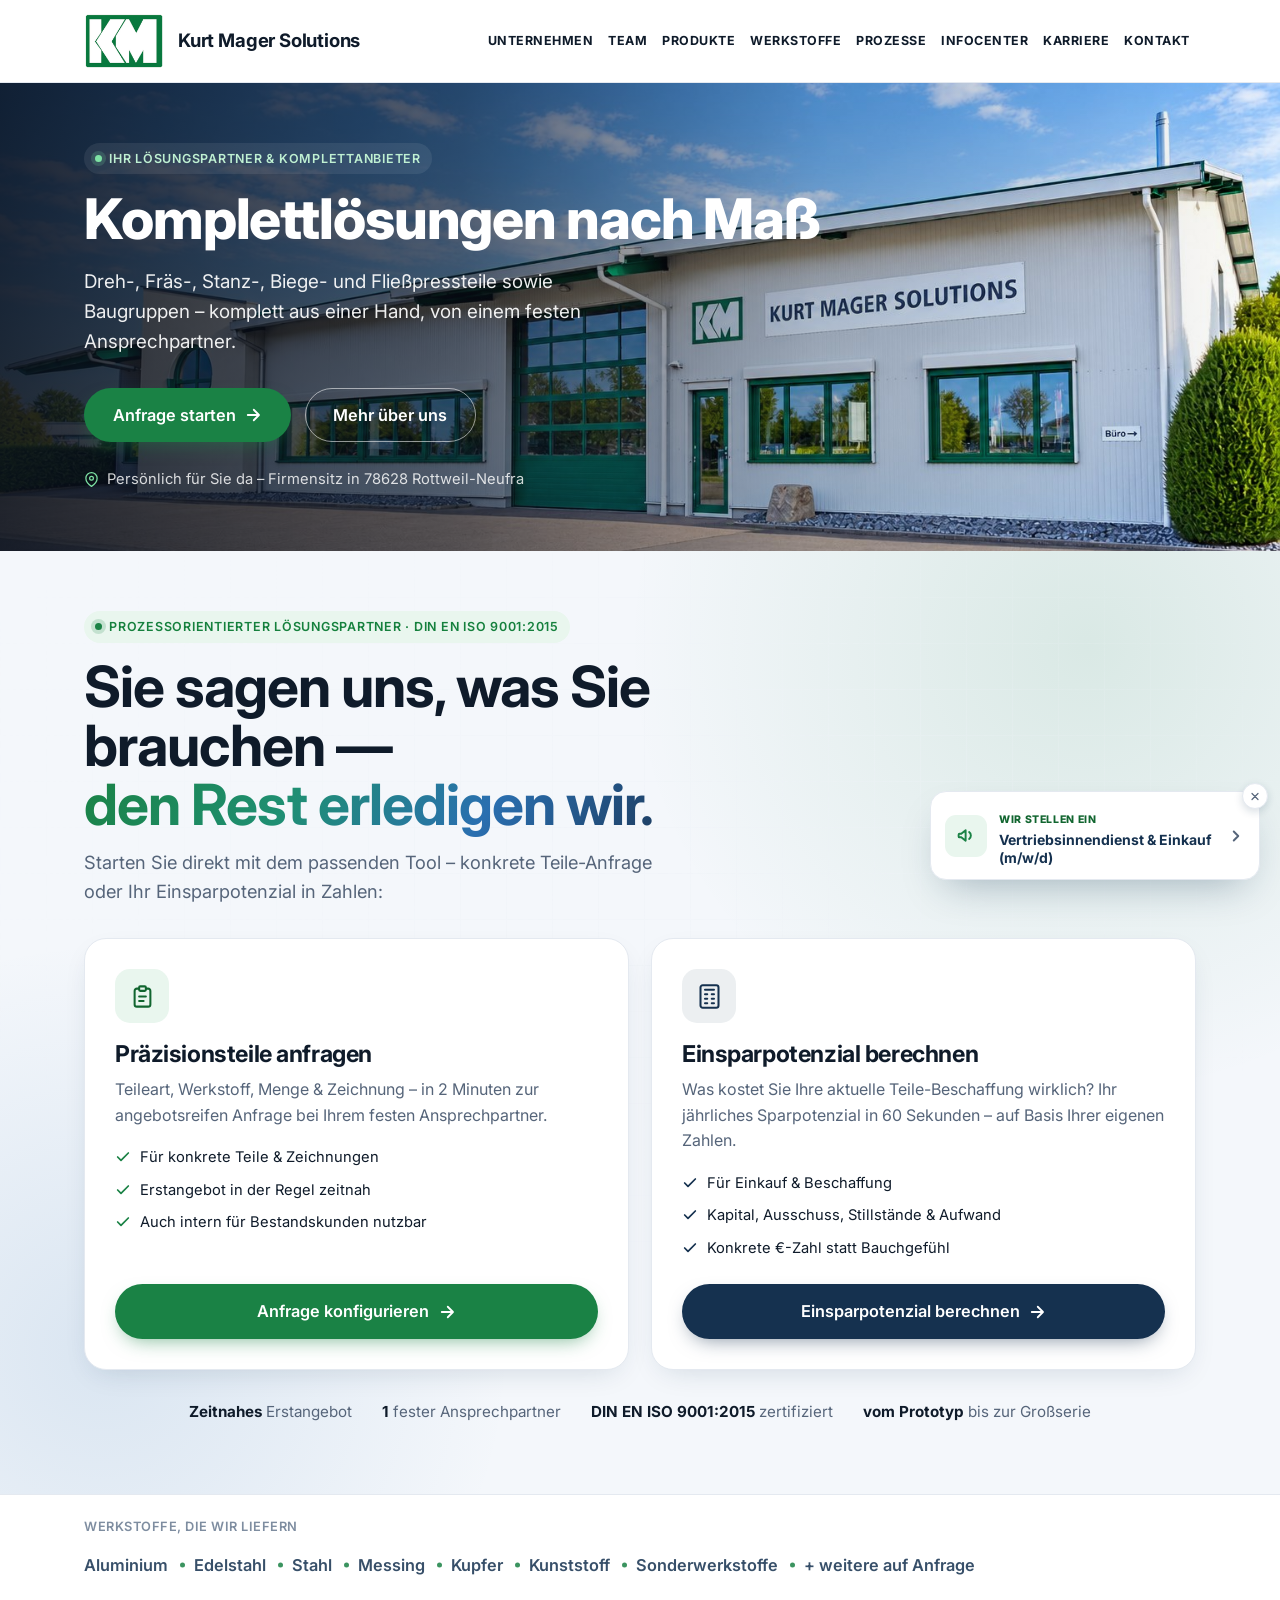
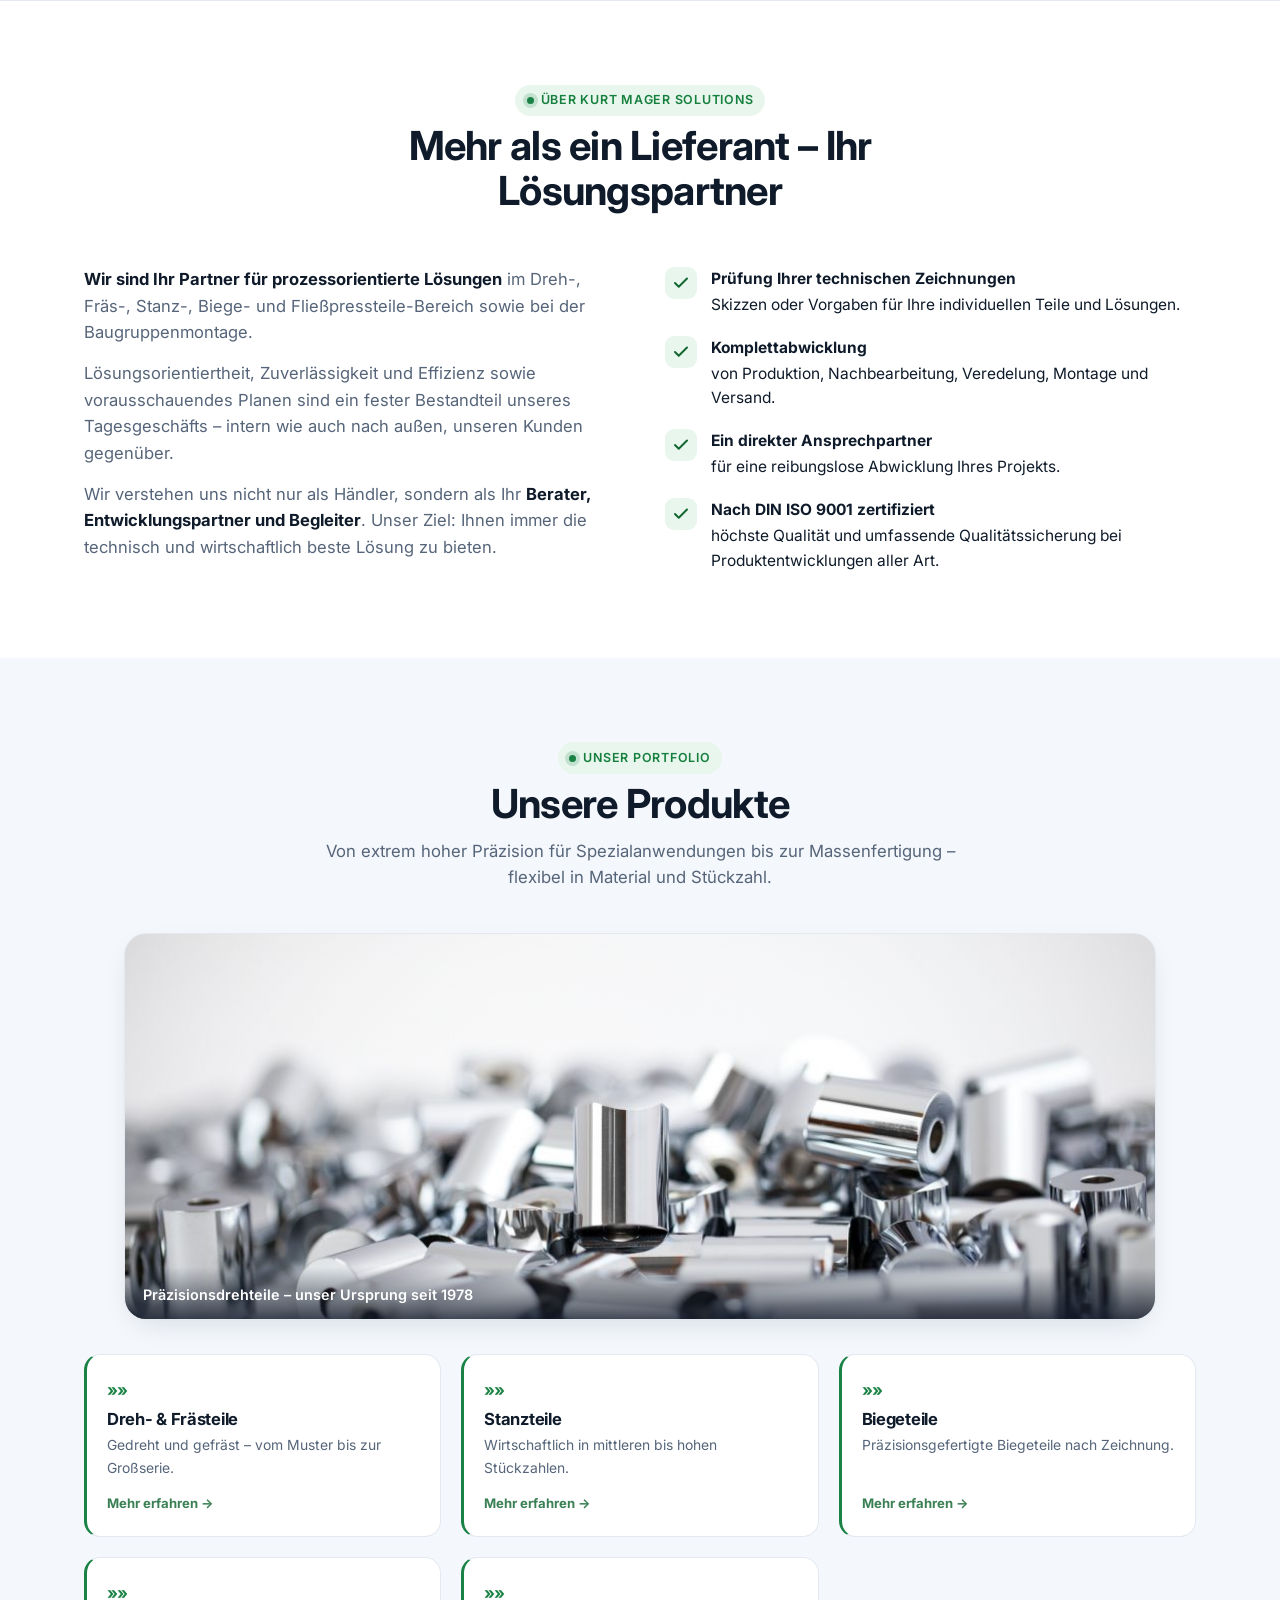
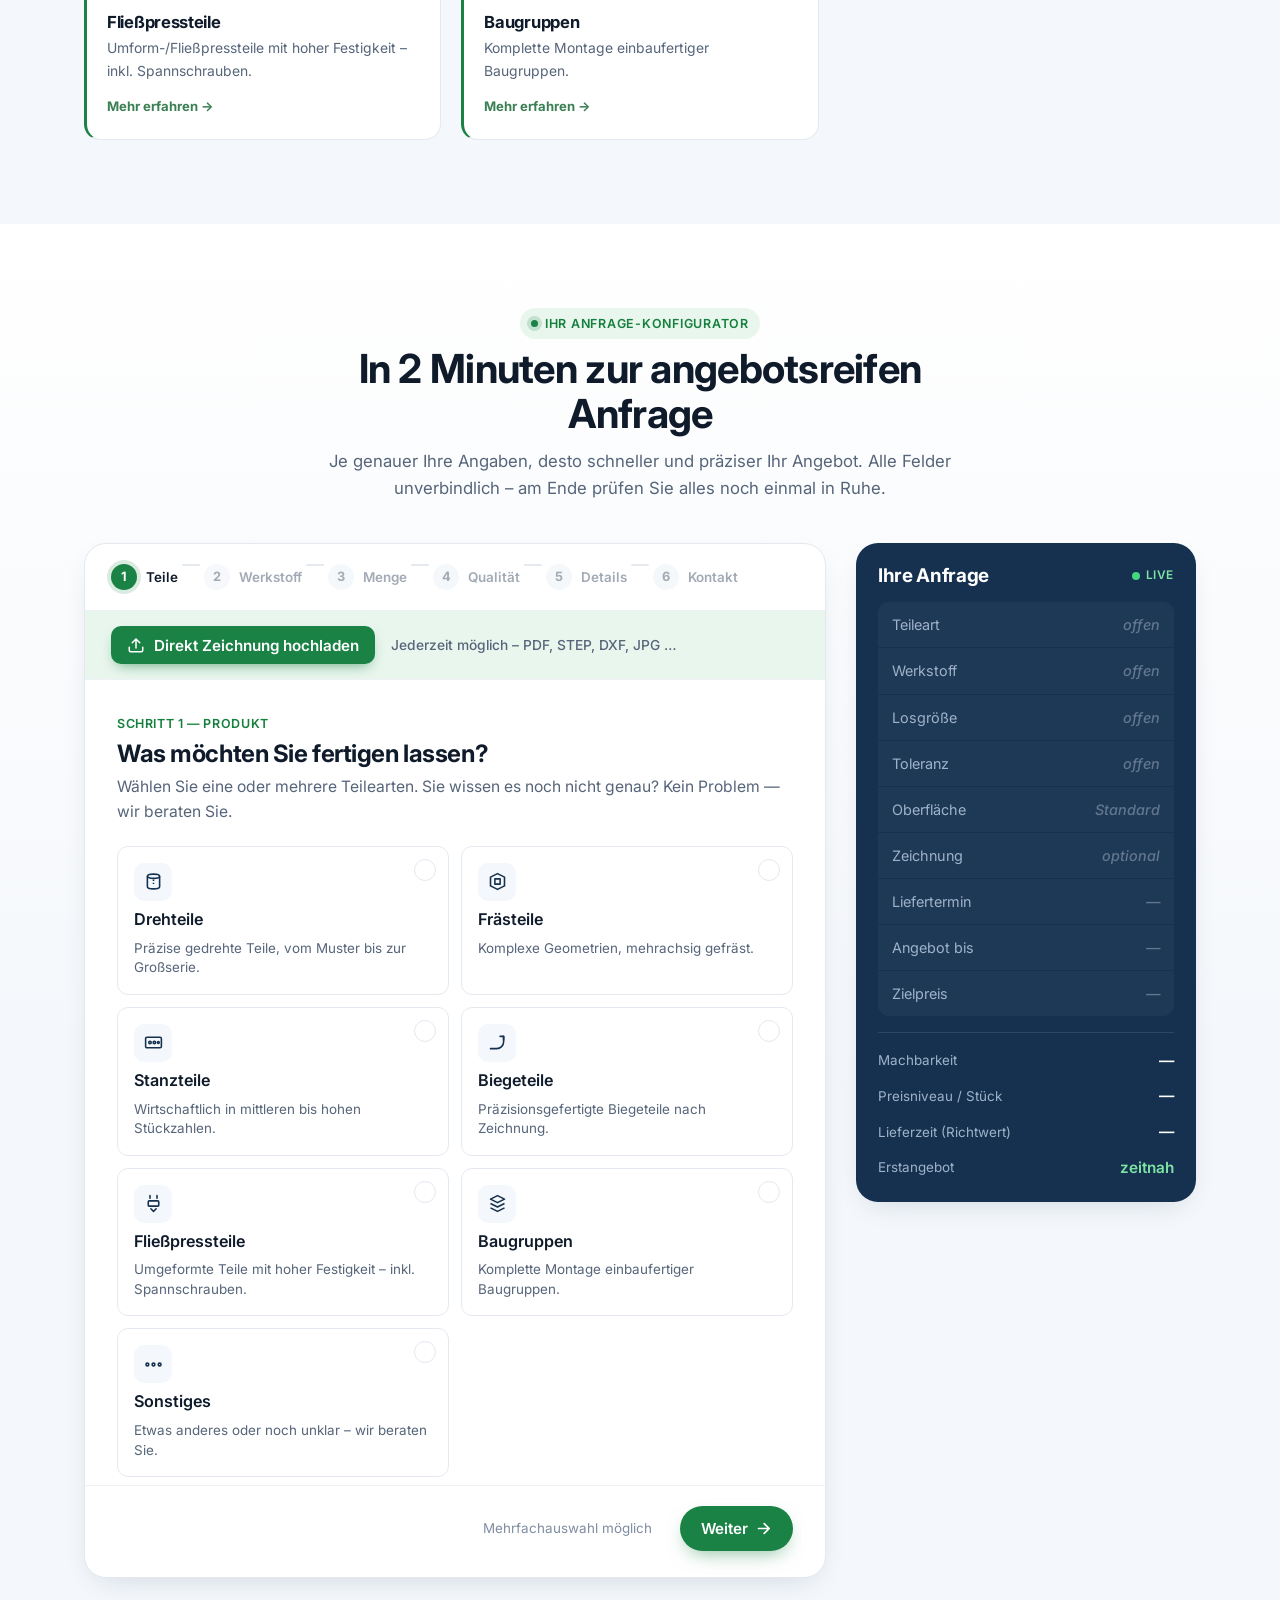
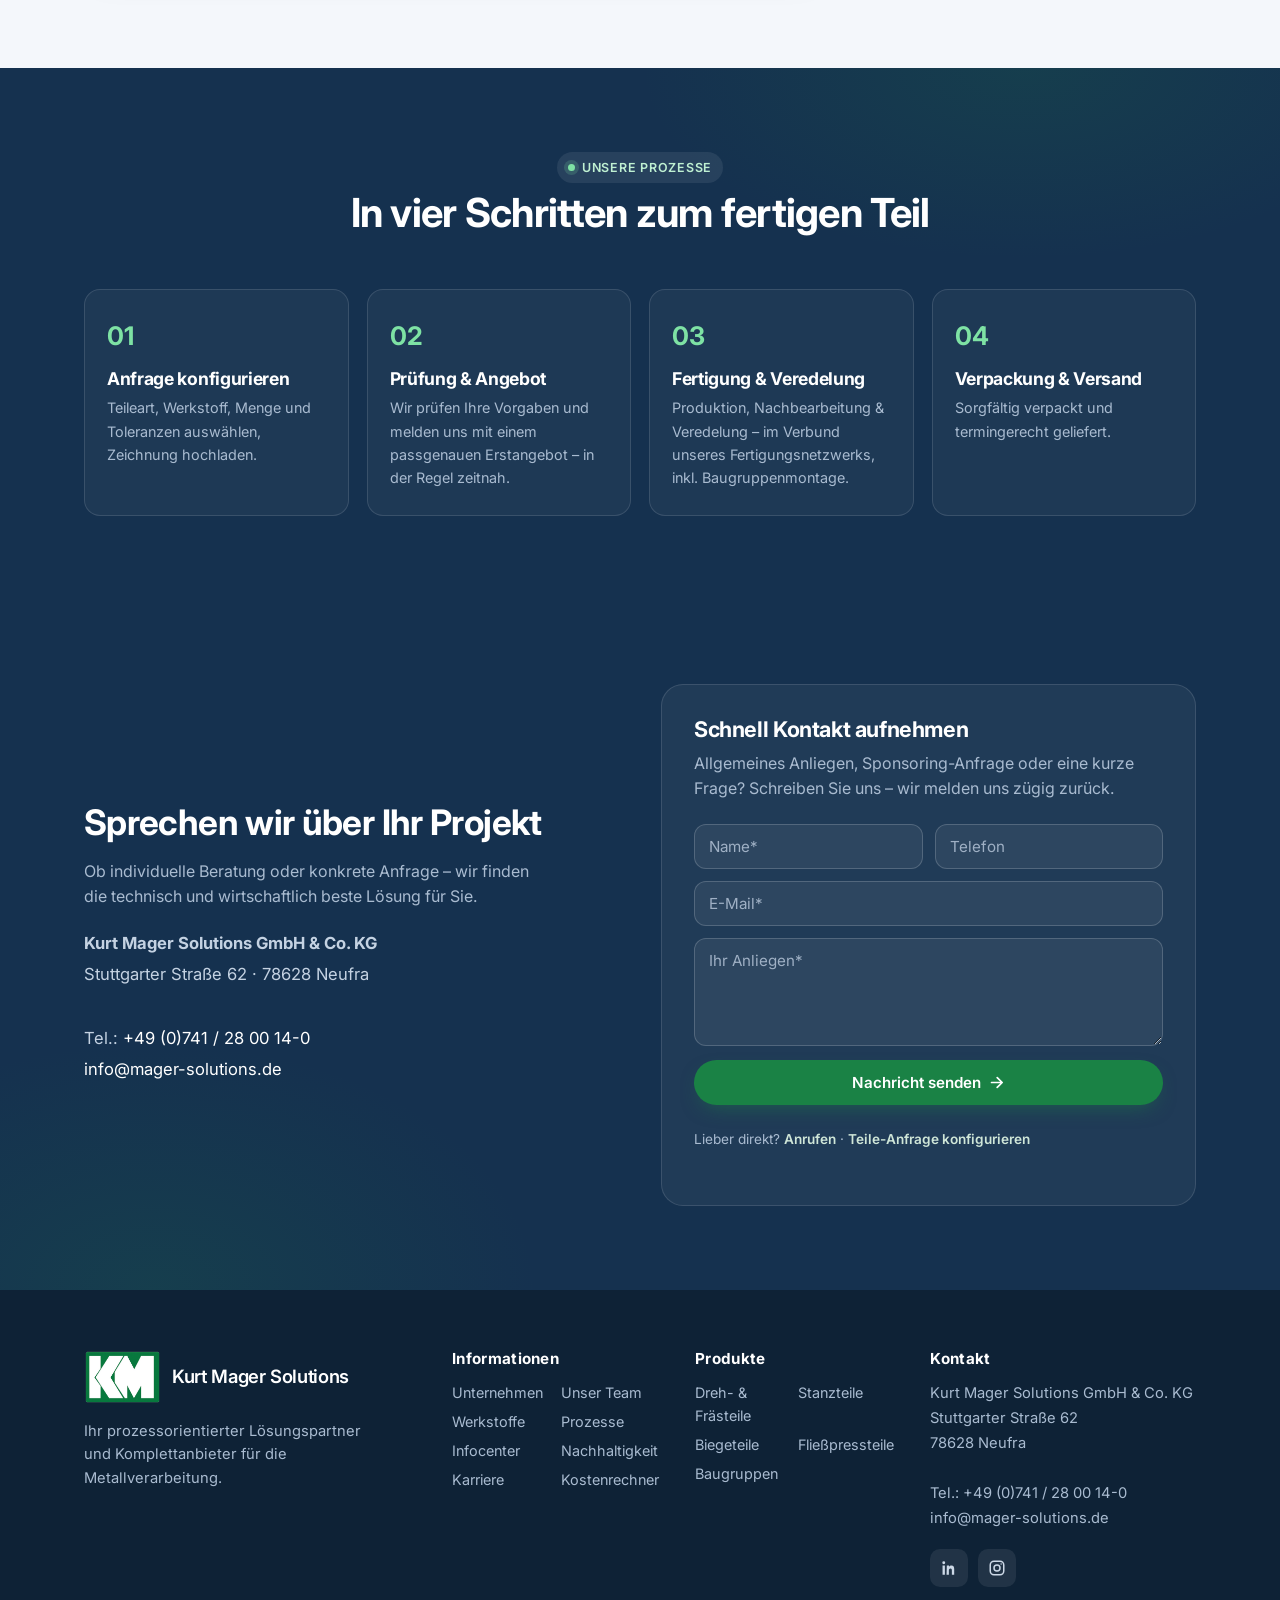
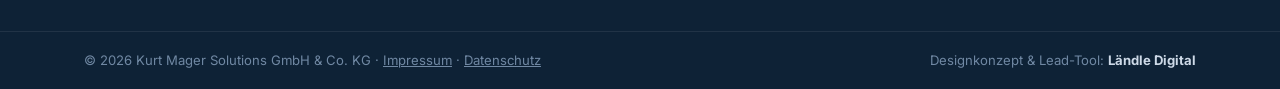
<file: index.html>
<!DOCTYPE html>
<html lang="de">
<head>
<meta charset="UTF-8" />
<meta name="viewport" content="width=device-width, initial-scale=1.0" />
<title>Kurt Mager Solutions · Präzisionsteile konfigurieren & anfragen</title>
<meta name="description" content="Dreh-, Fräs-, Stanz-, Biege- und Fließpressteile sowie Baugruppen – komplett aus einer Hand. Konfigurieren Sie Ihre Anfrage in unter 2 Minuten und erhalten Sie ein passgenaues Angebot von Ihrem festen Ansprechpartner." />
<meta property="og:title" content="Kurt Mager Solutions · Präzisionsteile konfigurieren & anfragen" />
<meta property="og:description" content="Sie sagen uns, was Sie brauchen – den Rest erledigen wir. Ihre Anfrage in unter 2 Minuten konfiguriert." />
<meta property="og:type" content="website" />
<link rel="icon" href="data:image/svg+xml,%3Csvg xmlns='http://www.w3.org/2000/svg' viewBox='0 0 100 100'%3E%3Crect width='100' height='100' rx='20' fill='%231a8245'/%3E%3Ctext x='50' y='68' font-family='Arial,sans-serif' font-size='52' font-weight='800' fill='white' text-anchor='middle'%3EKM%3C/text%3E%3C/svg%3E" />
<link rel="preconnect" href="https://fonts.googleapis.com" />
<link rel="preconnect" href="https://fonts.gstatic.com" crossorigin />
<link href="https://fonts.googleapis.com/css2?family=Inter:wght@400;500;600;700;800&display=swap" rel="stylesheet" />
<link rel="stylesheet" href="style.css?v=21" />
<style>
  /* Mobile-Fix Formular-Navigation (inline, cache-sicher) */
  @media (max-width:560px){
    .btn{white-space:normal!important;max-width:100%!important;min-width:0!important;text-align:center!important}
    .wizard__nav{flex-wrap:wrap!important;gap:10px!important}
    .wizard__nav .btn{width:100%!important;justify-content:center!important;margin-left:0!important}
    .wizard__nav .btn--primary{order:-1!important}
    #btnPrev{order:1!important}
    .wizard:not(.has-prev) #btnPrev{display:none!important}
    .wizard__hint{order:2!important;width:100%!important;margin-left:0!important;text-align:center!important}
  }
</style>
<style>
  .media{position:relative;border-radius:22px;overflow:hidden;box-shadow:var(--sh);border:1px solid var(--line);background:#eef1f5}
  .media img{display:block;width:100%;height:100%;object-fit:cover}
  .media--band{aspect-ratio:16/6}
  .media--wide{aspect-ratio:4/3}
  .media__cap{position:absolute;left:0;right:0;bottom:0;padding:16px 18px 13px;background:linear-gradient(transparent,rgba(13,22,38,.78));color:#fff;font-size:.9rem;font-weight:600}
  .media-3{display:grid;grid-template-columns:repeat(3,1fr);gap:20px}
  @media(max-width:820px){.media-3{grid-template-columns:1fr}.media--wide{aspect-ratio:16/9}}
  /* Titelbild-Hero */
  .titlehero{position:relative;overflow:hidden;background:#0c1626}
  .titlehero__img{position:absolute;inset:0;width:100%;height:100%;object-fit:cover;object-position:center 40%}
  .titlehero::after{content:"";position:absolute;inset:0;background:linear-gradient(90deg,rgba(8,15,27,.88) 0%,rgba(8,15,27,.62) 36%,rgba(8,15,27,.22) 64%,rgba(8,15,27,0) 100%)}
  .titlehero__inner{position:relative;z-index:1;min-height:clamp(380px,52vh,520px);display:flex;flex-direction:column;justify-content:center;align-items:flex-start;padding-top:60px;padding-bottom:60px}
  .titlehero__title{color:#fff;font-family:var(--disp);font-weight:800;font-size:clamp(2.1rem,5.2vw,3.5rem);line-height:1.05;letter-spacing:-.02em;margin:16px 0 0}
  .titlehero__sub{color:rgba(255,255,255,.92);font-size:clamp(1.02rem,2vw,1.18rem);line-height:1.6;max-width:48ch;margin:18px 0 0}
  .titlehero__cta{display:flex;flex-wrap:wrap;gap:14px;margin-top:30px}
  .titlehero__loc{display:inline-flex;align-items:center;gap:8px;color:rgba(255,255,255,.82);font-size:.92rem;margin:26px 0 0}
  .titlehero__loc svg{color:#7ee2a4;flex:0 0 auto}
  .btn--ondark{--bgc:transparent;--fg:#fff;border-color:rgba(255,255,255,.55)}
  .btn--ondark:hover{--bgc:rgba(255,255,255,.12);border-color:#fff}
  @media(max-width:640px){
    .titlehero__img{object-position:center 45%}
    .titlehero::after{background:linear-gradient(180deg,rgba(8,15,27,.42) 0%,rgba(8,15,27,.8) 100%)}
    .titlehero__inner{min-height:340px;padding-top:42px;padding-bottom:42px}
  }
  /* clickable product cards -> Produktseite */
  a.prodcard{display:flex;flex-direction:column;text-decoration:none;color:inherit;cursor:pointer}
  .prodcard__more{margin-top:auto;padding-top:14px;color:var(--green-700);font-weight:700;font-size:.82rem;opacity:.82;transition:opacity .15s}
  .prodcard:hover .prodcard__more{opacity:1}
  .prodcard:hover h3{color:var(--green-700)}
</style>
</head>
<body>

<!-- ============================================================ TOPBAR ============================================================ -->
<header class="topbar" id="topbar">
  <div class="shell topbar__inner">
    <a href="#top" class="brand" aria-label="Kurt Mager Solutions – Startseite">
      <img class="brand__img" src="km-mark-transparent.png" alt="Kurt Mager Solutions" style="width:auto;display:block"><span class="brand__text">Kurt Mager Solutions</span>
    </a>
    <nav class="topbar__nav topbar__nav--corp" aria-label="Hauptnavigation">
      <a href="unternehmen.html">Unternehmen</a>
      <a href="team.html">Team</a>
      <a href="#produkte">Produkte</a>
      <a href="werkstoffe.html">Werkstoffe</a>
      <a href="prozesse.html">Prozesse</a>
      <a href="infocenter.html">Infocenter</a>
      <a href="karriere.html">Karriere</a>
      <a href="#kontakt">Kontakt</a>
    </nav>
    <button class="burger" id="burger" aria-label="Menü öffnen" aria-expanded="false"><span></span><span></span><span></span></button>
  </div>
  <div class="topbar__mobile" id="topbarMobile">
    <a href="#top">Startseite</a>
    <a href="unternehmen.html">Unternehmen</a>
    <a href="team.html">Unser Team</a>
    <a href="#produkte">Produkte</a>
    <a href="werkstoffe.html">Werkstoffe</a>
    <a href="prozesse.html">Prozesse</a>
    <a href="infocenter.html">Infocenter</a>
    <a href="rechner.html">Kostenrechner</a>
    <a href="karriere.html">Karriere</a>
    <a href="#kontakt">Kontakt</a>
    <a href="#anfrage" class="btn btn--primary btn--block js-scroll">Anfrage starten</a>
  </div>
</header>

<main id="top">

<!-- ============================================================ TITELBILD ============================================================ -->
<section class="titlehero">
  <img class="titlehero__img" src="kurt-mager-solutions-neufra-ki.jpg" onerror="this.onerror=null;this.src='kurt-mager-solutions-gmbH-co-kg-neufra.jpg'" alt="Firmensitz der Kurt Mager Solutions GmbH &amp; Co. KG in Neufra" fetchpriority="high">
  <div class="shell titlehero__inner">
    <span class="eyebrow eyebrow--light"><span class="dot"></span>Ihr Lösungspartner &amp; Komplettanbieter</span>
    <h1 class="titlehero__title">Komplettlösungen nach Maß</h1>
    <p class="titlehero__sub">Dreh-, Fräs-, Stanz-, Biege- und Fließpressteile sowie Baugruppen – komplett aus einer Hand, von einem festen Ansprechpartner.</p>
    <div class="titlehero__cta">
      <a href="#anfrage" class="btn btn--primary btn--lg js-scroll">Anfrage starten
        <svg viewBox="0 0 24 24" width="18" height="18" fill="none" stroke="currentColor" stroke-width="2.4" stroke-linecap="round" stroke-linejoin="round" aria-hidden="true"><path d="M5 12h14M13 5l7 7-7 7"/></svg>
      </a>
      <a href="#unternehmen" class="btn btn--ondark btn--lg js-scroll">Mehr über uns</a>
    </div>
    <p class="titlehero__loc"><svg viewBox="0 0 24 24" width="15" height="15" fill="none" stroke="currentColor" stroke-width="2" stroke-linecap="round" stroke-linejoin="round" aria-hidden="true"><path d="M21 10c0 7-9 13-9 13s-9-6-9-13a9 9 0 0 1 18 0z"/><circle cx="12" cy="10" r="3"/></svg>Persönlich für Sie da – Firmensitz in 78628 Rottweil-Neufra</p>
  </div>
</section>

<!-- ============================================================ HERO ============================================================ -->
<section class="hero hero--tools">
  <div class="hero__bg" aria-hidden="true"></div>
  <div class="shell">
    <div class="hero__lead">
      <span class="eyebrow"><span class="dot"></span>Prozessorientierter Lösungspartner · DIN EN ISO 9001:2015</span>
      <h2 class="hero__title">Sie sagen uns, was Sie brauchen —<br><span class="grad">den Rest erledigen wir.</span></h2>
      <p class="hero__sub">Starten Sie direkt mit dem passenden Tool – konkrete Teile-Anfrage oder Ihr Einsparpotenzial in Zahlen:</p>
    </div>

    <div class="toolcards">
      <article class="toolcard">
        <span class="toolcard__ic" aria-hidden="true"><svg viewBox="0 0 24 24" fill="none" stroke="currentColor" stroke-width="1.8" stroke-linecap="round" stroke-linejoin="round"><path d="M9 5H7a2 2 0 0 0-2 2v12a2 2 0 0 0 2 2h10a2 2 0 0 0 2-2V7a2 2 0 0 0-2-2h-2"/><rect x="9" y="3" width="6" height="4" rx="1"/><path d="M9 12h6M9 16h4"/></svg></span>
        <h2>Präzisionsteile anfragen</h2>
        <p>Teileart, Werkstoff, Menge &amp; Zeichnung – in 2 Minuten zur angebotsreifen Anfrage bei Ihrem festen Ansprechpartner.</p>
        <ul class="toolcard__pts">
          <li><svg viewBox="0 0 24 24" fill="none" stroke="currentColor" stroke-width="2.6" stroke-linecap="round" stroke-linejoin="round"><path d="M20 6 9 17l-5-5"/></svg>Für konkrete Teile &amp; Zeichnungen</li>
          <li><svg viewBox="0 0 24 24" fill="none" stroke="currentColor" stroke-width="2.6" stroke-linecap="round" stroke-linejoin="round"><path d="M20 6 9 17l-5-5"/></svg>Erstangebot in der Regel zeitnah</li>
          <li><svg viewBox="0 0 24 24" fill="none" stroke="currentColor" stroke-width="2.6" stroke-linecap="round" stroke-linejoin="round"><path d="M20 6 9 17l-5-5"/></svg>Auch intern für Bestandskunden nutzbar</li>
        </ul>
        <a href="#anfrage" class="btn btn--primary btn--lg btn--block js-scroll">Anfrage konfigurieren
          <svg viewBox="0 0 24 24" width="18" height="18" fill="none" stroke="currentColor" stroke-width="2.4" stroke-linecap="round" stroke-linejoin="round" aria-hidden="true"><path d="M5 12h14M13 5l7 7-7 7"/></svg>
        </a>
      </article>

      <article class="toolcard toolcard--calc">
        <span class="toolcard__ic" aria-hidden="true"><svg viewBox="0 0 24 24" fill="none" stroke="currentColor" stroke-width="1.8" stroke-linecap="round" stroke-linejoin="round"><rect x="4" y="2" width="16" height="20" rx="2"/><path d="M8 6h8M8 10h2M14 10h2M8 14h2M14 14h2M8 18h2M14 18h2"/></svg></span>
        <h2>Einsparpotenzial berechnen</h2>
        <p>Was kostet Sie Ihre aktuelle Teile-Beschaffung wirklich? Ihr jährliches Sparpotenzial in 60 Sekunden – auf Basis Ihrer eigenen Zahlen.</p>
        <ul class="toolcard__pts">
          <li><svg viewBox="0 0 24 24" fill="none" stroke="currentColor" stroke-width="2.6" stroke-linecap="round" stroke-linejoin="round"><path d="M20 6 9 17l-5-5"/></svg>Für Einkauf &amp; Beschaffung</li>
          <li><svg viewBox="0 0 24 24" fill="none" stroke="currentColor" stroke-width="2.6" stroke-linecap="round" stroke-linejoin="round"><path d="M20 6 9 17l-5-5"/></svg>Kapital, Ausschuss, Stillstände &amp; Aufwand</li>
          <li><svg viewBox="0 0 24 24" fill="none" stroke="currentColor" stroke-width="2.6" stroke-linecap="round" stroke-linejoin="round"><path d="M20 6 9 17l-5-5"/></svg>Konkrete €-Zahl statt Bauchgefühl</li>
        </ul>
        <a href="rechner.html" class="btn btn--navy btn--lg btn--block">Einsparpotenzial berechnen
          <svg viewBox="0 0 24 24" width="18" height="18" fill="none" stroke="currentColor" stroke-width="2.4" stroke-linecap="round" stroke-linejoin="round" aria-hidden="true"><path d="M5 12h14M13 5l7 7-7 7"/></svg>
        </a>
      </article>
    </div>

    <ul class="hero__trust hero__trust--center">
      <li><strong>Zeitnahes</strong> Erstangebot</li>
      <li><strong>1</strong> fester Ansprechpartner</li>
      <li><strong>DIN EN ISO 9001:2015</strong> zertifiziert</li>
      <li><strong>vom Prototyp</strong> bis zur Großserie</li>
    </ul>
  </div>
</section>

<!-- ============================================================ WERKSTOFFE STRIP ============================================================ -->
<section class="strip" id="werkstoffe">
  <div class="shell strip__inner">
    <span class="strip__label">Werkstoffe, die wir liefern</span>
    <ul class="strip__items">
      <li>Aluminium</li><li>Edelstahl</li><li>Stahl</li><li>Messing</li><li>Kupfer</li><li>Kunststoff</li><li>Sonderwerkstoffe</li><li>+ weitere auf Anfrage</li>
    </ul>
  </div>
</section>

<!-- ============================================================ UNTERNEHMEN / KOMPLETTLÖSUNGEN ============================================================ -->
<section class="about" id="unternehmen">
  <div class="shell">
    <header class="config__head">
      <span class="eyebrow eyebrow--center"><span class="dot"></span>Über Kurt Mager Solutions</span>
      <h2 class="sec__title">Mehr als ein Lieferant – Ihr Lösungspartner</h2>
    </header>
    <div class="about__grid">
      <div class="about__intro">
        <p><strong>Wir sind Ihr Partner für prozessorientierte Lösungen</strong> im Dreh-, Fräs-, Stanz-, Biege- und Fließpressteile-Bereich sowie bei der Baugruppenmontage.</p>
        <p>Lösungsorientiertheit, Zuverlässigkeit und Effizienz sowie vorausschauendes Planen sind ein fester Bestandteil unseres Tagesgeschäfts – intern wie auch nach außen, unseren Kunden gegenüber.</p>
        <p>Wir verstehen uns nicht nur als Händler, sondern als Ihr <strong>Berater, Entwicklungspartner und Begleiter</strong>. Unser Ziel: Ihnen immer die technisch und wirtschaftlich beste Lösung zu bieten.</p>
      </div>
      <ul class="checklist">
        <li><span class="ck"><svg viewBox="0 0 24 24" fill="none" stroke="currentColor" stroke-width="2.6" stroke-linecap="round" stroke-linejoin="round"><path d="M20 6 9 17l-5-5"/></svg></span><p><strong>Prüfung Ihrer technischen Zeichnungen</strong>Skizzen oder Vorgaben für Ihre individuellen Teile und Lösungen.</p></li>
        <li><span class="ck"><svg viewBox="0 0 24 24" fill="none" stroke="currentColor" stroke-width="2.6" stroke-linecap="round" stroke-linejoin="round"><path d="M20 6 9 17l-5-5"/></svg></span><p><strong>Komplettabwicklung</strong>von Produktion, Nachbearbeitung, Veredelung, Montage und Versand.</p></li>
        <li><span class="ck"><svg viewBox="0 0 24 24" fill="none" stroke="currentColor" stroke-width="2.6" stroke-linecap="round" stroke-linejoin="round"><path d="M20 6 9 17l-5-5"/></svg></span><p><strong>Ein direkter Ansprechpartner</strong>für eine reibungslose Abwicklung Ihres Projekts.</p></li>
        <li><span class="ck"><svg viewBox="0 0 24 24" fill="none" stroke="currentColor" stroke-width="2.6" stroke-linecap="round" stroke-linejoin="round"><path d="M20 6 9 17l-5-5"/></svg></span><p><strong>Nach DIN ISO 9001 zertifiziert</strong>höchste Qualität und umfassende Qualitätssicherung bei Produktentwicklungen aller Art.</p></li>
      </ul>
    </div>
  </div>
</section>

<!-- ============================================================ PRODUKTE ============================================================ -->
<section class="produkte" id="produkte">
  <div class="shell">
    <header class="config__head">
      <span class="eyebrow eyebrow--center"><span class="dot"></span>Unser Portfolio</span>
      <h2 class="sec__title">Unsere Produkte</h2>
      <p class="sec__sub">Von extrem hoher Präzision für Spezialanwendungen bis zur Massenfertigung – flexibel in Material und Stückzahl.</p>
    </header>
    <figure class="media media--band" style="margin-bottom:34px">
      <img src="Buchse-1024x683-1.jpg" alt="Glänzende Präzisionsdrehteile (Buchsen) aus Metall" loading="lazy">
      <figcaption class="media__cap">Präzisionsdrehteile – unser Ursprung seit 1978</figcaption>
    </figure>
    <div class="prod__grid">
      <a class="prodcard" href="produkte.html#prod-dreh-fraesteile"><span class="prodcard__chev">»»</span><h3>Dreh- &amp; Frästeile</h3><p>Gedreht und gefräst – vom Muster bis zur Großserie.</p><span class="prodcard__more">Mehr erfahren →</span></a>
      <a class="prodcard" href="produkte.html#prod-stanzteile"><span class="prodcard__chev">»»</span><h3>Stanzteile</h3><p>Wirtschaftlich in mittleren bis hohen Stückzahlen.</p><span class="prodcard__more">Mehr erfahren →</span></a>
      <a class="prodcard" href="produkte.html#prod-biegeteile"><span class="prodcard__chev">»»</span><h3>Biegeteile</h3><p>Präzisionsgefertigte Biegeteile nach Zeichnung.</p><span class="prodcard__more">Mehr erfahren →</span></a>
      <a class="prodcard" href="produkte.html#prod-fliesspressteile"><span class="prodcard__chev">»»</span><h3>Fließpressteile</h3><p>Umform-/Fließpressteile mit hoher Festigkeit – inkl. Spannschrauben.</p><span class="prodcard__more">Mehr erfahren →</span></a>
      <a class="prodcard" href="produkte.html#prod-baugruppen"><span class="prodcard__chev">»»</span><h3>Baugruppen</h3><p>Komplette Montage einbaufertiger Baugruppen.</p><span class="prodcard__more">Mehr erfahren →</span></a>
    </div>
  </div>
</section>

<!-- ============================================================ CONFIGURATOR ============================================================ -->
<section class="config" id="anfrage">
  <div class="shell">
    <header class="config__head">
      <span class="eyebrow eyebrow--center"><span class="dot"></span>Ihr Anfrage-Konfigurator</span>
      <h2 class="sec__title">In 2 Minuten zur angebotsreifen Anfrage</h2>
      <p class="sec__sub">Je genauer Ihre Angaben, desto schneller und präziser Ihr Angebot. Alle Felder unverbindlich – am Ende prüfen Sie alles noch einmal in Ruhe.</p>
    </header>

    <div class="config__grid">
      <div class="config__main">
        <div class="wizard" id="wizard">
          <div class="wizard__progress" id="progress"></div>
          <div class="wizard__draw">
            <button type="button" class="wizard__draw-btn" id="btnDraw">
              <svg viewBox="0 0 24 24" width="18" height="18" fill="none" stroke="currentColor" stroke-width="2" stroke-linecap="round" stroke-linejoin="round" aria-hidden="true"><path d="M21 15v4a2 2 0 0 1-2 2H5a2 2 0 0 1-2-2v-4"/><path d="M7 9l5-5 5 5M12 4v12"/></svg>
              Direkt Zeichnung hochladen
            </button>
            <span class="wizard__draw-status" id="drawStatus">Jederzeit möglich – PDF, STEP, DXF, JPG …</span>
            <input type="file" id="drawInput" multiple accept=".pdf,.step,.stp,.dxf,.dwg,.igs,.iges,.jpg,.jpeg,.png,.zip" hidden>
          </div>
          <form class="wizard__body" id="wizardBody" novalidate></form>
          <div class="wizard__nav">
            <button type="button" class="btn btn--ghost" id="btnPrev">
              <svg viewBox="0 0 24 24" width="17" height="17" fill="none" stroke="currentColor" stroke-width="2.4" stroke-linecap="round" stroke-linejoin="round" aria-hidden="true"><path d="M19 12H5M11 19l-7-7 7-7"/></svg>
              Zurück
            </button>
            <span class="wizard__hint" id="stepHint"></span>
            <button type="button" class="btn btn--primary" id="btnNext">Weiter
              <svg viewBox="0 0 24 24" width="17" height="17" fill="none" stroke="currentColor" stroke-width="2.4" stroke-linecap="round" stroke-linejoin="round" aria-hidden="true"><path d="M5 12h14M13 5l7 7-7 7"/></svg>
            </button>
          </div>
        </div>
      </div>

      <aside class="config__aside">
        <div class="summary" id="summary">
          <div class="summary__head">
            <h3>Ihre Anfrage</h3>
            <span class="summary__live"><span class="pulse"></span>live</span>
          </div>
          <div class="summary__body" id="summaryBody"></div>
          <div class="estimate" id="estimate"></div>
        </div>
      </aside>
    </div>
  </div>
</section>

<!-- ============================================================ PROZESSE / ABLAUF ============================================================ -->
<section class="flow" id="ablauf">
  <div class="shell">
    <header class="config__head">
      <span class="eyebrow eyebrow--center eyebrow--light"><span class="dot"></span>Unsere Prozesse</span>
      <h2 class="sec__title sec__title--light">In vier Schritten zum fertigen Teil</h2>
    </header>
    <ol class="flow__steps">
      <li><span class="flow__n">01</span><h3>Anfrage konfigurieren</h3><p>Teileart, Werkstoff, Menge und Toleranzen auswählen, Zeichnung hochladen.</p></li>
      <li><span class="flow__n">02</span><h3>Prüfung &amp; Angebot</h3><p>Wir prüfen Ihre Vorgaben und melden uns mit einem passgenauen Erstangebot – in der Regel zeitnah.</p></li>
      <li><span class="flow__n">03</span><h3>Fertigung &amp; Veredelung</h3><p>Produktion, Nachbearbeitung &amp; Veredelung – im Verbund unseres Fertigungsnetzwerks, inkl. Baugruppenmontage.</p></li>
      <li><span class="flow__n">04</span><h3>Verpackung &amp; Versand</h3><p>Sorgfältig verpackt und termingerecht geliefert.</p></li>
    </ol>
  </div>
</section>

<!-- ============================================================ KONTAKT ============================================================ -->
<section class="contact" id="kontakt">
  <div class="shell">
    <div class="contact__grid">
      <div class="contact__info">
        <h2>Sprechen wir über Ihr Projekt</h2>
        <p>Ob individuelle Beratung oder konkrete Anfrage – wir finden die technisch und wirtschaftlich beste Lösung für Sie.</p>
        <address>
          <strong>Kurt Mager Solutions GmbH &amp; Co. KG</strong><br />
          Stuttgarter Straße 62 · 78628 Neufra<br /><br />
          Tel.: <a href="tel:+49741280014">+49 (0)741 / 28 00 14-0</a><br />
          <a href="mailto:info@mager-solutions.de">info@mager-solutions.de</a>
        </address>
      </div>
      <div class="contact__card">
        <h3>Schnell Kontakt aufnehmen</h3>
        <p>Allgemeines Anliegen, Sponsoring-Anfrage oder eine kurze Frage? Schreiben Sie uns – wir melden uns zügig zurück.</p>
        <form class="cform" id="contactForm" novalidate>
          <div class="cform__row">
            <input type="text" id="cfName" placeholder="Name*" autocomplete="name" required>
            <input type="tel" id="cfTel" placeholder="Telefon" autocomplete="tel">
          </div>
          <input type="email" id="cfMail" placeholder="E-Mail*" autocomplete="email" required>
          <textarea id="cfMsg" placeholder="Ihr Anliegen*" required></textarea>
          <button type="submit" class="btn btn--primary btn--block">Nachricht senden
            <svg viewBox="0 0 24 24" width="17" height="17" fill="none" stroke="currentColor" stroke-width="2.4" stroke-linecap="round" stroke-linejoin="round"><path d="M5 12h14M13 5l7 7-7 7"/></svg>
          </button>
          <p class="cform__alt" id="cfHint">Lieber direkt? <a href="tel:+49741280014">Anrufen</a> · <a href="#anfrage" class="js-scroll">Teile-Anfrage konfigurieren</a></p>
        </form>
      </div>
    </div>
  </div>
</section>

<!-- ============================================================ FOOTER ============================================================ -->
<footer class="footer">
  <div class="shell footer__inner footer__inner--4">
    <div class="footer__col footer__brand">
      <a href="index.html" class="brand brand--footer" aria-label="Kurt Mager Solutions – Startseite">
        <img class="brand__img" src="km-mark-transparent.png" alt="Kurt Mager Solutions" style="height:54px;width:auto;display:block"><span class="brand__text" style="font-size:1.15rem">Kurt Mager Solutions</span>
      </a>
      <p>Ihr prozessorientierter Lösungspartner und Komplettanbieter für die Metallverarbeitung.</p>
    </div>
    <div class="footer__col">
      <h4>Informationen</h4>
      <ul>
        <li><a href="unternehmen.html">Unternehmen</a></li>
        <li><a href="team.html">Unser Team</a></li>
        <li><a href="werkstoffe.html">Werkstoffe</a></li>
        <li><a href="prozesse.html">Prozesse</a></li>
        <li><a href="infocenter.html">Infocenter</a></li>
        <li><a href="nachhaltigkeit.html">Nachhaltigkeit</a></li>
        <li><a href="karriere.html">Karriere</a></li>
        <li><a href="rechner.html">Kostenrechner</a></li>
      </ul>
    </div>
    <div class="footer__col">
      <h4>Produkte</h4>
      <ul>
        <li>Dreh- &amp; Frästeile</li><li>Stanzteile</li><li>Biegeteile</li><li>Fließpressteile</li><li>Baugruppen</li>
      </ul>
    </div>
    <div class="footer__col">
      <h4>Kontakt</h4>
      <address>
        Kurt Mager Solutions GmbH &amp; Co. KG<br />
        Stuttgarter Straße 62<br />
        78628 Neufra<br /><br />
        Tel.: <a href="tel:+49741280014">+49 (0)741 / 28 00 14-0</a><br />
        <a href="mailto:info@mager-solutions.de">info@mager-solutions.de</a>
      </address>
      <div class="socials">
        <a href="https://www.linkedin.com/company/kurt-mager-solutions-gmbh-co-kg/" target="_blank" rel="noopener" class="social" aria-label="LinkedIn"><svg viewBox="0 0 24 24" fill="currentColor" aria-hidden="true"><path d="M6.94 5a1.94 1.94 0 1 1-3.88 0 1.94 1.94 0 0 1 3.88 0zM3.4 8.5h3.1V21H3.4zM9.1 8.5h3v1.7h.04c.42-.8 1.45-1.64 2.98-1.64 3.2 0 3.8 2.1 3.8 4.8V21h-3.1v-5.5c0-1.3 0-3-1.85-3s-2.13 1.44-2.13 2.9V21h-3.1z"/></svg></a>
        <a href="https://www.instagram.com/kurtmagersolutions/" target="_blank" rel="noopener" class="social" aria-label="Instagram"><svg viewBox="0 0 24 24" fill="none" stroke="currentColor" stroke-width="2" aria-hidden="true"><rect x="3" y="3" width="18" height="18" rx="5"/><circle cx="12" cy="12" r="4"/><circle cx="17.5" cy="6.5" r="1" fill="currentColor" stroke="none"/></svg></a>
      </div>
    </div>
  </div>
  <div class="footer__bar">
    <div class="shell footer__bar-inner">
      <span>© <span id="year"></span> Kurt Mager Solutions GmbH &amp; Co. KG · <a href="impressum.html" style="color:inherit;text-decoration:underline">Impressum</a> · <a href="datenschutz.html" style="color:inherit;text-decoration:underline">Datenschutz</a></span>
      <span class="footer__credit">Designkonzept &amp; Lead-Tool: <a href="https://www.laendle-digital.com" target="_blank" rel="noopener" style="color:#cdd9e7"><strong>Ländle Digital</strong></a></span>
    </div>
  </div>
</footer>

</main>

<script src="app.js?v=14" defer></script>
<script src="enhance.js?v=1" defer></script>
<script src="jobpopup.js?v=3" defer></script>
<script>
  (function(){
    var f=document.getElementById('contactForm'); if(!f) return;
    function val(id){return (document.getElementById(id).value||'').trim();}
    f.addEventListener('submit',function(e){
      e.preventDefault();
      var name=val('cfName'),tel=val('cfTel'),mail=val('cfMail'),msg=val('cfMsg'),ok=true;
      [['cfName',name],['cfMail',mail],['cfMsg',msg]].forEach(function(p){
        var el=document.getElementById(p[0]); if(!p[1]){el.style.borderColor='#ff8a8a';ok=false;} else {el.style.borderColor='';}
      });
      if(!ok) return;
      var subj='Anfrage über die Website – '+name;
      var bodyTxt='Name: '+name+'\nTelefon: '+(tel||'—')+'\nE-Mail: '+mail+'\n\nAnliegen:\n'+msg;
      var mailtoUrl='mailto:info@mager-solutions.de?subject='+encodeURIComponent(subj)+'&body='+encodeURIComponent(bodyTxt);
      var hint=document.getElementById('cfHint');
      hint.textContent='Wird gesendet …';
      fetch('https://api.web3forms.com/submit',{
        method:'POST',headers:{'Content-Type':'application/json',Accept:'application/json'},
        body:JSON.stringify({access_key:'c6eb7fa2-94d4-467d-9405-d3d36699123d',subject:subj,from_name:'Website Kurt Mager Solutions',botcheck:'',Name:name,name:name,Telefon:(tel||'—'),email:mail,Anliegen:msg})
      }).then(function(r){return r.json();}).then(function(d){
        if(d&&d.success){ f.reset(); hint.textContent='Danke! Ihre Nachricht ist bei uns eingegangen – wir melden uns zeitnah.'; }
        else { throw new Error('x'); }
      }).catch(function(){
        hint.innerHTML='Senden gerade nicht möglich – bitte <a href="'+mailtoUrl+'">hier per E-Mail senden</a> oder anrufen: <a href="tel:+49741280014">0741 / 28 00 14-0</a>.';
      });
    });
  })();
</script>
<!-- WEBUNDO Analytics -->
<script src="https://analytics.laendle-digital.com/tracker.js" data-website-id="kurt_mager_solutions" defer></script>
</body>
</html>
</file>
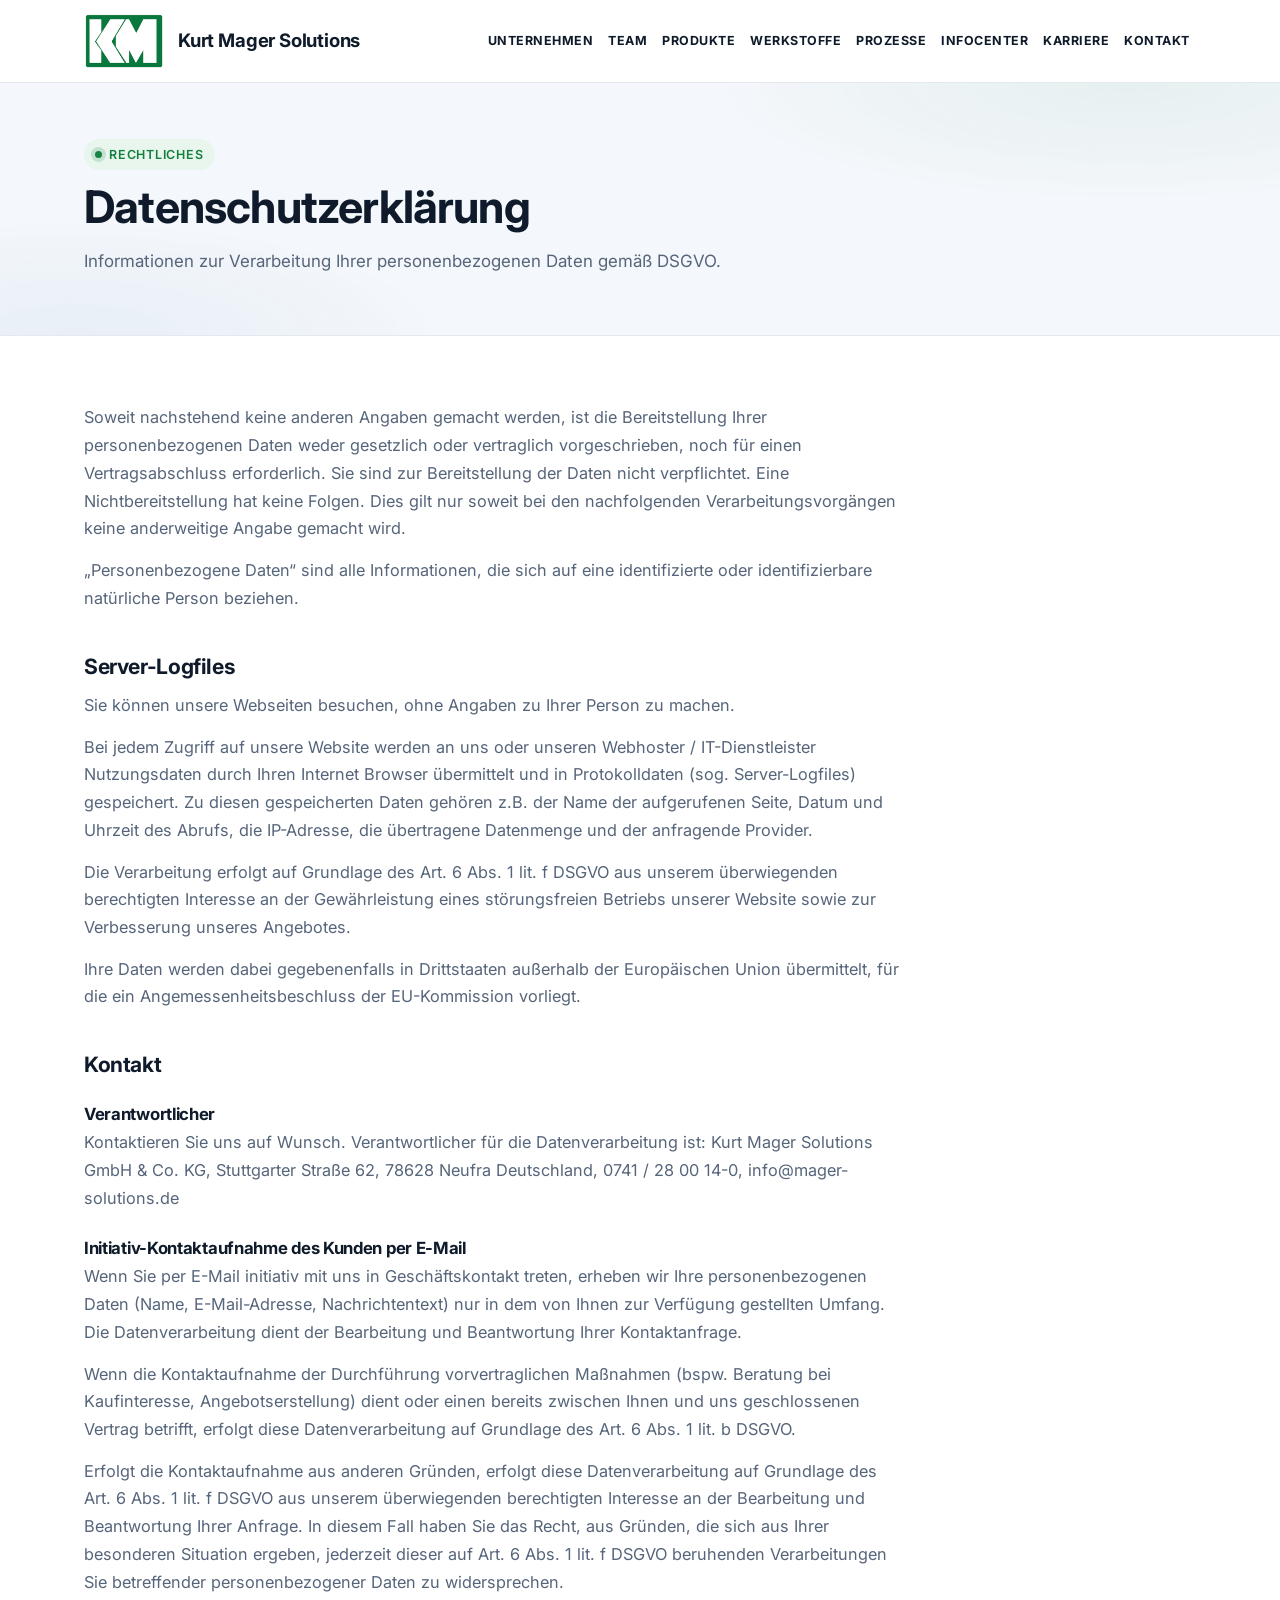
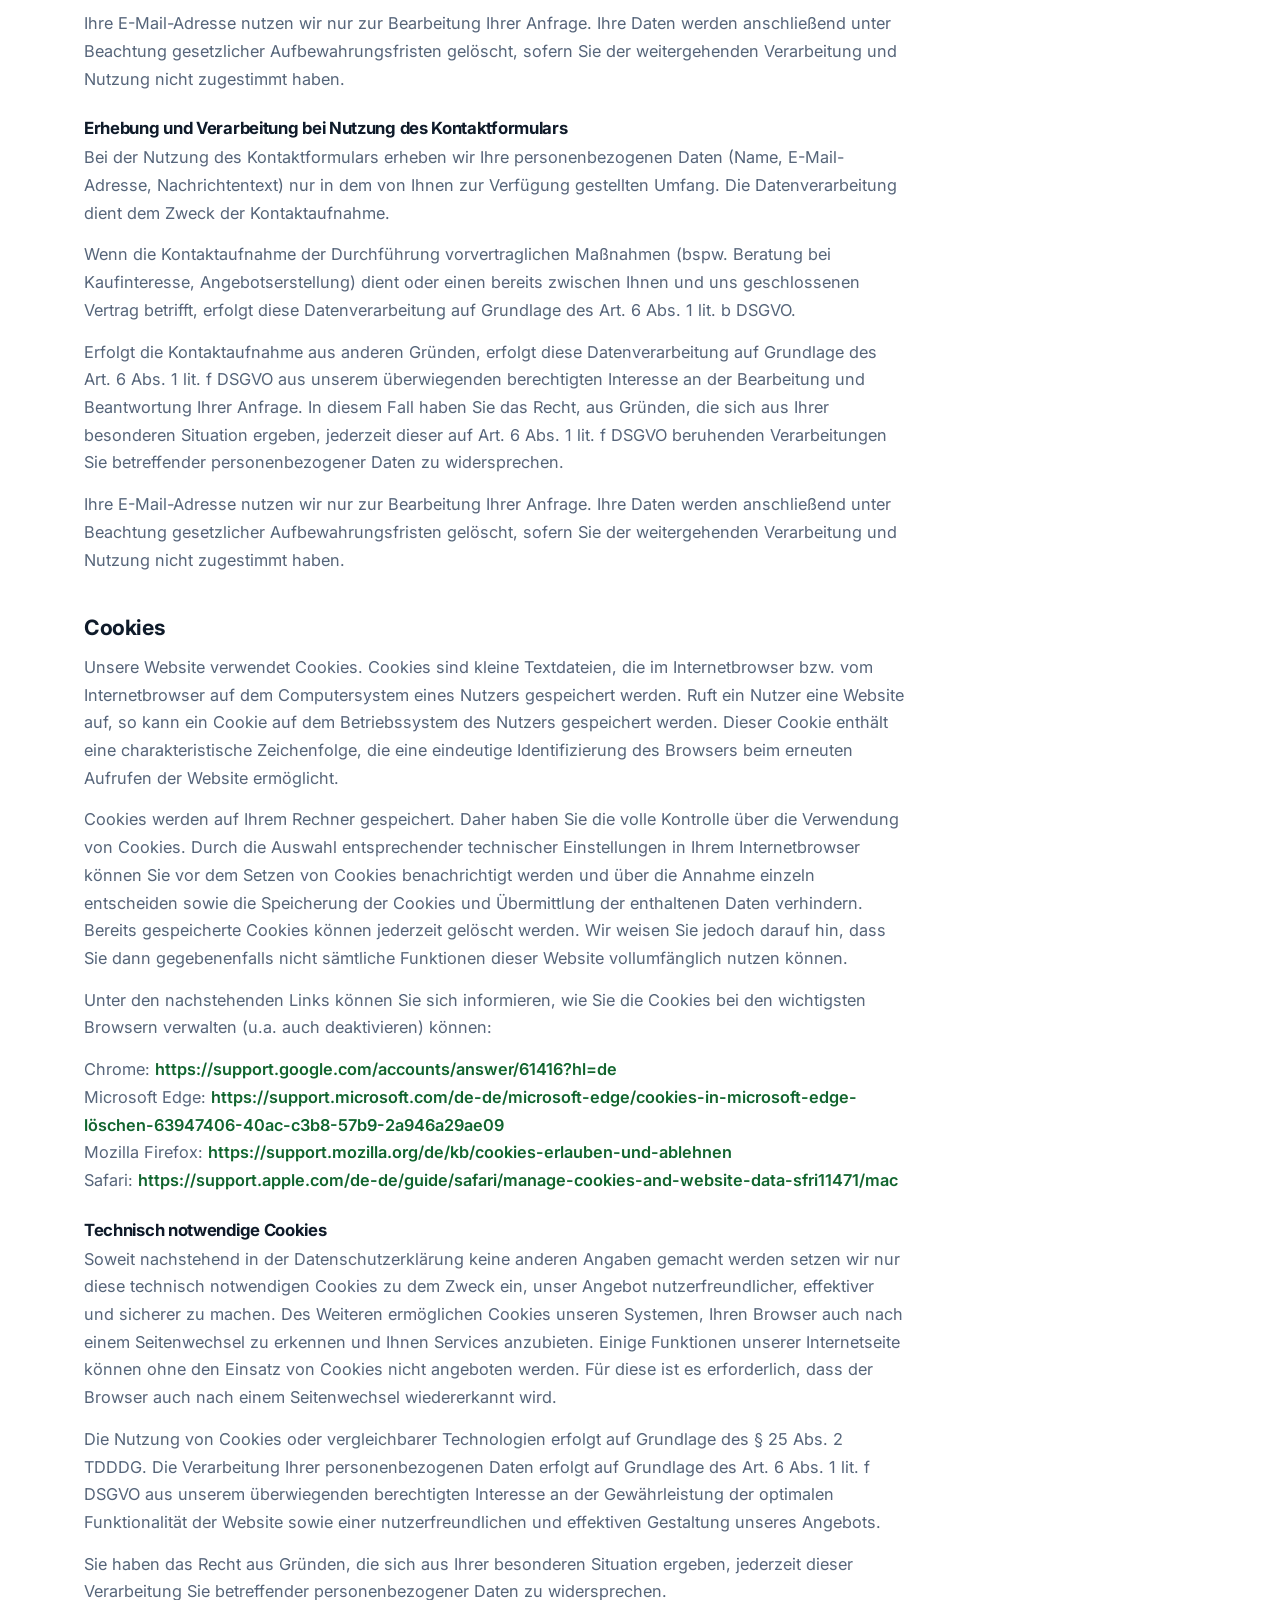
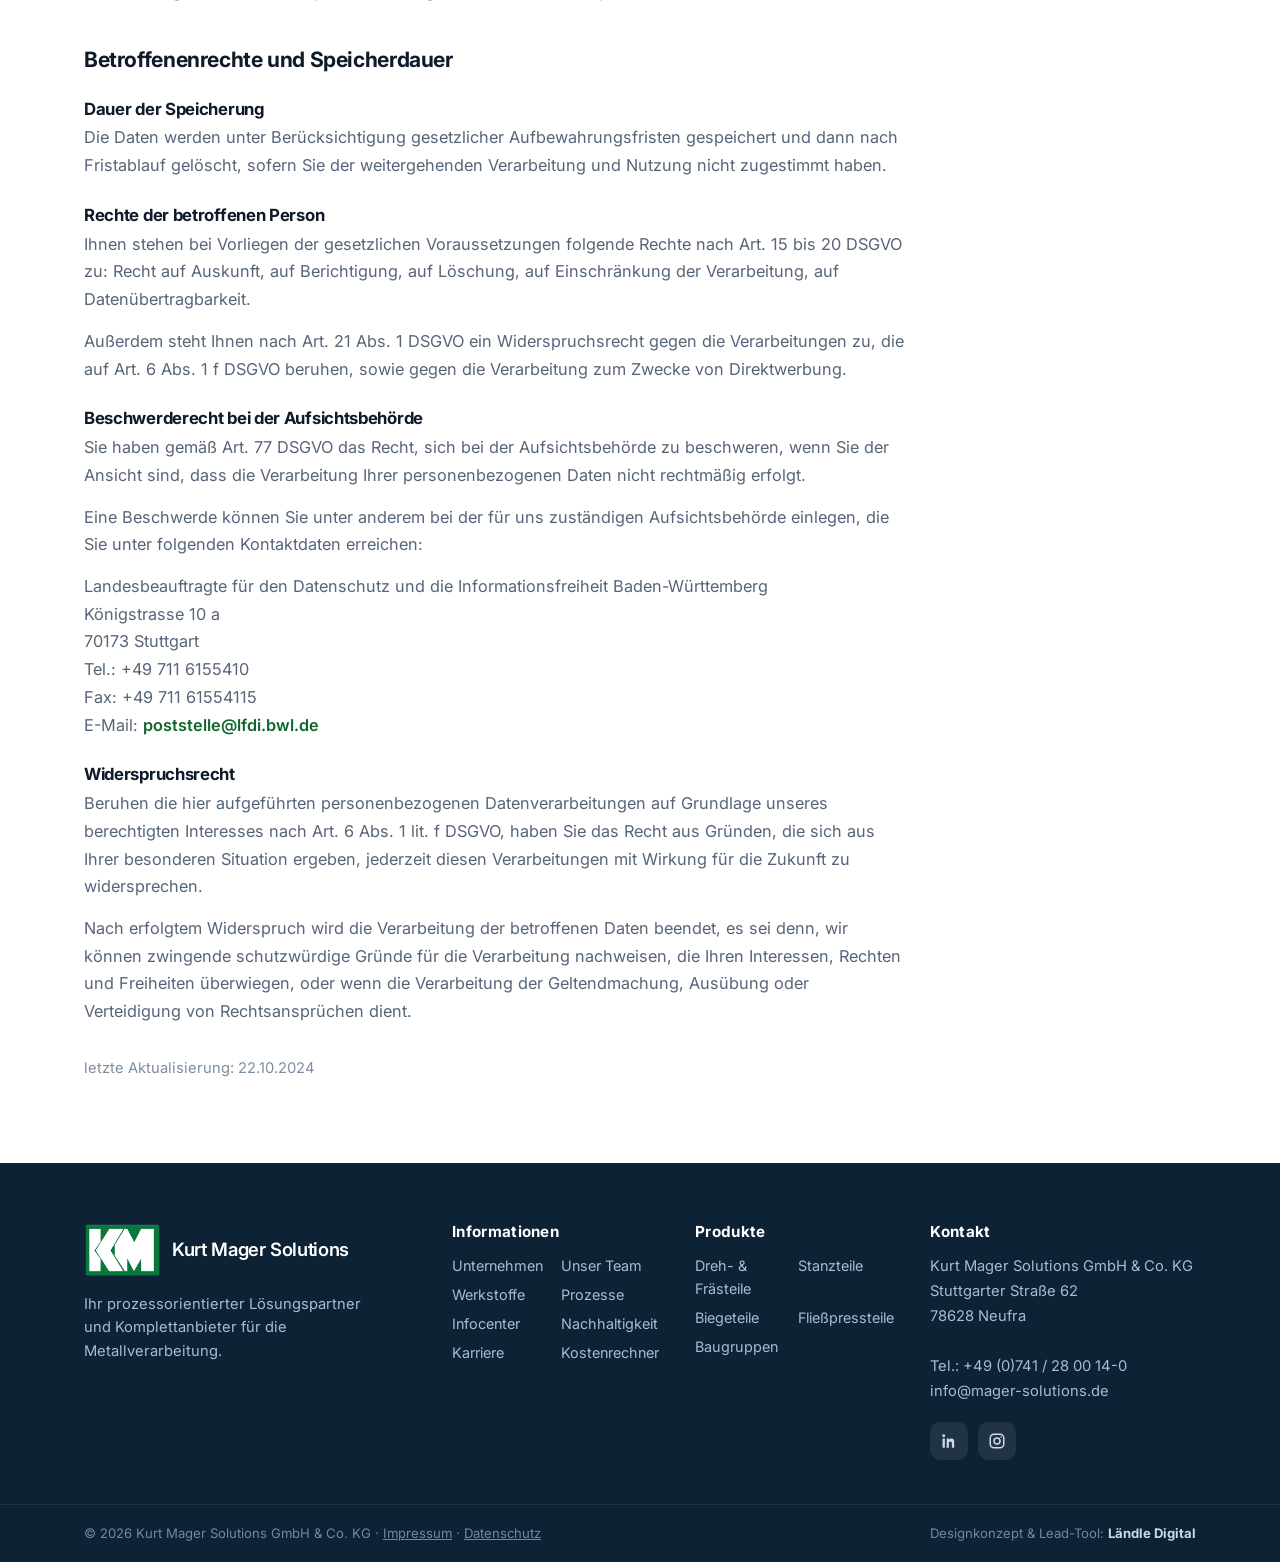
<file: datenschutz.html>
<!DOCTYPE html>
<html lang="de">
<head>
<meta charset="UTF-8" />
<meta name="viewport" content="width=device-width, initial-scale=1.0" />
<title>Datenschutzerklärung · Kurt Mager Solutions GmbH &amp; Co. KG</title>
<meta name="description" content="Datenschutzerklärung der Kurt Mager Solutions GmbH & Co. KG – Informationen zur Verarbeitung personenbezogener Daten gemäß DSGVO." />
<link rel="icon" href="data:image/svg+xml,%3Csvg xmlns='http://www.w3.org/2000/svg' viewBox='0 0 100 100'%3E%3Crect width='100' height='100' rx='18' fill='%231a8245'/%3E%3Ctext x='50' y='68' font-family='Arial,sans-serif' font-size='52' font-weight='800' fill='white' text-anchor='middle'%3EKM%3C/text%3E%3C/svg%3E" />
<link rel="preconnect" href="https://fonts.googleapis.com" />
<link rel="preconnect" href="https://fonts.gstatic.com" crossorigin />
<link href="https://fonts.googleapis.com/css2?family=Inter:wght@400;500;600;700;800&display=swap" rel="stylesheet" />
<link rel="stylesheet" href="style.css?v=21" />
<link rel="stylesheet" href="content.css?v=7" />
<style>
  .legal{max-width:82ch}
  .legal h2{font-family:var(--disp);font-weight:700;font-size:1.32rem;color:var(--ink);line-height:1.3;margin:40px 0 12px}
  .legal h2:first-child{margin-top:0}
  .legal h3{font-family:var(--disp);font-weight:700;font-size:1.05rem;color:var(--ink);margin:26px 0 6px}
  .legal p{color:var(--slate);line-height:1.7;margin-bottom:14px;font-size:1.02rem}
  .legal p strong{color:var(--ink)}
  .legal a{color:var(--green-700);font-weight:600;word-break:break-word}
  .legal .updated{margin-top:30px;font-size:.92rem;color:var(--muted)}
</style>
</head>
<body>

<header class="topbar" id="topbar">
  <div class="shell topbar__inner">
    <a href="index.html" class="brand" aria-label="Kurt Mager Solutions – Startseite">
      <img class="brand__img" src="km-mark-transparent.png" alt="Kurt Mager Solutions" style="width:auto;display:block"><span class="brand__text">Kurt Mager Solutions</span>
    </a>
    <nav class="topbar__nav topbar__nav--corp" aria-label="Hauptnavigation">
      <a href="unternehmen.html">Unternehmen</a>
      <a href="team.html">Team</a>
      <a href="index.html#produkte">Produkte</a>
      <a href="werkstoffe.html">Werkstoffe</a>
      <a href="prozesse.html">Prozesse</a>
      <a href="infocenter.html">Infocenter</a>
      <a href="karriere.html">Karriere</a>
      <a href="index.html#kontakt">Kontakt</a>
    </nav>
    <button class="burger" id="burger" aria-label="Menü öffnen" aria-expanded="false"><span></span><span></span><span></span></button>
  </div>
  <div class="topbar__mobile" id="topbarMobile">
    <a href="index.html">Startseite</a>
    <a href="unternehmen.html">Unternehmen</a>
    <a href="team.html">Unser Team</a>
    <a href="index.html#produkte">Produkte</a>
    <a href="werkstoffe.html">Werkstoffe</a>
    <a href="prozesse.html">Prozesse</a>
    <a href="infocenter.html">Infocenter</a>
    <a href="rechner.html">Kostenrechner</a>
    <a href="karriere.html">Karriere</a>
    <a href="index.html#kontakt">Kontakt</a>
    <a href="index.html#anfrage" class="btn btn--primary btn--block">Anfrage starten</a>
  </div>
</header>

<main id="top">

<section class="subhero">
  <div class="subhero__bg" aria-hidden="true"></div>
  <div class="shell">
    <span class="eyebrow"><span class="dot"></span>Rechtliches</span>
    <h1>Datenschutzerklärung</h1>
    <p>Informationen zur Verarbeitung Ihrer personenbezogenen Daten gemäß DSGVO.</p>
  </div>
</section>

<section class="sec">
  <div class="shell">
    <div class="prose legal">
      <p>Soweit nachstehend keine anderen Angaben gemacht werden, ist die Bereitstellung Ihrer personenbezogenen Daten weder gesetzlich oder vertraglich vorgeschrieben, noch für einen Vertragsabschluss erforderlich. Sie sind zur Bereitstellung der Daten nicht verpflichtet. Eine Nichtbereitstellung hat keine Folgen. Dies gilt nur soweit bei den nachfolgenden Verarbeitungsvorgängen keine anderweitige Angabe gemacht wird.</p>
      <p>„Personenbezogene Daten“ sind alle Informationen, die sich auf eine identifizierte oder identifizierbare natürliche Person beziehen.</p>

      <h2>Server-Logfiles</h2>
      <p>Sie können unsere Webseiten besuchen, ohne Angaben zu Ihrer Person zu machen.</p>
      <p>Bei jedem Zugriff auf unsere Website werden an uns oder unseren Webhoster / IT-Dienstleister Nutzungsdaten durch Ihren Internet Browser übermittelt und in Protokolldaten (sog. Server-Logfiles) gespeichert. Zu diesen gespeicherten Daten gehören z.B. der Name der aufgerufenen Seite, Datum und Uhrzeit des Abrufs, die IP-Adresse, die übertragene Datenmenge und der anfragende Provider.</p>
      <p>Die Verarbeitung erfolgt auf Grundlage des Art. 6 Abs. 1 lit. f DSGVO aus unserem überwiegenden berechtigten Interesse an der Gewährleistung eines störungsfreien Betriebs unserer Website sowie zur Verbesserung unseres Angebotes.</p>
      <p>Ihre Daten werden dabei gegebenenfalls in Drittstaaten außerhalb der Europäischen Union übermittelt, für die ein Angemessenheitsbeschluss der EU-Kommission vorliegt.</p>

      <h2>Kontakt</h2>
      <h3>Verantwortlicher</h3>
      <p>Kontaktieren Sie uns auf Wunsch. Verantwortlicher für die Datenverarbeitung ist: Kurt Mager Solutions GmbH &amp; Co. KG, Stuttgarter Straße 62, 78628 Neufra Deutschland, 0741 / 28 00 14-0, info@mager-solutions.de</p>

      <h3>Initiativ-Kontaktaufnahme des Kunden per E-Mail</h3>
      <p>Wenn Sie per E-Mail initiativ mit uns in Geschäftskontakt treten, erheben wir Ihre personenbezogenen Daten (Name, E-Mail-Adresse, Nachrichtentext) nur in dem von Ihnen zur Verfügung gestellten Umfang. Die Datenverarbeitung dient der Bearbeitung und Beantwortung Ihrer Kontaktanfrage.</p>
      <p>Wenn die Kontaktaufnahme der Durchführung vorvertraglichen Maßnahmen (bspw. Beratung bei Kaufinteresse, Angebotserstellung) dient oder einen bereits zwischen Ihnen und uns geschlossenen Vertrag betrifft, erfolgt diese Datenverarbeitung auf Grundlage des Art. 6 Abs. 1 lit. b DSGVO.</p>
      <p>Erfolgt die Kontaktaufnahme aus anderen Gründen, erfolgt diese Datenverarbeitung auf Grundlage des Art. 6 Abs. 1 lit. f DSGVO aus unserem überwiegenden berechtigten Interesse an der Bearbeitung und Beantwortung Ihrer Anfrage. In diesem Fall haben Sie das Recht, aus Gründen, die sich aus Ihrer besonderen Situation ergeben, jederzeit dieser auf Art. 6 Abs. 1 lit. f DSGVO beruhenden Verarbeitungen Sie betreffender personenbezogener Daten zu widersprechen.</p>
      <p>Ihre E-Mail-Adresse nutzen wir nur zur Bearbeitung Ihrer Anfrage. Ihre Daten werden anschließend unter Beachtung gesetzlicher Aufbewahrungsfristen gelöscht, sofern Sie der weitergehenden Verarbeitung und Nutzung nicht zugestimmt haben.</p>

      <h3>Erhebung und Verarbeitung bei Nutzung des Kontaktformulars</h3>
      <p>Bei der Nutzung des Kontaktformulars erheben wir Ihre personenbezogenen Daten (Name, E-Mail-Adresse, Nachrichtentext) nur in dem von Ihnen zur Verfügung gestellten Umfang. Die Datenverarbeitung dient dem Zweck der Kontaktaufnahme.</p>
      <p>Wenn die Kontaktaufnahme der Durchführung vorvertraglichen Maßnahmen (bspw. Beratung bei Kaufinteresse, Angebotserstellung) dient oder einen bereits zwischen Ihnen und uns geschlossenen Vertrag betrifft, erfolgt diese Datenverarbeitung auf Grundlage des Art. 6 Abs. 1 lit. b DSGVO.</p>
      <p>Erfolgt die Kontaktaufnahme aus anderen Gründen, erfolgt diese Datenverarbeitung auf Grundlage des Art. 6 Abs. 1 lit. f DSGVO aus unserem überwiegenden berechtigten Interesse an der Bearbeitung und Beantwortung Ihrer Anfrage. In diesem Fall haben Sie das Recht, aus Gründen, die sich aus Ihrer besonderen Situation ergeben, jederzeit dieser auf Art. 6 Abs. 1 lit. f DSGVO beruhenden Verarbeitungen Sie betreffender personenbezogener Daten zu widersprechen.</p>
      <p>Ihre E-Mail-Adresse nutzen wir nur zur Bearbeitung Ihrer Anfrage. Ihre Daten werden anschließend unter Beachtung gesetzlicher Aufbewahrungsfristen gelöscht, sofern Sie der weitergehenden Verarbeitung und Nutzung nicht zugestimmt haben.</p>

      <h2>Cookies</h2>
      <p>Unsere Website verwendet Cookies. Cookies sind kleine Textdateien, die im Internetbrowser bzw. vom Internetbrowser auf dem Computersystem eines Nutzers gespeichert werden. Ruft ein Nutzer eine Website auf, so kann ein Cookie auf dem Betriebssystem des Nutzers gespeichert werden. Dieser Cookie enthält eine charakteristische Zeichenfolge, die eine eindeutige Identifizierung des Browsers beim erneuten Aufrufen der Website ermöglicht.</p>
      <p>Cookies werden auf Ihrem Rechner gespeichert. Daher haben Sie die volle Kontrolle über die Verwendung von Cookies. Durch die Auswahl entsprechender technischer Einstellungen in Ihrem Internetbrowser können Sie vor dem Setzen von Cookies benachrichtigt werden und über die Annahme einzeln entscheiden sowie die Speicherung der Cookies und Übermittlung der enthaltenen Daten verhindern. Bereits gespeicherte Cookies können jederzeit gelöscht werden. Wir weisen Sie jedoch darauf hin, dass Sie dann gegebenenfalls nicht sämtliche Funktionen dieser Website vollumfänglich nutzen können.</p>
      <p>Unter den nachstehenden Links können Sie sich informieren, wie Sie die Cookies bei den wichtigsten Browsern verwalten (u.a. auch deaktivieren) können:</p>
      <p>Chrome: <a href="https://support.google.com/accounts/answer/61416?hl=de" target="_blank" rel="noopener">https://support.google.com/accounts/answer/61416?hl=de</a><br />
      Microsoft Edge: <a href="https://support.microsoft.com/de-de/microsoft-edge/cookies-in-microsoft-edge-l%C3%B6schen-63947406-40ac-c3b8-57b9-2a946a29ae09" target="_blank" rel="noopener">https://support.microsoft.com/de-de/microsoft-edge/cookies-in-microsoft-edge-löschen-63947406-40ac-c3b8-57b9-2a946a29ae09</a><br />
      Mozilla Firefox: <a href="https://support.mozilla.org/de/kb/cookies-erlauben-und-ablehnen" target="_blank" rel="noopener">https://support.mozilla.org/de/kb/cookies-erlauben-und-ablehnen</a><br />
      Safari: <a href="https://support.apple.com/de-de/guide/safari/manage-cookies-and-website-data-sfri11471/mac" target="_blank" rel="noopener">https://support.apple.com/de-de/guide/safari/manage-cookies-and-website-data-sfri11471/mac</a></p>

      <h3>Technisch notwendige Cookies</h3>
      <p>Soweit nachstehend in der Datenschutzerklärung keine anderen Angaben gemacht werden setzen wir nur diese technisch notwendigen Cookies zu dem Zweck ein, unser Angebot nutzerfreundlicher, effektiver und sicherer zu machen. Des Weiteren ermöglichen Cookies unseren Systemen, Ihren Browser auch nach einem Seitenwechsel zu erkennen und Ihnen Services anzubieten. Einige Funktionen unserer Internetseite können ohne den Einsatz von Cookies nicht angeboten werden. Für diese ist es erforderlich, dass der Browser auch nach einem Seitenwechsel wiedererkannt wird.</p>
      <p>Die Nutzung von Cookies oder vergleichbarer Technologien erfolgt auf Grundlage des § 25 Abs. 2 TDDDG. Die Verarbeitung Ihrer personenbezogenen Daten erfolgt auf Grundlage des Art. 6 Abs. 1 lit. f DSGVO aus unserem überwiegenden berechtigten Interesse an der Gewährleistung der optimalen Funktionalität der Website sowie einer nutzerfreundlichen und effektiven Gestaltung unseres Angebots.</p>
      <p>Sie haben das Recht aus Gründen, die sich aus Ihrer besonderen Situation ergeben, jederzeit dieser Verarbeitung Sie betreffender personenbezogener Daten zu widersprechen.</p>

      <h2>Betroffenenrechte und Speicherdauer</h2>
      <h3>Dauer der Speicherung</h3>
      <p>Die Daten werden unter Berücksichtigung gesetzlicher Aufbewahrungsfristen gespeichert und dann nach Fristablauf gelöscht, sofern Sie der weitergehenden Verarbeitung und Nutzung nicht zugestimmt haben.</p>

      <h3>Rechte der betroffenen Person</h3>
      <p>Ihnen stehen bei Vorliegen der gesetzlichen Voraussetzungen folgende Rechte nach Art. 15 bis 20 DSGVO zu: Recht auf Auskunft, auf Berichtigung, auf Löschung, auf Einschränkung der Verarbeitung, auf Datenübertragbarkeit.</p>
      <p>Außerdem steht Ihnen nach Art. 21 Abs. 1 DSGVO ein Widerspruchsrecht gegen die Verarbeitungen zu, die auf Art. 6 Abs. 1 f DSGVO beruhen, sowie gegen die Verarbeitung zum Zwecke von Direktwerbung.</p>

      <h3>Beschwerderecht bei der Aufsichtsbehörde</h3>
      <p>Sie haben gemäß Art. 77 DSGVO das Recht, sich bei der Aufsichtsbehörde zu beschweren, wenn Sie der Ansicht sind, dass die Verarbeitung Ihrer personenbezogenen Daten nicht rechtmäßig erfolgt.</p>
      <p>Eine Beschwerde können Sie unter anderem bei der für uns zuständigen Aufsichtsbehörde einlegen, die Sie unter folgenden Kontaktdaten erreichen:</p>
      <p>Landesbeauftragte für den Datenschutz und die Informationsfreiheit Baden-Württemberg<br />
      Königstrasse 10 a<br />
      70173 Stuttgart<br />
      Tel.: +49 711 6155410<br />
      Fax: +49 711 61554115<br />
      E-Mail: <a href="mailto:poststelle@lfdi.bwl.de">poststelle@lfdi.bwl.de</a></p>

      <h3>Widerspruchsrecht</h3>
      <p>Beruhen die hier aufgeführten personenbezogenen Datenverarbeitungen auf Grundlage unseres berechtigten Interesses nach Art. 6 Abs. 1 lit. f DSGVO, haben Sie das Recht aus Gründen, die sich aus Ihrer besonderen Situation ergeben, jederzeit diesen Verarbeitungen mit Wirkung für die Zukunft zu widersprechen.</p>
      <p>Nach erfolgtem Widerspruch wird die Verarbeitung der betroffenen Daten beendet, es sei denn, wir können zwingende schutzwürdige Gründe für die Verarbeitung nachweisen, die Ihren Interessen, Rechten und Freiheiten überwiegen, oder wenn die Verarbeitung der Geltendmachung, Ausübung oder Verteidigung von Rechtsansprüchen dient.</p>

      <p class="updated">letzte Aktualisierung: 22.10.2024</p>
    </div>
  </div>
</section>

</main>

<footer class="footer">
  <div class="shell footer__inner footer__inner--4">
    <div class="footer__col footer__brand">
      <a href="index.html" class="brand brand--footer" aria-label="Kurt Mager Solutions – Startseite">
        <img class="brand__img" src="km-mark-transparent.png" alt="Kurt Mager Solutions" style="height:54px;width:auto;display:block"><span class="brand__text" style="font-size:1.15rem">Kurt Mager Solutions</span>
      </a>
      <p>Ihr prozessorientierter Lösungspartner und Komplettanbieter für die Metallverarbeitung.</p>
    </div>
    <div class="footer__col">
      <h4>Informationen</h4>
      <ul>
        <li><a href="unternehmen.html">Unternehmen</a></li>
        <li><a href="team.html">Unser Team</a></li>
        <li><a href="werkstoffe.html">Werkstoffe</a></li>
        <li><a href="prozesse.html">Prozesse</a></li>
        <li><a href="infocenter.html">Infocenter</a></li>
        <li><a href="nachhaltigkeit.html">Nachhaltigkeit</a></li>
        <li><a href="karriere.html">Karriere</a></li>
        <li><a href="rechner.html">Kostenrechner</a></li>
      </ul>
    </div>
    <div class="footer__col">
      <h4>Produkte</h4>
      <ul>
        <li>Dreh- &amp; Frästeile</li><li>Stanzteile</li><li>Biegeteile</li><li>Fließpressteile</li><li>Baugruppen</li>
      </ul>
    </div>
    <div class="footer__col">
      <h4>Kontakt</h4>
      <address>
        Kurt Mager Solutions GmbH &amp; Co. KG<br />
        Stuttgarter Straße 62<br />
        78628 Neufra<br /><br />
        Tel.: <a href="tel:+49741280014">+49 (0)741 / 28 00 14-0</a><br />
        <a href="mailto:info@mager-solutions.de">info@mager-solutions.de</a>
      </address>
      <div class="socials">
        <a href="https://www.linkedin.com/company/kurt-mager-solutions-gmbh-co-kg/" target="_blank" rel="noopener" class="social" aria-label="LinkedIn"><svg viewBox="0 0 24 24" fill="currentColor" aria-hidden="true"><path d="M6.94 5a1.94 1.94 0 1 1-3.88 0 1.94 1.94 0 0 1 3.88 0zM3.4 8.5h3.1V21H3.4zM9.1 8.5h3v1.7h.04c.42-.8 1.45-1.64 2.98-1.64 3.2 0 3.8 2.1 3.8 4.8V21h-3.1v-5.5c0-1.3 0-3-1.85-3s-2.13 1.44-2.13 2.9V21h-3.1z"/></svg></a>
        <a href="https://www.instagram.com/kurtmagersolutions/" target="_blank" rel="noopener" class="social" aria-label="Instagram"><svg viewBox="0 0 24 24" fill="none" stroke="currentColor" stroke-width="2" aria-hidden="true"><rect x="3" y="3" width="18" height="18" rx="5"/><circle cx="12" cy="12" r="4"/><circle cx="17.5" cy="6.5" r="1" fill="currentColor" stroke="none"/></svg></a>
      </div>
    </div>
  </div>
  <div class="footer__bar">
    <div class="shell footer__bar-inner">
      <span>© <span id="year"></span> Kurt Mager Solutions GmbH &amp; Co. KG · <a href="impressum.html" style="color:inherit;text-decoration:underline">Impressum</a> · <a href="datenschutz.html" style="color:inherit;text-decoration:underline">Datenschutz</a></span>
      <span class="footer__credit">Designkonzept &amp; Lead-Tool: <a href="https://www.laendle-digital.com" target="_blank" rel="noopener" style="color:#cdd9e7"><strong>Ländle Digital</strong></a></span>
    </div>
  </div>
</footer>

<script src="enhance.js?v=1" defer></script>
<script>
  document.getElementById("year").textContent = new Date().getFullYear();
  (function(){
    var b = document.getElementById("burger"), m = document.getElementById("topbarMobile");
    if(b&&m) b.addEventListener("click", function(){ var o=m.classList.toggle("open"); b.setAttribute("aria-expanded", o); });
  })();
</script>
<!-- WEBUNDO Analytics -->
<script src="https://analytics.laendle-digital.com/tracker.js" data-website-id="kurt_mager_solutions" defer></script>
</body>
</html>
</file>
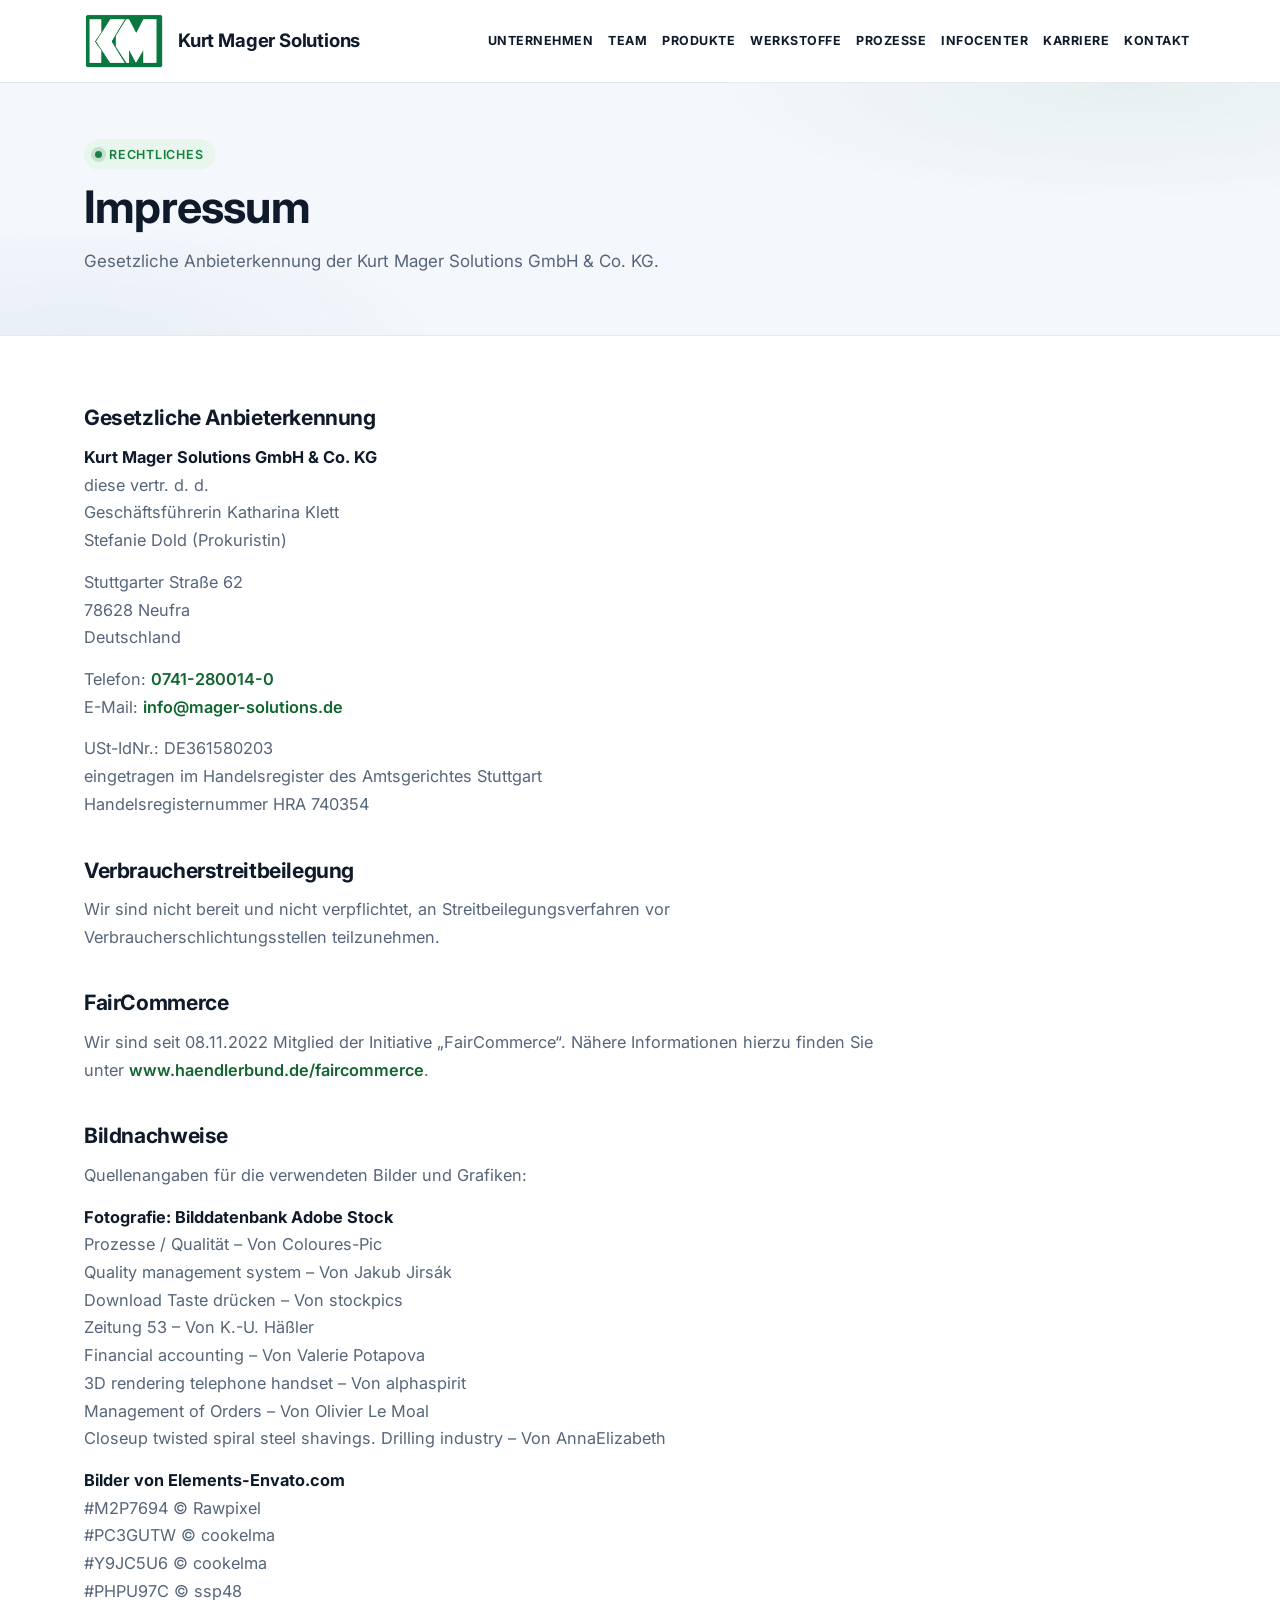
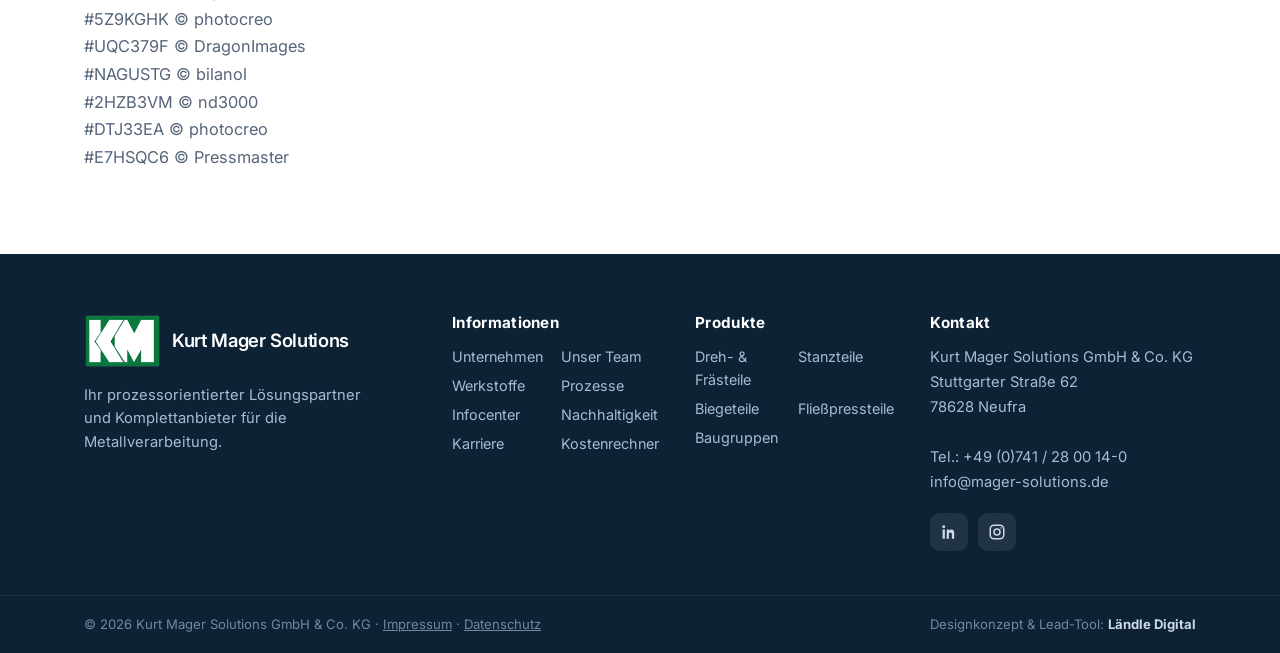
<file: impressum.html>
<!DOCTYPE html>
<html lang="de">
<head>
<meta charset="UTF-8" />
<meta name="viewport" content="width=device-width, initial-scale=1.0" />
<title>Impressum · Kurt Mager Solutions GmbH &amp; Co. KG</title>
<meta name="description" content="Impressum und gesetzliche Anbieterkennung der Kurt Mager Solutions GmbH & Co. KG, Stuttgarter Straße 62, 78628 Neufra." />
<link rel="icon" href="data:image/svg+xml,%3Csvg xmlns='http://www.w3.org/2000/svg' viewBox='0 0 100 100'%3E%3Crect width='100' height='100' rx='18' fill='%231a8245'/%3E%3Ctext x='50' y='68' font-family='Arial,sans-serif' font-size='52' font-weight='800' fill='white' text-anchor='middle'%3EKM%3C/text%3E%3C/svg%3E" />
<link rel="preconnect" href="https://fonts.googleapis.com" />
<link rel="preconnect" href="https://fonts.gstatic.com" crossorigin />
<link href="https://fonts.googleapis.com/css2?family=Inter:wght@400;500;600;700;800&display=swap" rel="stylesheet" />
<link rel="stylesheet" href="style.css?v=21" />
<link rel="stylesheet" href="content.css?v=7" />
<style>
  .legal{max-width:82ch}
  .legal h2{font-family:var(--disp);font-weight:700;font-size:1.32rem;color:var(--ink);line-height:1.3;margin:38px 0 12px}
  .legal h2:first-child{margin-top:0}
  .legal h3{font-family:var(--disp);font-weight:700;font-size:1.05rem;color:var(--ink);margin:24px 0 6px}
  .legal p{color:var(--slate);line-height:1.7;margin-bottom:14px;font-size:1.02rem}
  .legal p strong{color:var(--ink)}
  .legal a{color:var(--green-700);font-weight:600;word-break:break-word}
</style>
</head>
<body>

<header class="topbar" id="topbar">
  <div class="shell topbar__inner">
    <a href="index.html" class="brand" aria-label="Kurt Mager Solutions – Startseite">
      <img class="brand__img" src="km-mark-transparent.png" alt="Kurt Mager Solutions" style="width:auto;display:block"><span class="brand__text">Kurt Mager Solutions</span>
    </a>
    <nav class="topbar__nav topbar__nav--corp" aria-label="Hauptnavigation">
      <a href="unternehmen.html">Unternehmen</a>
      <a href="team.html">Team</a>
      <a href="index.html#produkte">Produkte</a>
      <a href="werkstoffe.html">Werkstoffe</a>
      <a href="prozesse.html">Prozesse</a>
      <a href="infocenter.html">Infocenter</a>
      <a href="karriere.html">Karriere</a>
      <a href="index.html#kontakt">Kontakt</a>
    </nav>
    <button class="burger" id="burger" aria-label="Menü öffnen" aria-expanded="false"><span></span><span></span><span></span></button>
  </div>
  <div class="topbar__mobile" id="topbarMobile">
    <a href="index.html">Startseite</a>
    <a href="unternehmen.html">Unternehmen</a>
    <a href="team.html">Unser Team</a>
    <a href="index.html#produkte">Produkte</a>
    <a href="werkstoffe.html">Werkstoffe</a>
    <a href="prozesse.html">Prozesse</a>
    <a href="infocenter.html">Infocenter</a>
    <a href="rechner.html">Kostenrechner</a>
    <a href="karriere.html">Karriere</a>
    <a href="index.html#kontakt">Kontakt</a>
    <a href="index.html#anfrage" class="btn btn--primary btn--block">Anfrage starten</a>
  </div>
</header>

<main id="top">

<section class="subhero">
  <div class="subhero__bg" aria-hidden="true"></div>
  <div class="shell">
    <span class="eyebrow"><span class="dot"></span>Rechtliches</span>
    <h1>Impressum</h1>
    <p>Gesetzliche Anbieterkennung der Kurt Mager Solutions GmbH &amp; Co. KG.</p>
  </div>
</section>

<section class="sec">
  <div class="shell">
    <div class="prose legal">
      <h2>Gesetzliche Anbieterkennung</h2>
      <p><strong>Kurt Mager Solutions GmbH &amp; Co. KG</strong><br />
      diese vertr. d. d.<br />
      Geschäftsführerin Katharina Klett<br />
      Stefanie Dold (Prokuristin)</p>
      <p>Stuttgarter Straße 62<br />
      78628 Neufra<br />
      Deutschland</p>
      <p>Telefon: <a href="tel:+49741280014">0741-280014-0</a><br />
      E-Mail: <a href="mailto:info@mager-solutions.de">info@mager-solutions.de</a></p>
      <p>USt-IdNr.: DE361580203<br />
      eingetragen im Handelsregister des Amtsgerichtes Stuttgart<br />
      Handelsregisternummer HRA 740354</p>

      <h2>Verbraucherstreitbeilegung</h2>
      <p>Wir sind nicht bereit und nicht verpflichtet, an Streitbeilegungsverfahren vor Verbraucherschlichtungsstellen teilzunehmen.</p>

      <h2>FairCommerce</h2>
      <p>Wir sind seit 08.11.2022 Mitglied der Initiative „FairCommerce“. Nähere Informationen hierzu finden Sie unter <a href="https://www.haendlerbund.de/faircommerce" target="_blank" rel="noopener">www.haendlerbund.de/faircommerce</a>.</p>

      <h2>Bildnachweise</h2>
      <p>Quellenangaben für die verwendeten Bilder und Grafiken:</p>
      <p><strong>Fotografie: Bilddatenbank Adobe Stock</strong><br />
      Prozesse / Qualität – Von Coloures-Pic<br />
      Quality management system – Von Jakub Jirsák<br />
      Download Taste drücken – Von stockpics<br />
      Zeitung 53 – Von K.-U. Häßler<br />
      Financial accounting – Von Valerie Potapova<br />
      3D rendering telephone handset – Von alphaspirit<br />
      Management of Orders – Von Olivier Le Moal<br />
      Closeup twisted spiral steel shavings. Drilling industry – Von AnnaElizabeth</p>
      <p><strong>Bilder von Elements-Envato.com</strong><br />
      #M2P7694 © Rawpixel<br />
      #PC3GUTW © cookelma<br />
      #Y9JC5U6 © cookelma<br />
      #PHPU97C © ssp48<br />
      #5Z9KGHK © photocreo<br />
      #UQC379F © DragonImages<br />
      #NAGUSTG © bilanol<br />
      #2HZB3VM © nd3000<br />
      #DTJ33EA © photocreo<br />
      #E7HSQC6 © Pressmaster</p>
    </div>
  </div>
</section>

</main>

<footer class="footer">
  <div class="shell footer__inner footer__inner--4">
    <div class="footer__col footer__brand">
      <a href="index.html" class="brand brand--footer" aria-label="Kurt Mager Solutions – Startseite">
        <img class="brand__img" src="km-mark-transparent.png" alt="Kurt Mager Solutions" style="height:54px;width:auto;display:block"><span class="brand__text" style="font-size:1.15rem">Kurt Mager Solutions</span>
      </a>
      <p>Ihr prozessorientierter Lösungspartner und Komplettanbieter für die Metallverarbeitung.</p>
    </div>
    <div class="footer__col">
      <h4>Informationen</h4>
      <ul>
        <li><a href="unternehmen.html">Unternehmen</a></li>
        <li><a href="team.html">Unser Team</a></li>
        <li><a href="werkstoffe.html">Werkstoffe</a></li>
        <li><a href="prozesse.html">Prozesse</a></li>
        <li><a href="infocenter.html">Infocenter</a></li>
        <li><a href="nachhaltigkeit.html">Nachhaltigkeit</a></li>
        <li><a href="karriere.html">Karriere</a></li>
        <li><a href="rechner.html">Kostenrechner</a></li>
      </ul>
    </div>
    <div class="footer__col">
      <h4>Produkte</h4>
      <ul>
        <li>Dreh- &amp; Frästeile</li><li>Stanzteile</li><li>Biegeteile</li><li>Fließpressteile</li><li>Baugruppen</li>
      </ul>
    </div>
    <div class="footer__col">
      <h4>Kontakt</h4>
      <address>
        Kurt Mager Solutions GmbH &amp; Co. KG<br />
        Stuttgarter Straße 62<br />
        78628 Neufra<br /><br />
        Tel.: <a href="tel:+49741280014">+49 (0)741 / 28 00 14-0</a><br />
        <a href="mailto:info@mager-solutions.de">info@mager-solutions.de</a>
      </address>
      <div class="socials">
        <a href="https://www.linkedin.com/company/kurt-mager-solutions-gmbh-co-kg/" target="_blank" rel="noopener" class="social" aria-label="LinkedIn"><svg viewBox="0 0 24 24" fill="currentColor" aria-hidden="true"><path d="M6.94 5a1.94 1.94 0 1 1-3.88 0 1.94 1.94 0 0 1 3.88 0zM3.4 8.5h3.1V21H3.4zM9.1 8.5h3v1.7h.04c.42-.8 1.45-1.64 2.98-1.64 3.2 0 3.8 2.1 3.8 4.8V21h-3.1v-5.5c0-1.3 0-3-1.85-3s-2.13 1.44-2.13 2.9V21h-3.1z"/></svg></a>
        <a href="https://www.instagram.com/kurtmagersolutions/" target="_blank" rel="noopener" class="social" aria-label="Instagram"><svg viewBox="0 0 24 24" fill="none" stroke="currentColor" stroke-width="2" aria-hidden="true"><rect x="3" y="3" width="18" height="18" rx="5"/><circle cx="12" cy="12" r="4"/><circle cx="17.5" cy="6.5" r="1" fill="currentColor" stroke="none"/></svg></a>
      </div>
    </div>
  </div>
  <div class="footer__bar">
    <div class="shell footer__bar-inner">
      <span>© <span id="year"></span> Kurt Mager Solutions GmbH &amp; Co. KG · <a href="impressum.html" style="color:inherit;text-decoration:underline">Impressum</a> · <a href="datenschutz.html" style="color:inherit;text-decoration:underline">Datenschutz</a></span>
      <span class="footer__credit">Designkonzept &amp; Lead-Tool: <a href="https://www.laendle-digital.com" target="_blank" rel="noopener" style="color:#cdd9e7"><strong>Ländle Digital</strong></a></span>
    </div>
  </div>
</footer>

<script src="enhance.js?v=1" defer></script>
<script>
  document.getElementById("year").textContent = new Date().getFullYear();
  (function(){
    var b = document.getElementById("burger"), m = document.getElementById("topbarMobile");
    if(b&&m) b.addEventListener("click", function(){ var o=m.classList.toggle("open"); b.setAttribute("aria-expanded", o); });
  })();
</script>
<!-- WEBUNDO Analytics -->
<script src="https://analytics.laendle-digital.com/tracker.js" data-website-id="kurt_mager_solutions" defer></script>
</body>
</html>
</file>
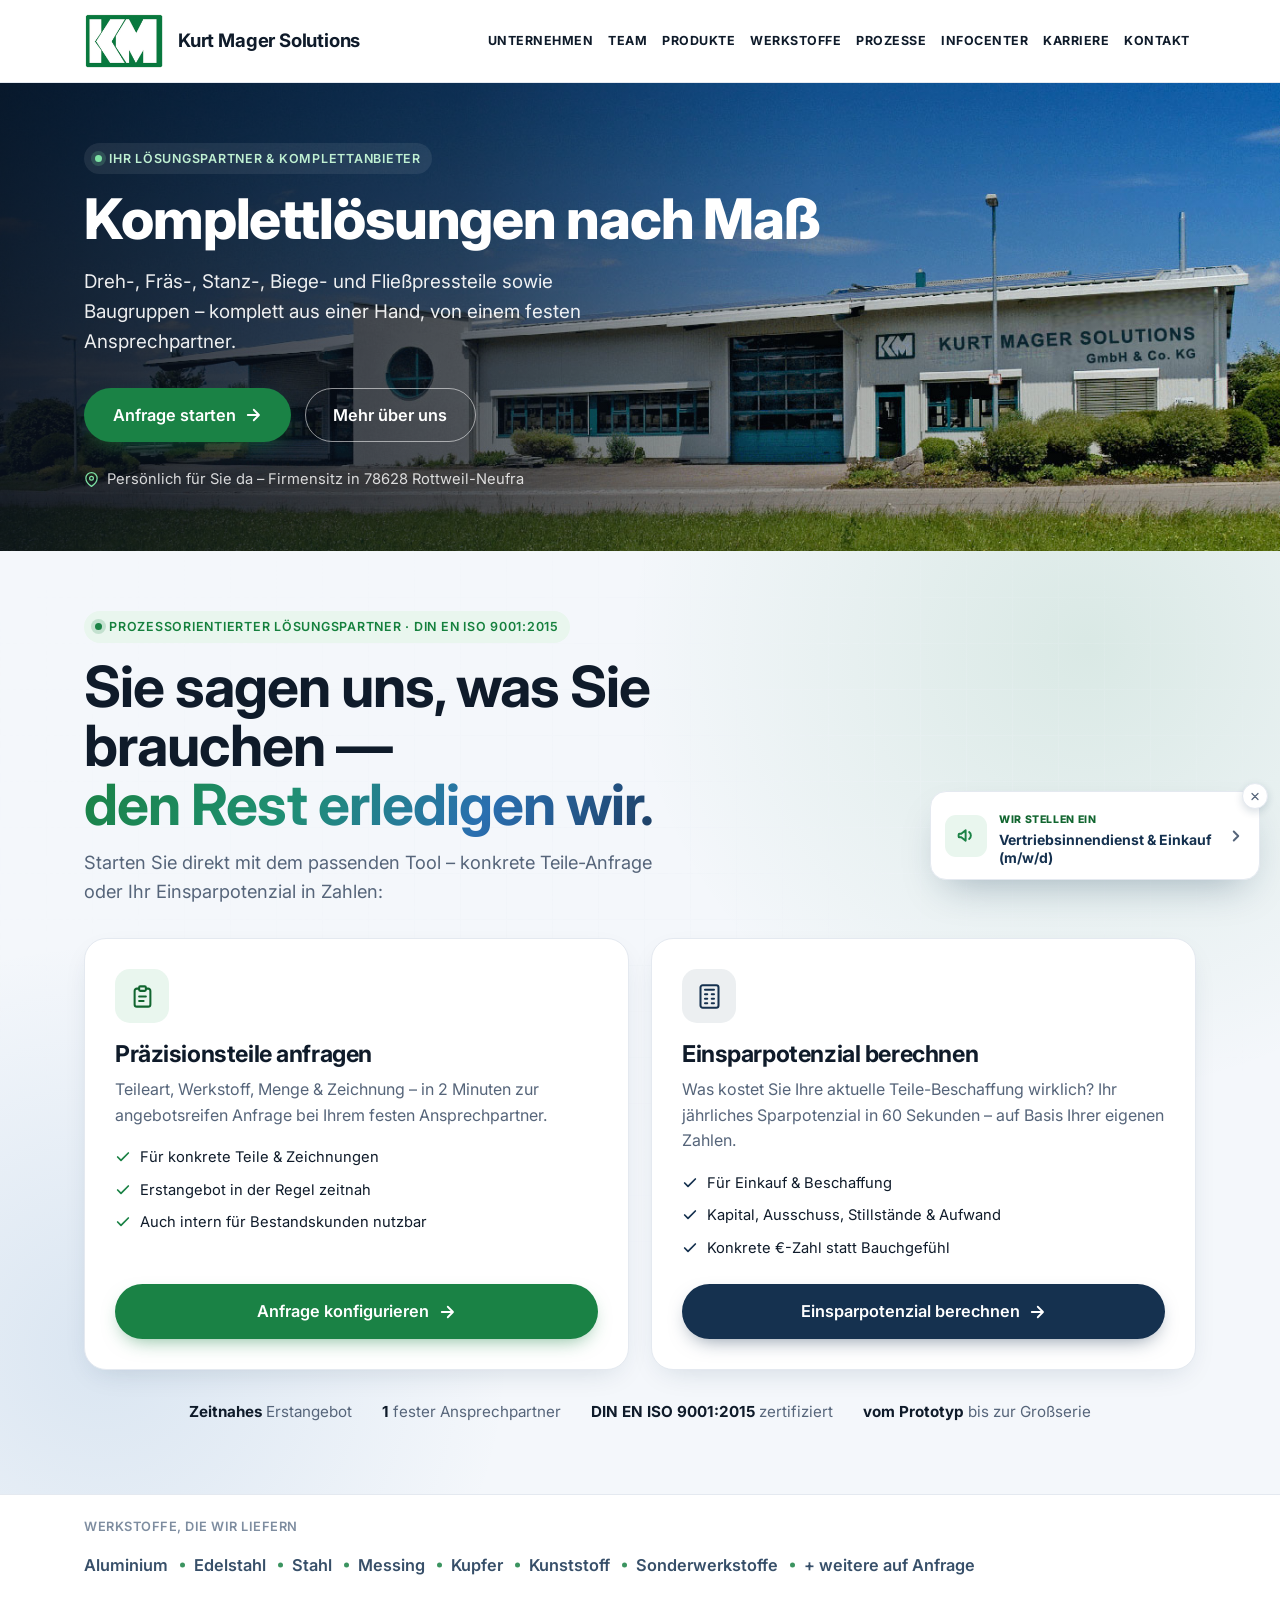
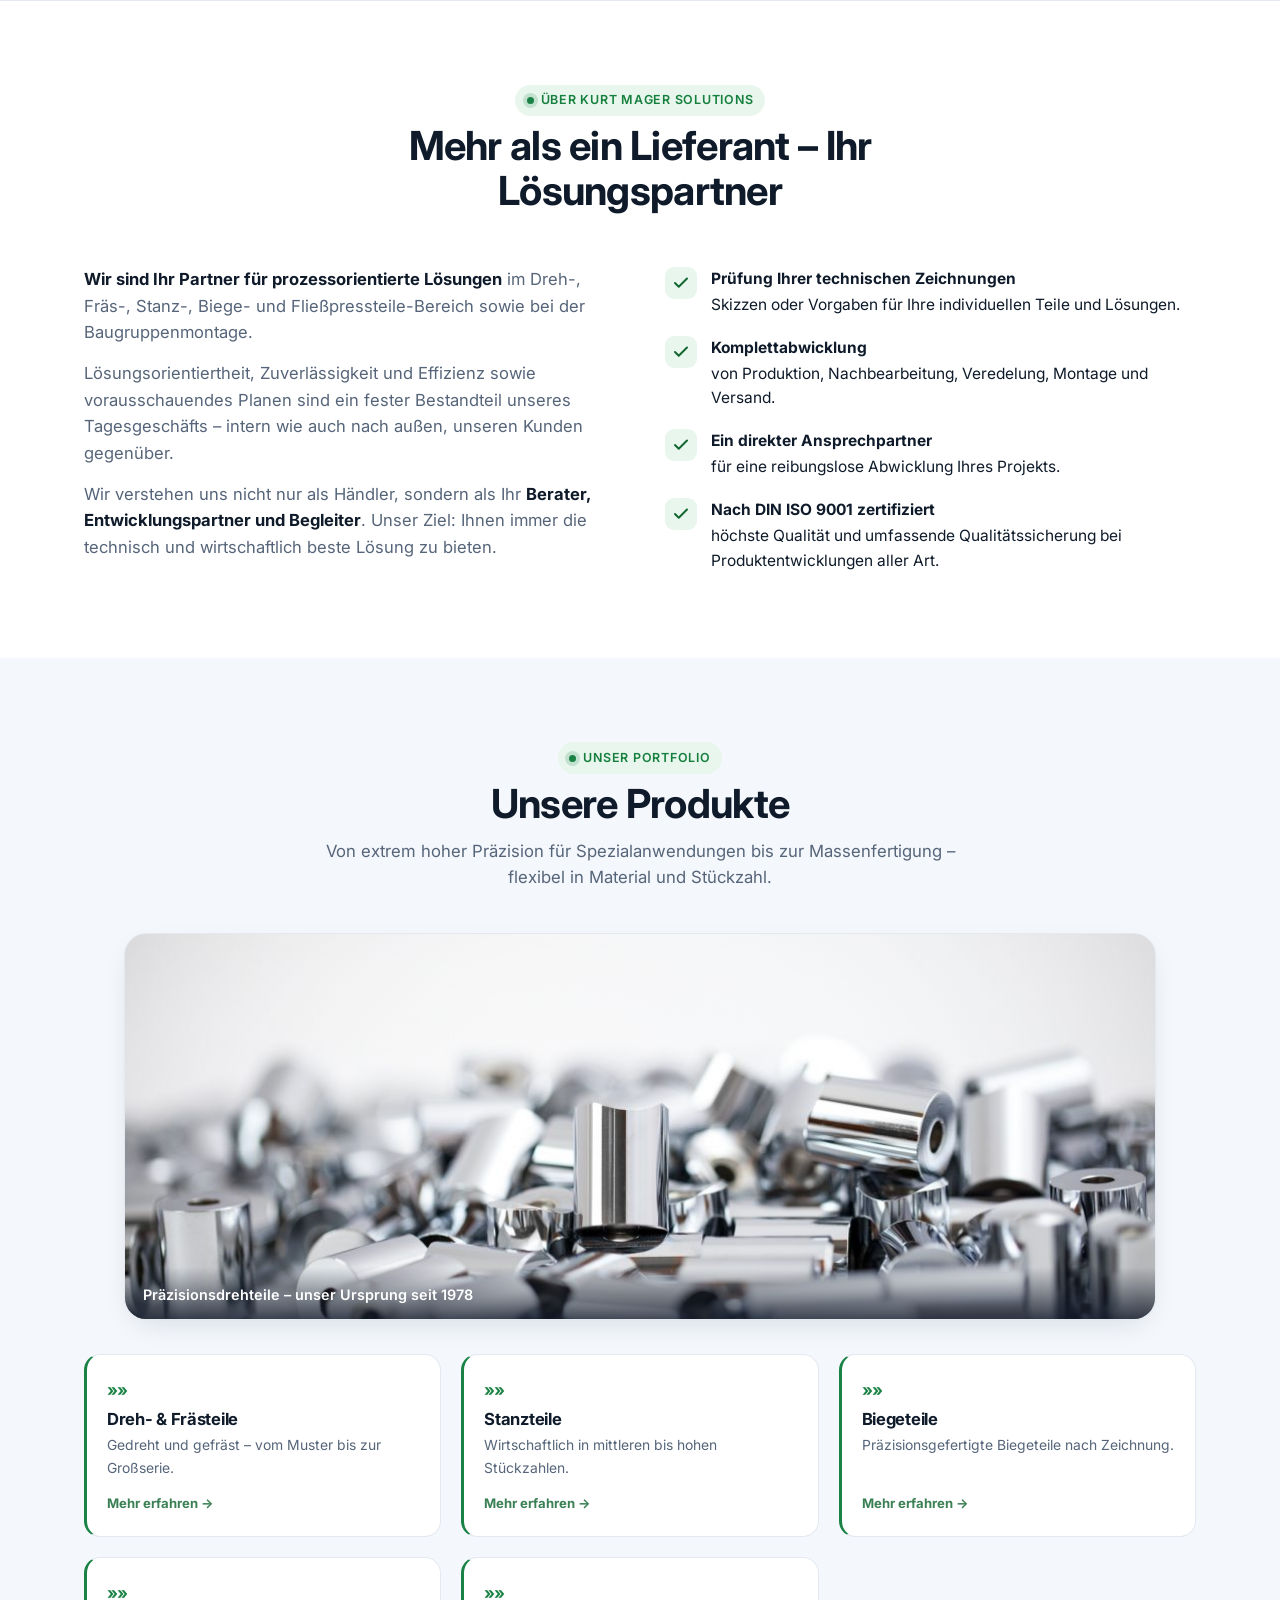
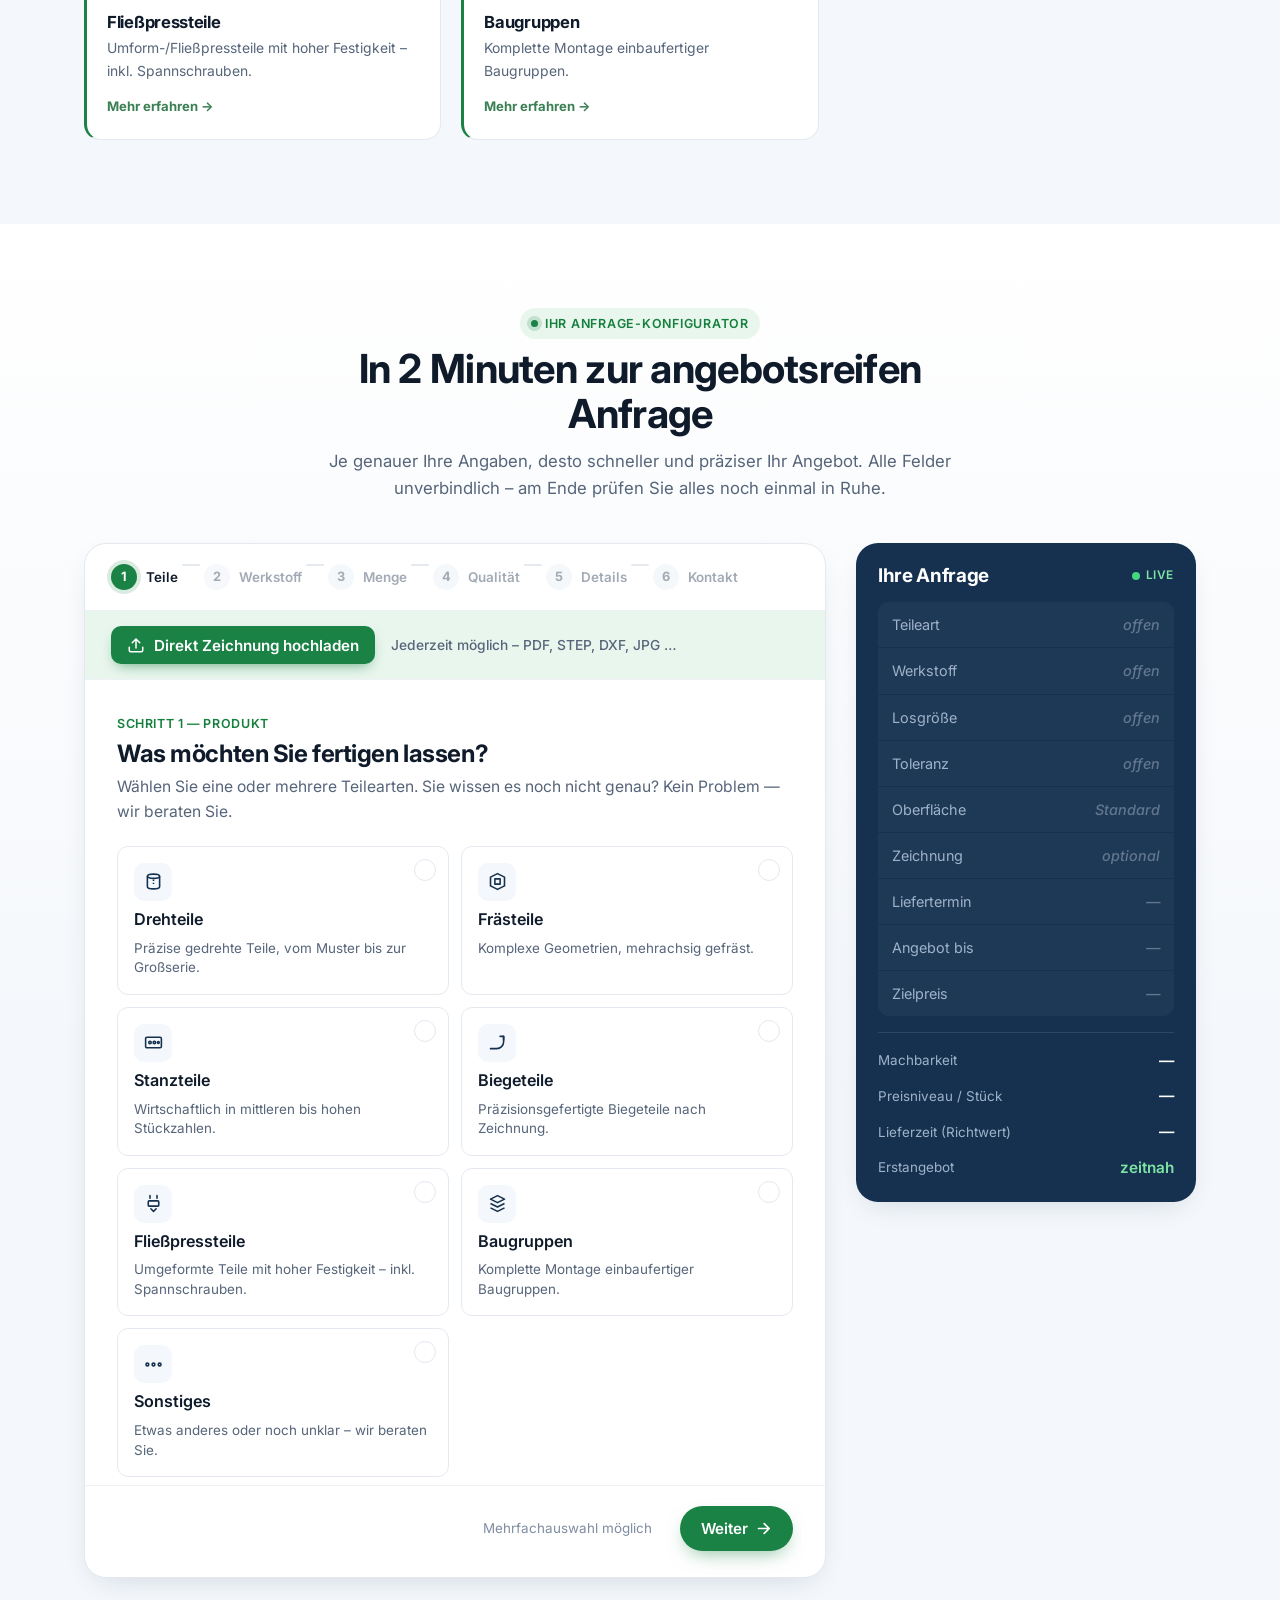
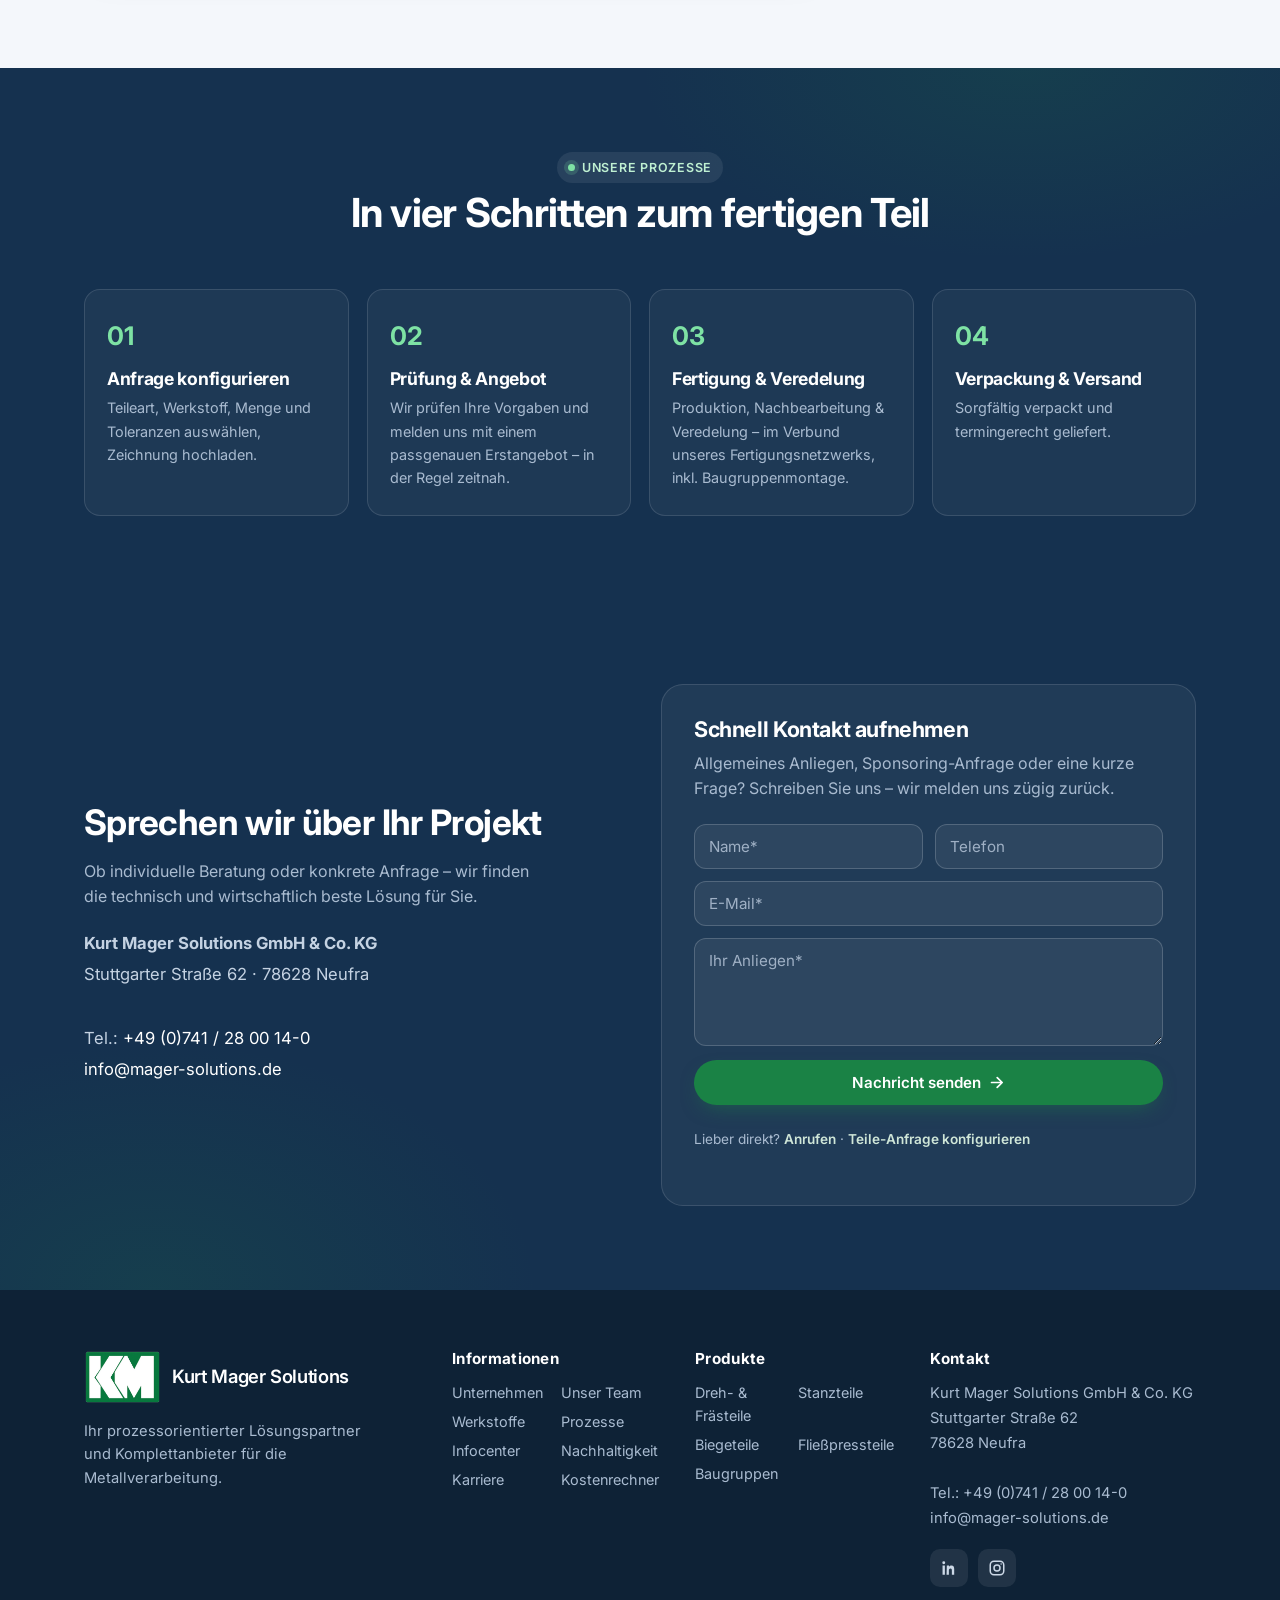
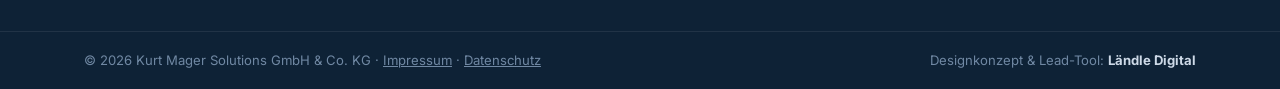
<file: index-31.html>
<!DOCTYPE html>
<html lang="de">
<head>
<meta charset="UTF-8" />
<meta name="viewport" content="width=device-width, initial-scale=1.0" />
<title>Kurt Mager Solutions · Präzisionsteile konfigurieren & anfragen</title>
<meta name="description" content="Dreh-, Fräs-, Stanz-, Biege- und Fließpressteile sowie Baugruppen – komplett aus einer Hand. Konfigurieren Sie Ihre Anfrage in unter 2 Minuten und erhalten Sie ein passgenaues Angebot von Ihrem festen Ansprechpartner." />
<meta property="og:title" content="Kurt Mager Solutions · Präzisionsteile konfigurieren & anfragen" />
<meta property="og:description" content="Sie sagen uns, was Sie brauchen – den Rest erledigen wir. Ihre Anfrage in unter 2 Minuten konfiguriert." />
<meta property="og:type" content="website" />
<link rel="icon" href="data:image/svg+xml,%3Csvg xmlns='http://www.w3.org/2000/svg' viewBox='0 0 100 100'%3E%3Crect width='100' height='100' rx='20' fill='%231a8245'/%3E%3Ctext x='50' y='68' font-family='Arial,sans-serif' font-size='52' font-weight='800' fill='white' text-anchor='middle'%3EKM%3C/text%3E%3C/svg%3E" />
<link rel="preconnect" href="https://fonts.googleapis.com" />
<link rel="preconnect" href="https://fonts.gstatic.com" crossorigin />
<link href="https://fonts.googleapis.com/css2?family=Inter:wght@400;500;600;700;800&display=swap" rel="stylesheet" />
<link rel="stylesheet" href="style.css?v=21" />
<style>
  /* Mobile-Fix Formular-Navigation (inline, cache-sicher) */
  @media (max-width:560px){
    .btn{white-space:normal!important;max-width:100%!important;min-width:0!important;text-align:center!important}
    .wizard__nav{flex-wrap:wrap!important;gap:10px!important}
    .wizard__nav .btn{width:100%!important;justify-content:center!important;margin-left:0!important}
    .wizard__nav .btn--primary{order:-1!important}
    #btnPrev{order:1!important}
    .wizard:not(.has-prev) #btnPrev{display:none!important}
    .wizard__hint{order:2!important;width:100%!important;margin-left:0!important;text-align:center!important}
  }
</style>
<style>
  .media{position:relative;border-radius:22px;overflow:hidden;box-shadow:var(--sh);border:1px solid var(--line);background:#eef1f5}
  .media img{display:block;width:100%;height:100%;object-fit:cover}
  .media--band{aspect-ratio:16/6}
  .media--wide{aspect-ratio:4/3}
  .media__cap{position:absolute;left:0;right:0;bottom:0;padding:16px 18px 13px;background:linear-gradient(transparent,rgba(13,22,38,.78));color:#fff;font-size:.9rem;font-weight:600}
  .media-3{display:grid;grid-template-columns:repeat(3,1fr);gap:20px}
  @media(max-width:820px){.media-3{grid-template-columns:1fr}.media--wide{aspect-ratio:16/9}}
  /* Titelbild-Hero */
  .titlehero{position:relative;overflow:hidden;background:#0c1626}
  .titlehero__img{position:absolute;inset:0;width:100%;height:100%;object-fit:cover;object-position:center 40%}
  .titlehero::after{content:"";position:absolute;inset:0;background:linear-gradient(90deg,rgba(8,15,27,.88) 0%,rgba(8,15,27,.62) 36%,rgba(8,15,27,.22) 64%,rgba(8,15,27,0) 100%)}
  .titlehero__inner{position:relative;z-index:1;min-height:clamp(380px,52vh,520px);display:flex;flex-direction:column;justify-content:center;align-items:flex-start;padding-top:60px;padding-bottom:60px}
  .titlehero__title{color:#fff;font-family:var(--disp);font-weight:800;font-size:clamp(2.1rem,5.2vw,3.5rem);line-height:1.05;letter-spacing:-.02em;margin:16px 0 0}
  .titlehero__sub{color:rgba(255,255,255,.92);font-size:clamp(1.02rem,2vw,1.18rem);line-height:1.6;max-width:48ch;margin:18px 0 0}
  .titlehero__cta{display:flex;flex-wrap:wrap;gap:14px;margin-top:30px}
  .titlehero__loc{display:inline-flex;align-items:center;gap:8px;color:rgba(255,255,255,.82);font-size:.92rem;margin:26px 0 0}
  .titlehero__loc svg{color:#7ee2a4;flex:0 0 auto}
  .btn--ondark{--bgc:transparent;--fg:#fff;border-color:rgba(255,255,255,.55)}
  .btn--ondark:hover{--bgc:rgba(255,255,255,.12);border-color:#fff}
  @media(max-width:640px){
    .titlehero__img{object-position:center 45%}
    .titlehero::after{background:linear-gradient(180deg,rgba(8,15,27,.42) 0%,rgba(8,15,27,.8) 100%)}
    .titlehero__inner{min-height:340px;padding-top:42px;padding-bottom:42px}
  }
  /* clickable product cards -> Produktseite */
  a.prodcard{display:flex;flex-direction:column;text-decoration:none;color:inherit;cursor:pointer}
  .prodcard__more{margin-top:auto;padding-top:14px;color:var(--green-700);font-weight:700;font-size:.82rem;opacity:.82;transition:opacity .15s}
  .prodcard:hover .prodcard__more{opacity:1}
  .prodcard:hover h3{color:var(--green-700)}
</style>
</head>
<body>

<!-- ============================================================ TOPBAR ============================================================ -->
<header class="topbar" id="topbar">
  <div class="shell topbar__inner">
    <a href="#top" class="brand" aria-label="Kurt Mager Solutions – Startseite">
      <img class="brand__img" src="km-mark-transparent.png" alt="Kurt Mager Solutions" style="width:auto;display:block"><span class="brand__text">Kurt Mager Solutions</span>
    </a>
    <nav class="topbar__nav topbar__nav--corp" aria-label="Hauptnavigation">
      <a href="unternehmen.html">Unternehmen</a>
      <a href="team.html">Team</a>
      <a href="#produkte">Produkte</a>
      <a href="werkstoffe.html">Werkstoffe</a>
      <a href="prozesse.html">Prozesse</a>
      <a href="infocenter.html">Infocenter</a>
      <a href="karriere.html">Karriere</a>
      <a href="#kontakt">Kontakt</a>
    </nav>
    <button class="burger" id="burger" aria-label="Menü öffnen" aria-expanded="false"><span></span><span></span><span></span></button>
  </div>
  <div class="topbar__mobile" id="topbarMobile">
    <a href="#top">Startseite</a>
    <a href="unternehmen.html">Unternehmen</a>
    <a href="team.html">Unser Team</a>
    <a href="#produkte">Produkte</a>
    <a href="werkstoffe.html">Werkstoffe</a>
    <a href="prozesse.html">Prozesse</a>
    <a href="infocenter.html">Infocenter</a>
    <a href="rechner.html">Kostenrechner</a>
    <a href="karriere.html">Karriere</a>
    <a href="#kontakt">Kontakt</a>
    <a href="#anfrage" class="btn btn--primary btn--block js-scroll">Anfrage starten</a>
  </div>
</header>

<main id="top">

<!-- ============================================================ TITELBILD ============================================================ -->
<section class="titlehero">
  <img class="titlehero__img" src="kurt-mager-solutions-gmbH-co-kg-neufra.jpg" alt="Firmensitz der Kurt Mager Solutions GmbH &amp; Co. KG in Neufra" fetchpriority="high">
  <div class="shell titlehero__inner">
    <span class="eyebrow eyebrow--light"><span class="dot"></span>Ihr Lösungspartner &amp; Komplettanbieter</span>
    <h1 class="titlehero__title">Komplettlösungen nach Maß</h1>
    <p class="titlehero__sub">Dreh-, Fräs-, Stanz-, Biege- und Fließpressteile sowie Baugruppen – komplett aus einer Hand, von einem festen Ansprechpartner.</p>
    <div class="titlehero__cta">
      <a href="#anfrage" class="btn btn--primary btn--lg js-scroll">Anfrage starten
        <svg viewBox="0 0 24 24" width="18" height="18" fill="none" stroke="currentColor" stroke-width="2.4" stroke-linecap="round" stroke-linejoin="round" aria-hidden="true"><path d="M5 12h14M13 5l7 7-7 7"/></svg>
      </a>
      <a href="#unternehmen" class="btn btn--ondark btn--lg js-scroll">Mehr über uns</a>
    </div>
    <p class="titlehero__loc"><svg viewBox="0 0 24 24" width="15" height="15" fill="none" stroke="currentColor" stroke-width="2" stroke-linecap="round" stroke-linejoin="round" aria-hidden="true"><path d="M21 10c0 7-9 13-9 13s-9-6-9-13a9 9 0 0 1 18 0z"/><circle cx="12" cy="10" r="3"/></svg>Persönlich für Sie da – Firmensitz in 78628 Rottweil-Neufra</p>
  </div>
</section>

<!-- ============================================================ HERO ============================================================ -->
<section class="hero hero--tools">
  <div class="hero__bg" aria-hidden="true"></div>
  <div class="shell">
    <div class="hero__lead">
      <span class="eyebrow"><span class="dot"></span>Prozessorientierter Lösungspartner · DIN EN ISO 9001:2015</span>
      <h2 class="hero__title">Sie sagen uns, was Sie brauchen —<br><span class="grad">den Rest erledigen wir.</span></h2>
      <p class="hero__sub">Starten Sie direkt mit dem passenden Tool – konkrete Teile-Anfrage oder Ihr Einsparpotenzial in Zahlen:</p>
    </div>

    <div class="toolcards">
      <article class="toolcard">
        <span class="toolcard__ic" aria-hidden="true"><svg viewBox="0 0 24 24" fill="none" stroke="currentColor" stroke-width="1.8" stroke-linecap="round" stroke-linejoin="round"><path d="M9 5H7a2 2 0 0 0-2 2v12a2 2 0 0 0 2 2h10a2 2 0 0 0 2-2V7a2 2 0 0 0-2-2h-2"/><rect x="9" y="3" width="6" height="4" rx="1"/><path d="M9 12h6M9 16h4"/></svg></span>
        <h2>Präzisionsteile anfragen</h2>
        <p>Teileart, Werkstoff, Menge &amp; Zeichnung – in 2 Minuten zur angebotsreifen Anfrage bei Ihrem festen Ansprechpartner.</p>
        <ul class="toolcard__pts">
          <li><svg viewBox="0 0 24 24" fill="none" stroke="currentColor" stroke-width="2.6" stroke-linecap="round" stroke-linejoin="round"><path d="M20 6 9 17l-5-5"/></svg>Für konkrete Teile &amp; Zeichnungen</li>
          <li><svg viewBox="0 0 24 24" fill="none" stroke="currentColor" stroke-width="2.6" stroke-linecap="round" stroke-linejoin="round"><path d="M20 6 9 17l-5-5"/></svg>Erstangebot in der Regel zeitnah</li>
          <li><svg viewBox="0 0 24 24" fill="none" stroke="currentColor" stroke-width="2.6" stroke-linecap="round" stroke-linejoin="round"><path d="M20 6 9 17l-5-5"/></svg>Auch intern für Bestandskunden nutzbar</li>
        </ul>
        <a href="#anfrage" class="btn btn--primary btn--lg btn--block js-scroll">Anfrage konfigurieren
          <svg viewBox="0 0 24 24" width="18" height="18" fill="none" stroke="currentColor" stroke-width="2.4" stroke-linecap="round" stroke-linejoin="round" aria-hidden="true"><path d="M5 12h14M13 5l7 7-7 7"/></svg>
        </a>
      </article>

      <article class="toolcard toolcard--calc">
        <span class="toolcard__ic" aria-hidden="true"><svg viewBox="0 0 24 24" fill="none" stroke="currentColor" stroke-width="1.8" stroke-linecap="round" stroke-linejoin="round"><rect x="4" y="2" width="16" height="20" rx="2"/><path d="M8 6h8M8 10h2M14 10h2M8 14h2M14 14h2M8 18h2M14 18h2"/></svg></span>
        <h2>Einsparpotenzial berechnen</h2>
        <p>Was kostet Sie Ihre aktuelle Teile-Beschaffung wirklich? Ihr jährliches Sparpotenzial in 60 Sekunden – auf Basis Ihrer eigenen Zahlen.</p>
        <ul class="toolcard__pts">
          <li><svg viewBox="0 0 24 24" fill="none" stroke="currentColor" stroke-width="2.6" stroke-linecap="round" stroke-linejoin="round"><path d="M20 6 9 17l-5-5"/></svg>Für Einkauf &amp; Beschaffung</li>
          <li><svg viewBox="0 0 24 24" fill="none" stroke="currentColor" stroke-width="2.6" stroke-linecap="round" stroke-linejoin="round"><path d="M20 6 9 17l-5-5"/></svg>Kapital, Ausschuss, Stillstände &amp; Aufwand</li>
          <li><svg viewBox="0 0 24 24" fill="none" stroke="currentColor" stroke-width="2.6" stroke-linecap="round" stroke-linejoin="round"><path d="M20 6 9 17l-5-5"/></svg>Konkrete €-Zahl statt Bauchgefühl</li>
        </ul>
        <a href="rechner.html" class="btn btn--navy btn--lg btn--block">Einsparpotenzial berechnen
          <svg viewBox="0 0 24 24" width="18" height="18" fill="none" stroke="currentColor" stroke-width="2.4" stroke-linecap="round" stroke-linejoin="round" aria-hidden="true"><path d="M5 12h14M13 5l7 7-7 7"/></svg>
        </a>
      </article>
    </div>

    <ul class="hero__trust hero__trust--center">
      <li><strong>Zeitnahes</strong> Erstangebot</li>
      <li><strong>1</strong> fester Ansprechpartner</li>
      <li><strong>DIN EN ISO 9001:2015</strong> zertifiziert</li>
      <li><strong>vom Prototyp</strong> bis zur Großserie</li>
    </ul>
  </div>
</section>

<!-- ============================================================ WERKSTOFFE STRIP ============================================================ -->
<section class="strip" id="werkstoffe">
  <div class="shell strip__inner">
    <span class="strip__label">Werkstoffe, die wir liefern</span>
    <ul class="strip__items">
      <li>Aluminium</li><li>Edelstahl</li><li>Stahl</li><li>Messing</li><li>Kupfer</li><li>Kunststoff</li><li>Sonderwerkstoffe</li><li>+ weitere auf Anfrage</li>
    </ul>
  </div>
</section>

<!-- ============================================================ UNTERNEHMEN / KOMPLETTLÖSUNGEN ============================================================ -->
<section class="about" id="unternehmen">
  <div class="shell">
    <header class="config__head">
      <span class="eyebrow eyebrow--center"><span class="dot"></span>Über Kurt Mager Solutions</span>
      <h2 class="sec__title">Mehr als ein Lieferant – Ihr Lösungspartner</h2>
    </header>
    <div class="about__grid">
      <div class="about__intro">
        <p><strong>Wir sind Ihr Partner für prozessorientierte Lösungen</strong> im Dreh-, Fräs-, Stanz-, Biege- und Fließpressteile-Bereich sowie bei der Baugruppenmontage.</p>
        <p>Lösungsorientiertheit, Zuverlässigkeit und Effizienz sowie vorausschauendes Planen sind ein fester Bestandteil unseres Tagesgeschäfts – intern wie auch nach außen, unseren Kunden gegenüber.</p>
        <p>Wir verstehen uns nicht nur als Händler, sondern als Ihr <strong>Berater, Entwicklungspartner und Begleiter</strong>. Unser Ziel: Ihnen immer die technisch und wirtschaftlich beste Lösung zu bieten.</p>
      </div>
      <ul class="checklist">
        <li><span class="ck"><svg viewBox="0 0 24 24" fill="none" stroke="currentColor" stroke-width="2.6" stroke-linecap="round" stroke-linejoin="round"><path d="M20 6 9 17l-5-5"/></svg></span><p><strong>Prüfung Ihrer technischen Zeichnungen</strong>Skizzen oder Vorgaben für Ihre individuellen Teile und Lösungen.</p></li>
        <li><span class="ck"><svg viewBox="0 0 24 24" fill="none" stroke="currentColor" stroke-width="2.6" stroke-linecap="round" stroke-linejoin="round"><path d="M20 6 9 17l-5-5"/></svg></span><p><strong>Komplettabwicklung</strong>von Produktion, Nachbearbeitung, Veredelung, Montage und Versand.</p></li>
        <li><span class="ck"><svg viewBox="0 0 24 24" fill="none" stroke="currentColor" stroke-width="2.6" stroke-linecap="round" stroke-linejoin="round"><path d="M20 6 9 17l-5-5"/></svg></span><p><strong>Ein direkter Ansprechpartner</strong>für eine reibungslose Abwicklung Ihres Projekts.</p></li>
        <li><span class="ck"><svg viewBox="0 0 24 24" fill="none" stroke="currentColor" stroke-width="2.6" stroke-linecap="round" stroke-linejoin="round"><path d="M20 6 9 17l-5-5"/></svg></span><p><strong>Nach DIN ISO 9001 zertifiziert</strong>höchste Qualität und umfassende Qualitätssicherung bei Produktentwicklungen aller Art.</p></li>
      </ul>
    </div>
  </div>
</section>

<!-- ============================================================ PRODUKTE ============================================================ -->
<section class="produkte" id="produkte">
  <div class="shell">
    <header class="config__head">
      <span class="eyebrow eyebrow--center"><span class="dot"></span>Unser Portfolio</span>
      <h2 class="sec__title">Unsere Produkte</h2>
      <p class="sec__sub">Von extrem hoher Präzision für Spezialanwendungen bis zur Massenfertigung – flexibel in Material und Stückzahl.</p>
    </header>
    <figure class="media media--band" style="margin-bottom:34px">
      <img src="Buchse-1024x683-1.jpg" alt="Glänzende Präzisionsdrehteile (Buchsen) aus Metall" loading="lazy">
      <figcaption class="media__cap">Präzisionsdrehteile – unser Ursprung seit 1978</figcaption>
    </figure>
    <div class="prod__grid">
      <a class="prodcard" href="produkte.html#prod-dreh-fraesteile"><span class="prodcard__chev">»»</span><h3>Dreh- &amp; Frästeile</h3><p>Gedreht und gefräst – vom Muster bis zur Großserie.</p><span class="prodcard__more">Mehr erfahren →</span></a>
      <a class="prodcard" href="produkte.html#prod-stanzteile"><span class="prodcard__chev">»»</span><h3>Stanzteile</h3><p>Wirtschaftlich in mittleren bis hohen Stückzahlen.</p><span class="prodcard__more">Mehr erfahren →</span></a>
      <a class="prodcard" href="produkte.html#prod-biegeteile"><span class="prodcard__chev">»»</span><h3>Biegeteile</h3><p>Präzisionsgefertigte Biegeteile nach Zeichnung.</p><span class="prodcard__more">Mehr erfahren →</span></a>
      <a class="prodcard" href="produkte.html#prod-fliesspressteile"><span class="prodcard__chev">»»</span><h3>Fließpressteile</h3><p>Umform-/Fließpressteile mit hoher Festigkeit – inkl. Spannschrauben.</p><span class="prodcard__more">Mehr erfahren →</span></a>
      <a class="prodcard" href="produkte.html#prod-baugruppen"><span class="prodcard__chev">»»</span><h3>Baugruppen</h3><p>Komplette Montage einbaufertiger Baugruppen.</p><span class="prodcard__more">Mehr erfahren →</span></a>
    </div>
  </div>
</section>

<!-- ============================================================ CONFIGURATOR ============================================================ -->
<section class="config" id="anfrage">
  <div class="shell">
    <header class="config__head">
      <span class="eyebrow eyebrow--center"><span class="dot"></span>Ihr Anfrage-Konfigurator</span>
      <h2 class="sec__title">In 2 Minuten zur angebotsreifen Anfrage</h2>
      <p class="sec__sub">Je genauer Ihre Angaben, desto schneller und präziser Ihr Angebot. Alle Felder unverbindlich – am Ende prüfen Sie alles noch einmal in Ruhe.</p>
    </header>

    <div class="config__grid">
      <div class="config__main">
        <div class="wizard" id="wizard">
          <div class="wizard__progress" id="progress"></div>
          <div class="wizard__draw">
            <button type="button" class="wizard__draw-btn" id="btnDraw">
              <svg viewBox="0 0 24 24" width="18" height="18" fill="none" stroke="currentColor" stroke-width="2" stroke-linecap="round" stroke-linejoin="round" aria-hidden="true"><path d="M21 15v4a2 2 0 0 1-2 2H5a2 2 0 0 1-2-2v-4"/><path d="M7 9l5-5 5 5M12 4v12"/></svg>
              Direkt Zeichnung hochladen
            </button>
            <span class="wizard__draw-status" id="drawStatus">Jederzeit möglich – PDF, STEP, DXF, JPG …</span>
            <input type="file" id="drawInput" multiple accept=".pdf,.step,.stp,.dxf,.dwg,.igs,.iges,.jpg,.jpeg,.png,.zip" hidden>
          </div>
          <form class="wizard__body" id="wizardBody" novalidate></form>
          <div class="wizard__nav">
            <button type="button" class="btn btn--ghost" id="btnPrev">
              <svg viewBox="0 0 24 24" width="17" height="17" fill="none" stroke="currentColor" stroke-width="2.4" stroke-linecap="round" stroke-linejoin="round" aria-hidden="true"><path d="M19 12H5M11 19l-7-7 7-7"/></svg>
              Zurück
            </button>
            <span class="wizard__hint" id="stepHint"></span>
            <button type="button" class="btn btn--primary" id="btnNext">Weiter
              <svg viewBox="0 0 24 24" width="17" height="17" fill="none" stroke="currentColor" stroke-width="2.4" stroke-linecap="round" stroke-linejoin="round" aria-hidden="true"><path d="M5 12h14M13 5l7 7-7 7"/></svg>
            </button>
          </div>
        </div>
      </div>

      <aside class="config__aside">
        <div class="summary" id="summary">
          <div class="summary__head">
            <h3>Ihre Anfrage</h3>
            <span class="summary__live"><span class="pulse"></span>live</span>
          </div>
          <div class="summary__body" id="summaryBody"></div>
          <div class="estimate" id="estimate"></div>
        </div>
      </aside>
    </div>
  </div>
</section>

<!-- ============================================================ PROZESSE / ABLAUF ============================================================ -->
<section class="flow" id="ablauf">
  <div class="shell">
    <header class="config__head">
      <span class="eyebrow eyebrow--center eyebrow--light"><span class="dot"></span>Unsere Prozesse</span>
      <h2 class="sec__title sec__title--light">In vier Schritten zum fertigen Teil</h2>
    </header>
    <ol class="flow__steps">
      <li><span class="flow__n">01</span><h3>Anfrage konfigurieren</h3><p>Teileart, Werkstoff, Menge und Toleranzen auswählen, Zeichnung hochladen.</p></li>
      <li><span class="flow__n">02</span><h3>Prüfung &amp; Angebot</h3><p>Wir prüfen Ihre Vorgaben und melden uns mit einem passgenauen Erstangebot – in der Regel zeitnah.</p></li>
      <li><span class="flow__n">03</span><h3>Fertigung &amp; Veredelung</h3><p>Produktion, Nachbearbeitung &amp; Veredelung – im Verbund unseres Fertigungsnetzwerks, inkl. Baugruppenmontage.</p></li>
      <li><span class="flow__n">04</span><h3>Verpackung &amp; Versand</h3><p>Sorgfältig verpackt und termingerecht geliefert.</p></li>
    </ol>
  </div>
</section>

<!-- ============================================================ KONTAKT ============================================================ -->
<section class="contact" id="kontakt">
  <div class="shell">
    <div class="contact__grid">
      <div class="contact__info">
        <h2>Sprechen wir über Ihr Projekt</h2>
        <p>Ob individuelle Beratung oder konkrete Anfrage – wir finden die technisch und wirtschaftlich beste Lösung für Sie.</p>
        <address>
          <strong>Kurt Mager Solutions GmbH &amp; Co. KG</strong><br />
          Stuttgarter Straße 62 · 78628 Neufra<br /><br />
          Tel.: <a href="tel:+49741280014">+49 (0)741 / 28 00 14-0</a><br />
          <a href="mailto:info@mager-solutions.de">info@mager-solutions.de</a>
        </address>
      </div>
      <div class="contact__card">
        <h3>Schnell Kontakt aufnehmen</h3>
        <p>Allgemeines Anliegen, Sponsoring-Anfrage oder eine kurze Frage? Schreiben Sie uns – wir melden uns zügig zurück.</p>
        <form class="cform" id="contactForm" novalidate>
          <div class="cform__row">
            <input type="text" id="cfName" placeholder="Name*" autocomplete="name" required>
            <input type="tel" id="cfTel" placeholder="Telefon" autocomplete="tel">
          </div>
          <input type="email" id="cfMail" placeholder="E-Mail*" autocomplete="email" required>
          <textarea id="cfMsg" placeholder="Ihr Anliegen*" required></textarea>
          <button type="submit" class="btn btn--primary btn--block">Nachricht senden
            <svg viewBox="0 0 24 24" width="17" height="17" fill="none" stroke="currentColor" stroke-width="2.4" stroke-linecap="round" stroke-linejoin="round"><path d="M5 12h14M13 5l7 7-7 7"/></svg>
          </button>
          <p class="cform__alt" id="cfHint">Lieber direkt? <a href="tel:+49741280014">Anrufen</a> · <a href="#anfrage" class="js-scroll">Teile-Anfrage konfigurieren</a></p>
        </form>
      </div>
    </div>
  </div>
</section>

<!-- ============================================================ FOOTER ============================================================ -->
<footer class="footer">
  <div class="shell footer__inner footer__inner--4">
    <div class="footer__col footer__brand">
      <a href="index.html" class="brand brand--footer" aria-label="Kurt Mager Solutions – Startseite">
        <img class="brand__img" src="km-mark-transparent.png" alt="Kurt Mager Solutions" style="height:54px;width:auto;display:block"><span class="brand__text" style="font-size:1.15rem">Kurt Mager Solutions</span>
      </a>
      <p>Ihr prozessorientierter Lösungspartner und Komplettanbieter für die Metallverarbeitung.</p>
    </div>
    <div class="footer__col">
      <h4>Informationen</h4>
      <ul>
        <li><a href="unternehmen.html">Unternehmen</a></li>
        <li><a href="team.html">Unser Team</a></li>
        <li><a href="werkstoffe.html">Werkstoffe</a></li>
        <li><a href="prozesse.html">Prozesse</a></li>
        <li><a href="infocenter.html">Infocenter</a></li>
        <li><a href="nachhaltigkeit.html">Nachhaltigkeit</a></li>
        <li><a href="karriere.html">Karriere</a></li>
        <li><a href="rechner.html">Kostenrechner</a></li>
      </ul>
    </div>
    <div class="footer__col">
      <h4>Produkte</h4>
      <ul>
        <li>Dreh- &amp; Frästeile</li><li>Stanzteile</li><li>Biegeteile</li><li>Fließpressteile</li><li>Baugruppen</li>
      </ul>
    </div>
    <div class="footer__col">
      <h4>Kontakt</h4>
      <address>
        Kurt Mager Solutions GmbH &amp; Co. KG<br />
        Stuttgarter Straße 62<br />
        78628 Neufra<br /><br />
        Tel.: <a href="tel:+49741280014">+49 (0)741 / 28 00 14-0</a><br />
        <a href="mailto:info@mager-solutions.de">info@mager-solutions.de</a>
      </address>
      <div class="socials">
        <a href="https://www.linkedin.com/company/kurt-mager-solutions-gmbh-co-kg/" target="_blank" rel="noopener" class="social" aria-label="LinkedIn"><svg viewBox="0 0 24 24" fill="currentColor" aria-hidden="true"><path d="M6.94 5a1.94 1.94 0 1 1-3.88 0 1.94 1.94 0 0 1 3.88 0zM3.4 8.5h3.1V21H3.4zM9.1 8.5h3v1.7h.04c.42-.8 1.45-1.64 2.98-1.64 3.2 0 3.8 2.1 3.8 4.8V21h-3.1v-5.5c0-1.3 0-3-1.85-3s-2.13 1.44-2.13 2.9V21h-3.1z"/></svg></a>
        <a href="https://www.instagram.com/kurtmagersolutions/" target="_blank" rel="noopener" class="social" aria-label="Instagram"><svg viewBox="0 0 24 24" fill="none" stroke="currentColor" stroke-width="2" aria-hidden="true"><rect x="3" y="3" width="18" height="18" rx="5"/><circle cx="12" cy="12" r="4"/><circle cx="17.5" cy="6.5" r="1" fill="currentColor" stroke="none"/></svg></a>
      </div>
    </div>
  </div>
  <div class="footer__bar">
    <div class="shell footer__bar-inner">
      <span>© <span id="year"></span> Kurt Mager Solutions GmbH &amp; Co. KG · <a href="impressum.html" style="color:inherit;text-decoration:underline">Impressum</a> · <a href="datenschutz.html" style="color:inherit;text-decoration:underline">Datenschutz</a></span>
      <span class="footer__credit">Designkonzept &amp; Lead-Tool: <a href="https://www.laendle-digital.com" target="_blank" rel="noopener" style="color:#cdd9e7"><strong>Ländle Digital</strong></a></span>
    </div>
  </div>
</footer>

</main>

<script src="app.js?v=12" defer></script>
<script src="enhance.js?v=1" defer></script>
<script src="jobpopup.js?v=1" defer></script>
<script>
  (function(){
    var f=document.getElementById('contactForm'); if(!f) return;
    function val(id){return (document.getElementById(id).value||'').trim();}
    f.addEventListener('submit',function(e){
      e.preventDefault();
      var name=val('cfName'),tel=val('cfTel'),mail=val('cfMail'),msg=val('cfMsg'),ok=true;
      [['cfName',name],['cfMail',mail],['cfMsg',msg]].forEach(function(p){
        var el=document.getElementById(p[0]); if(!p[1]){el.style.borderColor='#ff8a8a';ok=false;} else {el.style.borderColor='';}
      });
      if(!ok) return;
      var subj='Anfrage über die Website – '+name;
      var bodyTxt='Name: '+name+'\nTelefon: '+(tel||'—')+'\nE-Mail: '+mail+'\n\nAnliegen:\n'+msg;
      var mailtoUrl='mailto:info@mager-solutions.de?subject='+encodeURIComponent(subj)+'&body='+encodeURIComponent(bodyTxt);
      var hint=document.getElementById('cfHint');
      hint.textContent='Wird gesendet …';
      fetch('https://api.web3forms.com/submit',{
        method:'POST',headers:{'Content-Type':'application/json',Accept:'application/json'},
        body:JSON.stringify({access_key:'c6eb7fa2-94d4-467d-9405-d3d36699123d',subject:subj,from_name:'Website Kurt Mager Solutions',botcheck:'',Name:name,Telefon:(tel||'—'),email:mail,Anliegen:msg})
      }).then(function(r){return r.json();}).then(function(d){
        if(d&&d.success){ f.reset(); hint.textContent='Danke! Ihre Nachricht ist bei uns eingegangen – wir melden uns zeitnah.'; }
        else { throw new Error('x'); }
      }).catch(function(){
        hint.innerHTML='Senden gerade nicht möglich – bitte <a href="'+mailtoUrl+'">hier per E-Mail senden</a> oder anrufen: <a href="tel:+49741280014">0741 / 28 00 14-0</a>.';
      });
    });
  })();
</script>
</body>
</html>
</file>
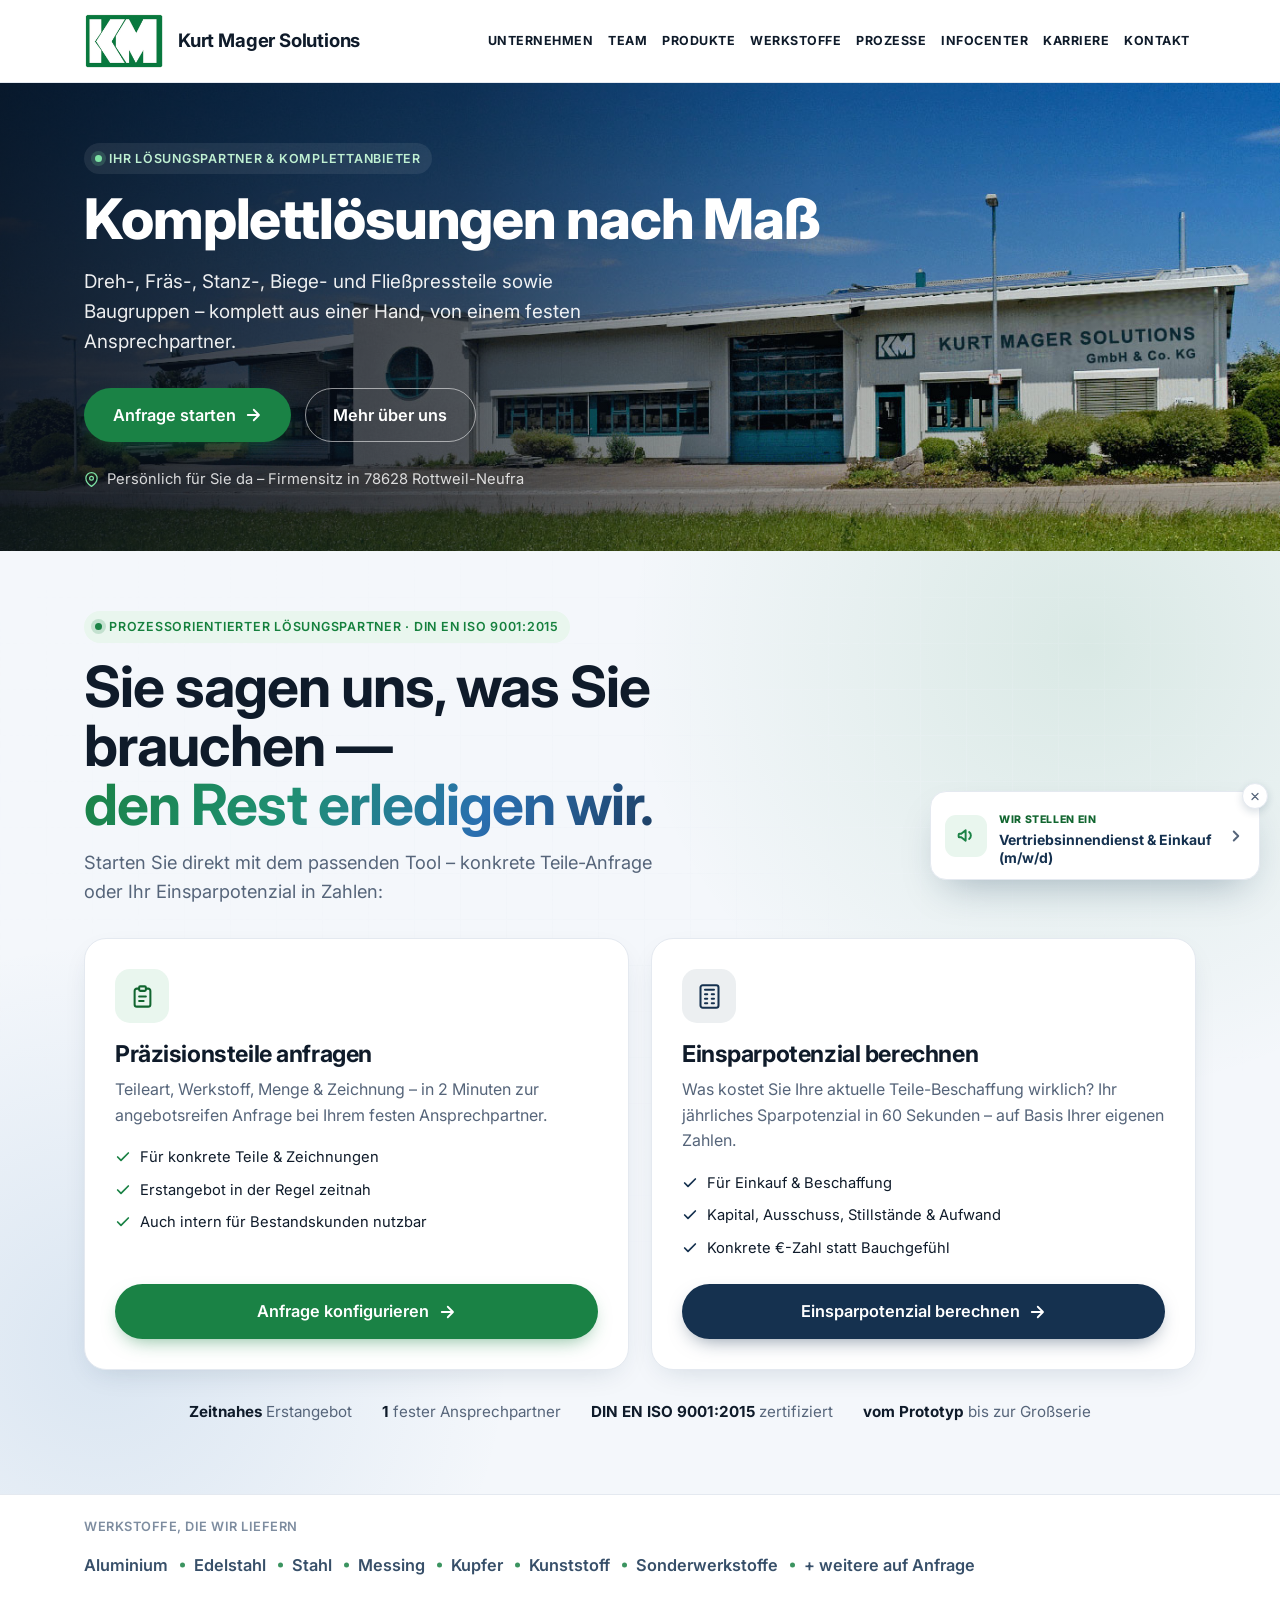
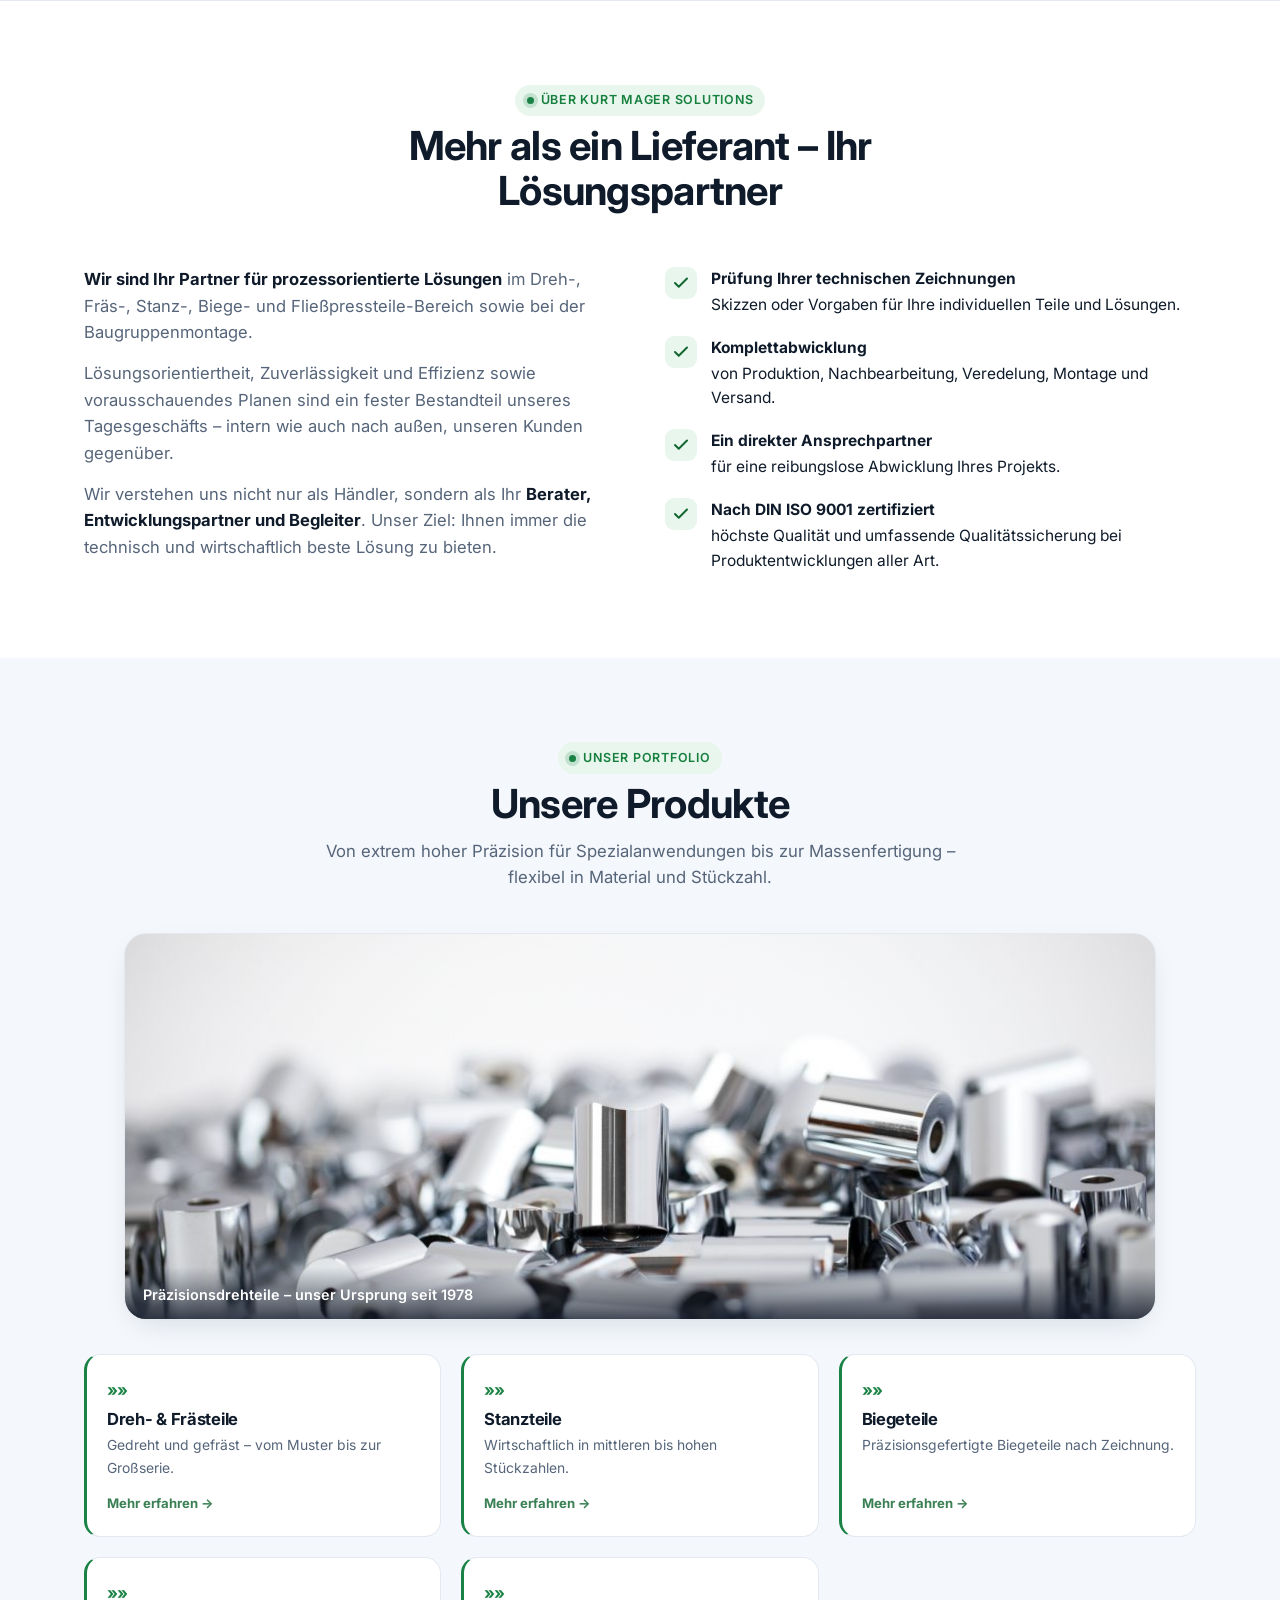
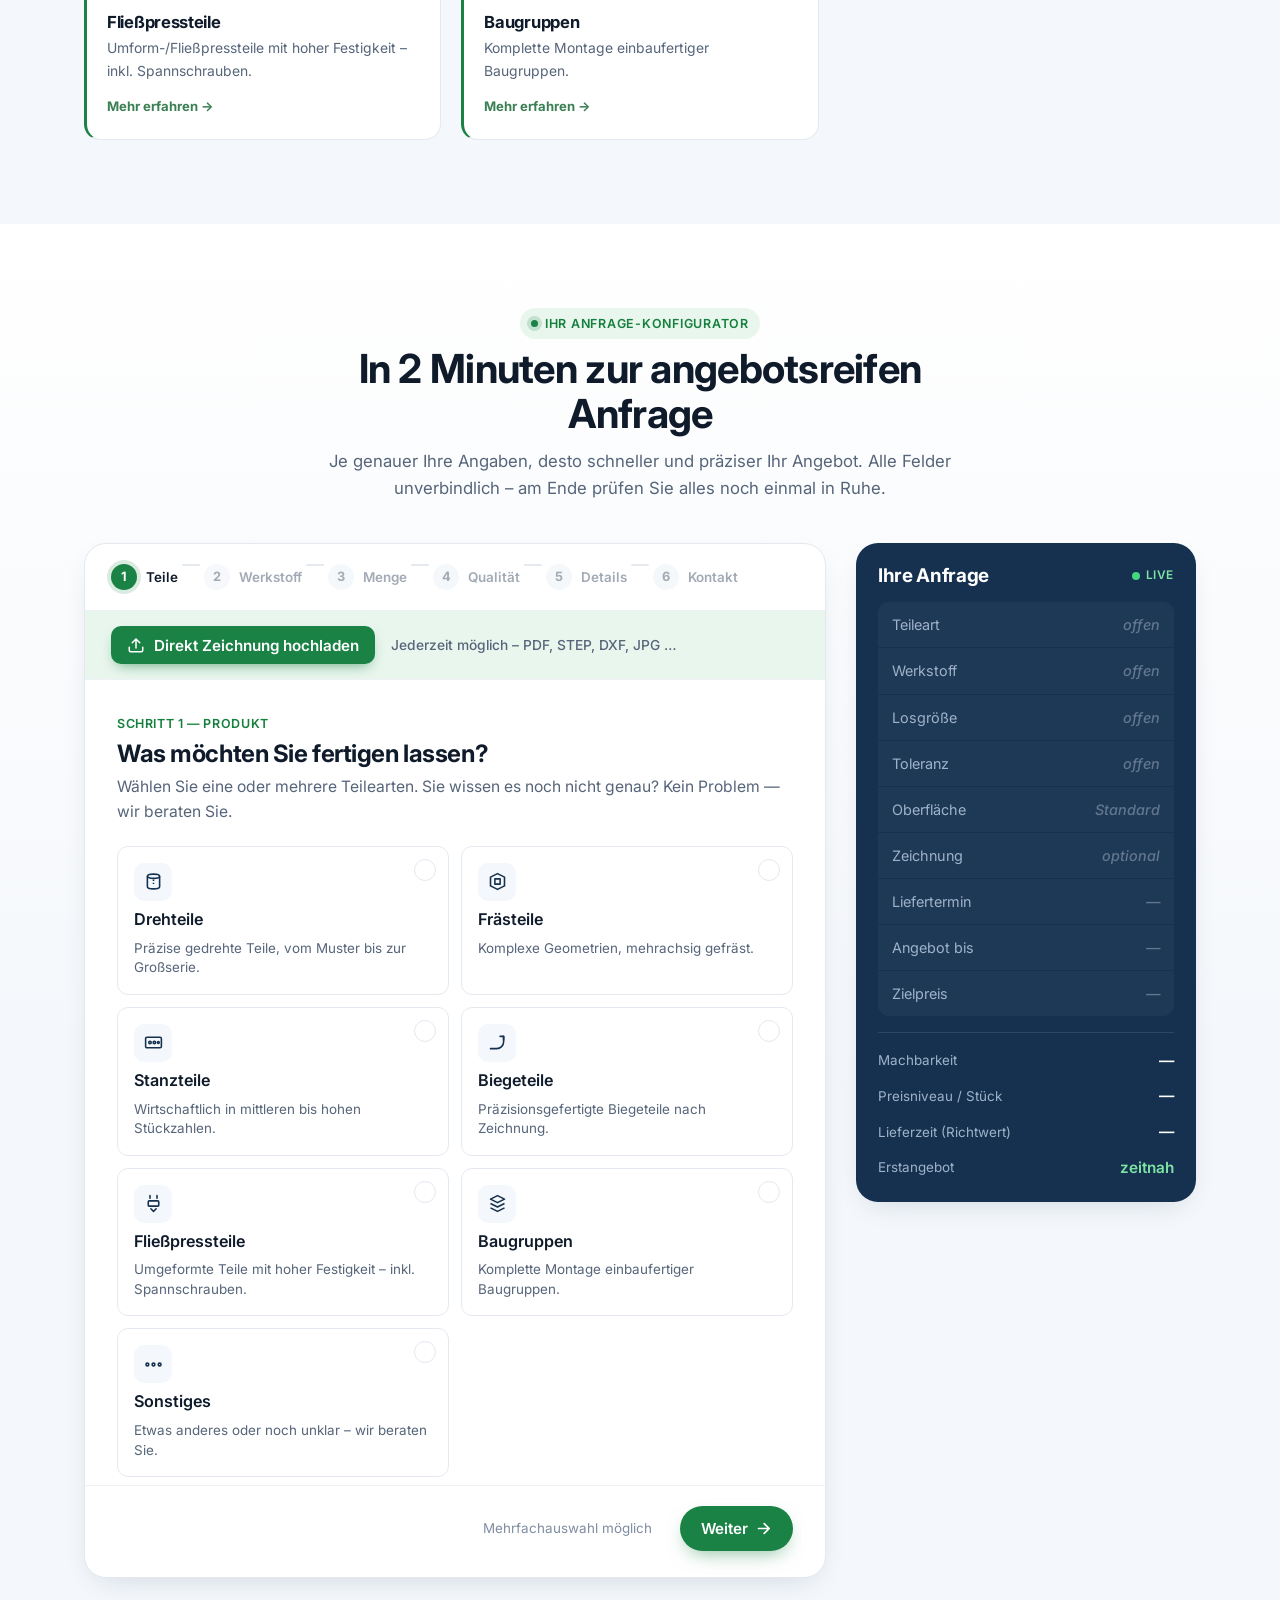
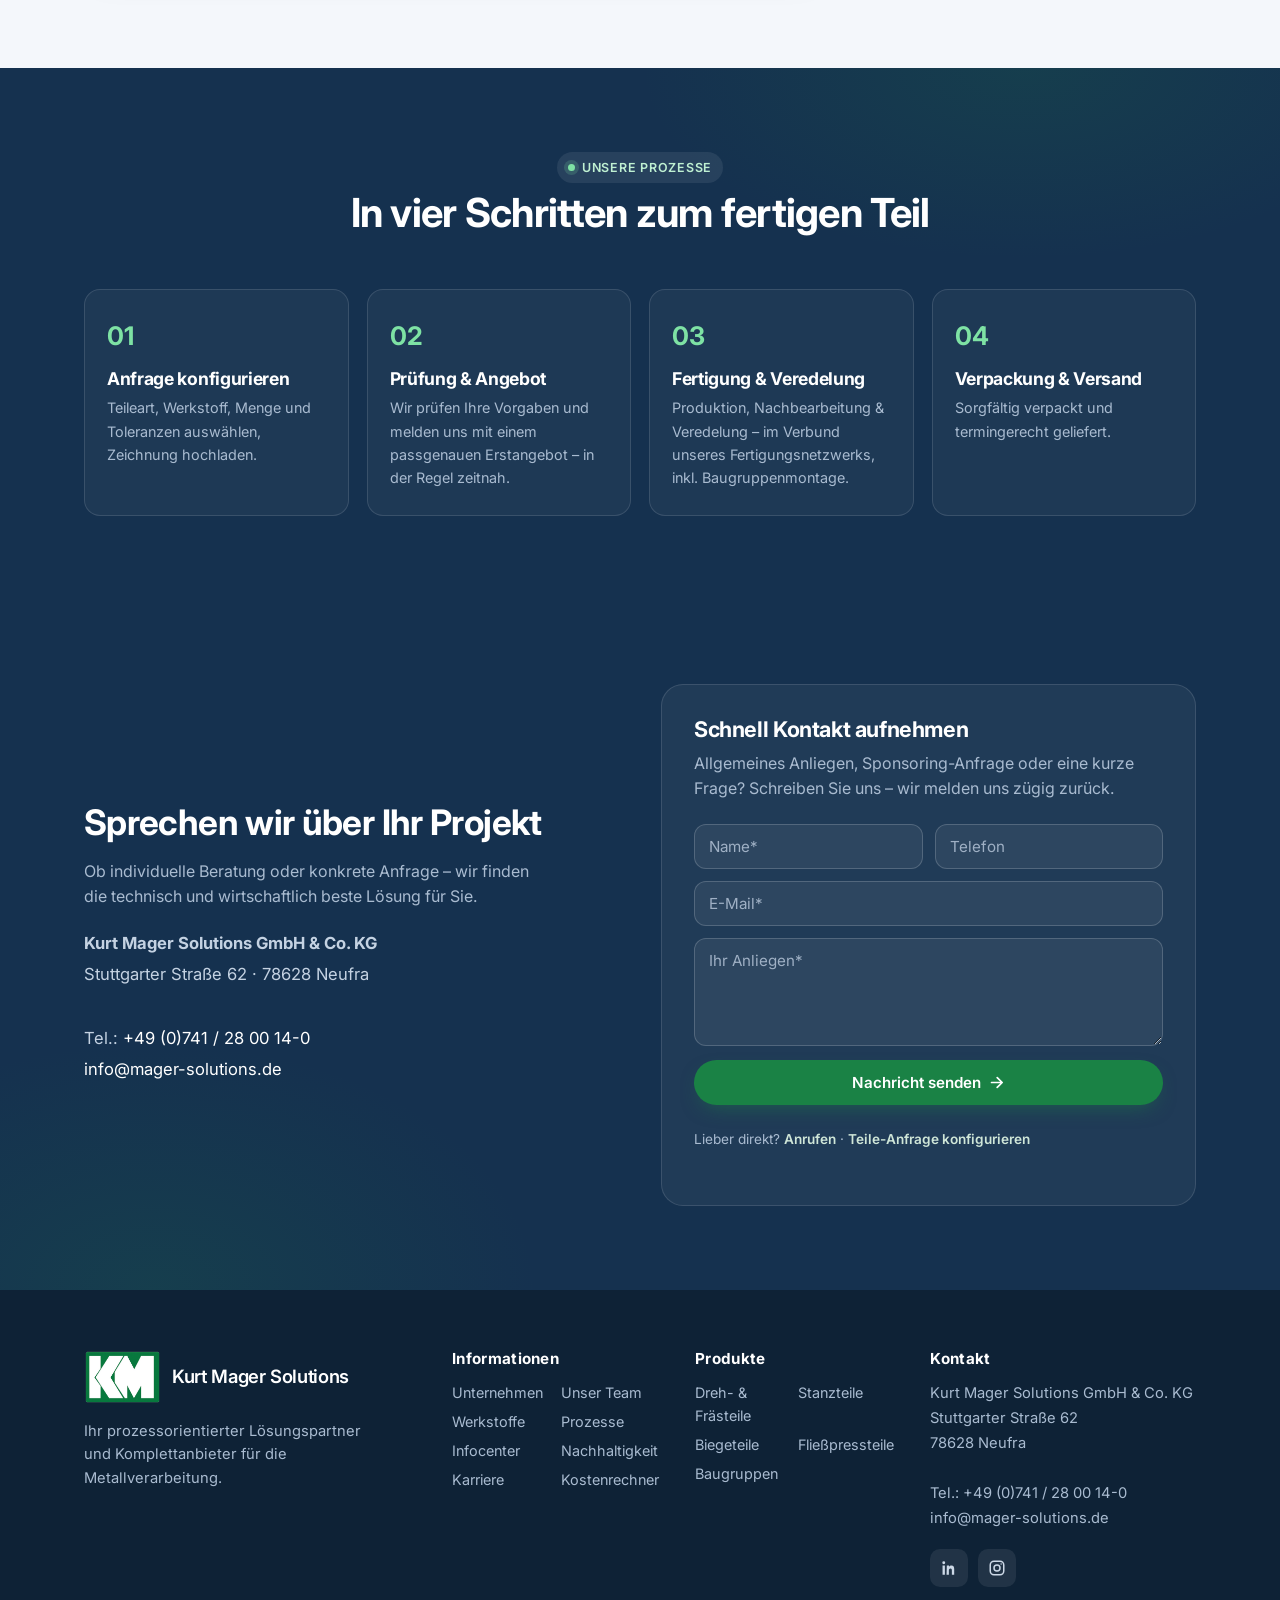
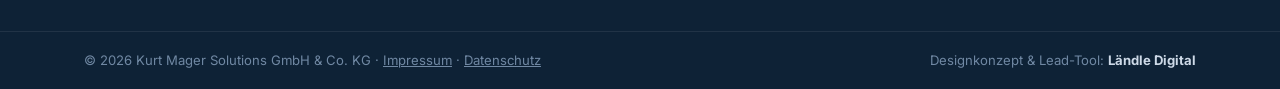
<file: index-32.html>
<!DOCTYPE html>
<html lang="de">
<head>
<meta charset="UTF-8" />
<meta name="viewport" content="width=device-width, initial-scale=1.0" />
<title>Kurt Mager Solutions · Präzisionsteile konfigurieren & anfragen</title>
<meta name="description" content="Dreh-, Fräs-, Stanz-, Biege- und Fließpressteile sowie Baugruppen – komplett aus einer Hand. Konfigurieren Sie Ihre Anfrage in unter 2 Minuten und erhalten Sie ein passgenaues Angebot von Ihrem festen Ansprechpartner." />
<meta property="og:title" content="Kurt Mager Solutions · Präzisionsteile konfigurieren & anfragen" />
<meta property="og:description" content="Sie sagen uns, was Sie brauchen – den Rest erledigen wir. Ihre Anfrage in unter 2 Minuten konfiguriert." />
<meta property="og:type" content="website" />
<link rel="icon" href="data:image/svg+xml,%3Csvg xmlns='http://www.w3.org/2000/svg' viewBox='0 0 100 100'%3E%3Crect width='100' height='100' rx='20' fill='%231a8245'/%3E%3Ctext x='50' y='68' font-family='Arial,sans-serif' font-size='52' font-weight='800' fill='white' text-anchor='middle'%3EKM%3C/text%3E%3C/svg%3E" />
<link rel="preconnect" href="https://fonts.googleapis.com" />
<link rel="preconnect" href="https://fonts.gstatic.com" crossorigin />
<link href="https://fonts.googleapis.com/css2?family=Inter:wght@400;500;600;700;800&display=swap" rel="stylesheet" />
<link rel="stylesheet" href="style.css?v=21" />
<style>
  /* Mobile-Fix Formular-Navigation (inline, cache-sicher) */
  @media (max-width:560px){
    .btn{white-space:normal!important;max-width:100%!important;min-width:0!important;text-align:center!important}
    .wizard__nav{flex-wrap:wrap!important;gap:10px!important}
    .wizard__nav .btn{width:100%!important;justify-content:center!important;margin-left:0!important}
    .wizard__nav .btn--primary{order:-1!important}
    #btnPrev{order:1!important}
    .wizard:not(.has-prev) #btnPrev{display:none!important}
    .wizard__hint{order:2!important;width:100%!important;margin-left:0!important;text-align:center!important}
  }
</style>
<style>
  .media{position:relative;border-radius:22px;overflow:hidden;box-shadow:var(--sh);border:1px solid var(--line);background:#eef1f5}
  .media img{display:block;width:100%;height:100%;object-fit:cover}
  .media--band{aspect-ratio:16/6}
  .media--wide{aspect-ratio:4/3}
  .media__cap{position:absolute;left:0;right:0;bottom:0;padding:16px 18px 13px;background:linear-gradient(transparent,rgba(13,22,38,.78));color:#fff;font-size:.9rem;font-weight:600}
  .media-3{display:grid;grid-template-columns:repeat(3,1fr);gap:20px}
  @media(max-width:820px){.media-3{grid-template-columns:1fr}.media--wide{aspect-ratio:16/9}}
  /* Titelbild-Hero */
  .titlehero{position:relative;overflow:hidden;background:#0c1626}
  .titlehero__img{position:absolute;inset:0;width:100%;height:100%;object-fit:cover;object-position:center 40%}
  .titlehero::after{content:"";position:absolute;inset:0;background:linear-gradient(90deg,rgba(8,15,27,.88) 0%,rgba(8,15,27,.62) 36%,rgba(8,15,27,.22) 64%,rgba(8,15,27,0) 100%)}
  .titlehero__inner{position:relative;z-index:1;min-height:clamp(380px,52vh,520px);display:flex;flex-direction:column;justify-content:center;align-items:flex-start;padding-top:60px;padding-bottom:60px}
  .titlehero__title{color:#fff;font-family:var(--disp);font-weight:800;font-size:clamp(2.1rem,5.2vw,3.5rem);line-height:1.05;letter-spacing:-.02em;margin:16px 0 0}
  .titlehero__sub{color:rgba(255,255,255,.92);font-size:clamp(1.02rem,2vw,1.18rem);line-height:1.6;max-width:48ch;margin:18px 0 0}
  .titlehero__cta{display:flex;flex-wrap:wrap;gap:14px;margin-top:30px}
  .titlehero__loc{display:inline-flex;align-items:center;gap:8px;color:rgba(255,255,255,.82);font-size:.92rem;margin:26px 0 0}
  .titlehero__loc svg{color:#7ee2a4;flex:0 0 auto}
  .btn--ondark{--bgc:transparent;--fg:#fff;border-color:rgba(255,255,255,.55)}
  .btn--ondark:hover{--bgc:rgba(255,255,255,.12);border-color:#fff}
  @media(max-width:640px){
    .titlehero__img{object-position:center 45%}
    .titlehero::after{background:linear-gradient(180deg,rgba(8,15,27,.42) 0%,rgba(8,15,27,.8) 100%)}
    .titlehero__inner{min-height:340px;padding-top:42px;padding-bottom:42px}
  }
  /* clickable product cards -> Produktseite */
  a.prodcard{display:flex;flex-direction:column;text-decoration:none;color:inherit;cursor:pointer}
  .prodcard__more{margin-top:auto;padding-top:14px;color:var(--green-700);font-weight:700;font-size:.82rem;opacity:.82;transition:opacity .15s}
  .prodcard:hover .prodcard__more{opacity:1}
  .prodcard:hover h3{color:var(--green-700)}
</style>
</head>
<body>

<!-- ============================================================ TOPBAR ============================================================ -->
<header class="topbar" id="topbar">
  <div class="shell topbar__inner">
    <a href="#top" class="brand" aria-label="Kurt Mager Solutions – Startseite">
      <img class="brand__img" src="km-mark-transparent.png" alt="Kurt Mager Solutions" style="width:auto;display:block"><span class="brand__text">Kurt Mager Solutions</span>
    </a>
    <nav class="topbar__nav topbar__nav--corp" aria-label="Hauptnavigation">
      <a href="unternehmen.html">Unternehmen</a>
      <a href="team.html">Team</a>
      <a href="#produkte">Produkte</a>
      <a href="werkstoffe.html">Werkstoffe</a>
      <a href="prozesse.html">Prozesse</a>
      <a href="infocenter.html">Infocenter</a>
      <a href="karriere.html">Karriere</a>
      <a href="#kontakt">Kontakt</a>
    </nav>
    <button class="burger" id="burger" aria-label="Menü öffnen" aria-expanded="false"><span></span><span></span><span></span></button>
  </div>
  <div class="topbar__mobile" id="topbarMobile">
    <a href="#top">Startseite</a>
    <a href="unternehmen.html">Unternehmen</a>
    <a href="team.html">Unser Team</a>
    <a href="#produkte">Produkte</a>
    <a href="werkstoffe.html">Werkstoffe</a>
    <a href="prozesse.html">Prozesse</a>
    <a href="infocenter.html">Infocenter</a>
    <a href="rechner.html">Kostenrechner</a>
    <a href="karriere.html">Karriere</a>
    <a href="#kontakt">Kontakt</a>
    <a href="#anfrage" class="btn btn--primary btn--block js-scroll">Anfrage starten</a>
  </div>
</header>

<main id="top">

<!-- ============================================================ TITELBILD ============================================================ -->
<section class="titlehero">
  <img class="titlehero__img" src="kurt-mager-solutions-gmbH-co-kg-neufra.jpg" alt="Firmensitz der Kurt Mager Solutions GmbH &amp; Co. KG in Neufra" fetchpriority="high">
  <div class="shell titlehero__inner">
    <span class="eyebrow eyebrow--light"><span class="dot"></span>Ihr Lösungspartner &amp; Komplettanbieter</span>
    <h1 class="titlehero__title">Komplettlösungen nach Maß</h1>
    <p class="titlehero__sub">Dreh-, Fräs-, Stanz-, Biege- und Fließpressteile sowie Baugruppen – komplett aus einer Hand, von einem festen Ansprechpartner.</p>
    <div class="titlehero__cta">
      <a href="#anfrage" class="btn btn--primary btn--lg js-scroll">Anfrage starten
        <svg viewBox="0 0 24 24" width="18" height="18" fill="none" stroke="currentColor" stroke-width="2.4" stroke-linecap="round" stroke-linejoin="round" aria-hidden="true"><path d="M5 12h14M13 5l7 7-7 7"/></svg>
      </a>
      <a href="#unternehmen" class="btn btn--ondark btn--lg js-scroll">Mehr über uns</a>
    </div>
    <p class="titlehero__loc"><svg viewBox="0 0 24 24" width="15" height="15" fill="none" stroke="currentColor" stroke-width="2" stroke-linecap="round" stroke-linejoin="round" aria-hidden="true"><path d="M21 10c0 7-9 13-9 13s-9-6-9-13a9 9 0 0 1 18 0z"/><circle cx="12" cy="10" r="3"/></svg>Persönlich für Sie da – Firmensitz in 78628 Rottweil-Neufra</p>
  </div>
</section>

<!-- ============================================================ HERO ============================================================ -->
<section class="hero hero--tools">
  <div class="hero__bg" aria-hidden="true"></div>
  <div class="shell">
    <div class="hero__lead">
      <span class="eyebrow"><span class="dot"></span>Prozessorientierter Lösungspartner · DIN EN ISO 9001:2015</span>
      <h2 class="hero__title">Sie sagen uns, was Sie brauchen —<br><span class="grad">den Rest erledigen wir.</span></h2>
      <p class="hero__sub">Starten Sie direkt mit dem passenden Tool – konkrete Teile-Anfrage oder Ihr Einsparpotenzial in Zahlen:</p>
    </div>

    <div class="toolcards">
      <article class="toolcard">
        <span class="toolcard__ic" aria-hidden="true"><svg viewBox="0 0 24 24" fill="none" stroke="currentColor" stroke-width="1.8" stroke-linecap="round" stroke-linejoin="round"><path d="M9 5H7a2 2 0 0 0-2 2v12a2 2 0 0 0 2 2h10a2 2 0 0 0 2-2V7a2 2 0 0 0-2-2h-2"/><rect x="9" y="3" width="6" height="4" rx="1"/><path d="M9 12h6M9 16h4"/></svg></span>
        <h2>Präzisionsteile anfragen</h2>
        <p>Teileart, Werkstoff, Menge &amp; Zeichnung – in 2 Minuten zur angebotsreifen Anfrage bei Ihrem festen Ansprechpartner.</p>
        <ul class="toolcard__pts">
          <li><svg viewBox="0 0 24 24" fill="none" stroke="currentColor" stroke-width="2.6" stroke-linecap="round" stroke-linejoin="round"><path d="M20 6 9 17l-5-5"/></svg>Für konkrete Teile &amp; Zeichnungen</li>
          <li><svg viewBox="0 0 24 24" fill="none" stroke="currentColor" stroke-width="2.6" stroke-linecap="round" stroke-linejoin="round"><path d="M20 6 9 17l-5-5"/></svg>Erstangebot in der Regel zeitnah</li>
          <li><svg viewBox="0 0 24 24" fill="none" stroke="currentColor" stroke-width="2.6" stroke-linecap="round" stroke-linejoin="round"><path d="M20 6 9 17l-5-5"/></svg>Auch intern für Bestandskunden nutzbar</li>
        </ul>
        <a href="#anfrage" class="btn btn--primary btn--lg btn--block js-scroll">Anfrage konfigurieren
          <svg viewBox="0 0 24 24" width="18" height="18" fill="none" stroke="currentColor" stroke-width="2.4" stroke-linecap="round" stroke-linejoin="round" aria-hidden="true"><path d="M5 12h14M13 5l7 7-7 7"/></svg>
        </a>
      </article>

      <article class="toolcard toolcard--calc">
        <span class="toolcard__ic" aria-hidden="true"><svg viewBox="0 0 24 24" fill="none" stroke="currentColor" stroke-width="1.8" stroke-linecap="round" stroke-linejoin="round"><rect x="4" y="2" width="16" height="20" rx="2"/><path d="M8 6h8M8 10h2M14 10h2M8 14h2M14 14h2M8 18h2M14 18h2"/></svg></span>
        <h2>Einsparpotenzial berechnen</h2>
        <p>Was kostet Sie Ihre aktuelle Teile-Beschaffung wirklich? Ihr jährliches Sparpotenzial in 60 Sekunden – auf Basis Ihrer eigenen Zahlen.</p>
        <ul class="toolcard__pts">
          <li><svg viewBox="0 0 24 24" fill="none" stroke="currentColor" stroke-width="2.6" stroke-linecap="round" stroke-linejoin="round"><path d="M20 6 9 17l-5-5"/></svg>Für Einkauf &amp; Beschaffung</li>
          <li><svg viewBox="0 0 24 24" fill="none" stroke="currentColor" stroke-width="2.6" stroke-linecap="round" stroke-linejoin="round"><path d="M20 6 9 17l-5-5"/></svg>Kapital, Ausschuss, Stillstände &amp; Aufwand</li>
          <li><svg viewBox="0 0 24 24" fill="none" stroke="currentColor" stroke-width="2.6" stroke-linecap="round" stroke-linejoin="round"><path d="M20 6 9 17l-5-5"/></svg>Konkrete €-Zahl statt Bauchgefühl</li>
        </ul>
        <a href="rechner.html" class="btn btn--navy btn--lg btn--block">Einsparpotenzial berechnen
          <svg viewBox="0 0 24 24" width="18" height="18" fill="none" stroke="currentColor" stroke-width="2.4" stroke-linecap="round" stroke-linejoin="round" aria-hidden="true"><path d="M5 12h14M13 5l7 7-7 7"/></svg>
        </a>
      </article>
    </div>

    <ul class="hero__trust hero__trust--center">
      <li><strong>Zeitnahes</strong> Erstangebot</li>
      <li><strong>1</strong> fester Ansprechpartner</li>
      <li><strong>DIN EN ISO 9001:2015</strong> zertifiziert</li>
      <li><strong>vom Prototyp</strong> bis zur Großserie</li>
    </ul>
  </div>
</section>

<!-- ============================================================ WERKSTOFFE STRIP ============================================================ -->
<section class="strip" id="werkstoffe">
  <div class="shell strip__inner">
    <span class="strip__label">Werkstoffe, die wir liefern</span>
    <ul class="strip__items">
      <li>Aluminium</li><li>Edelstahl</li><li>Stahl</li><li>Messing</li><li>Kupfer</li><li>Kunststoff</li><li>Sonderwerkstoffe</li><li>+ weitere auf Anfrage</li>
    </ul>
  </div>
</section>

<!-- ============================================================ UNTERNEHMEN / KOMPLETTLÖSUNGEN ============================================================ -->
<section class="about" id="unternehmen">
  <div class="shell">
    <header class="config__head">
      <span class="eyebrow eyebrow--center"><span class="dot"></span>Über Kurt Mager Solutions</span>
      <h2 class="sec__title">Mehr als ein Lieferant – Ihr Lösungspartner</h2>
    </header>
    <div class="about__grid">
      <div class="about__intro">
        <p><strong>Wir sind Ihr Partner für prozessorientierte Lösungen</strong> im Dreh-, Fräs-, Stanz-, Biege- und Fließpressteile-Bereich sowie bei der Baugruppenmontage.</p>
        <p>Lösungsorientiertheit, Zuverlässigkeit und Effizienz sowie vorausschauendes Planen sind ein fester Bestandteil unseres Tagesgeschäfts – intern wie auch nach außen, unseren Kunden gegenüber.</p>
        <p>Wir verstehen uns nicht nur als Händler, sondern als Ihr <strong>Berater, Entwicklungspartner und Begleiter</strong>. Unser Ziel: Ihnen immer die technisch und wirtschaftlich beste Lösung zu bieten.</p>
      </div>
      <ul class="checklist">
        <li><span class="ck"><svg viewBox="0 0 24 24" fill="none" stroke="currentColor" stroke-width="2.6" stroke-linecap="round" stroke-linejoin="round"><path d="M20 6 9 17l-5-5"/></svg></span><p><strong>Prüfung Ihrer technischen Zeichnungen</strong>Skizzen oder Vorgaben für Ihre individuellen Teile und Lösungen.</p></li>
        <li><span class="ck"><svg viewBox="0 0 24 24" fill="none" stroke="currentColor" stroke-width="2.6" stroke-linecap="round" stroke-linejoin="round"><path d="M20 6 9 17l-5-5"/></svg></span><p><strong>Komplettabwicklung</strong>von Produktion, Nachbearbeitung, Veredelung, Montage und Versand.</p></li>
        <li><span class="ck"><svg viewBox="0 0 24 24" fill="none" stroke="currentColor" stroke-width="2.6" stroke-linecap="round" stroke-linejoin="round"><path d="M20 6 9 17l-5-5"/></svg></span><p><strong>Ein direkter Ansprechpartner</strong>für eine reibungslose Abwicklung Ihres Projekts.</p></li>
        <li><span class="ck"><svg viewBox="0 0 24 24" fill="none" stroke="currentColor" stroke-width="2.6" stroke-linecap="round" stroke-linejoin="round"><path d="M20 6 9 17l-5-5"/></svg></span><p><strong>Nach DIN ISO 9001 zertifiziert</strong>höchste Qualität und umfassende Qualitätssicherung bei Produktentwicklungen aller Art.</p></li>
      </ul>
    </div>
  </div>
</section>

<!-- ============================================================ PRODUKTE ============================================================ -->
<section class="produkte" id="produkte">
  <div class="shell">
    <header class="config__head">
      <span class="eyebrow eyebrow--center"><span class="dot"></span>Unser Portfolio</span>
      <h2 class="sec__title">Unsere Produkte</h2>
      <p class="sec__sub">Von extrem hoher Präzision für Spezialanwendungen bis zur Massenfertigung – flexibel in Material und Stückzahl.</p>
    </header>
    <figure class="media media--band" style="margin-bottom:34px">
      <img src="Buchse-1024x683-1.jpg" alt="Glänzende Präzisionsdrehteile (Buchsen) aus Metall" loading="lazy">
      <figcaption class="media__cap">Präzisionsdrehteile – unser Ursprung seit 1978</figcaption>
    </figure>
    <div class="prod__grid">
      <a class="prodcard" href="produkte.html#prod-dreh-fraesteile"><span class="prodcard__chev">»»</span><h3>Dreh- &amp; Frästeile</h3><p>Gedreht und gefräst – vom Muster bis zur Großserie.</p><span class="prodcard__more">Mehr erfahren →</span></a>
      <a class="prodcard" href="produkte.html#prod-stanzteile"><span class="prodcard__chev">»»</span><h3>Stanzteile</h3><p>Wirtschaftlich in mittleren bis hohen Stückzahlen.</p><span class="prodcard__more">Mehr erfahren →</span></a>
      <a class="prodcard" href="produkte.html#prod-biegeteile"><span class="prodcard__chev">»»</span><h3>Biegeteile</h3><p>Präzisionsgefertigte Biegeteile nach Zeichnung.</p><span class="prodcard__more">Mehr erfahren →</span></a>
      <a class="prodcard" href="produkte.html#prod-fliesspressteile"><span class="prodcard__chev">»»</span><h3>Fließpressteile</h3><p>Umform-/Fließpressteile mit hoher Festigkeit – inkl. Spannschrauben.</p><span class="prodcard__more">Mehr erfahren →</span></a>
      <a class="prodcard" href="produkte.html#prod-baugruppen"><span class="prodcard__chev">»»</span><h3>Baugruppen</h3><p>Komplette Montage einbaufertiger Baugruppen.</p><span class="prodcard__more">Mehr erfahren →</span></a>
    </div>
  </div>
</section>

<!-- ============================================================ CONFIGURATOR ============================================================ -->
<section class="config" id="anfrage">
  <div class="shell">
    <header class="config__head">
      <span class="eyebrow eyebrow--center"><span class="dot"></span>Ihr Anfrage-Konfigurator</span>
      <h2 class="sec__title">In 2 Minuten zur angebotsreifen Anfrage</h2>
      <p class="sec__sub">Je genauer Ihre Angaben, desto schneller und präziser Ihr Angebot. Alle Felder unverbindlich – am Ende prüfen Sie alles noch einmal in Ruhe.</p>
    </header>

    <div class="config__grid">
      <div class="config__main">
        <div class="wizard" id="wizard">
          <div class="wizard__progress" id="progress"></div>
          <div class="wizard__draw">
            <button type="button" class="wizard__draw-btn" id="btnDraw">
              <svg viewBox="0 0 24 24" width="18" height="18" fill="none" stroke="currentColor" stroke-width="2" stroke-linecap="round" stroke-linejoin="round" aria-hidden="true"><path d="M21 15v4a2 2 0 0 1-2 2H5a2 2 0 0 1-2-2v-4"/><path d="M7 9l5-5 5 5M12 4v12"/></svg>
              Direkt Zeichnung hochladen
            </button>
            <span class="wizard__draw-status" id="drawStatus">Jederzeit möglich – PDF, STEP, DXF, JPG …</span>
            <input type="file" id="drawInput" multiple accept=".pdf,.step,.stp,.dxf,.dwg,.igs,.iges,.jpg,.jpeg,.png,.zip" hidden>
          </div>
          <form class="wizard__body" id="wizardBody" novalidate></form>
          <div class="wizard__nav">
            <button type="button" class="btn btn--ghost" id="btnPrev">
              <svg viewBox="0 0 24 24" width="17" height="17" fill="none" stroke="currentColor" stroke-width="2.4" stroke-linecap="round" stroke-linejoin="round" aria-hidden="true"><path d="M19 12H5M11 19l-7-7 7-7"/></svg>
              Zurück
            </button>
            <span class="wizard__hint" id="stepHint"></span>
            <button type="button" class="btn btn--primary" id="btnNext">Weiter
              <svg viewBox="0 0 24 24" width="17" height="17" fill="none" stroke="currentColor" stroke-width="2.4" stroke-linecap="round" stroke-linejoin="round" aria-hidden="true"><path d="M5 12h14M13 5l7 7-7 7"/></svg>
            </button>
          </div>
        </div>
      </div>

      <aside class="config__aside">
        <div class="summary" id="summary">
          <div class="summary__head">
            <h3>Ihre Anfrage</h3>
            <span class="summary__live"><span class="pulse"></span>live</span>
          </div>
          <div class="summary__body" id="summaryBody"></div>
          <div class="estimate" id="estimate"></div>
        </div>
      </aside>
    </div>
  </div>
</section>

<!-- ============================================================ PROZESSE / ABLAUF ============================================================ -->
<section class="flow" id="ablauf">
  <div class="shell">
    <header class="config__head">
      <span class="eyebrow eyebrow--center eyebrow--light"><span class="dot"></span>Unsere Prozesse</span>
      <h2 class="sec__title sec__title--light">In vier Schritten zum fertigen Teil</h2>
    </header>
    <ol class="flow__steps">
      <li><span class="flow__n">01</span><h3>Anfrage konfigurieren</h3><p>Teileart, Werkstoff, Menge und Toleranzen auswählen, Zeichnung hochladen.</p></li>
      <li><span class="flow__n">02</span><h3>Prüfung &amp; Angebot</h3><p>Wir prüfen Ihre Vorgaben und melden uns mit einem passgenauen Erstangebot – in der Regel zeitnah.</p></li>
      <li><span class="flow__n">03</span><h3>Fertigung &amp; Veredelung</h3><p>Produktion, Nachbearbeitung &amp; Veredelung – im Verbund unseres Fertigungsnetzwerks, inkl. Baugruppenmontage.</p></li>
      <li><span class="flow__n">04</span><h3>Verpackung &amp; Versand</h3><p>Sorgfältig verpackt und termingerecht geliefert.</p></li>
    </ol>
  </div>
</section>

<!-- ============================================================ KONTAKT ============================================================ -->
<section class="contact" id="kontakt">
  <div class="shell">
    <div class="contact__grid">
      <div class="contact__info">
        <h2>Sprechen wir über Ihr Projekt</h2>
        <p>Ob individuelle Beratung oder konkrete Anfrage – wir finden die technisch und wirtschaftlich beste Lösung für Sie.</p>
        <address>
          <strong>Kurt Mager Solutions GmbH &amp; Co. KG</strong><br />
          Stuttgarter Straße 62 · 78628 Neufra<br /><br />
          Tel.: <a href="tel:+49741280014">+49 (0)741 / 28 00 14-0</a><br />
          <a href="mailto:info@mager-solutions.de">info@mager-solutions.de</a>
        </address>
      </div>
      <div class="contact__card">
        <h3>Schnell Kontakt aufnehmen</h3>
        <p>Allgemeines Anliegen, Sponsoring-Anfrage oder eine kurze Frage? Schreiben Sie uns – wir melden uns zügig zurück.</p>
        <form class="cform" id="contactForm" novalidate>
          <div class="cform__row">
            <input type="text" id="cfName" placeholder="Name*" autocomplete="name" required>
            <input type="tel" id="cfTel" placeholder="Telefon" autocomplete="tel">
          </div>
          <input type="email" id="cfMail" placeholder="E-Mail*" autocomplete="email" required>
          <textarea id="cfMsg" placeholder="Ihr Anliegen*" required></textarea>
          <button type="submit" class="btn btn--primary btn--block">Nachricht senden
            <svg viewBox="0 0 24 24" width="17" height="17" fill="none" stroke="currentColor" stroke-width="2.4" stroke-linecap="round" stroke-linejoin="round"><path d="M5 12h14M13 5l7 7-7 7"/></svg>
          </button>
          <p class="cform__alt" id="cfHint">Lieber direkt? <a href="tel:+49741280014">Anrufen</a> · <a href="#anfrage" class="js-scroll">Teile-Anfrage konfigurieren</a></p>
        </form>
      </div>
    </div>
  </div>
</section>

<!-- ============================================================ FOOTER ============================================================ -->
<footer class="footer">
  <div class="shell footer__inner footer__inner--4">
    <div class="footer__col footer__brand">
      <a href="index.html" class="brand brand--footer" aria-label="Kurt Mager Solutions – Startseite">
        <img class="brand__img" src="km-mark-transparent.png" alt="Kurt Mager Solutions" style="height:54px;width:auto;display:block"><span class="brand__text" style="font-size:1.15rem">Kurt Mager Solutions</span>
      </a>
      <p>Ihr prozessorientierter Lösungspartner und Komplettanbieter für die Metallverarbeitung.</p>
    </div>
    <div class="footer__col">
      <h4>Informationen</h4>
      <ul>
        <li><a href="unternehmen.html">Unternehmen</a></li>
        <li><a href="team.html">Unser Team</a></li>
        <li><a href="werkstoffe.html">Werkstoffe</a></li>
        <li><a href="prozesse.html">Prozesse</a></li>
        <li><a href="infocenter.html">Infocenter</a></li>
        <li><a href="nachhaltigkeit.html">Nachhaltigkeit</a></li>
        <li><a href="karriere.html">Karriere</a></li>
        <li><a href="rechner.html">Kostenrechner</a></li>
      </ul>
    </div>
    <div class="footer__col">
      <h4>Produkte</h4>
      <ul>
        <li>Dreh- &amp; Frästeile</li><li>Stanzteile</li><li>Biegeteile</li><li>Fließpressteile</li><li>Baugruppen</li>
      </ul>
    </div>
    <div class="footer__col">
      <h4>Kontakt</h4>
      <address>
        Kurt Mager Solutions GmbH &amp; Co. KG<br />
        Stuttgarter Straße 62<br />
        78628 Neufra<br /><br />
        Tel.: <a href="tel:+49741280014">+49 (0)741 / 28 00 14-0</a><br />
        <a href="mailto:info@mager-solutions.de">info@mager-solutions.de</a>
      </address>
      <div class="socials">
        <a href="https://www.linkedin.com/company/kurt-mager-solutions-gmbh-co-kg/" target="_blank" rel="noopener" class="social" aria-label="LinkedIn"><svg viewBox="0 0 24 24" fill="currentColor" aria-hidden="true"><path d="M6.94 5a1.94 1.94 0 1 1-3.88 0 1.94 1.94 0 0 1 3.88 0zM3.4 8.5h3.1V21H3.4zM9.1 8.5h3v1.7h.04c.42-.8 1.45-1.64 2.98-1.64 3.2 0 3.8 2.1 3.8 4.8V21h-3.1v-5.5c0-1.3 0-3-1.85-3s-2.13 1.44-2.13 2.9V21h-3.1z"/></svg></a>
        <a href="https://www.instagram.com/kurtmagersolutions/" target="_blank" rel="noopener" class="social" aria-label="Instagram"><svg viewBox="0 0 24 24" fill="none" stroke="currentColor" stroke-width="2" aria-hidden="true"><rect x="3" y="3" width="18" height="18" rx="5"/><circle cx="12" cy="12" r="4"/><circle cx="17.5" cy="6.5" r="1" fill="currentColor" stroke="none"/></svg></a>
      </div>
    </div>
  </div>
  <div class="footer__bar">
    <div class="shell footer__bar-inner">
      <span>© <span id="year"></span> Kurt Mager Solutions GmbH &amp; Co. KG · <a href="impressum.html" style="color:inherit;text-decoration:underline">Impressum</a> · <a href="datenschutz.html" style="color:inherit;text-decoration:underline">Datenschutz</a></span>
      <span class="footer__credit">Designkonzept &amp; Lead-Tool: <a href="https://www.laendle-digital.com" target="_blank" rel="noopener" style="color:#cdd9e7"><strong>Ländle Digital</strong></a></span>
    </div>
  </div>
</footer>

</main>

<script src="app.js?v=13" defer></script>
<script src="enhance.js?v=1" defer></script>
<script src="jobpopup.js?v=1" defer></script>
<script>
  (function(){
    var f=document.getElementById('contactForm'); if(!f) return;
    function val(id){return (document.getElementById(id).value||'').trim();}
    f.addEventListener('submit',function(e){
      e.preventDefault();
      var name=val('cfName'),tel=val('cfTel'),mail=val('cfMail'),msg=val('cfMsg'),ok=true;
      [['cfName',name],['cfMail',mail],['cfMsg',msg]].forEach(function(p){
        var el=document.getElementById(p[0]); if(!p[1]){el.style.borderColor='#ff8a8a';ok=false;} else {el.style.borderColor='';}
      });
      if(!ok) return;
      var subj='Anfrage über die Website – '+name;
      var bodyTxt='Name: '+name+'\nTelefon: '+(tel||'—')+'\nE-Mail: '+mail+'\n\nAnliegen:\n'+msg;
      var mailtoUrl='mailto:info@mager-solutions.de?subject='+encodeURIComponent(subj)+'&body='+encodeURIComponent(bodyTxt);
      var hint=document.getElementById('cfHint');
      hint.textContent='Wird gesendet …';
      fetch('https://api.web3forms.com/submit',{
        method:'POST',headers:{'Content-Type':'application/json',Accept:'application/json'},
        body:JSON.stringify({access_key:'c6eb7fa2-94d4-467d-9405-d3d36699123d',subject:subj,from_name:'Website Kurt Mager Solutions',botcheck:'',Name:name,Telefon:(tel||'—'),email:mail,Anliegen:msg})
      }).then(function(r){return r.json();}).then(function(d){
        if(d&&d.success){ f.reset(); hint.textContent='Danke! Ihre Nachricht ist bei uns eingegangen – wir melden uns zeitnah.'; }
        else { throw new Error('x'); }
      }).catch(function(){
        hint.innerHTML='Senden gerade nicht möglich – bitte <a href="'+mailtoUrl+'">hier per E-Mail senden</a> oder anrufen: <a href="tel:+49741280014">0741 / 28 00 14-0</a>.';
      });
    });
  })();
</script>
</body>
</html>
</file>
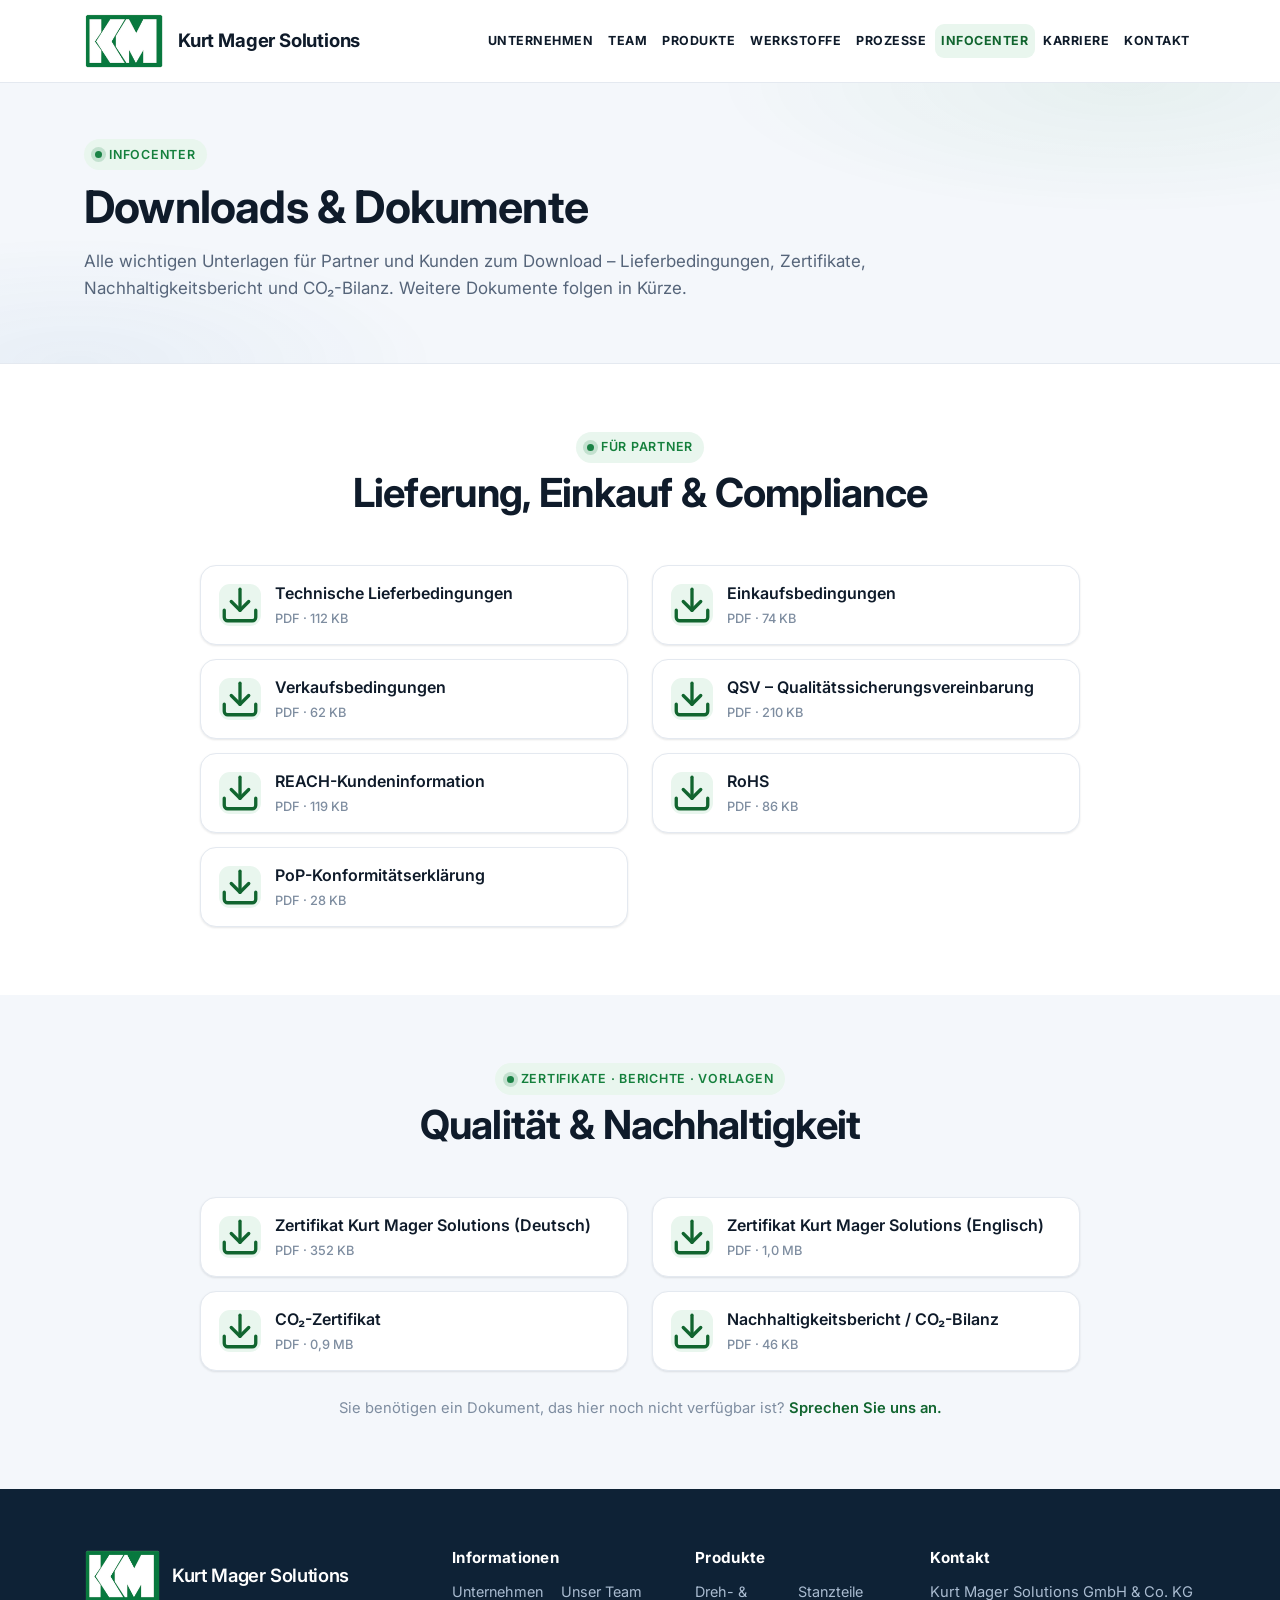
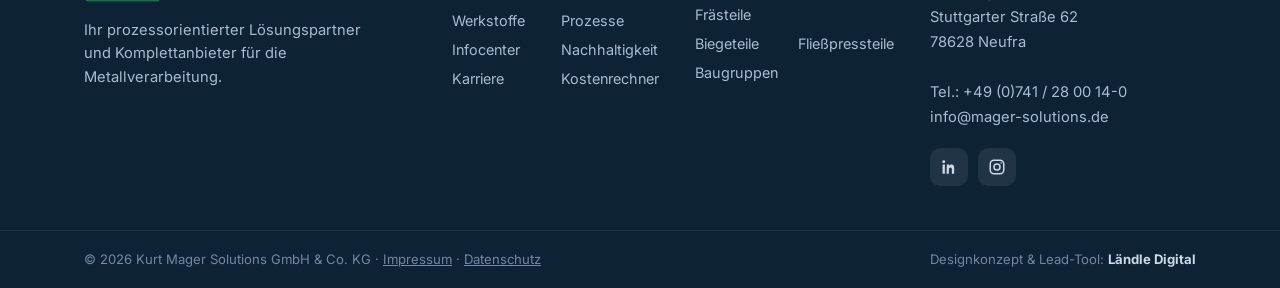
<file: infocenter.html>
<!DOCTYPE html>
<html lang="de">
<head>
<meta charset="UTF-8" />
<meta name="viewport" content="width=device-width, initial-scale=1.0" />
<title>Infocenter &amp; Downloads · Kurt Mager Solutions</title>
<meta name="description" content="Downloadbereich der Kurt Mager Solutions GmbH & Co. KG: Lieferbedingungen, Einkaufs- & Verkaufsbedingungen, QSV, REACH, RoHS sowie Zertifikate, Nachhaltigkeitsbericht und CO₂-Bilanz." />
<link rel="icon" href="data:image/svg+xml,%3Csvg xmlns='http://www.w3.org/2000/svg' viewBox='0 0 100 100'%3E%3Crect width='100' height='100' rx='18' fill='%231a8245'/%3E%3Ctext x='50' y='68' font-family='Arial,sans-serif' font-size='52' font-weight='800' fill='white' text-anchor='middle'%3EKM%3C/text%3E%3C/svg%3E" />
<link rel="preconnect" href="https://fonts.googleapis.com" />
<link rel="preconnect" href="https://fonts.gstatic.com" crossorigin />
<link href="https://fonts.googleapis.com/css2?family=Inter:wght@400;500;600;700;800&display=swap" rel="stylesheet" />
<link rel="stylesheet" href="style.css?v=21" />
<link rel="stylesheet" href="content.css?v=7" />
</head>
<body>

<header class="topbar" id="topbar">
  <div class="shell topbar__inner">
    <a href="index.html" class="brand" aria-label="Kurt Mager Solutions – Startseite">
      <img class="brand__img" src="km-mark-transparent.png" alt="Kurt Mager Solutions" style="width:auto;display:block"><span class="brand__text">Kurt Mager Solutions</span>
    </a>
    <nav class="topbar__nav topbar__nav--corp" aria-label="Hauptnavigation">
      <a href="unternehmen.html">Unternehmen</a>
      <a href="team.html">Team</a>
      <a href="index.html#produkte">Produkte</a>
      <a href="werkstoffe.html">Werkstoffe</a>
      <a href="prozesse.html">Prozesse</a>
      <a href="infocenter.html" aria-current="page" style="color:var(--green-700);background:var(--green-50)">Infocenter</a>
      <a href="karriere.html">Karriere</a>
      <a href="index.html#kontakt">Kontakt</a>
    </nav>
    <button class="burger" id="burger" aria-label="Menü öffnen" aria-expanded="false"><span></span><span></span><span></span></button>
  </div>
  <div class="topbar__mobile" id="topbarMobile">
    <a href="index.html">Startseite</a>
    <a href="unternehmen.html">Unternehmen</a>
    <a href="team.html">Unser Team</a>
    <a href="index.html#produkte">Produkte</a>
    <a href="werkstoffe.html">Werkstoffe</a>
    <a href="prozesse.html">Prozesse</a>
    <a href="infocenter.html">Infocenter</a>
    <a href="rechner.html">Kostenrechner</a>
    <a href="karriere.html">Karriere</a>
    <a href="index.html#kontakt">Kontakt</a>
    <a href="index.html#anfrage" class="btn btn--primary btn--block">Anfrage starten</a>
  </div>
</header>

<main id="top">

<section class="subhero">
  <div class="subhero__bg" aria-hidden="true"></div>
  <div class="shell">
    <span class="eyebrow"><span class="dot"></span>Infocenter</span>
    <h1>Downloads &amp; Dokumente</h1>
    <p>Alle wichtigen Unterlagen für Partner und Kunden zum Download – Lieferbedingungen, Zertifikate, Nachhaltigkeitsbericht und CO₂-Bilanz. Weitere Dokumente folgen in Kürze.</p>
  </div>
</section>

<section class="sec">
  <div class="shell">
    <header class="sec__head">
      <span class="eyebrow eyebrow--center"><span class="dot"></span>Für Partner</span>
      <h2 class="sec__title">Lieferung, Einkauf &amp; Compliance</h2>
    </header>
    <div class="dlgrid">
      <a class="dl" href="technische-lieferbedingungen.pdf" target="_blank" rel="noopener">
        <span class="dl__ic"><svg viewBox="0 0 24 24" fill="none" stroke="currentColor" stroke-width="1.9" stroke-linecap="round" stroke-linejoin="round"><path d="M21 15v4a2 2 0 0 1-2 2H5a2 2 0 0 1-2-2v-4"/><path d="M7 10l5 5 5-5"/><path d="M12 15V3"/></svg></span>
        <span class="dl__tx"><span class="dl__t">Technische Lieferbedingungen</span><span class="dl__m">PDF · 112 KB</span></span>
      </a>
      <a class="dl" href="einkaufsbedingungen.pdf" target="_blank" rel="noopener">
        <span class="dl__ic"><svg viewBox="0 0 24 24" fill="none" stroke="currentColor" stroke-width="1.9" stroke-linecap="round" stroke-linejoin="round"><path d="M21 15v4a2 2 0 0 1-2 2H5a2 2 0 0 1-2-2v-4"/><path d="M7 10l5 5 5-5"/><path d="M12 15V3"/></svg></span>
        <span class="dl__tx"><span class="dl__t">Einkaufsbedingungen</span><span class="dl__m">PDF · 74 KB</span></span>
      </a>
      <a class="dl" href="verkaufsbedingungen.pdf" target="_blank" rel="noopener">
        <span class="dl__ic"><svg viewBox="0 0 24 24" fill="none" stroke="currentColor" stroke-width="1.9" stroke-linecap="round" stroke-linejoin="round"><path d="M21 15v4a2 2 0 0 1-2 2H5a2 2 0 0 1-2-2v-4"/><path d="M7 10l5 5 5-5"/><path d="M12 15V3"/></svg></span>
        <span class="dl__tx"><span class="dl__t">Verkaufsbedingungen</span><span class="dl__m">PDF · 62 KB</span></span>
      </a>
      <a class="dl" href="qsv.pdf" target="_blank" rel="noopener">
        <span class="dl__ic"><svg viewBox="0 0 24 24" fill="none" stroke="currentColor" stroke-width="1.9" stroke-linecap="round" stroke-linejoin="round"><path d="M21 15v4a2 2 0 0 1-2 2H5a2 2 0 0 1-2-2v-4"/><path d="M7 10l5 5 5-5"/><path d="M12 15V3"/></svg></span>
        <span class="dl__tx"><span class="dl__t">QSV – Qualitätssicherungsvereinbarung</span><span class="dl__m">PDF · 210 KB</span></span>
      </a>
      <a class="dl" href="reach-kundeninformation.pdf" target="_blank" rel="noopener">
        <span class="dl__ic"><svg viewBox="0 0 24 24" fill="none" stroke="currentColor" stroke-width="1.9" stroke-linecap="round" stroke-linejoin="round"><path d="M21 15v4a2 2 0 0 1-2 2H5a2 2 0 0 1-2-2v-4"/><path d="M7 10l5 5 5-5"/><path d="M12 15V3"/></svg></span>
        <span class="dl__tx"><span class="dl__t">REACH-Kundeninformation</span><span class="dl__m">PDF · 119 KB</span></span>
      </a>
      <a class="dl" href="rohs-kundeninformation.pdf" target="_blank" rel="noopener">
        <span class="dl__ic"><svg viewBox="0 0 24 24" fill="none" stroke="currentColor" stroke-width="1.9" stroke-linecap="round" stroke-linejoin="round"><path d="M21 15v4a2 2 0 0 1-2 2H5a2 2 0 0 1-2-2v-4"/><path d="M7 10l5 5 5-5"/><path d="M12 15V3"/></svg></span>
        <span class="dl__tx"><span class="dl__t">RoHS</span><span class="dl__m">PDF · 86 KB</span></span>
      </a>
      <a class="dl" href="pop-konformitaetserklaerung.pdf" target="_blank" rel="noopener">
        <span class="dl__ic"><svg viewBox="0 0 24 24" fill="none" stroke="currentColor" stroke-width="1.9" stroke-linecap="round" stroke-linejoin="round"><path d="M21 15v4a2 2 0 0 1-2 2H5a2 2 0 0 1-2-2v-4"/><path d="M7 10l5 5 5-5"/><path d="M12 15V3"/></svg></span>
        <span class="dl__tx"><span class="dl__t">PoP-Konformitätserklärung</span><span class="dl__m">PDF · 28 KB</span></span>
      </a>
    </div>
  </div>
</section>

<section class="sec sec--soft">
  <div class="shell">
    <header class="sec__head">
      <span class="eyebrow eyebrow--center"><span class="dot"></span>Zertifikate · Berichte · Vorlagen</span>
      <h2 class="sec__title">Qualität &amp; Nachhaltigkeit</h2>
    </header>
    <div class="dlgrid">
      <a class="dl" href="zertifikat-iso-9001-de.pdf" target="_blank" rel="noopener">
        <span class="dl__ic"><svg viewBox="0 0 24 24" fill="none" stroke="currentColor" stroke-width="1.9" stroke-linecap="round" stroke-linejoin="round"><path d="M21 15v4a2 2 0 0 1-2 2H5a2 2 0 0 1-2-2v-4"/><path d="M7 10l5 5 5-5"/><path d="M12 15V3"/></svg></span>
        <span class="dl__tx"><span class="dl__t">Zertifikat Kurt Mager Solutions (Deutsch)</span><span class="dl__m">PDF · 352 KB</span></span>
      </a>
      <a class="dl" href="zertifikat-iso-9001-en.pdf" target="_blank" rel="noopener">
        <span class="dl__ic"><svg viewBox="0 0 24 24" fill="none" stroke="currentColor" stroke-width="1.9" stroke-linecap="round" stroke-linejoin="round"><path d="M21 15v4a2 2 0 0 1-2 2H5a2 2 0 0 1-2-2v-4"/><path d="M7 10l5 5 5-5"/><path d="M12 15V3"/></svg></span>
        <span class="dl__tx"><span class="dl__t">Zertifikat Kurt Mager Solutions (Englisch)</span><span class="dl__m">PDF · 1,0 MB</span></span>
      </a>
      <a class="dl" href="co2-zertifikat.pdf" target="_blank" rel="noopener">
        <span class="dl__ic"><svg viewBox="0 0 24 24" fill="none" stroke="currentColor" stroke-width="1.9" stroke-linecap="round" stroke-linejoin="round"><path d="M21 15v4a2 2 0 0 1-2 2H5a2 2 0 0 1-2-2v-4"/><path d="M7 10l5 5 5-5"/><path d="M12 15V3"/></svg></span>
        <span class="dl__tx"><span class="dl__t">CO₂-Zertifikat</span><span class="dl__m">PDF · 0,9 MB</span></span>
      </a>
      <a class="dl" href="nachhaltigkeitsbericht-co2-bilanz.pdf" target="_blank" rel="noopener">
        <span class="dl__ic"><svg viewBox="0 0 24 24" fill="none" stroke="currentColor" stroke-width="1.9" stroke-linecap="round" stroke-linejoin="round"><path d="M21 15v4a2 2 0 0 1-2 2H5a2 2 0 0 1-2-2v-4"/><path d="M7 10l5 5 5-5"/><path d="M12 15V3"/></svg></span>
        <span class="dl__tx"><span class="dl__t">Nachhaltigkeitsbericht / CO₂-Bilanz</span><span class="dl__m">PDF · 46 KB</span></span>
      </a>
    </div>
    <p style="text-align:center;color:var(--muted);font-size:.92rem;margin-top:26px">Sie benötigen ein Dokument, das hier noch nicht verfügbar ist? <a href="index.html#kontakt" style="color:var(--green-700);font-weight:600">Sprechen Sie uns an.</a></p>
  </div>
</section>

<footer class="footer">
  <div class="shell footer__inner footer__inner--4">
    <div class="footer__col footer__brand">
      <a href="index.html" class="brand brand--footer" aria-label="Kurt Mager Solutions – Startseite">
        <img class="brand__img" src="km-mark-transparent.png" alt="Kurt Mager Solutions" style="height:54px;width:auto;display:block"><span class="brand__text" style="font-size:1.15rem">Kurt Mager Solutions</span>
      </a>
      <p>Ihr prozessorientierter Lösungspartner und Komplettanbieter für die Metallverarbeitung.</p>
    </div>
    <div class="footer__col">
      <h4>Informationen</h4>
      <ul>
        <li><a href="unternehmen.html">Unternehmen</a></li>
        <li><a href="team.html">Unser Team</a></li>
        <li><a href="werkstoffe.html">Werkstoffe</a></li>
        <li><a href="prozesse.html">Prozesse</a></li>
        <li><a href="infocenter.html">Infocenter</a></li>
        <li><a href="nachhaltigkeit.html">Nachhaltigkeit</a></li>
        <li><a href="karriere.html">Karriere</a></li>
        <li><a href="rechner.html">Kostenrechner</a></li>
      </ul>
    </div>
    <div class="footer__col">
      <h4>Produkte</h4>
      <ul>
        <li>Dreh- &amp; Frästeile</li><li>Stanzteile</li><li>Biegeteile</li><li>Fließpressteile</li><li>Baugruppen</li>
      </ul>
    </div>
    <div class="footer__col">
      <h4>Kontakt</h4>
      <address>
        Kurt Mager Solutions GmbH &amp; Co. KG<br />
        Stuttgarter Straße 62<br />
        78628 Neufra<br /><br />
        Tel.: <a href="tel:+49741280014">+49 (0)741 / 28 00 14-0</a><br />
        <a href="mailto:info@mager-solutions.de">info@mager-solutions.de</a>
      </address>
      <div class="socials">
        <a href="https://www.linkedin.com/company/kurt-mager-solutions-gmbh-co-kg/" target="_blank" rel="noopener" class="social" aria-label="LinkedIn"><svg viewBox="0 0 24 24" fill="currentColor" aria-hidden="true"><path d="M6.94 5a1.94 1.94 0 1 1-3.88 0 1.94 1.94 0 0 1 3.88 0zM3.4 8.5h3.1V21H3.4zM9.1 8.5h3v1.7h.04c.42-.8 1.45-1.64 2.98-1.64 3.2 0 3.8 2.1 3.8 4.8V21h-3.1v-5.5c0-1.3 0-3-1.85-3s-2.13 1.44-2.13 2.9V21h-3.1z"/></svg></a>
        <a href="https://www.instagram.com/kurtmagersolutions/" target="_blank" rel="noopener" class="social" aria-label="Instagram"><svg viewBox="0 0 24 24" fill="none" stroke="currentColor" stroke-width="2" aria-hidden="true"><rect x="3" y="3" width="18" height="18" rx="5"/><circle cx="12" cy="12" r="4"/><circle cx="17.5" cy="6.5" r="1" fill="currentColor" stroke="none"/></svg></a>
      </div>
    </div>
  </div>
  <div class="footer__bar">
    <div class="shell footer__bar-inner">
      <span>© <span id="year"></span> Kurt Mager Solutions GmbH &amp; Co. KG · <a href="impressum.html" style="color:inherit;text-decoration:underline">Impressum</a> · <a href="datenschutz.html" style="color:inherit;text-decoration:underline">Datenschutz</a></span>
      <span class="footer__credit">Designkonzept &amp; Lead-Tool: <a href="https://www.laendle-digital.com" target="_blank" rel="noopener" style="color:#cdd9e7"><strong>Ländle Digital</strong></a></span>
    </div>
  </div>
</footer>

</main>

<script src="enhance.js?v=1" defer></script>
<script>
  document.getElementById("year").textContent = new Date().getFullYear();
  (function () {
    var b = document.getElementById("burger"), m = document.getElementById("topbarMobile");
    if (b) b.addEventListener("click", function () { var o = m.classList.toggle("open"); b.setAttribute("aria-expanded", o); });
  })();
</script>
<!-- WEBUNDO Analytics -->
<script src="https://analytics.laendle-digital.com/tracker.js" data-website-id="kurt_mager_solutions" defer></script>
</body>
</html>
</file>
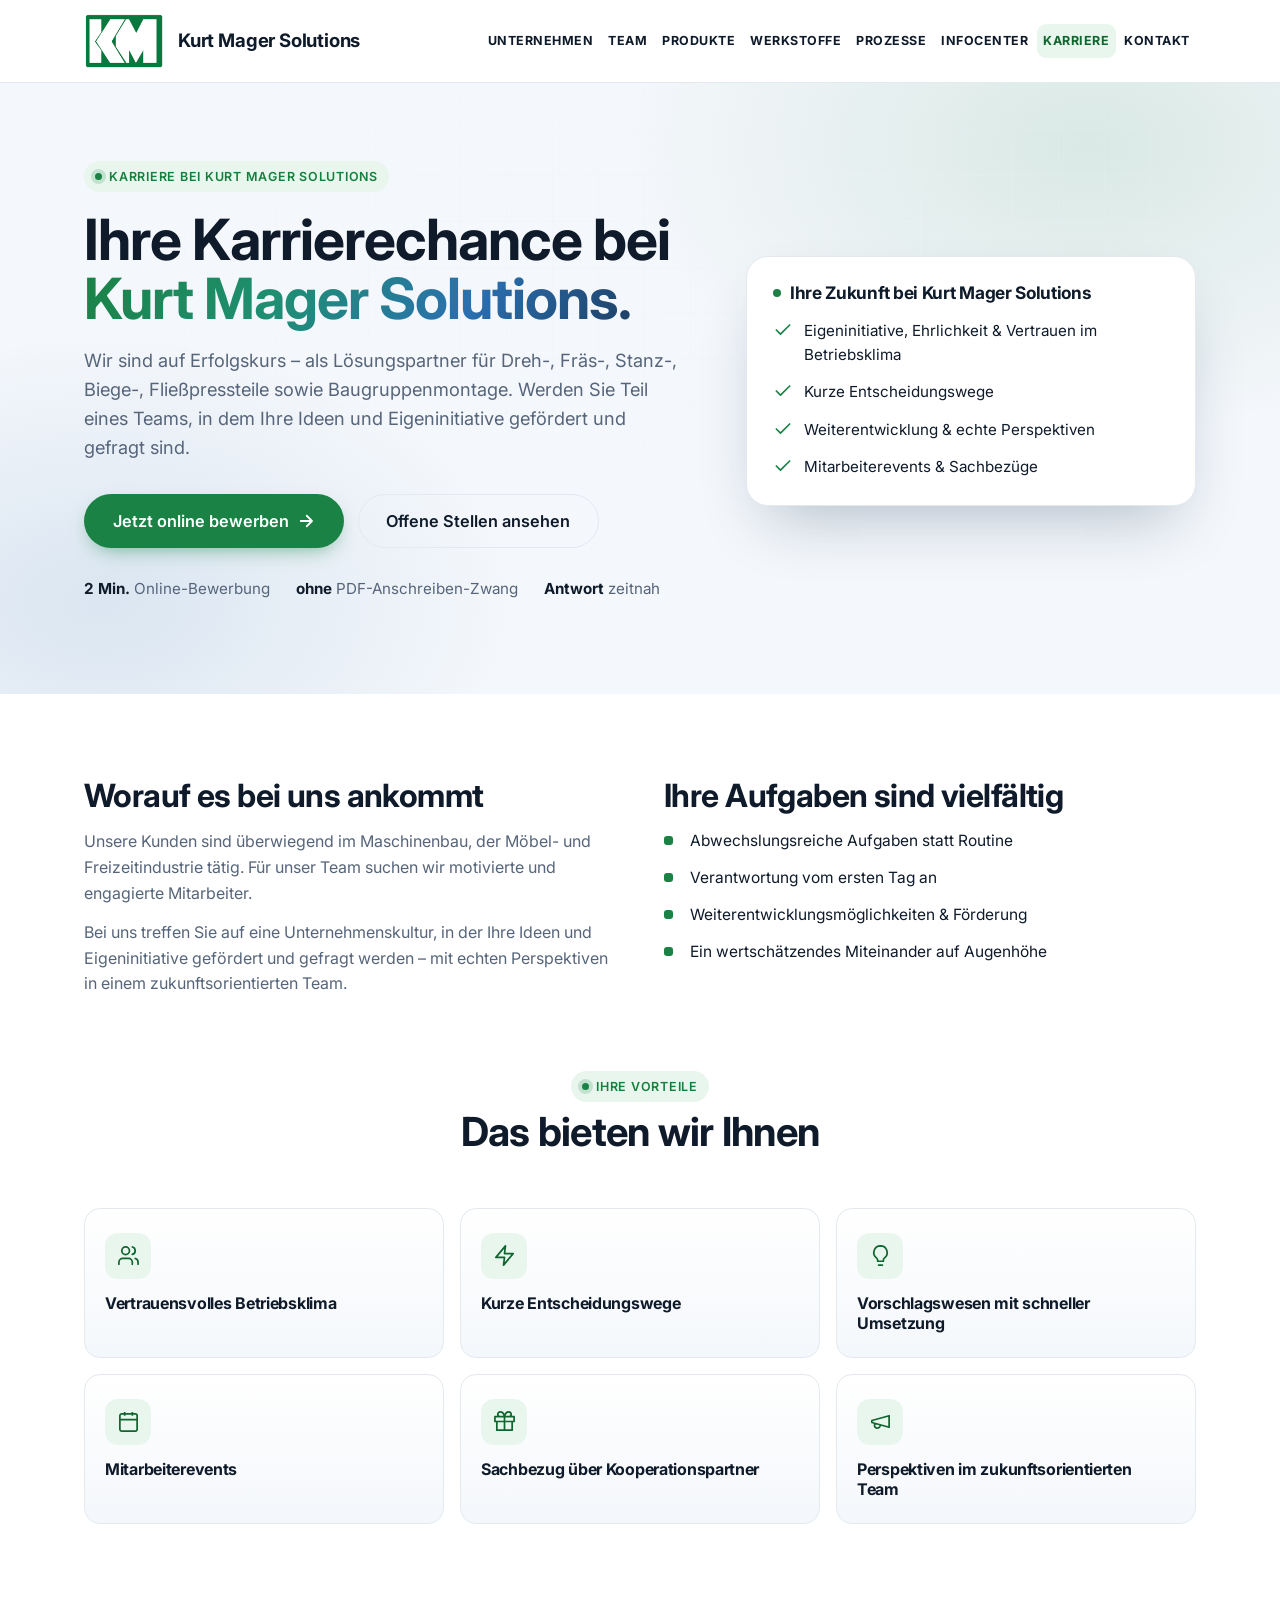
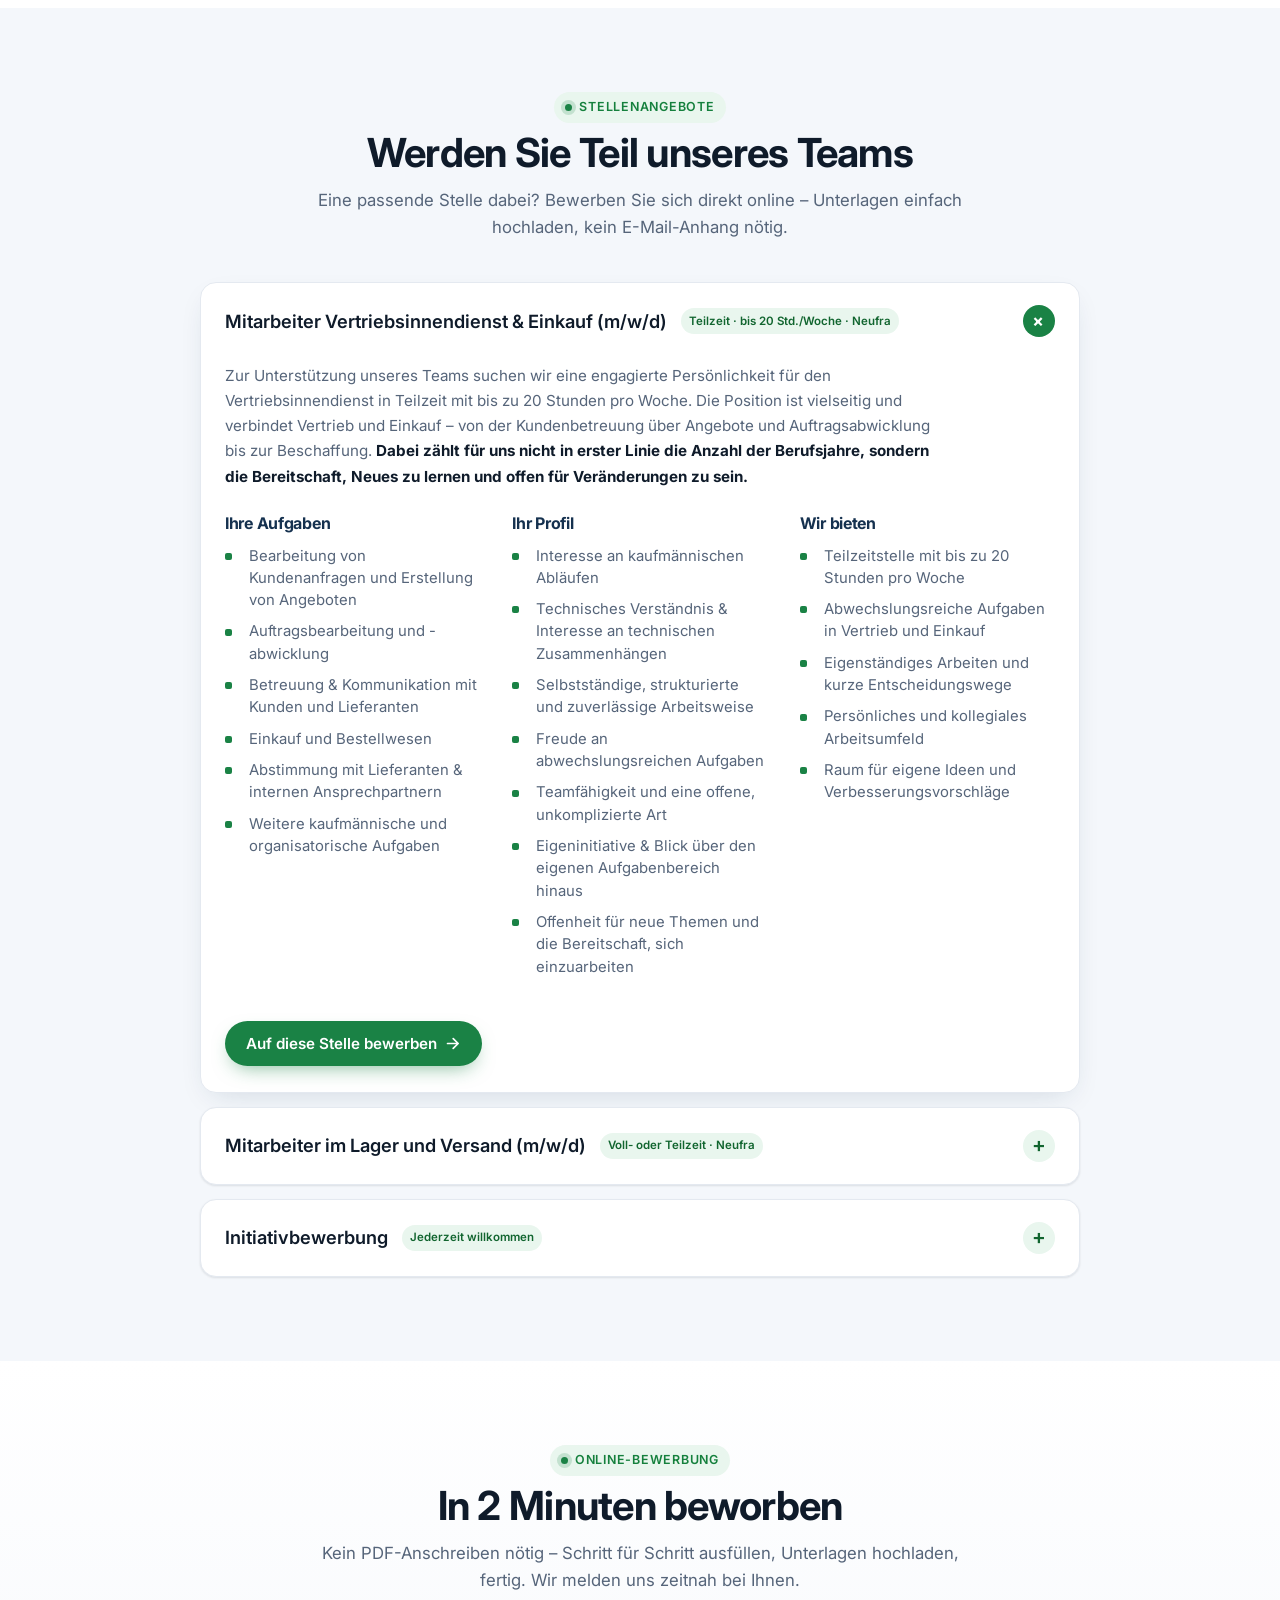
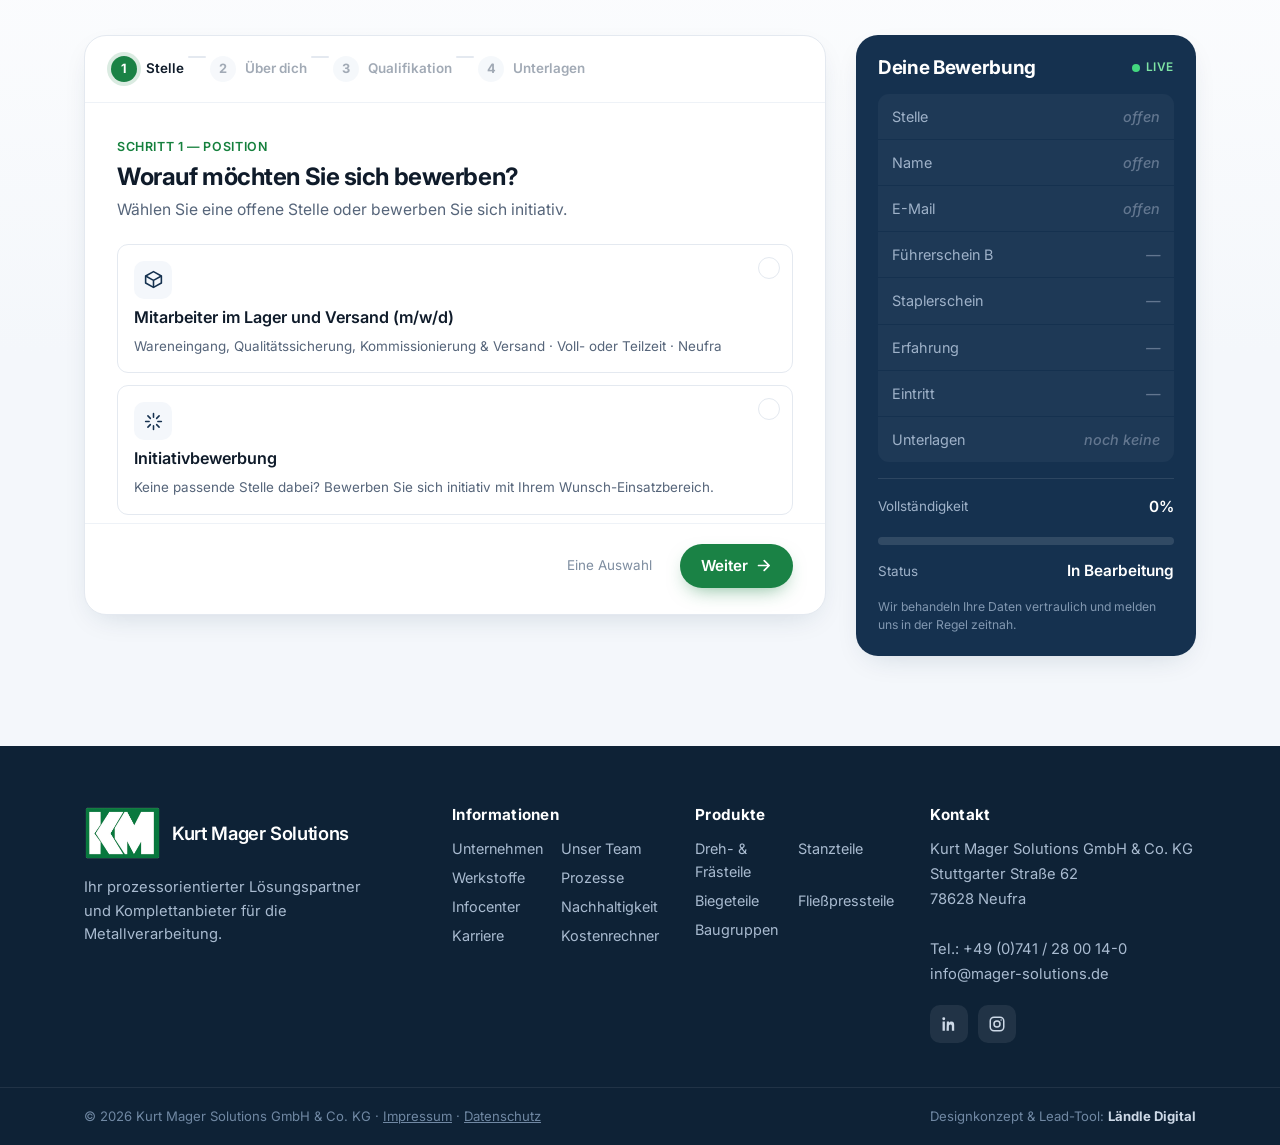
<file: karriere.html>
<!DOCTYPE html>
<html lang="de">
<head>
<meta charset="UTF-8" />
<meta name="viewport" content="width=device-width, initial-scale=1.0" />
<title>Karriere · Kurt Mager Solutions — Jetzt online bewerben</title>
<meta name="description" content="Ihre Karrierechance bei Kurt Mager Solutions: offene Stellen, attraktive Vorteile und eine Online-Bewerbung in nur 2 Minuten – ganz ohne PDF-Anhang." />
<link rel="icon" href="data:image/svg+xml,%3Csvg xmlns='http://www.w3.org/2000/svg' viewBox='0 0 100 100'%3E%3Crect width='100' height='100' rx='20' fill='%231a8245'/%3E%3Ctext x='50' y='68' font-family='Arial,sans-serif' font-size='52' font-weight='800' fill='white' text-anchor='middle'%3EKM%3C/text%3E%3C/svg%3E" />
<link rel="preconnect" href="https://fonts.googleapis.com" />
<link rel="preconnect" href="https://fonts.gstatic.com" crossorigin />
<link href="https://fonts.googleapis.com/css2?family=Inter:wght@400;500;600;700;800&display=swap" rel="stylesheet" />
<link rel="stylesheet" href="style.css?v=21" />
<link rel="stylesheet" href="karriere.css?v=5" />
</head>
<body>

<!-- ============================================================ TOPBAR ============================================================ -->
<header class="topbar" id="topbar">
  <div class="shell topbar__inner">
    <a href="index.html" class="brand" aria-label="Kurt Mager Solutions – Startseite">
      <img class="brand__img" src="km-mark-transparent.png" alt="Kurt Mager Solutions" style="width:auto;display:block"><span class="brand__text">Kurt Mager Solutions</span>
    </a>
    <nav class="topbar__nav topbar__nav--corp" aria-label="Hauptnavigation">
      <a href="unternehmen.html">Unternehmen</a>
      <a href="team.html">Team</a>
      <a href="index.html#produkte">Produkte</a>
      <a href="werkstoffe.html">Werkstoffe</a>
      <a href="prozesse.html">Prozesse</a>
      <a href="infocenter.html">Infocenter</a>
      <a href="karriere.html" aria-current="page" style="color:var(--green-700);background:var(--green-50)">Karriere</a>
      <a href="index.html#kontakt">Kontakt</a>
    </nav>
    <button class="burger" id="burger" aria-label="Menü öffnen" aria-expanded="false"><span></span><span></span><span></span></button>
  </div>
  <div class="topbar__mobile" id="topbarMobile">
    <a href="index.html">Startseite</a>
    <a href="unternehmen.html">Unternehmen</a>
    <a href="team.html">Unser Team</a>
    <a href="index.html#produkte">Produkte</a>
    <a href="werkstoffe.html">Werkstoffe</a>
    <a href="prozesse.html">Prozesse</a>
    <a href="infocenter.html">Infocenter</a>
    <a href="rechner.html">Kostenrechner</a>
    <a href="karriere.html">Karriere</a>
    <a href="index.html#kontakt">Kontakt</a>
    <a href="#bewerben" class="btn btn--primary btn--block js-scroll">Jetzt bewerben</a>
  </div>
</header>

<main id="top">

<!-- ============================================================ HERO ============================================================ -->
<section class="hero">
  <div class="hero__bg" aria-hidden="true"></div>
  <div class="shell hero__inner">
    <div class="hero__copy">
      <span class="eyebrow"><span class="dot"></span>Karriere bei Kurt Mager Solutions</span>
      <h1 class="hero__title">Ihre Karrierechance bei <span class="grad">Kurt Mager Solutions.</span></h1>
      <p class="hero__sub">Wir sind auf Erfolgskurs – als Lösungspartner für Dreh-, Fräs-, Stanz-, Biege-, Fließpressteile sowie Baugruppenmontage. Werden Sie Teil eines Teams, in dem Ihre Ideen und Eigeninitiative gefördert und gefragt sind.</p>
      <div class="hero__cta">
        <a href="#bewerben" class="btn btn--primary btn--lg js-scroll">Jetzt online bewerben
          <svg viewBox="0 0 24 24" width="18" height="18" fill="none" stroke="currentColor" stroke-width="2.4" stroke-linecap="round" stroke-linejoin="round" aria-hidden="true"><path d="M5 12h14M13 5l7 7-7 7"/></svg>
        </a>
        <a href="#stellen" class="btn btn--ghost btn--lg js-scroll">Offene Stellen ansehen</a>
      </div>
      <ul class="hero__trust">
        <li><strong>2 Min.</strong> Online-Bewerbung</li>
        <li><strong>ohne</strong> PDF-Anschreiben-Zwang</li>
        <li><strong>Antwort</strong> zeitnah</li>
      </ul>
    </div>

    <div class="hero__card" aria-hidden="false">
      <div class="kcard">
        <h3><span class="dot"></span>Ihre Zukunft bei Kurt Mager Solutions</h3>
        <ul>
          <li><svg viewBox="0 0 24 24" fill="none" stroke="currentColor" stroke-width="2" stroke-linecap="round" stroke-linejoin="round"><path d="M20 6 9 17l-5-5"/></svg>Eigeninitiative, Ehrlichkeit &amp; Vertrauen im Betriebsklima</li>
          <li><svg viewBox="0 0 24 24" fill="none" stroke="currentColor" stroke-width="2" stroke-linecap="round" stroke-linejoin="round"><path d="M20 6 9 17l-5-5"/></svg>Kurze Entscheidungswege</li>
          <li><svg viewBox="0 0 24 24" fill="none" stroke="currentColor" stroke-width="2" stroke-linecap="round" stroke-linejoin="round"><path d="M20 6 9 17l-5-5"/></svg>Weiterentwicklung &amp; echte Perspektiven</li>
          <li><svg viewBox="0 0 24 24" fill="none" stroke="currentColor" stroke-width="2" stroke-linecap="round" stroke-linejoin="round"><path d="M20 6 9 17l-5-5"/></svg>Mitarbeiterevents &amp; Sachbezüge</li>
        </ul>
      </div>
    </div>
  </div>
</section>

<!-- ============================================================ INTRO ============================================================ -->
<section class="intro">
  <div class="shell intro__grid">
    <div>
      <h2>Worauf es bei uns ankommt</h2>
      <p>Unsere Kunden sind überwiegend im Maschinenbau, der Möbel- und Freizeitindustrie tätig. Für unser Team suchen wir motivierte und engagierte Mitarbeiter.</p>
      <p>Bei uns treffen Sie auf eine Unternehmenskultur, in der Ihre Ideen und Eigeninitiative gefördert und gefragt werden – mit echten Perspektiven in einem zukunftsorientierten Team.</p>
    </div>
    <div>
      <h2>Ihre Aufgaben sind vielfältig</h2>
      <ul class="intro__list">
        <li>Abwechslungsreiche Aufgaben statt Routine</li>
        <li>Verantwortung vom ersten Tag an</li>
        <li>Weiterentwicklungsmöglichkeiten &amp; Förderung</li>
        <li>Ein wertschätzendes Miteinander auf Augenhöhe</li>
      </ul>
    </div>
  </div>
</section>

<!-- ============================================================ BENEFITS ============================================================ -->
<section class="benefits">
  <div class="shell">
    <header class="config__head">
      <span class="eyebrow eyebrow--center"><span class="dot"></span>Ihre Vorteile</span>
      <h2 class="sec__title">Das bieten wir Ihnen</h2>
    </header>
    <div class="benefits__grid">
      <article class="bcard"><span class="bcard__ic"><svg viewBox="0 0 24 24" fill="none" stroke="currentColor" stroke-width="1.8" stroke-linecap="round" stroke-linejoin="round"><path d="M16 21v-2a4 4 0 0 0-4-4H6a4 4 0 0 0-4 4v2"/><circle cx="9" cy="7" r="4"/><path d="M22 21v-2a4 4 0 0 0-3-3.87M16 3.13a4 4 0 0 1 0 7.75"/></svg></span><h3>Vertrauensvolles Betriebsklima</h3></article>
      <article class="bcard"><span class="bcard__ic"><svg viewBox="0 0 24 24" fill="none" stroke="currentColor" stroke-width="1.8" stroke-linejoin="round"><path d="M13 2 3 14h9l-1 8 10-12h-9z"/></svg></span><h3>Kurze Entscheidungswege</h3></article>
      <article class="bcard"><span class="bcard__ic"><svg viewBox="0 0 24 24" fill="none" stroke="currentColor" stroke-width="1.8" stroke-linecap="round" stroke-linejoin="round"><path d="M9 18h6M10 22h4M12 2a7 7 0 0 0-4 12.7c.6.5 1 1.2 1 2V18h6v-1.3c0-.8.4-1.5 1-2A7 7 0 0 0 12 2z"/></svg></span><h3>Vorschlagswesen mit schneller Umsetzung</h3></article>      <article class="bcard"><span class="bcard__ic"><svg viewBox="0 0 24 24" fill="none" stroke="currentColor" stroke-width="1.8" stroke-linejoin="round"><rect x="3" y="4" width="18" height="18" rx="2"/><path d="M16 2v4M8 2v4M3 10h18"/></svg></span><h3>Mitarbeiterevents</h3></article>
      <article class="bcard"><span class="bcard__ic"><svg viewBox="0 0 24 24" fill="none" stroke="currentColor" stroke-width="1.8" stroke-linejoin="round"><path d="M20 12v9H4v-9M2 7h20v5H2zM12 22V7M12 7H7.5a2.5 2.5 0 0 1 0-5C11 2 12 7 12 7zM12 7h4.5a2.5 2.5 0 0 0 0-5C13 2 12 7 12 7z"/></svg></span><h3>Sachbezug über Kooperationspartner</h3></article>      <article class="bcard"><span class="bcard__ic"><svg viewBox="0 0 24 24" fill="none" stroke="currentColor" stroke-width="1.8" stroke-linecap="round" stroke-linejoin="round"><path d="M3 11l18-5v12L3 13v-2zM11.6 16.8a3 3 0 1 1-5.8-1.6"/></svg></span><h3>Perspektiven im zukunftsorientierten Team</h3></article>
    </div>
  </div>
</section>

<!-- ============================================================ STELLEN ============================================================ -->
<section class="jobs-sec" id="stellen">
  <div class="shell">
    <header class="config__head">
      <span class="eyebrow eyebrow--center"><span class="dot"></span>Stellenangebote</span>
      <h2 class="sec__title">Werden Sie Teil unseres Teams</h2>
      <p class="sec__sub">Eine passende Stelle dabei? Bewerben Sie sich direkt online – Unterlagen einfach hochladen, kein E-Mail-Anhang nötig.</p>
    </header>
    <div class="jobs">
      <details class="job" open id="job-vertrieb">
        <summary>
          Mitarbeiter Vertriebsinnendienst &amp; Einkauf (m/w/d)
          <span class="job__badge">Teilzeit · bis 20 Std./Woche · Neufra</span>
          <span class="job__plus" aria-hidden="true">+</span>
        </summary>
        <div class="job__body">
          <p style="grid-column:1/-1;margin:0;color:var(--slate);font-size:.95rem;line-height:1.65;max-width:72ch">Zur Unterstützung unseres Teams suchen wir eine engagierte Persönlichkeit für den Vertriebsinnendienst in Teilzeit mit bis zu 20 Stunden pro Woche. Die Position ist vielseitig und verbindet Vertrieb und Einkauf – von der Kundenbetreuung über Angebote und Auftragsabwicklung bis zur Beschaffung. <strong style="color:var(--ink)">Dabei zählt für uns nicht in erster Linie die Anzahl der Berufsjahre, sondern die Bereitschaft, Neues zu lernen und offen für Veränderungen zu sein.</strong></p>
          <div class="job__col">
            <h4>Ihre Aufgaben</h4>
            <ul class="job__list">
              <li>Bearbeitung von Kundenanfragen und Erstellung von Angeboten</li>
              <li>Auftragsbearbeitung und -abwicklung</li>
              <li>Betreuung &amp; Kommunikation mit Kunden und Lieferanten</li>
              <li>Einkauf und Bestellwesen</li>
              <li>Abstimmung mit Lieferanten &amp; internen Ansprechpartnern</li>
              <li>Weitere kaufmännische und organisatorische Aufgaben</li>
            </ul>
          </div>
          <div class="job__col">
            <h4>Ihr Profil</h4>
            <ul class="job__list">
              <li>Interesse an kaufmännischen Abläufen</li>
              <li>Technisches Verständnis &amp; Interesse an technischen Zusammenhängen</li>
              <li>Selbstständige, strukturierte und zuverlässige Arbeitsweise</li>
              <li>Freude an abwechslungsreichen Aufgaben</li>
              <li>Teamfähigkeit und eine offene, unkomplizierte Art</li>
              <li>Eigeninitiative &amp; Blick über den eigenen Aufgabenbereich hinaus</li>
              <li>Offenheit für neue Themen und die Bereitschaft, sich einzuarbeiten</li>
            </ul>
          </div>
          <div class="job__col">
            <h4>Wir bieten</h4>
            <ul class="job__list">
              <li>Teilzeitstelle mit bis zu 20 Stunden pro Woche</li>
              <li>Abwechslungsreiche Aufgaben in Vertrieb und Einkauf</li>
              <li>Eigenständiges Arbeiten und kurze Entscheidungswege</li>
              <li>Persönliches und kollegiales Arbeitsumfeld</li>
              <li>Raum für eigene Ideen und Verbesserungsvorschläge</li>
            </ul>
          </div>
          <div class="job__cta">
            <button type="button" class="btn btn--primary js-apply" data-pos="Mitarbeiter Vertriebsinnendienst &amp; Einkauf (m/w/d)">Auf diese Stelle bewerben
              <svg viewBox="0 0 24 24" width="17" height="17" fill="none" stroke="currentColor" stroke-width="2.4" stroke-linecap="round" stroke-linejoin="round"><path d="M5 12h14M13 5l7 7-7 7"/></svg>
            </button>
          </div>
        </div>
      </details>

      <details class="job">
        <summary>
          Mitarbeiter im Lager und Versand (m/w/d)
          <span class="job__badge">Voll- oder Teilzeit · Neufra</span>
          <span class="job__plus" aria-hidden="true">+</span>
        </summary>
        <div class="job__body">
          <div class="job__col">
            <h4>Ihre Aufgaben</h4>
            <ul class="job__list">
              <li>Wareneingangsprüfung mit qualitätssichernder Dokumentation</li>
              <li>Kommissionierung von Waren</li>
              <li>Systempflege der Lagerbestände</li>
              <li>Avisieren von Transporten &amp; Erstellen von Lieferscheinen</li>
            </ul>
          </div>
          <div class="job__col">
            <h4>Ihr Profil</h4>
            <ul class="job__list">
              <li>Erfahrung in Lager &amp; Logistik</li>
              <li>Strukturierte, zuverlässige Arbeitsweise</li>
              <li>Sicherer Umgang mit Mess- und Prüfmitteln</li>
              <li>Führerschein Klasse B – Staplerschein von Vorteil</li>
            </ul>
          </div>
          <div class="job__col">
            <h4>Wir bieten</h4>
            <ul class="job__list">
              <li>Perspektiven in einem zukunftsorientierten Team</li>
              <li>Abwechslungsreiche Aufgaben</li>
              <li>Weiterentwicklungsmöglichkeiten</li>
              <li>Mitarbeiterevents &amp; Sachbezüge über Kooperationspartner</li>
            </ul>
          </div>
          <div class="job__cta">
            <button type="button" class="btn btn--primary js-apply" data-pos="Mitarbeiter im Lager und Versand (m/w/d)">Auf diese Stelle bewerben
              <svg viewBox="0 0 24 24" width="17" height="17" fill="none" stroke="currentColor" stroke-width="2.4" stroke-linecap="round" stroke-linejoin="round"><path d="M5 12h14M13 5l7 7-7 7"/></svg>
            </button>
          </div>
        </div>
      </details>

      <details class="job">
        <summary>
          Initiativbewerbung
          <span class="job__badge">Jederzeit willkommen</span>
          <span class="job__plus" aria-hidden="true">+</span>
        </summary>
        <div class="job__body">
          <div class="job__col">
            <h4>Sie passen zu uns?</h4>
            <ul class="job__list">
              <li>Aktuell keine passende Stelle ausgeschrieben?</li>
              <li>Sie möchten sich mit Ihren Stärken einbringen?</li>
              <li>Dann freuen wir uns auf Ihre Initiativbewerbung.</li>
            </ul>
          </div>
          <div class="job__col">
            <h4>So geht's</h4>
            <ul class="job__list">
              <li>Gewünschten Einsatzbereich angeben</li>
              <li>Unterlagen hochladen (Lebenslauf, Zeugnisse)</li>
              <li>Wir melden uns persönlich bei Ihnen</li>
            </ul>
          </div>
          <div class="job__cta">
            <button type="button" class="btn btn--primary js-apply" data-pos="Initiativbewerbung">Initiativ bewerben
              <svg viewBox="0 0 24 24" width="17" height="17" fill="none" stroke="currentColor" stroke-width="2.4" stroke-linecap="round" stroke-linejoin="round"><path d="M5 12h14M13 5l7 7-7 7"/></svg>
            </button>
          </div>
        </div>
      </details>
    </div>
  </div>
</section>

<!-- ============================================================ BEWERBUNGSFORMULAR ============================================================ -->
<section class="config" id="bewerben">
  <div class="shell">
    <header class="config__head">
      <span class="eyebrow eyebrow--center"><span class="dot"></span>Online-Bewerbung</span>
      <h2 class="sec__title">In 2 Minuten beworben</h2>
      <p class="sec__sub">Kein PDF-Anschreiben nötig – Schritt für Schritt ausfüllen, Unterlagen hochladen, fertig. Wir melden uns zeitnah bei Ihnen.</p>
    </header>

    <div class="config__grid">
      <div class="config__main">
        <div class="wizard" id="wizard">
          <div class="wizard__progress" id="progress"></div>
          <form class="wizard__body" id="wizardBody" novalidate></form>
          <div class="wizard__nav">
            <button type="button" class="btn btn--ghost" id="btnPrev">
              <svg viewBox="0 0 24 24" width="17" height="17" fill="none" stroke="currentColor" stroke-width="2.4" stroke-linecap="round" stroke-linejoin="round" aria-hidden="true"><path d="M19 12H5M11 19l-7-7 7-7"/></svg>
              Zurück
            </button>
            <span class="wizard__hint" id="stepHint"></span>
            <button type="button" class="btn btn--primary" id="btnNext">Weiter
              <svg viewBox="0 0 24 24" width="17" height="17" fill="none" stroke="currentColor" stroke-width="2.4" stroke-linecap="round" stroke-linejoin="round" aria-hidden="true"><path d="M5 12h14M13 5l7 7-7 7"/></svg>
            </button>
          </div>
        </div>
      </div>

      <aside class="config__aside">
        <div class="summary" id="summary">
          <div class="summary__head">
            <h3>Deine Bewerbung</h3>
            <span class="summary__live"><span class="pulse"></span>live</span>
          </div>
          <div class="summary__body" id="summaryBody"></div>
          <div class="estimate" id="estimate"></div>
          <p class="summary__note">Wir behandeln Ihre Daten vertraulich und melden uns in der Regel zeitnah.</p>
        </div>
      </aside>
    </div>
  </div>
</section>

<!-- ============================================================ FOOTER ============================================================ -->
<footer class="footer">
  <div class="shell footer__inner footer__inner--4">
    <div class="footer__col footer__brand">
      <a href="index.html" class="brand brand--footer" aria-label="Kurt Mager Solutions – Startseite">
        <img class="brand__img" src="km-mark-transparent.png" alt="Kurt Mager Solutions" style="height:54px;width:auto;display:block"><span class="brand__text" style="font-size:1.15rem">Kurt Mager Solutions</span>
      </a>
      <p>Ihr prozessorientierter Lösungspartner und Komplettanbieter für die Metallverarbeitung.</p>
    </div>
    <div class="footer__col">
      <h4>Informationen</h4>
      <ul>
        <li><a href="unternehmen.html">Unternehmen</a></li>
        <li><a href="team.html">Unser Team</a></li>
        <li><a href="werkstoffe.html">Werkstoffe</a></li>
        <li><a href="prozesse.html">Prozesse</a></li>
        <li><a href="infocenter.html">Infocenter</a></li>
        <li><a href="nachhaltigkeit.html">Nachhaltigkeit</a></li>
        <li><a href="karriere.html">Karriere</a></li>
        <li><a href="rechner.html">Kostenrechner</a></li>
      </ul>
    </div>
    <div class="footer__col">
      <h4>Produkte</h4>
      <ul>
        <li>Dreh- &amp; Frästeile</li><li>Stanzteile</li><li>Biegeteile</li><li>Fließpressteile</li><li>Baugruppen</li>
      </ul>
    </div>
    <div class="footer__col">
      <h4>Kontakt</h4>
      <address>
        Kurt Mager Solutions GmbH &amp; Co. KG<br />
        Stuttgarter Straße 62<br />
        78628 Neufra<br /><br />
        Tel.: <a href="tel:+49741280014">+49 (0)741 / 28 00 14-0</a><br />
        <a href="mailto:info@mager-solutions.de">info@mager-solutions.de</a>
      </address>
      <div class="socials">
        <a href="https://www.linkedin.com/company/kurt-mager-solutions-gmbh-co-kg/" target="_blank" rel="noopener" class="social" aria-label="LinkedIn"><svg viewBox="0 0 24 24" fill="currentColor" aria-hidden="true"><path d="M6.94 5a1.94 1.94 0 1 1-3.88 0 1.94 1.94 0 0 1 3.88 0zM3.4 8.5h3.1V21H3.4zM9.1 8.5h3v1.7h.04c.42-.8 1.45-1.64 2.98-1.64 3.2 0 3.8 2.1 3.8 4.8V21h-3.1v-5.5c0-1.3 0-3-1.85-3s-2.13 1.44-2.13 2.9V21h-3.1z"/></svg></a>
        <a href="https://www.instagram.com/kurtmagersolutions/" target="_blank" rel="noopener" class="social" aria-label="Instagram"><svg viewBox="0 0 24 24" fill="none" stroke="currentColor" stroke-width="2" aria-hidden="true"><rect x="3" y="3" width="18" height="18" rx="5"/><circle cx="12" cy="12" r="4"/><circle cx="17.5" cy="6.5" r="1" fill="currentColor" stroke="none"/></svg></a>
      </div>
    </div>
  </div>
  <div class="footer__bar">
    <div class="shell footer__bar-inner">
      <span>© <span id="year"></span> Kurt Mager Solutions GmbH &amp; Co. KG · <a href="impressum.html" style="color:inherit;text-decoration:underline">Impressum</a> · <a href="datenschutz.html" style="color:inherit;text-decoration:underline">Datenschutz</a></span>
      <span class="footer__credit">Designkonzept &amp; Lead-Tool: <a href="https://www.laendle-digital.com" target="_blank" rel="noopener" style="color:#cdd9e7"><strong>Ländle Digital</strong></a></span>
    </div>
  </div>
</footer>

</main>

<script src="karriere.js?v=6" defer></script>
<script src="enhance.js?v=1" defer></script>
<!-- WEBUNDO Analytics -->
<script src="https://analytics.laendle-digital.com/tracker.js" data-website-id="kurt_mager_solutions" defer></script>
</body>
</html>
</file>
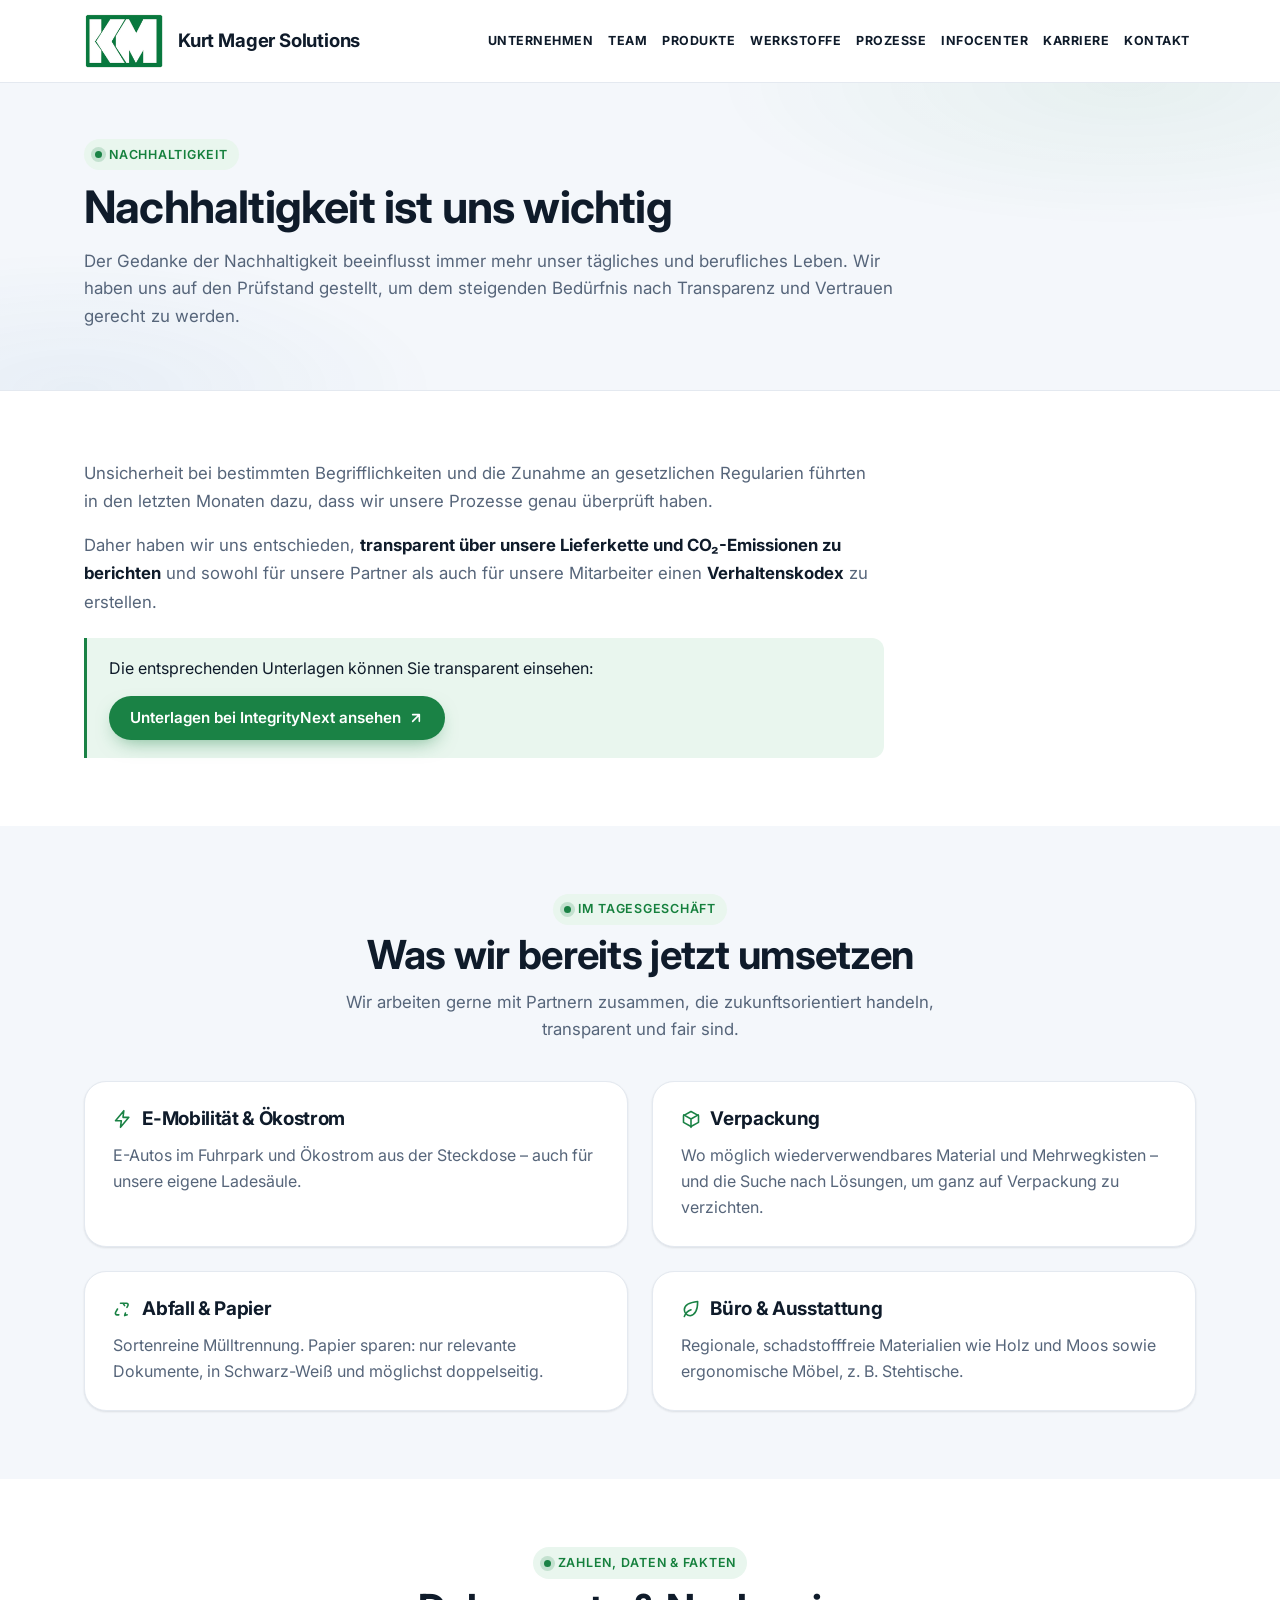
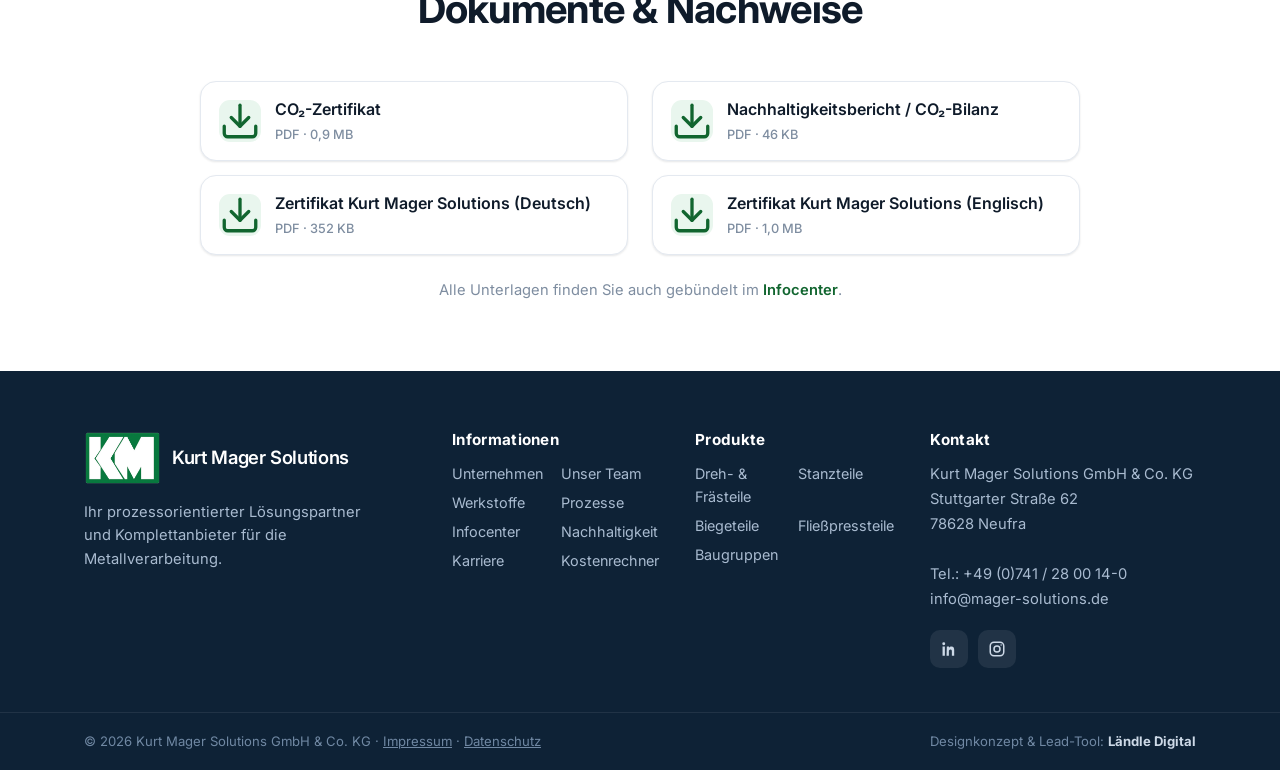
<file: nachhaltigkeit.html>
<!DOCTYPE html>
<html lang="de">
<head>
<meta charset="UTF-8" />
<meta name="viewport" content="width=device-width, initial-scale=1.0" />
<title>Nachhaltigkeit · Kurt Mager Solutions</title>
<meta name="description" content="Nachhaltigkeit bei Kurt Mager Solutions: Transparenz über Lieferkette und CO₂-Emissionen, Verhaltenskodex, E-Mobilität & Ökostrom, ressourcenschonende Verpackung und Büroausstattung – inkl. Zertifikate und CO₂-Bilanz zum Download." />
<link rel="icon" href="data:image/svg+xml,%3Csvg xmlns='http://www.w3.org/2000/svg' viewBox='0 0 100 100'%3E%3Crect width='100' height='100' rx='18' fill='%231a8245'/%3E%3Ctext x='50' y='68' font-family='Arial,sans-serif' font-size='52' font-weight='800' fill='white' text-anchor='middle'%3EKM%3C/text%3E%3C/svg%3E" />
<link rel="preconnect" href="https://fonts.googleapis.com" />
<link rel="preconnect" href="https://fonts.gstatic.com" crossorigin />
<link href="https://fonts.googleapis.com/css2?family=Inter:wght@400;500;600;700;800&display=swap" rel="stylesheet" />
<link rel="stylesheet" href="style.css?v=21" />
<link rel="stylesheet" href="content.css?v=7" />
</head>
<body>

<header class="topbar" id="topbar">
  <div class="shell topbar__inner">
    <a href="index.html" class="brand" aria-label="Kurt Mager Solutions – Startseite">
      <img class="brand__img" src="km-mark-transparent.png" alt="Kurt Mager Solutions" style="width:auto;display:block"><span class="brand__text">Kurt Mager Solutions</span>
    </a>
    <nav class="topbar__nav topbar__nav--corp" aria-label="Hauptnavigation">
      <a href="unternehmen.html">Unternehmen</a>
      <a href="team.html">Team</a>
      <a href="index.html#produkte">Produkte</a>
      <a href="werkstoffe.html">Werkstoffe</a>
      <a href="prozesse.html">Prozesse</a>
      <a href="infocenter.html">Infocenter</a>
      <a href="karriere.html">Karriere</a>
      <a href="index.html#kontakt">Kontakt</a>
    </nav>
    <button class="burger" id="burger" aria-label="Menü öffnen" aria-expanded="false"><span></span><span></span><span></span></button>
  </div>
  <div class="topbar__mobile" id="topbarMobile">
    <a href="index.html">Startseite</a>
    <a href="unternehmen.html">Unternehmen</a>
    <a href="team.html">Unser Team</a>
    <a href="index.html#produkte">Produkte</a>
    <a href="werkstoffe.html">Werkstoffe</a>
    <a href="prozesse.html">Prozesse</a>
    <a href="infocenter.html">Infocenter</a>
    <a href="rechner.html">Kostenrechner</a>
    <a href="karriere.html">Karriere</a>
    <a href="index.html#kontakt">Kontakt</a>
    <a href="index.html#anfrage" class="btn btn--primary btn--block">Anfrage starten</a>
  </div>
</header>

<main id="top">

<section class="subhero">
  <div class="subhero__bg" aria-hidden="true"></div>
  <div class="shell">
    <span class="eyebrow"><span class="dot"></span>Nachhaltigkeit</span>
    <h1>Nachhaltigkeit ist uns wichtig</h1>
    <p>Der Gedanke der Nachhaltigkeit beeinflusst immer mehr unser tägliches und berufliches Leben. Wir haben uns auf den Prüfstand gestellt, um dem steigenden Bedürfnis nach Transparenz und Vertrauen gerecht zu werden.</p>
  </div>
</section>

<section class="sec">
  <div class="shell">
    <div class="prose" style="max-width:80ch">
      <p>Unsicherheit bei bestimmten Begrifflichkeiten und die Zunahme an gesetzlichen Regularien führten in den letzten Monaten dazu, dass wir unsere Prozesse genau überprüft haben.</p>
      <p>Daher haben wir uns entschieden, <strong>transparent über unsere Lieferkette und CO₂-Emissionen zu berichten</strong> und sowohl für unsere Partner als auch für unsere Mitarbeiter einen <strong>Verhaltenskodex</strong> zu erstellen.</p>
    </div>
    <div style="border-left:3px solid var(--green);background:var(--green-50);border-radius:0 12px 12px 0;padding:18px 22px;margin-top:22px;max-width:80ch">
      <p style="margin:0;color:var(--ink)">Die entsprechenden Unterlagen können Sie transparent einsehen:</p>
      <a href="https://app.integritynext.com/profiles/c66685d4-2888-4186-94b4-107ce910e732" target="_blank" rel="noopener" class="btn btn--primary" style="margin-top:14px">
        Unterlagen bei IntegrityNext ansehen
        <svg viewBox="0 0 24 24" width="16" height="16" fill="none" stroke="currentColor" stroke-width="2.4" stroke-linecap="round" stroke-linejoin="round"><path d="M7 17 17 7M7 7h10v10"/></svg>
      </a>
    </div>
  </div>
</section>

<section class="sec sec--soft">
  <div class="shell">
    <header class="sec__head">
      <span class="eyebrow eyebrow--center"><span class="dot"></span>Im Tagesgeschäft</span>
      <h2 class="sec__title">Was wir bereits jetzt umsetzen</h2>
      <p class="sec__sub" style="margin-inline:auto;text-align:center">Wir arbeiten gerne mit Partnern zusammen, die zukunftsorientiert handeln, transparent und fair sind.</p>
    </header>
    <div class="proc-cols">
      <div class="proc-card">
        <h3><svg viewBox="0 0 24 24" fill="none" stroke="currentColor" stroke-width="1.9" stroke-linecap="round" stroke-linejoin="round"><path d="M13 2 3 14h7l-1 8 10-12h-7l1-8z"/></svg>E-Mobilität &amp; Ökostrom</h3>
        <p class="tl__text">E-Autos im Fuhrpark und Ökostrom aus der Steckdose – auch für unsere eigene Ladesäule.</p>
      </div>
      <div class="proc-card">
        <h3><svg viewBox="0 0 24 24" fill="none" stroke="currentColor" stroke-width="1.9" stroke-linecap="round" stroke-linejoin="round"><path d="m21 16-9 5-9-5V8l9-5 9 5z"/><path d="m3.3 7 8.7 5 8.7-5M12 22V12"/></svg>Verpackung</h3>
        <p class="tl__text">Wo möglich wiederverwendbares Material und Mehrwegkisten – und die Suche nach Lösungen, um ganz auf Verpackung zu verzichten.</p>
      </div>
      <div class="proc-card">
        <h3><svg viewBox="0 0 24 24" fill="none" stroke="currentColor" stroke-width="1.9" stroke-linecap="round" stroke-linejoin="round"><path d="M7 19H4.8a2 2 0 0 1-1.7-3l2.3-4M12 5l1.9 3M9 5h7.2a2 2 0 0 1 1.7 3l-1.2 2M17 19l-3 .9.9-3"/></svg>Abfall &amp; Papier</h3>
        <p class="tl__text">Sortenreine Mülltrennung. Papier sparen: nur relevante Dokumente, in Schwarz-Weiß und möglichst doppelseitig.</p>
      </div>
      <div class="proc-card">
        <h3><svg viewBox="0 0 24 24" fill="none" stroke="currentColor" stroke-width="1.9" stroke-linecap="round" stroke-linejoin="round"><path d="M11 20A7 7 0 0 1 4 13c0-6 7-9 16-10 0 9-3 16-9 17z"/><path d="M4 21c2-5 5-7 8-8"/></svg>Büro &amp; Ausstattung</h3>
        <p class="tl__text">Regionale, schadstofffreie Materialien wie Holz und Moos sowie ergonomische Möbel, z.&nbsp;B. Stehtische.</p>
      </div>
    </div>
  </div>
</section>

<section class="sec">
  <div class="shell">
    <header class="sec__head">
      <span class="eyebrow eyebrow--center"><span class="dot"></span>Zahlen, Daten &amp; Fakten</span>
      <h2 class="sec__title">Dokumente &amp; Nachweise</h2>
    </header>
    <div class="dlgrid">
      <a class="dl" href="co2-zertifikat.pdf" target="_blank" rel="noopener">
        <span class="dl__ic"><svg viewBox="0 0 24 24" fill="none" stroke="currentColor" stroke-width="1.9" stroke-linecap="round" stroke-linejoin="round"><path d="M21 15v4a2 2 0 0 1-2 2H5a2 2 0 0 1-2-2v-4"/><path d="M7 10l5 5 5-5"/><path d="M12 15V3"/></svg></span>
        <span class="dl__tx"><span class="dl__t">CO₂-Zertifikat</span><span class="dl__m">PDF · 0,9 MB</span></span>
      </a>
      <a class="dl" href="nachhaltigkeitsbericht-co2-bilanz.pdf" target="_blank" rel="noopener">
        <span class="dl__ic"><svg viewBox="0 0 24 24" fill="none" stroke="currentColor" stroke-width="1.9" stroke-linecap="round" stroke-linejoin="round"><path d="M21 15v4a2 2 0 0 1-2 2H5a2 2 0 0 1-2-2v-4"/><path d="M7 10l5 5 5-5"/><path d="M12 15V3"/></svg></span>
        <span class="dl__tx"><span class="dl__t">Nachhaltigkeitsbericht / CO₂-Bilanz</span><span class="dl__m">PDF · 46 KB</span></span>
      </a>
      <a class="dl" href="zertifikat-iso-9001-de.pdf" target="_blank" rel="noopener">
        <span class="dl__ic"><svg viewBox="0 0 24 24" fill="none" stroke="currentColor" stroke-width="1.9" stroke-linecap="round" stroke-linejoin="round"><path d="M21 15v4a2 2 0 0 1-2 2H5a2 2 0 0 1-2-2v-4"/><path d="M7 10l5 5 5-5"/><path d="M12 15V3"/></svg></span>
        <span class="dl__tx"><span class="dl__t">Zertifikat Kurt Mager Solutions (Deutsch)</span><span class="dl__m">PDF · 352 KB</span></span>
      </a>
      <a class="dl" href="zertifikat-iso-9001-en.pdf" target="_blank" rel="noopener">
        <span class="dl__ic"><svg viewBox="0 0 24 24" fill="none" stroke="currentColor" stroke-width="1.9" stroke-linecap="round" stroke-linejoin="round"><path d="M21 15v4a2 2 0 0 1-2 2H5a2 2 0 0 1-2-2v-4"/><path d="M7 10l5 5 5-5"/><path d="M12 15V3"/></svg></span>
        <span class="dl__tx"><span class="dl__t">Zertifikat Kurt Mager Solutions (Englisch)</span><span class="dl__m">PDF · 1,0 MB</span></span>
      </a>
    </div>
    <p style="text-align:center;color:var(--muted);font-size:.92rem;margin-top:24px">Alle Unterlagen finden Sie auch gebündelt im <a href="infocenter.html" style="color:var(--green-700);font-weight:600">Infocenter</a>.</p>
  </div>
</section>

<footer class="footer">
  <div class="shell footer__inner footer__inner--4">
    <div class="footer__col footer__brand">
      <a href="index.html" class="brand brand--footer" aria-label="Kurt Mager Solutions – Startseite">
        <img class="brand__img" src="km-mark-transparent.png" alt="Kurt Mager Solutions" style="height:54px;width:auto;display:block"><span class="brand__text" style="font-size:1.15rem">Kurt Mager Solutions</span>
      </a>
      <p>Ihr prozessorientierter Lösungspartner und Komplettanbieter für die Metallverarbeitung.</p>
    </div>
    <div class="footer__col">
      <h4>Informationen</h4>
      <ul>
        <li><a href="unternehmen.html">Unternehmen</a></li>
        <li><a href="team.html">Unser Team</a></li>
        <li><a href="werkstoffe.html">Werkstoffe</a></li>
        <li><a href="prozesse.html">Prozesse</a></li>
        <li><a href="infocenter.html">Infocenter</a></li>
        <li><a href="nachhaltigkeit.html">Nachhaltigkeit</a></li>
        <li><a href="karriere.html">Karriere</a></li>
        <li><a href="rechner.html">Kostenrechner</a></li>
      </ul>
    </div>
    <div class="footer__col">
      <h4>Produkte</h4>
      <ul>
        <li>Dreh- &amp; Frästeile</li><li>Stanzteile</li><li>Biegeteile</li><li>Fließpressteile</li><li>Baugruppen</li>
      </ul>
    </div>
    <div class="footer__col">
      <h4>Kontakt</h4>
      <address>
        Kurt Mager Solutions GmbH &amp; Co. KG<br />
        Stuttgarter Straße 62<br />
        78628 Neufra<br /><br />
        Tel.: <a href="tel:+49741280014">+49 (0)741 / 28 00 14-0</a><br />
        <a href="mailto:info@mager-solutions.de">info@mager-solutions.de</a>
      </address>
      <div class="socials">
        <a href="https://www.linkedin.com/company/kurt-mager-solutions-gmbh-co-kg/" target="_blank" rel="noopener" class="social" aria-label="LinkedIn"><svg viewBox="0 0 24 24" fill="currentColor" aria-hidden="true"><path d="M6.94 5a1.94 1.94 0 1 1-3.88 0 1.94 1.94 0 0 1 3.88 0zM3.4 8.5h3.1V21H3.4zM9.1 8.5h3v1.7h.04c.42-.8 1.45-1.64 2.98-1.64 3.2 0 3.8 2.1 3.8 4.8V21h-3.1v-5.5c0-1.3 0-3-1.85-3s-2.13 1.44-2.13 2.9V21h-3.1z"/></svg></a>
        <a href="https://www.instagram.com/kurtmagersolutions/" target="_blank" rel="noopener" class="social" aria-label="Instagram"><svg viewBox="0 0 24 24" fill="none" stroke="currentColor" stroke-width="2" aria-hidden="true"><rect x="3" y="3" width="18" height="18" rx="5"/><circle cx="12" cy="12" r="4"/><circle cx="17.5" cy="6.5" r="1" fill="currentColor" stroke="none"/></svg></a>
      </div>
    </div>
  </div>
  <div class="footer__bar">
    <div class="shell footer__bar-inner">
      <span>© <span id="year"></span> Kurt Mager Solutions GmbH &amp; Co. KG · <a href="impressum.html" style="color:inherit;text-decoration:underline">Impressum</a> · <a href="datenschutz.html" style="color:inherit;text-decoration:underline">Datenschutz</a></span>
      <span class="footer__credit">Designkonzept &amp; Lead-Tool: <a href="https://www.laendle-digital.com" target="_blank" rel="noopener" style="color:#cdd9e7"><strong>Ländle Digital</strong></a></span>
    </div>
  </div>
</footer>

</main>

<script src="enhance.js?v=1" defer></script>
<script>
  document.getElementById("year").textContent = new Date().getFullYear();
  (function () {
    var b = document.getElementById("burger"), m = document.getElementById("topbarMobile");
    if (b) b.addEventListener("click", function () { var o = m.classList.toggle("open"); b.setAttribute("aria-expanded", o); });
  })();
</script>
<!-- WEBUNDO Analytics -->
<script src="https://analytics.laendle-digital.com/tracker.js" data-website-id="kurt_mager_solutions" defer></script>
</body>
</html>
</file>
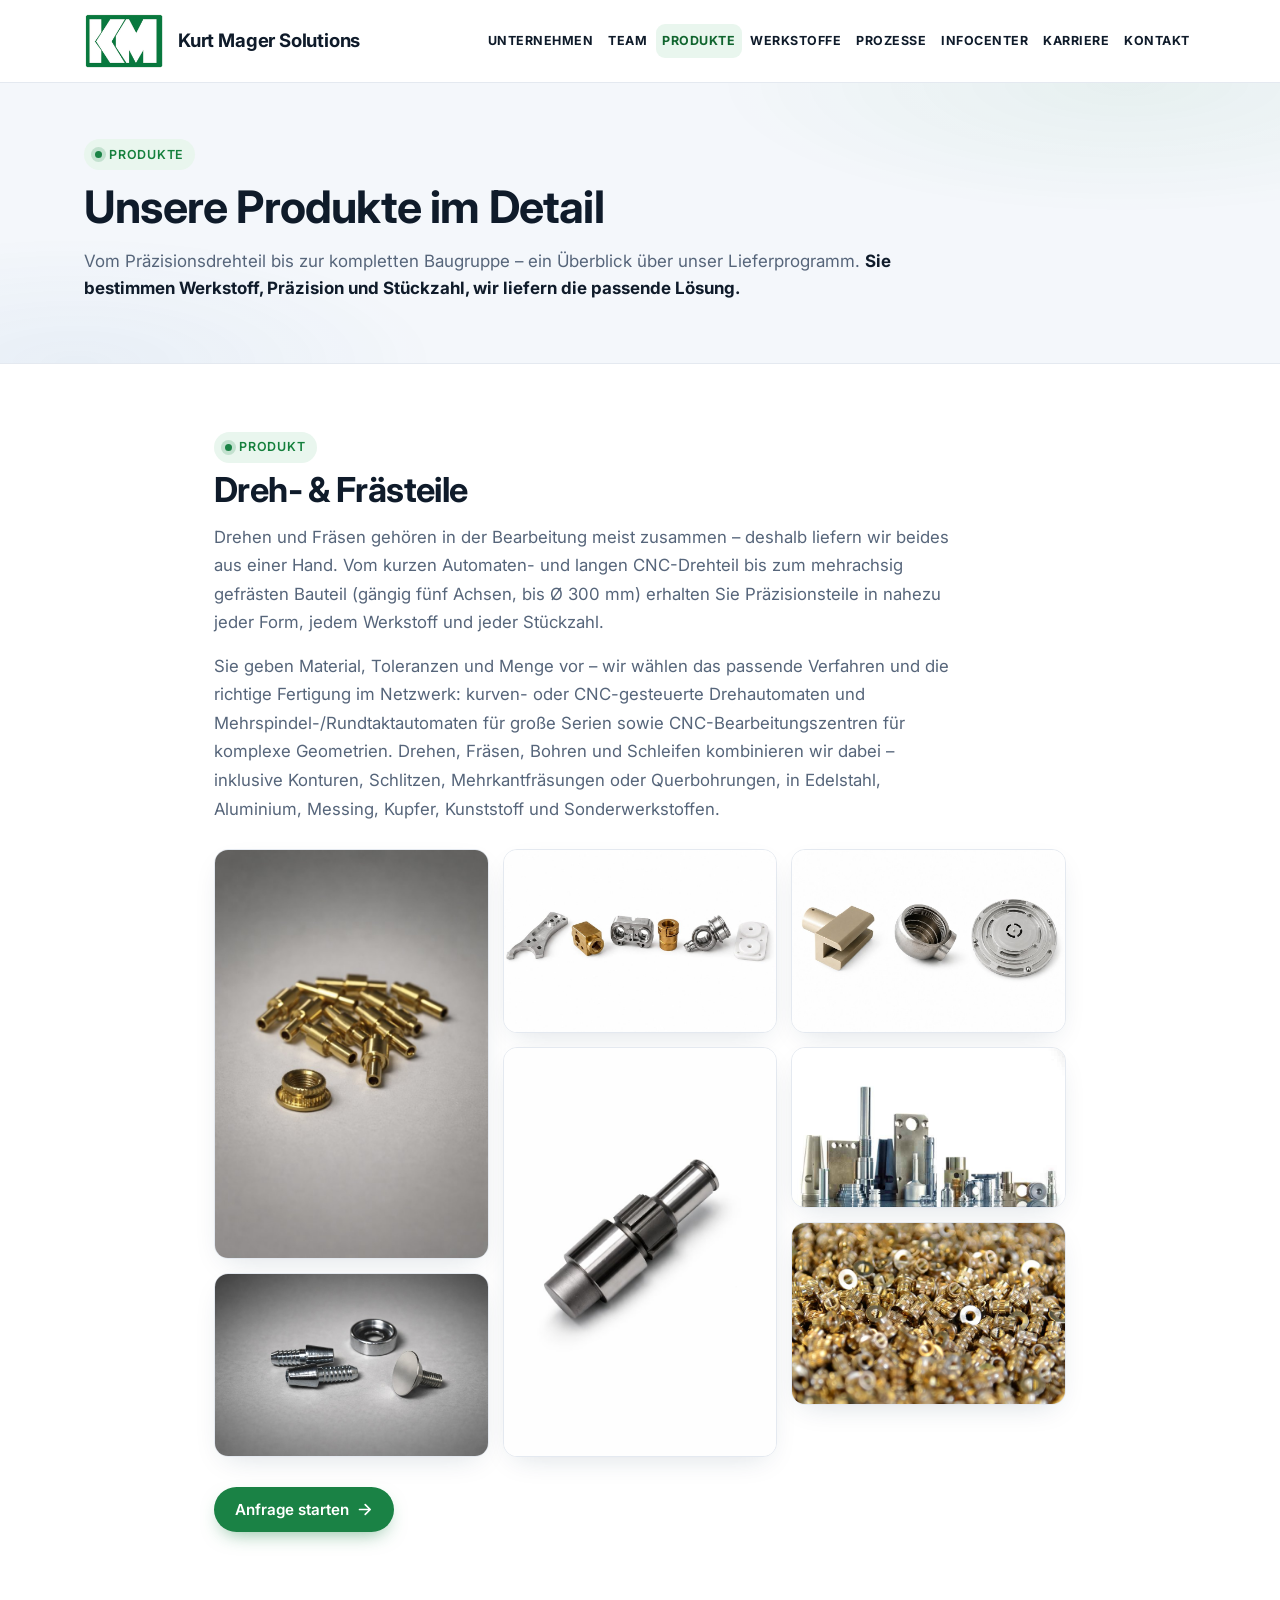
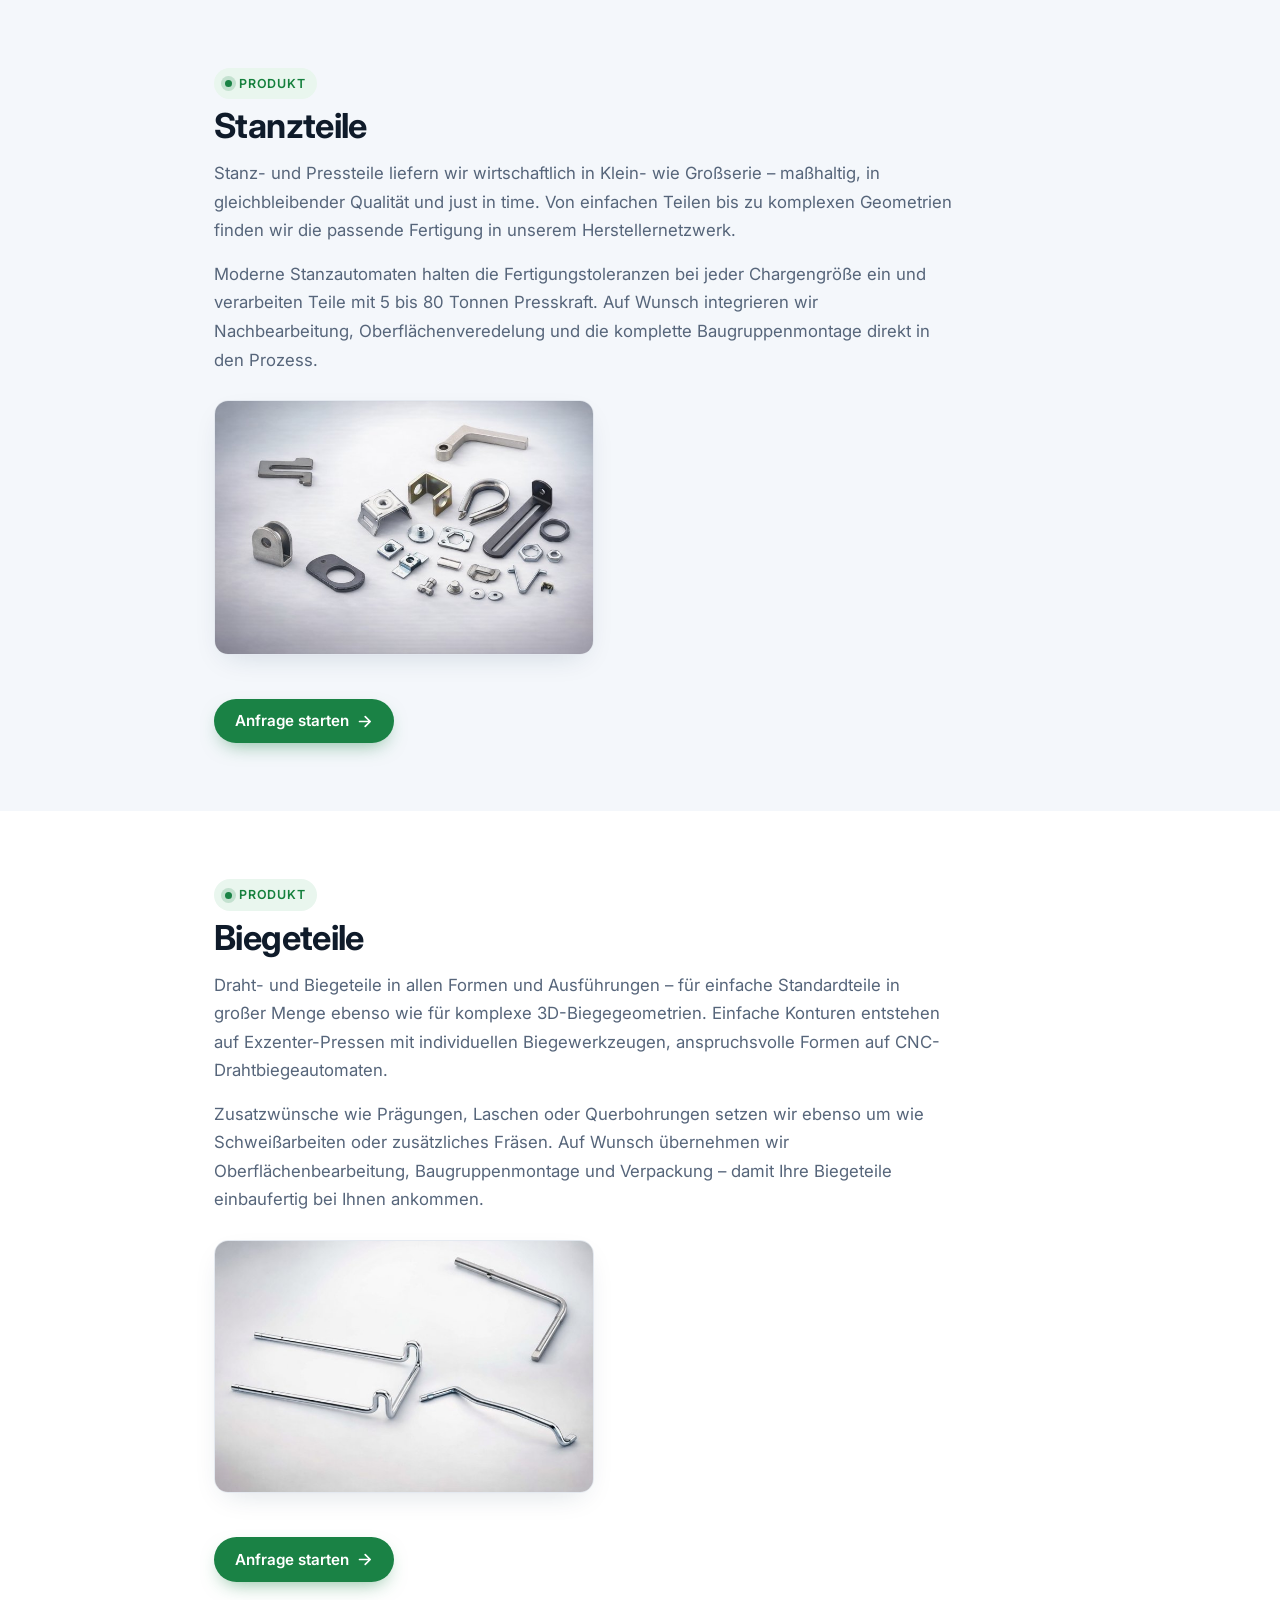
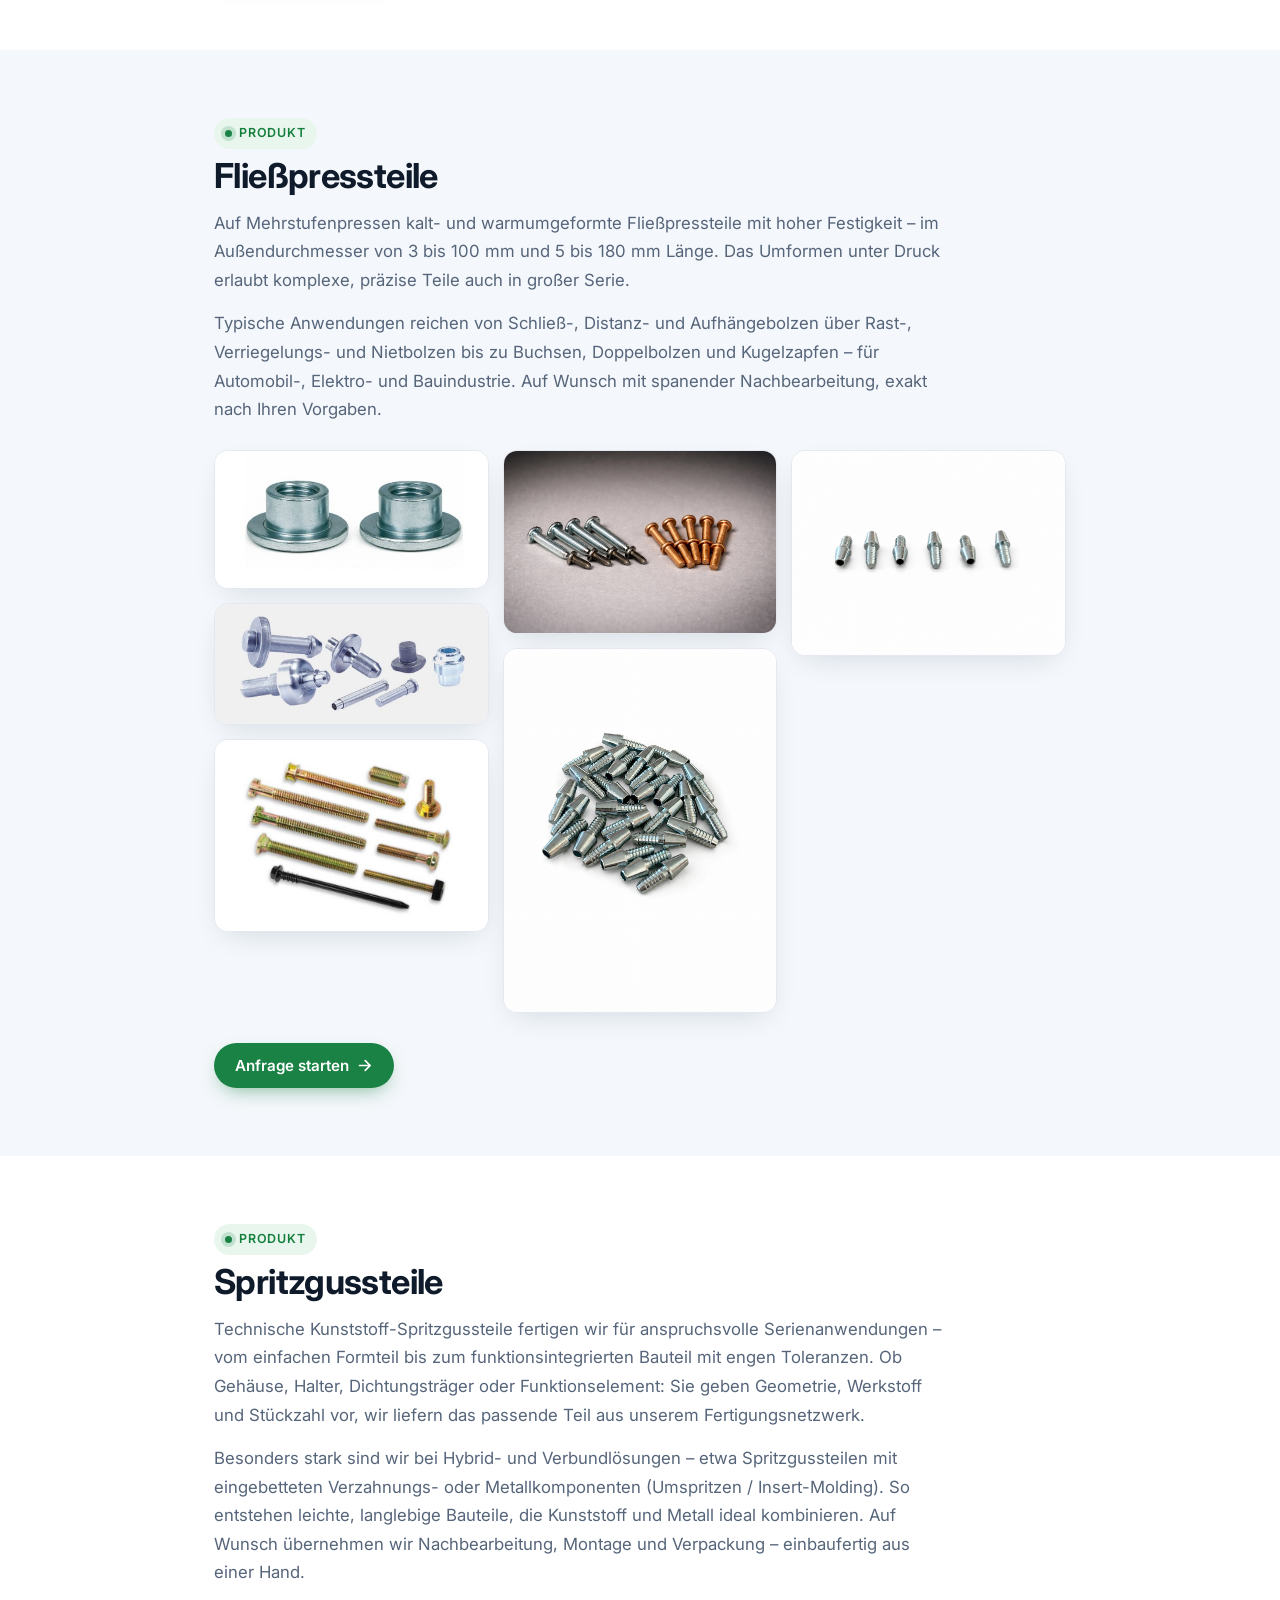
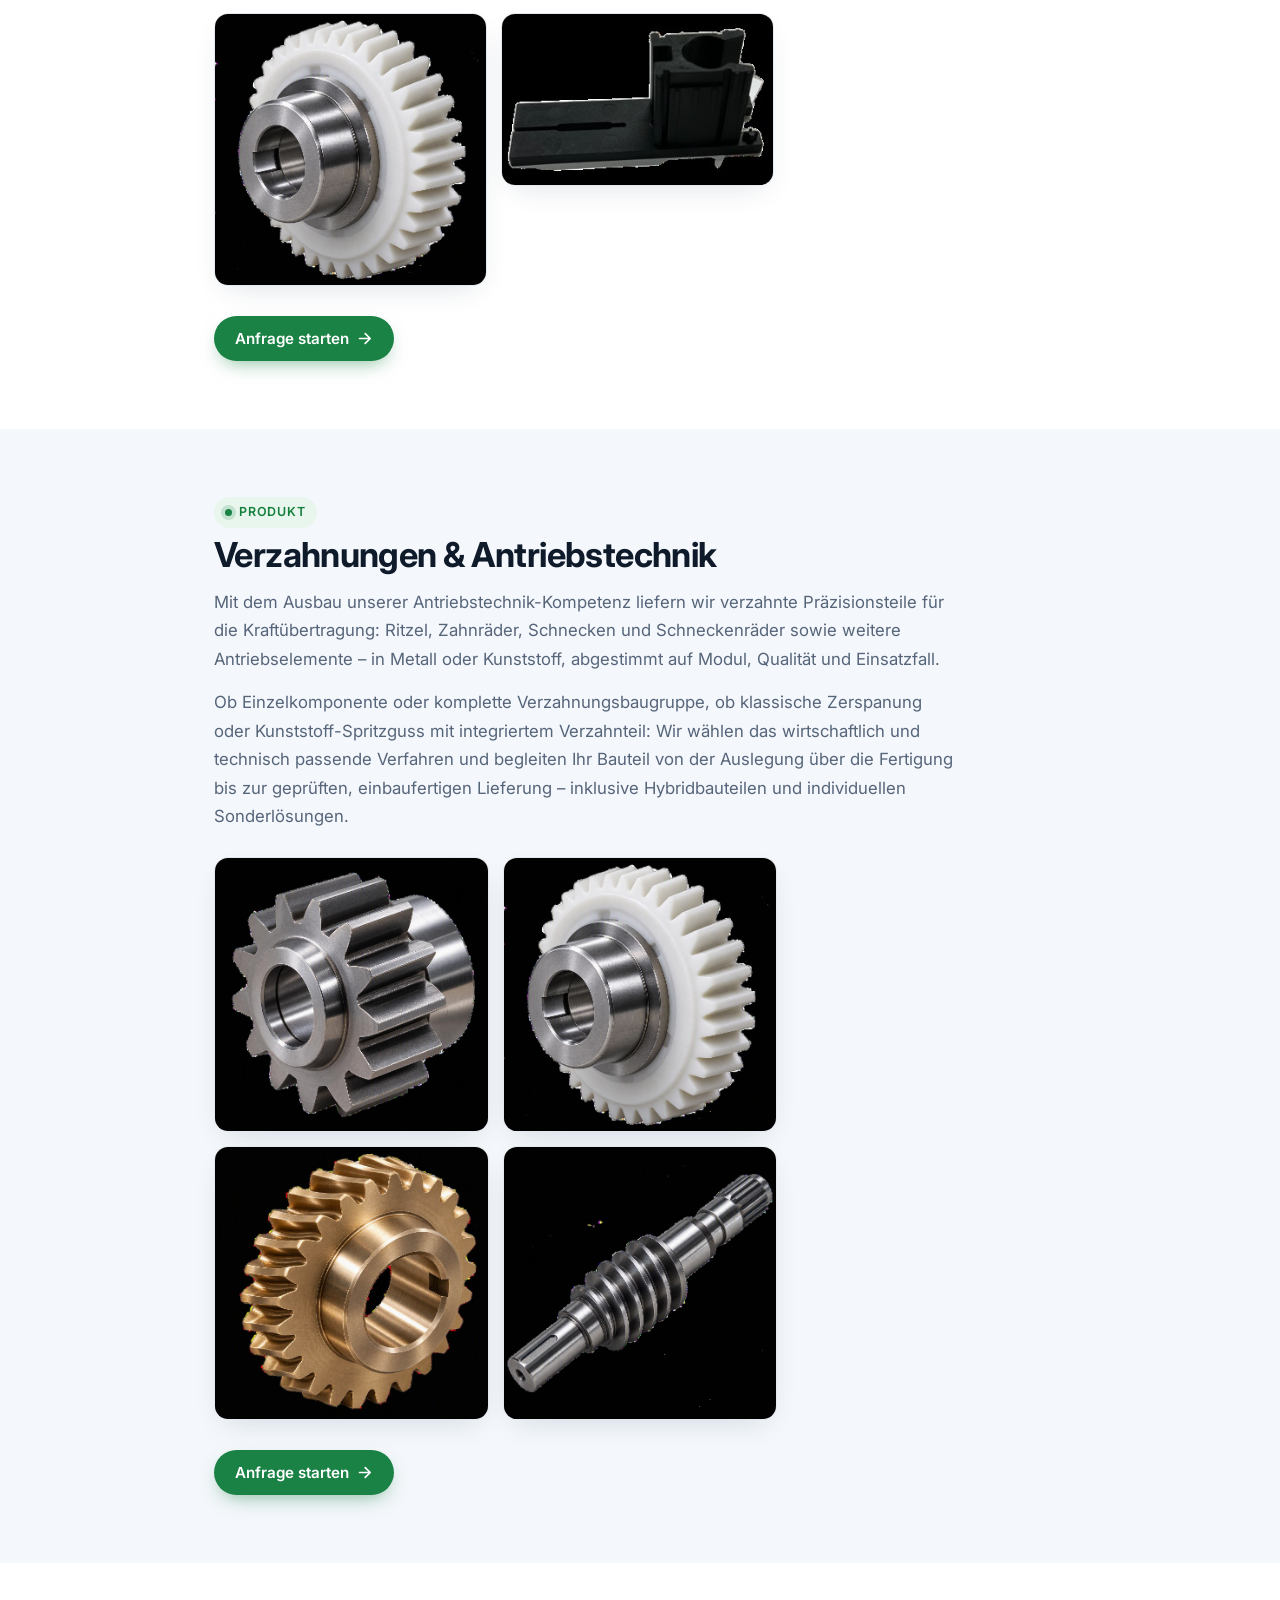
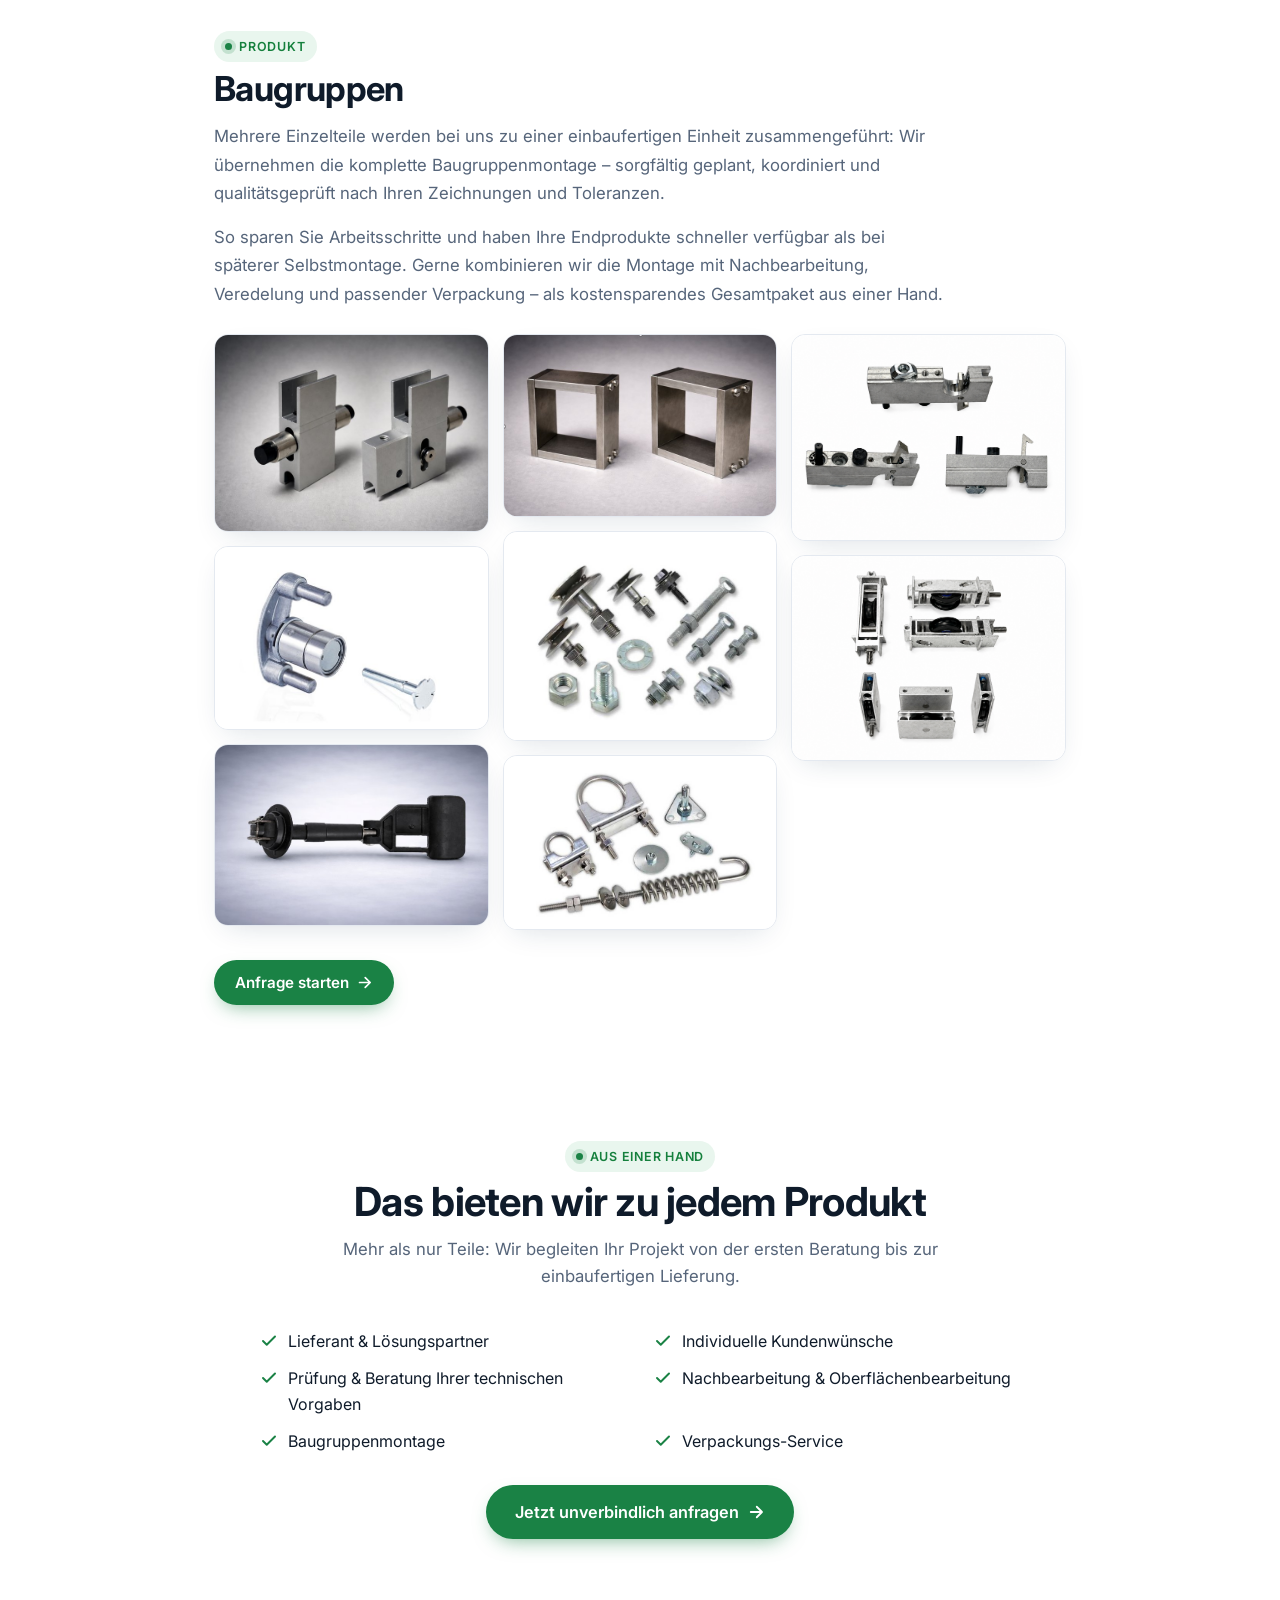
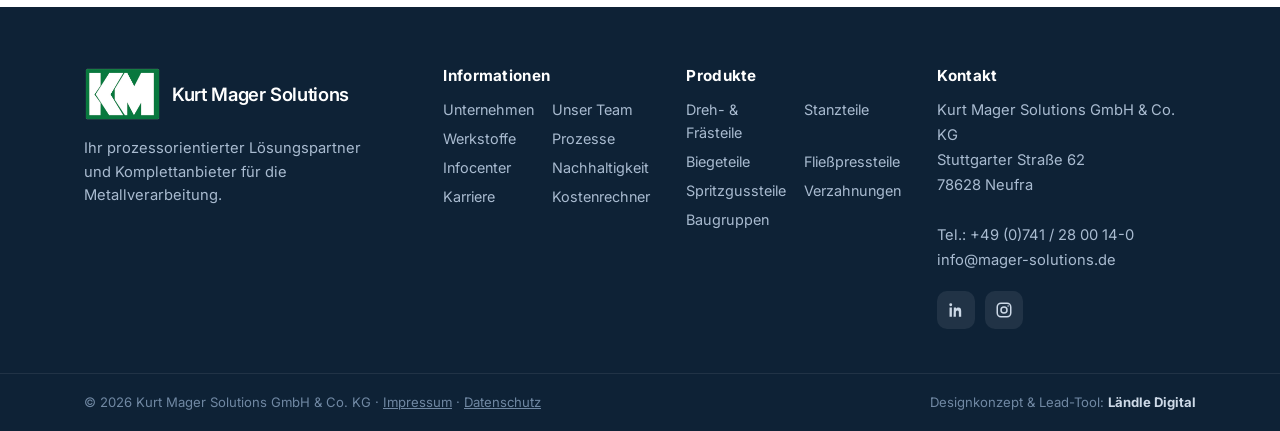
<file: produkte.html>
<!DOCTYPE html>
<html lang="de">
<head>
<meta charset="UTF-8" />
<meta name="viewport" content="width=device-width, initial-scale=1.0" />
<title>Produkte · Kurt Mager Solutions — Dreh-, Fräs-, Stanz-, Biege- &amp; Fließpressteile, Baugruppen</title>
<meta name="description" content="Unser Lieferprogramm im Detail: Dreh-, Fräs-, Stanz-, Biege- und Fließpressteile sowie komplette Baugruppen – nach Ihren Vorgaben in Material, Präzision und Stückzahl." />
<link rel="icon" href="data:image/svg+xml,%3Csvg xmlns='http://www.w3.org/2000/svg' viewBox='0 0 100 100'%3E%3Crect width='100' height='100' rx='18' fill='%231a8245'/%3E%3Ctext x='50' y='68' font-family='Arial,sans-serif' font-size='52' font-weight='800' fill='white' text-anchor='middle'%3EKM%3C/text%3E%3C/svg%3E" />
<link rel="preconnect" href="https://fonts.googleapis.com" />
<link rel="preconnect" href="https://fonts.gstatic.com" crossorigin />
<link href="https://fonts.googleapis.com/css2?family=Inter:wght@400;500;600;700;800&display=swap" rel="stylesheet" />
<link rel="stylesheet" href="style.css?v=21" />
<link rel="stylesheet" href="content.css?v=7" />
<style>
  .psec{scroll-margin-top:90px}
  .pwrap{max-width:900px;margin-inline:auto}
  .pwrap h2{font-family:var(--disp);font-size:clamp(1.6rem,3.4vw,2.15rem);color:var(--ink);margin:8px 0 14px;line-height:1.1}
  .pwrap .prose{max-width:74ch}
  .pgal{column-count:3;column-gap:14px;margin:26px 0 4px}
  .pgal--1{column-count:1;max-width:380px}
  .pgal--2{column-count:2;max-width:560px}
  .ptile{break-inside:avoid;margin:0 0 14px;border-radius:14px;overflow:hidden;border:1px solid var(--line);background:#fff;box-shadow:var(--sh)}
  .ptile img{width:100%;height:auto;display:block;transition:transform .35s ease;cursor:zoom-in}
  .ptile:hover img{transform:scale(1.05)}
  .ps-ph{display:grid;place-items:center;background:var(--green-50);border:1px solid #cfe9da;border-radius:14px;aspect-ratio:4/3;max-width:380px;margin-top:26px}
  .ps-ph svg{width:46%;color:var(--green);opacity:.9}
  .psec .btn{margin-top:26px}
  .psvc{list-style:none;margin:6px auto 0;padding:0;max-width:760px;display:grid;grid-template-columns:1fr 1fr;gap:12px 28px}
  .psvc li{display:flex;gap:10px;align-items:flex-start;font-size:1rem;color:var(--ink)}
  .psvc svg{width:18px;height:18px;color:var(--green);flex:0 0 auto;margin-top:3px}
  @media(max-width:620px){.pgal{column-count:2;column-gap:12px}.ptile{margin-bottom:12px}.pgal--2{column-count:1}}
  @media(max-width:560px){.psvc{grid-template-columns:1fr}}
  /* Lightbox – Produktfotos antippen zum Vergrößern */
  .lightbox{position:fixed;inset:0;z-index:2000;display:none;align-items:center;justify-content:center;background:rgba(10,14,18,.93);padding:16px;cursor:zoom-out;-webkit-tap-highlight-color:transparent;opacity:0;transition:opacity .2s ease}
  .lightbox.open{display:flex;opacity:1}
  .lightbox img{max-width:100%;max-height:100%;width:auto;height:auto;border-radius:12px;box-shadow:0 16px 50px rgba(0,0,0,.55)}
  .lightbox__close{position:absolute;top:max(12px,env(safe-area-inset-top));right:16px;width:44px;height:44px;display:grid;place-items:center;background:rgba(255,255,255,.14);border:none;border-radius:50%;color:#fff;font-size:1.7rem;line-height:1;cursor:pointer}
  .lightbox__hint{position:absolute;bottom:max(16px,env(safe-area-inset-bottom));left:0;right:0;text-align:center;color:rgba(255,255,255,.72);font-size:.85rem;pointer-events:none}
</style>
</head>
<body>

<header class="topbar" id="topbar">
  <div class="shell topbar__inner">
    <a href="index.html" class="brand" aria-label="Kurt Mager Solutions – Startseite">
      <img class="brand__img" src="km-mark-transparent.png" alt="Kurt Mager Solutions" style="width:auto;display:block"><span class="brand__text">Kurt Mager Solutions</span>
    </a>
    <nav class="topbar__nav topbar__nav--corp" aria-label="Hauptnavigation">
      <a href="unternehmen.html">Unternehmen</a>
      <a href="team.html">Team</a>
      <a href="index.html#produkte" aria-current="page" style="color:var(--green-700);background:var(--green-50)">Produkte</a>
      <a href="werkstoffe.html">Werkstoffe</a>
      <a href="prozesse.html">Prozesse</a>
      <a href="infocenter.html">Infocenter</a>
      <a href="karriere.html">Karriere</a>
      <a href="index.html#kontakt">Kontakt</a>
    </nav>
    <button class="burger" id="burger" aria-label="Menü öffnen" aria-expanded="false"><span></span><span></span><span></span></button>
  </div>
  <div class="topbar__mobile" id="topbarMobile">
    <a href="index.html">Startseite</a>
    <a href="unternehmen.html">Unternehmen</a>
    <a href="team.html">Unser Team</a>
    <a href="index.html#produkte">Produkte</a>
    <a href="werkstoffe.html">Werkstoffe</a>
    <a href="prozesse.html">Prozesse</a>
    <a href="infocenter.html">Infocenter</a>
    <a href="rechner.html">Kostenrechner</a>
    <a href="karriere.html">Karriere</a>
    <a href="index.html#kontakt">Kontakt</a>
    <a href="index.html#anfrage" class="btn btn--primary btn--block">Anfrage starten</a>
  </div>
</header>

<main id="top">

<section class="subhero">
  <div class="subhero__bg" aria-hidden="true"></div>
  <div class="shell">
    <span class="eyebrow"><span class="dot"></span>Produkte</span>
    <h1>Unsere Produkte im Detail</h1>
    <p>Vom Präzisionsdrehteil bis zur kompletten Baugruppe – ein Überblick über unser Lieferprogramm. <strong>Sie bestimmen Werkstoff, Präzision und Stückzahl, wir liefern die passende Lösung.</strong></p>
  </div>
</section>

<!-- DREH- & FRÄSTEILE -->
<section class="sec psec" id="prod-dreh-fraesteile">
  <div class="shell pwrap">
    <span class="eyebrow"><span class="dot"></span>Produkt</span>
    <h2>Dreh- &amp; Frästeile</h2>
    <div class="prose">
      <p>Drehen und Fräsen gehören in der Bearbeitung meist zusammen – deshalb liefern wir beides aus einer Hand. Vom kurzen Automaten- und langen CNC-Drehteil bis zum mehrachsig gefrästen Bauteil (gängig fünf Achsen, bis Ø 300 mm) erhalten Sie Präzisionsteile in nahezu jeder Form, jedem Werkstoff und jeder Stückzahl.</p>
      <p>Sie geben Material, Toleranzen und Menge vor – wir wählen das passende Verfahren und die richtige Fertigung im Netzwerk: kurven- oder CNC-gesteuerte Drehautomaten und Mehrspindel-/Rundtaktautomaten für große Serien sowie CNC-Bearbeitungszentren für komplexe Geometrien. Drehen, Fräsen, Bohren und Schleifen kombinieren wir dabei – inklusive Konturen, Schlitzen, Mehrkantfräsungen oder Querbohrungen, in Edelstahl, Aluminium, Messing, Kupfer, Kunststoff und Sonderwerkstoffen.</p>
    </div>
    <div class="pgal">
      <figure class="ptile"><img src="drehfraes-1-kurt-mager.jpg?v=5" alt="Gedrehte Messingteile" loading="lazy"></figure>
      <figure class="ptile"><img src="drehfraes-2-kurt-mager.jpg?v=5" alt="Gedrehte Präzisionsteile aus Stahl" loading="lazy"></figure>
      <figure class="ptile"><img src="drehfraes-3-kurt-mager.jpg?v=5" alt="CNC-gefräste Präzisionsteile" loading="lazy"></figure>
      <figure class="ptile"><img src="drehfraes-4-kurt-mager.jpg?v=5" alt="Gefrästes Bauteil mit Verzahnung" loading="lazy"></figure>
      <figure class="ptile"><img src="drehfraes-5-kurt-mager.jpg?v=5" alt="Gefräste Präzisionsbauteile in Edelstahl und Messing" loading="lazy"></figure>
      <figure class="ptile"><img src="drehfraes-6-kurt-mager.jpg?v=5" alt="Verschiedene CNC-Dreh- und Frästeile" loading="lazy"></figure>
      <figure class="ptile"><img src="drehfraes-7-kurt-mager.jpg?v=5" alt="Gedrehte Gewindebuchsen aus Messing in Serie" loading="lazy"></figure>
    </div>
    <a class="btn btn--primary" href="index.html#anfrage">Anfrage starten
      <svg viewBox="0 0 24 24" width="17" height="17" fill="none" stroke="currentColor" stroke-width="2.4" stroke-linecap="round" stroke-linejoin="round" aria-hidden="true"><path d="M5 12h14M13 5l7 7-7 7"/></svg>
    </a>
  </div>
</section>

<!-- STANZTEILE -->
<section class="sec sec--soft psec" id="prod-stanzteile">
  <div class="shell pwrap">
    <span class="eyebrow"><span class="dot"></span>Produkt</span>
    <h2>Stanzteile</h2>
    <div class="prose">
      <p>Stanz- und Pressteile liefern wir wirtschaftlich in Klein- wie Großserie – maßhaltig, in gleichbleibender Qualität und just in time. Von einfachen Teilen bis zu komplexen Geometrien finden wir die passende Fertigung in unserem Herstellernetzwerk.</p>
      <p>Moderne Stanzautomaten halten die Fertigungstoleranzen bei jeder Chargengröße ein und verarbeiten Teile mit 5 bis 80 Tonnen Presskraft. Auf Wunsch integrieren wir Nachbearbeitung, Oberflächenveredelung und die komplette Baugruppenmontage direkt in den Prozess.</p>
    </div>
    <div class="pgal pgal--1">
      <figure class="ptile"><img src="stanzteile-1-kurt-mager.jpg?v=3" alt="Gestanzte Metallteile in verschiedenen Formen" loading="lazy"></figure>
    </div>
    <a class="btn btn--primary" href="index.html#anfrage">Anfrage starten
      <svg viewBox="0 0 24 24" width="17" height="17" fill="none" stroke="currentColor" stroke-width="2.4" stroke-linecap="round" stroke-linejoin="round" aria-hidden="true"><path d="M5 12h14M13 5l7 7-7 7"/></svg>
    </a>
  </div>
</section>

<!-- BIEGETEILE -->
<section class="sec psec" id="prod-biegeteile">
  <div class="shell pwrap">
    <span class="eyebrow"><span class="dot"></span>Produkt</span>
    <h2>Biegeteile</h2>
    <div class="prose">
      <p>Draht- und Biegeteile in allen Formen und Ausführungen – für einfache Standardteile in großer Menge ebenso wie für komplexe 3D-Biegegeometrien. Einfache Konturen entstehen auf Exzenter-Pressen mit individuellen Biegewerkzeugen, anspruchsvolle Formen auf CNC-Drahtbiegeautomaten.</p>
      <p>Zusatzwünsche wie Prägungen, Laschen oder Querbohrungen setzen wir ebenso um wie Schweißarbeiten oder zusätzliches Fräsen. Auf Wunsch übernehmen wir Oberflächenbearbeitung, Baugruppenmontage und Verpackung – damit Ihre Biegeteile einbaufertig bei Ihnen ankommen.</p>
    </div>
    <div class="pgal pgal--1">
      <figure class="ptile"><img src="biegeteile-1-kurt-mager.jpg?v=3" alt="Gebogene Draht- und Biegeteile" loading="lazy"></figure>
    </div>
    <a class="btn btn--primary" href="index.html#anfrage">Anfrage starten
      <svg viewBox="0 0 24 24" width="17" height="17" fill="none" stroke="currentColor" stroke-width="2.4" stroke-linecap="round" stroke-linejoin="round" aria-hidden="true"><path d="M5 12h14M13 5l7 7-7 7"/></svg>
    </a>
  </div>
</section>

<!-- FLIESSPRESSTEILE -->
<section class="sec sec--soft psec" id="prod-fliesspressteile">
  <div class="shell pwrap">
    <span class="eyebrow"><span class="dot"></span>Produkt</span>
    <h2>Fließpressteile</h2>
    <div class="prose">
      <p>Auf Mehrstufenpressen kalt- und warmumgeformte Fließpressteile mit hoher Festigkeit – im Außendurchmesser von 3 bis 100 mm und 5 bis 180 mm Länge. Das Umformen unter Druck erlaubt komplexe, präzise Teile auch in großer Serie.</p>
      <p>Typische Anwendungen reichen von Schließ-, Distanz- und Aufhängebolzen über Rast-, Verriegelungs- und Nietbolzen bis zu Buchsen, Doppelbolzen und Kugelzapfen – für Automobil-, Elektro- und Bauindustrie. Auf Wunsch mit spanender Nachbearbeitung, exakt nach Ihren Vorgaben.</p>
    </div>
    <div class="pgal">
      <figure class="ptile"><img src="fliesspressteile-1-kurt-mager.jpg?v=3" alt="Kaltfließgepresste Buchsen mit Bund" loading="lazy"></figure>
      <figure class="ptile"><img src="fliesspressteile-2-kurt-mager.jpg?v=3" alt="Fließpressteile – Bolzen, Zapfen und Umformteile" loading="lazy"></figure>
      <figure class="ptile"><img src="fliesspressteile-3-kurt-mager.jpg?v=3" alt="Fließgepresste Bolzen" loading="lazy"></figure>
      <figure class="ptile"><img src="fliesspressteile-4-kurt-mager.jpg?v=3" alt="Spannschrauben und Verbindungselemente" loading="lazy"></figure>
      <figure class="ptile"><img src="skistockspitzen-1-kurt-mager.jpg?v=3" alt="Fließgepresste Skistockspitzen" loading="lazy"></figure>
      <figure class="ptile"><img src="skistockspitzen-2-kurt-mager.jpg?v=3" alt="Skistockspitzen – fließgepresst in Serie" loading="lazy"></figure>
    </div>
    <a class="btn btn--primary" href="index.html#anfrage">Anfrage starten
      <svg viewBox="0 0 24 24" width="17" height="17" fill="none" stroke="currentColor" stroke-width="2.4" stroke-linecap="round" stroke-linejoin="round" aria-hidden="true"><path d="M5 12h14M13 5l7 7-7 7"/></svg>
    </a>
  </div>
</section>

<!-- SPRITZGUSS -->
<section class="sec psec" id="prod-spritzguss">
  <div class="shell pwrap">
    <span class="eyebrow"><span class="dot"></span>Produkt</span>
    <h2>Spritzgussteile</h2>
    <div class="prose">
      <p>Technische Kunststoff-Spritzgussteile fertigen wir für anspruchsvolle Serienanwendungen – vom einfachen Formteil bis zum funktionsintegrierten Bauteil mit engen Toleranzen. Ob Gehäuse, Halter, Dichtungsträger oder Funktionselement: Sie geben Geometrie, Werkstoff und Stückzahl vor, wir liefern das passende Teil aus unserem Fertigungsnetzwerk.</p>
      <p>Besonders stark sind wir bei Hybrid- und Verbundlösungen – etwa Spritzgussteilen mit eingebetteten Verzahnungs- oder Metallkomponenten (Umspritzen / Insert-Molding). So entstehen leichte, langlebige Bauteile, die Kunststoff und Metall ideal kombinieren. Auf Wunsch übernehmen wir Nachbearbeitung, Montage und Verpackung – einbaufertig aus einer Hand.</p>
    </div>
    <div class="pgal pgal--2">
      <figure class="ptile"><img src="spritzguss-1-kurt-mager.jpg?v=1" onerror="this.closest('figure').style.display='none'" alt="Spritzgussteil mit integriertem Verzahnteil" loading="lazy"></figure>
      <figure class="ptile"><img src="spritzguss-2-kurt-mager.jpg?v=1" onerror="this.closest('figure').style.display='none'" alt="Technisches Kunststoff-Spritzgussteil" loading="lazy"></figure>
    </div>
    <a class="btn btn--primary" href="index.html#anfrage">Anfrage starten
      <svg viewBox="0 0 24 24" width="17" height="17" fill="none" stroke="currentColor" stroke-width="2.4" stroke-linecap="round" stroke-linejoin="round" aria-hidden="true"><path d="M5 12h14M13 5l7 7-7 7"/></svg>
    </a>
  </div>
</section>

<!-- VERZAHNUNG -->
<section class="sec sec--soft psec" id="prod-verzahnung">
  <div class="shell pwrap">
    <span class="eyebrow"><span class="dot"></span>Produkt</span>
    <h2>Verzahnungen &amp; Antriebstechnik</h2>
    <div class="prose">
      <p>Mit dem Ausbau unserer Antriebstechnik-Kompetenz liefern wir verzahnte Präzisionsteile für die Kraftübertragung: Ritzel, Zahnräder, Schnecken und Schneckenräder sowie weitere Antriebselemente – in Metall oder Kunststoff, abgestimmt auf Modul, Qualität und Einsatzfall.</p>
      <p>Ob Einzelkomponente oder komplette Verzahnungsbaugruppe, ob klassische Zerspanung oder Kunststoff-Spritzguss mit integriertem Verzahnteil: Wir wählen das wirtschaftlich und technisch passende Verfahren und begleiten Ihr Bauteil von der Auslegung über die Fertigung bis zur geprüften, einbaufertigen Lieferung – inklusive Hybridbauteilen und individuellen Sonderlösungen.</p>
    </div>
    <div class="pgal">
      <figure class="ptile"><img src="verzahnung-ritzel-kurt-mager.jpg?v=1" onerror="this.closest('figure').style.display='none'" alt="Ritzel – verzahntes Präzisionsteil" loading="lazy"></figure>
      <figure class="ptile"><img src="verzahnung-schneckenrad-kurt-mager.jpg?v=1" onerror="this.closest('figure').style.display='none'" alt="Schneckenrad" loading="lazy"></figure>
      <figure class="ptile"><img src="verzahnung-spritzguss-verzahnteil-kurt-mager.jpg?v=1" onerror="this.closest('figure').style.display='none'" alt="Spritzgussteil mit integriertem Verzahnteil" loading="lazy"></figure>
      <figure class="ptile"><img src="verzahnung-schnecke-kurt-mager.jpg?v=1" onerror="this.closest('figure').style.display='none'" alt="Schnecke für Schneckengetriebe" loading="lazy"></figure>
    </div>
    <a class="btn btn--primary" href="index.html#anfrage">Anfrage starten
      <svg viewBox="0 0 24 24" width="17" height="17" fill="none" stroke="currentColor" stroke-width="2.4" stroke-linecap="round" stroke-linejoin="round" aria-hidden="true"><path d="M5 12h14M13 5l7 7-7 7"/></svg>
    </a>
  </div>
</section>

<!-- BAUGRUPPEN -->
<section class="sec psec" id="prod-baugruppen">
  <div class="shell pwrap">
    <span class="eyebrow"><span class="dot"></span>Produkt</span>
    <h2>Baugruppen</h2>
    <div class="prose">
      <p>Mehrere Einzelteile werden bei uns zu einer einbaufertigen Einheit zusammengeführt: Wir übernehmen die komplette Baugruppenmontage – sorgfältig geplant, koordiniert und qualitätsgeprüft nach Ihren Zeichnungen und Toleranzen.</p>
      <p>So sparen Sie Arbeitsschritte und haben Ihre Endprodukte schneller verfügbar als bei späterer Selbstmontage. Gerne kombinieren wir die Montage mit Nachbearbeitung, Veredelung und passender Verpackung – als kostensparendes Gesamtpaket aus einer Hand.</p>
    </div>
    <div class="pgal">
      <figure class="ptile"><img src="baugruppen-1-kurt-mager.jpg?v=3" alt="Einbaufertige Baugruppe – Schelle" loading="lazy"></figure>
      <figure class="ptile"><img src="baugruppen-2-kurt-mager.jpg?v=3" alt="Montierte Verbindungselemente" loading="lazy"></figure>
      <figure class="ptile"><img src="baugruppen-3-kurt-mager.jpg?v=3" alt="Baugruppe – Gelenkbolzen" loading="lazy"></figure>
      <figure class="ptile"><img src="baugruppen-4-kurt-mager.jpg?v=3" alt="Montierte Rahmenbauteile" loading="lazy"></figure>
      <figure class="ptile"><img src="baugruppen-5-kurt-mager.jpg?v=3" alt="Baugruppe aus mehreren Einzelteilen" loading="lazy"></figure>
      <figure class="ptile"><img src="baugruppen-6-kurt-mager.jpg?v=3" alt="Montierte Baugruppe mit Federelement" loading="lazy"></figure>
      <figure class="ptile"><img src="baugruppe-vae-kurt-mager.jpg?v=3" alt="Einbaufertige Schweiß- und Montagebaugruppe" loading="lazy"></figure>
      <figure class="ptile"><img src="baugruppe-laufwagen-kurt-mager.jpg?v=3" alt="Baugruppe Laufwagen – einbaufertig montiert" loading="lazy"></figure>
    </div>
    <a class="btn btn--primary" href="index.html#anfrage">Anfrage starten
      <svg viewBox="0 0 24 24" width="17" height="17" fill="none" stroke="currentColor" stroke-width="2.4" stroke-linecap="round" stroke-linejoin="round" aria-hidden="true"><path d="M5 12h14M13 5l7 7-7 7"/></svg>
    </a>
  </div>
</section>

<!-- SERVICE (gilt für alle Produkte) -->
<section class="sec">
  <div class="shell">
    <header class="sec__head">
      <span class="eyebrow eyebrow--center"><span class="dot"></span>Aus einer Hand</span>
      <h2 class="sec__title">Das bieten wir zu jedem Produkt</h2>
      <p class="sec__sub" style="margin-inline:auto;text-align:center">Mehr als nur Teile: Wir begleiten Ihr Projekt von der ersten Beratung bis zur einbaufertigen Lieferung.</p>
    </header>
    <ul class="psvc">
      <li><svg viewBox="0 0 24 24" fill="none" stroke="currentColor" stroke-width="2.6" stroke-linecap="round" stroke-linejoin="round"><path d="M20 6 9 17l-5-5"/></svg>Lieferant &amp; Lösungspartner</li>
      <li><svg viewBox="0 0 24 24" fill="none" stroke="currentColor" stroke-width="2.6" stroke-linecap="round" stroke-linejoin="round"><path d="M20 6 9 17l-5-5"/></svg>Individuelle Kundenwünsche</li>
      <li><svg viewBox="0 0 24 24" fill="none" stroke="currentColor" stroke-width="2.6" stroke-linecap="round" stroke-linejoin="round"><path d="M20 6 9 17l-5-5"/></svg>Prüfung &amp; Beratung Ihrer technischen Vorgaben</li>
      <li><svg viewBox="0 0 24 24" fill="none" stroke="currentColor" stroke-width="2.6" stroke-linecap="round" stroke-linejoin="round"><path d="M20 6 9 17l-5-5"/></svg>Nachbearbeitung &amp; Oberflächenbearbeitung</li>
      <li><svg viewBox="0 0 24 24" fill="none" stroke="currentColor" stroke-width="2.6" stroke-linecap="round" stroke-linejoin="round"><path d="M20 6 9 17l-5-5"/></svg>Baugruppenmontage</li>
      <li><svg viewBox="0 0 24 24" fill="none" stroke="currentColor" stroke-width="2.6" stroke-linecap="round" stroke-linejoin="round"><path d="M20 6 9 17l-5-5"/></svg>Verpackungs-Service</li>
    </ul>
    <div style="text-align:center;margin-top:30px">
      <a class="btn btn--primary btn--lg" href="index.html#anfrage">Jetzt unverbindlich anfragen
        <svg viewBox="0 0 24 24" width="18" height="18" fill="none" stroke="currentColor" stroke-width="2.4" stroke-linecap="round" stroke-linejoin="round" aria-hidden="true"><path d="M5 12h14M13 5l7 7-7 7"/></svg>
      </a>
    </div>
  </div>
</section>

</main>

<footer class="footer">
  <div class="shell footer__inner footer__inner--4">
    <div class="footer__col footer__brand">
      <a href="index.html" class="brand brand--footer" aria-label="Kurt Mager Solutions – Startseite">
        <img class="brand__img" src="km-mark-transparent.png" alt="Kurt Mager Solutions" style="height:54px;width:auto;display:block"><span class="brand__text" style="font-size:1.15rem">Kurt Mager Solutions</span>
      </a>
      <p>Ihr prozessorientierter Lösungspartner und Komplettanbieter für die Metallverarbeitung.</p>
    </div>
    <div class="footer__col">
      <h4>Informationen</h4>
      <ul>
        <li><a href="unternehmen.html">Unternehmen</a></li>
        <li><a href="team.html">Unser Team</a></li>
        <li><a href="werkstoffe.html">Werkstoffe</a></li>
        <li><a href="prozesse.html">Prozesse</a></li>
        <li><a href="infocenter.html">Infocenter</a></li>
        <li><a href="nachhaltigkeit.html">Nachhaltigkeit</a></li>
        <li><a href="karriere.html">Karriere</a></li>
        <li><a href="rechner.html">Kostenrechner</a></li>
      </ul>
    </div>
    <div class="footer__col">
      <h4>Produkte</h4>
      <ul>
        <li><a href="produkte.html#prod-dreh-fraesteile">Dreh- &amp; Frästeile</a></li>
        <li><a href="produkte.html#prod-stanzteile">Stanzteile</a></li>
        <li><a href="produkte.html#prod-biegeteile">Biegeteile</a></li>
        <li><a href="produkte.html#prod-fliesspressteile">Fließpressteile</a></li>
        <li><a href="produkte.html#prod-spritzguss">Spritzgussteile</a></li>
        <li><a href="produkte.html#prod-verzahnung">Verzahnungen</a></li>
        <li><a href="produkte.html#prod-baugruppen">Baugruppen</a></li>
      </ul>
    </div>
    <div class="footer__col">
      <h4>Kontakt</h4>
      <address>
        Kurt Mager Solutions GmbH &amp; Co. KG<br />
        Stuttgarter Straße 62<br />
        78628 Neufra<br /><br />
        Tel.: <a href="tel:+49741280014">+49 (0)741 / 28 00 14-0</a><br />
        <a href="mailto:info@mager-solutions.de">info@mager-solutions.de</a>
      </address>
      <div class="socials">
        <a href="https://www.linkedin.com/company/kurt-mager-solutions-gmbh-co-kg/" target="_blank" rel="noopener" class="social" aria-label="LinkedIn"><svg viewBox="0 0 24 24" fill="currentColor" aria-hidden="true"><path d="M6.94 5a1.94 1.94 0 1 1-3.88 0 1.94 1.94 0 0 1 3.88 0zM3.4 8.5h3.1V21H3.4zM9.1 8.5h3v1.7h.04c.42-.8 1.45-1.64 2.98-1.64 3.2 0 3.8 2.1 3.8 4.8V21h-3.1v-5.5c0-1.3 0-3-1.85-3s-2.13 1.44-2.13 2.9V21h-3.1z"/></svg></a>
        <a href="https://www.instagram.com/kurtmagersolutions/" target="_blank" rel="noopener" class="social" aria-label="Instagram"><svg viewBox="0 0 24 24" fill="none" stroke="currentColor" stroke-width="2" aria-hidden="true"><rect x="3" y="3" width="18" height="18" rx="5"/><circle cx="12" cy="12" r="4"/><circle cx="17.5" cy="6.5" r="1" fill="currentColor" stroke="none"/></svg></a>
      </div>
    </div>
  </div>
  <div class="footer__bar">
    <div class="shell footer__bar-inner">
      <span>© <span id="year"></span> Kurt Mager Solutions GmbH &amp; Co. KG · <a href="impressum.html" style="color:inherit;text-decoration:underline">Impressum</a> · <a href="datenschutz.html" style="color:inherit;text-decoration:underline">Datenschutz</a></span>
      <span class="footer__credit">Designkonzept &amp; Lead-Tool: <a href="https://www.laendle-digital.com" target="_blank" rel="noopener" style="color:#cdd9e7"><strong>Ländle Digital</strong></a></span>
    </div>
  </div>
</footer>

<script src="enhance.js?v=1" defer></script>
<script>
  document.getElementById("year").textContent = new Date().getFullYear();
  (function(){
    var b = document.getElementById("burger"), m = document.getElementById("topbarMobile");
    if(b&&m) b.addEventListener("click", function(){ var o=m.classList.toggle("open"); b.setAttribute("aria-expanded", o); });
  })();
  (function(){
    var imgs = document.querySelectorAll(".pgal .ptile img");
    if(!imgs.length || !document.body) return;
    var ov = document.createElement("div"); ov.className = "lightbox";
    ov.setAttribute("role","dialog"); ov.setAttribute("aria-modal","true");
    var big = document.createElement("img");
    var cls = document.createElement("button"); cls.className = "lightbox__close"; cls.setAttribute("aria-label","Schließen"); cls.innerHTML = "&times;";
    var hint = document.createElement("div"); hint.className = "lightbox__hint"; hint.textContent = "Tippen zum Schließen";
    ov.appendChild(big); ov.appendChild(cls); ov.appendChild(hint);
    document.body.appendChild(ov);
    function open(src, alt){ big.src = src; big.alt = alt || ""; ov.classList.add("open"); document.documentElement.style.overflow = "hidden"; }
    function close(){ ov.classList.remove("open"); document.documentElement.style.overflow = ""; }
    for(var i=0;i<imgs.length;i++){
      imgs[i].addEventListener("click", (function(im){ return function(){ open(im.currentSrc || im.src, im.alt); }; })(imgs[i]));
    }
    ov.addEventListener("click", close);
    document.addEventListener("keydown", function(e){ if(e.key === "Escape" || e.keyCode === 27) close(); });
  })();
</script>
<!-- WEBUNDO Analytics -->
<script src="https://analytics.laendle-digital.com/tracker.js" data-website-id="kurt_mager_solutions" defer></script>
</body>
</html>
</file>
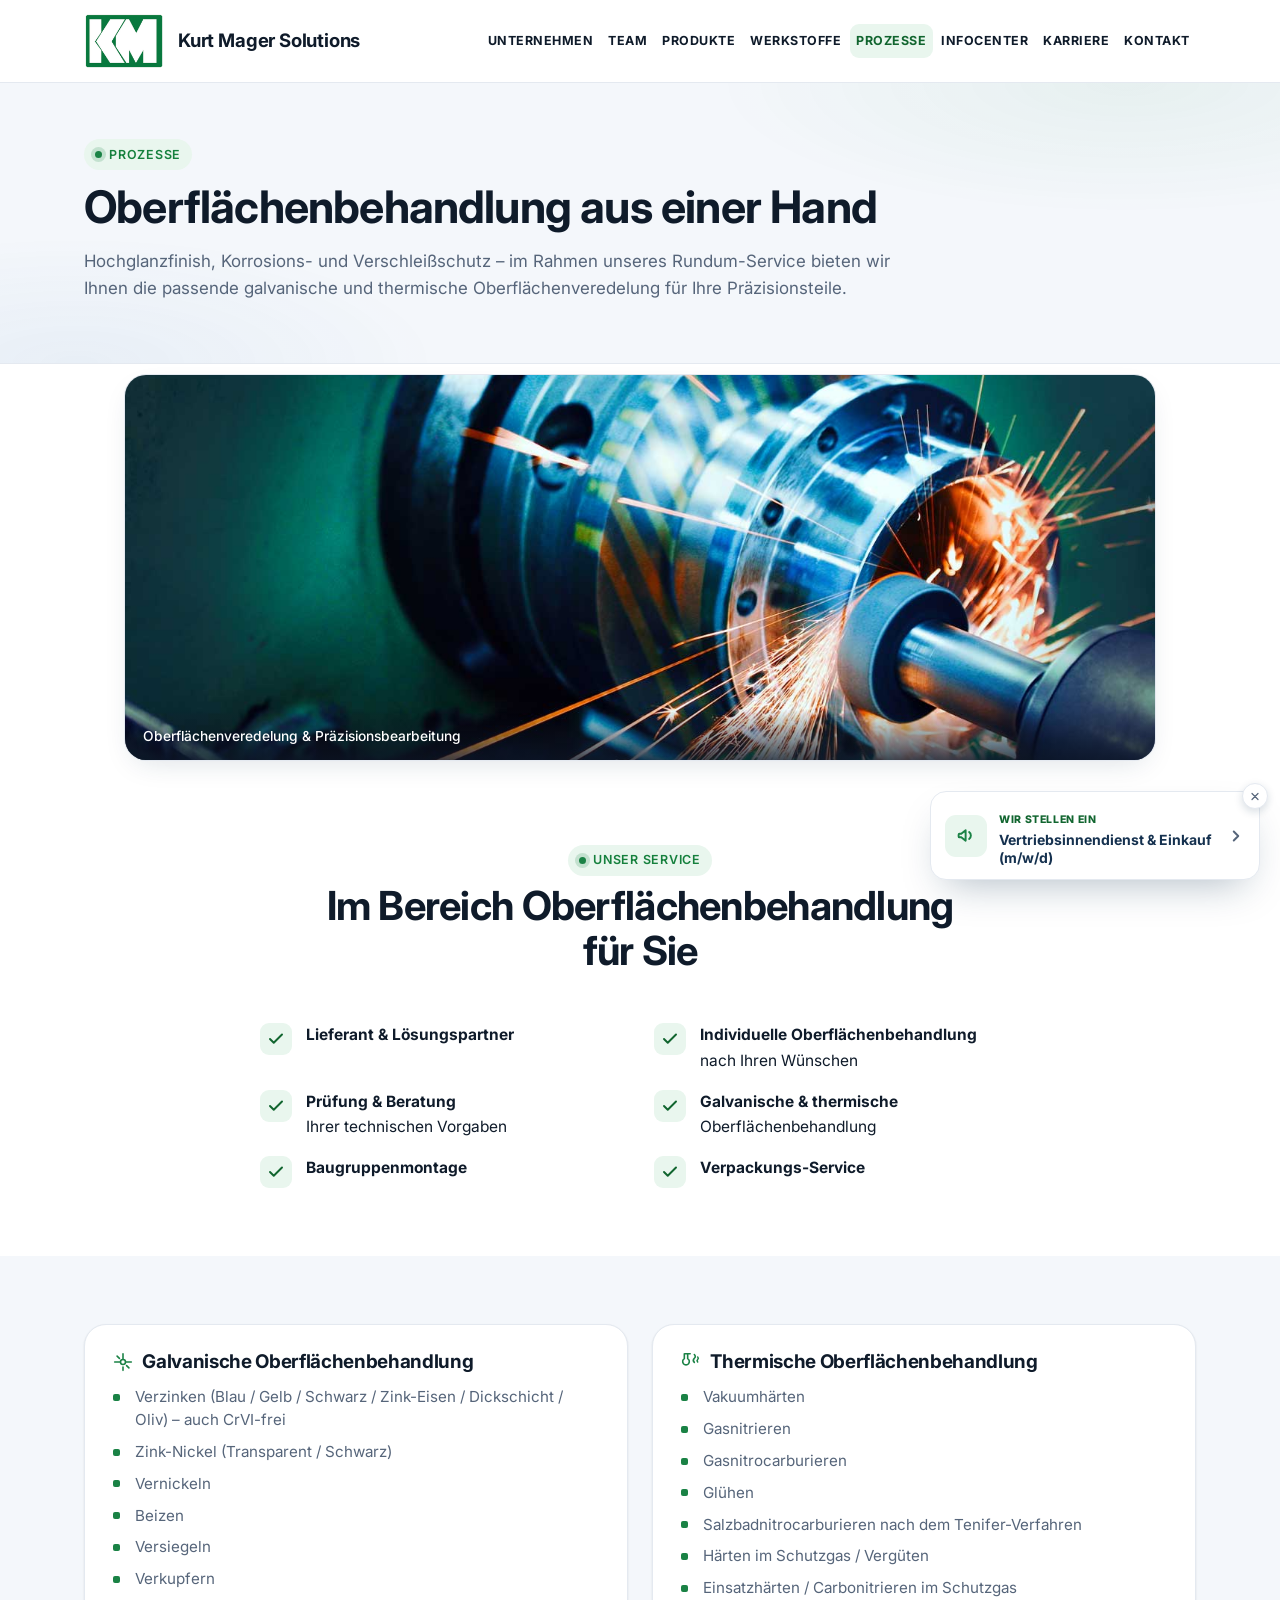
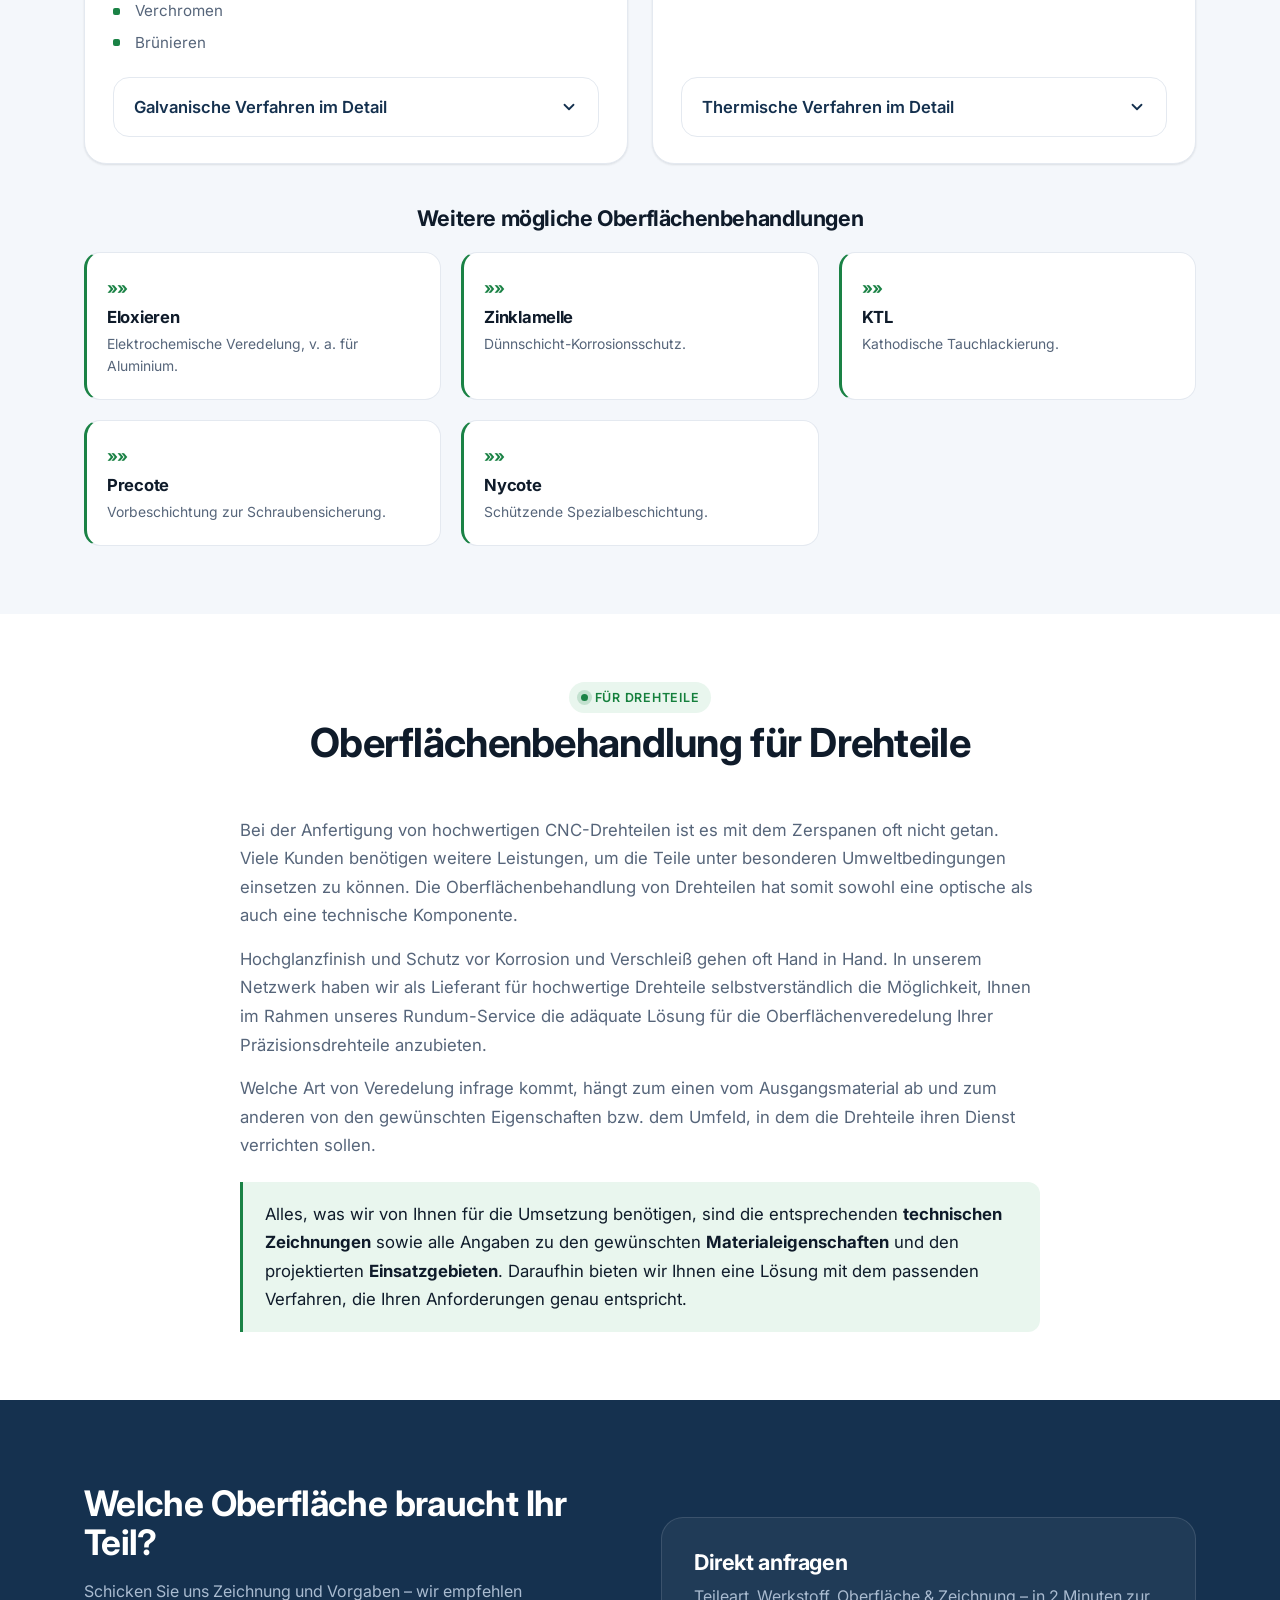
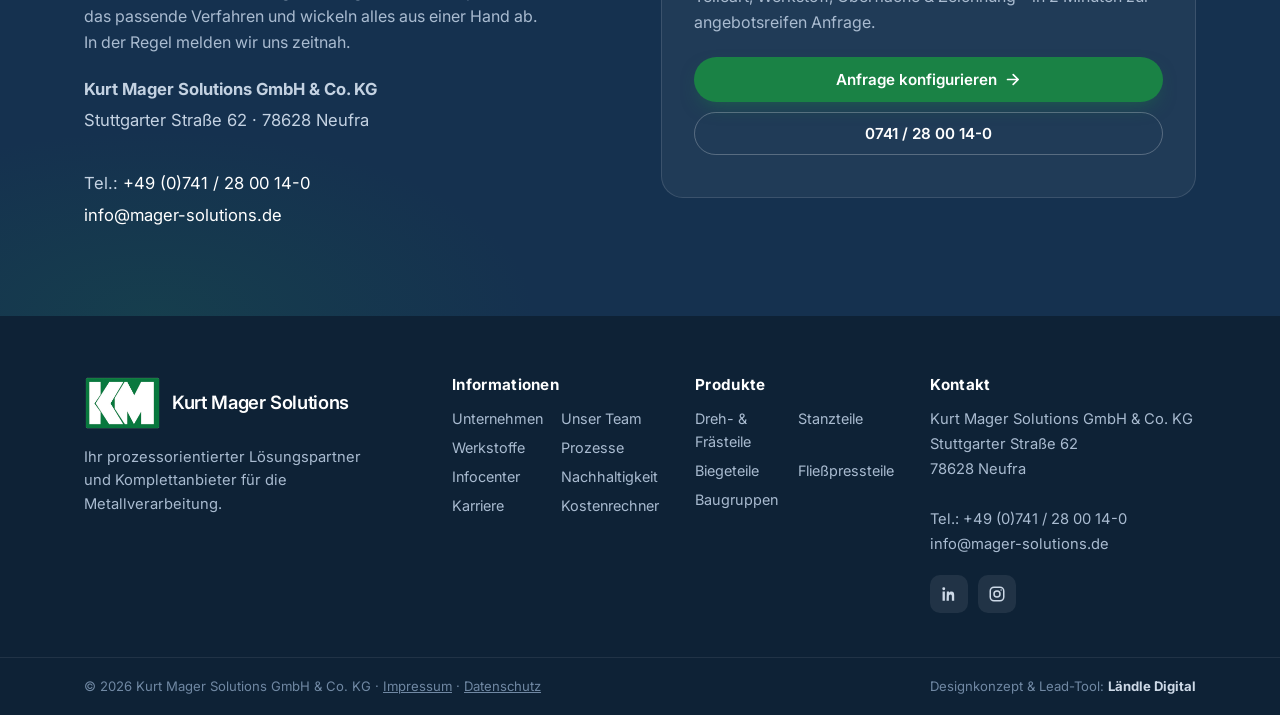
<file: prozesse.html>
<!DOCTYPE html>
<html lang="de">
<head>
<meta charset="UTF-8" />
<meta name="viewport" content="width=device-width, initial-scale=1.0" />
<title>Prozesse · Kurt Mager Solutions — Oberflächenbehandlung (galvanisch &amp; thermisch)</title>
<meta name="description" content="Oberflächenbehandlung aus einer Hand: galvanisch (Verzinken, Zink-Nickel, Vernickeln, Verchromen …) und thermisch (Vakuumhärten, Gasnitrieren, Tenifer …) – inkl. Nachbearbeitung, Baugruppenmontage und Verpackung." />
<link rel="icon" href="data:image/svg+xml,%3Csvg xmlns='http://www.w3.org/2000/svg' viewBox='0 0 100 100'%3E%3Crect width='100' height='100' rx='18' fill='%231a8245'/%3E%3Ctext x='50' y='68' font-family='Arial,sans-serif' font-size='52' font-weight='800' fill='white' text-anchor='middle'%3EKM%3C/text%3E%3C/svg%3E" />
<link rel="preconnect" href="https://fonts.googleapis.com" />
<link rel="preconnect" href="https://fonts.gstatic.com" crossorigin />
<link href="https://fonts.googleapis.com/css2?family=Inter:wght@400;500;600;700;800&display=swap" rel="stylesheet" />
<link rel="stylesheet" href="style.css?v=21" />
<link rel="stylesheet" href="content.css?v=7" />
</head>
<body>

<header class="topbar" id="topbar">
  <div class="shell topbar__inner">
    <a href="index.html" class="brand" aria-label="Kurt Mager Solutions – Startseite">
      <img class="brand__img" src="km-mark-transparent.png" alt="Kurt Mager Solutions" style="width:auto;display:block"><span class="brand__text">Kurt Mager Solutions</span>
    </a>
    <nav class="topbar__nav topbar__nav--corp" aria-label="Hauptnavigation">
      <a href="unternehmen.html">Unternehmen</a>
      <a href="team.html">Team</a>
      <a href="index.html#produkte">Produkte</a>
      <a href="werkstoffe.html">Werkstoffe</a>
      <a href="prozesse.html" aria-current="page" style="color:var(--green-700);background:var(--green-50)">Prozesse</a>
      <a href="infocenter.html">Infocenter</a>
      <a href="karriere.html">Karriere</a>
      <a href="index.html#kontakt">Kontakt</a>
    </nav>
    <button class="burger" id="burger" aria-label="Menü öffnen" aria-expanded="false"><span></span><span></span><span></span></button>
  </div>
  <div class="topbar__mobile" id="topbarMobile">
    <a href="index.html">Startseite</a>
    <a href="unternehmen.html">Unternehmen</a>
    <a href="team.html">Unser Team</a>
    <a href="index.html#produkte">Produkte</a>
    <a href="werkstoffe.html">Werkstoffe</a>
    <a href="prozesse.html">Prozesse</a>
    <a href="infocenter.html">Infocenter</a>
    <a href="rechner.html">Kostenrechner</a>
    <a href="karriere.html">Karriere</a>
    <a href="index.html#kontakt">Kontakt</a>
    <a href="index.html#anfrage" class="btn btn--primary btn--block">Anfrage starten</a>
  </div>
</header>

<main id="top">

<section class="subhero">
  <div class="subhero__bg" aria-hidden="true"></div>
  <div class="shell">
    <span class="eyebrow"><span class="dot"></span>Prozesse</span>
    <h1>Oberflächenbehandlung aus einer Hand</h1>
    <p>Hochglanzfinish, Korrosions- und Verschleißschutz – im Rahmen unseres Rundum-Service bieten wir Ihnen die passende galvanische und thermische Oberflächenveredelung für Ihre Präzisionsteile.</p>
  </div>
</section>

<div class="shell" style="margin-top:-6px;margin-bottom:6px">
  <figure class="media media--band">
    <img src="oberflaechenveredelung.jpg" alt="Oberflächenveredelung – Präzisionsbearbeitung eines Werkstücks mit Funkenflug" loading="eager">
    <figcaption class="media__cap">Oberflächenveredelung &amp; Präzisionsbearbeitung</figcaption>
  </figure>
</div>

<section class="sec">
  <div class="shell">
    <header class="sec__head">
      <span class="eyebrow eyebrow--center"><span class="dot"></span>Unser Service</span>
      <h2 class="sec__title">Im Bereich Oberflächenbehandlung für Sie</h2>
    </header>
    <ul class="checklist" style="max-width:760px;margin:0 auto;display:grid;grid-template-columns:repeat(auto-fit,minmax(240px,1fr));gap:16px 28px">
      <li><span class="ck"><svg viewBox="0 0 24 24" fill="none" stroke="currentColor" stroke-width="2.6" stroke-linecap="round" stroke-linejoin="round"><path d="M20 6 9 17l-5-5"/></svg></span><p><strong>Lieferant &amp; Lösungspartner</strong></p></li>
      <li><span class="ck"><svg viewBox="0 0 24 24" fill="none" stroke="currentColor" stroke-width="2.6" stroke-linecap="round" stroke-linejoin="round"><path d="M20 6 9 17l-5-5"/></svg></span><p><strong>Individuelle Oberflächenbehandlung</strong> nach Ihren Wünschen</p></li>
      <li><span class="ck"><svg viewBox="0 0 24 24" fill="none" stroke="currentColor" stroke-width="2.6" stroke-linecap="round" stroke-linejoin="round"><path d="M20 6 9 17l-5-5"/></svg></span><p><strong>Prüfung &amp; Beratung</strong> Ihrer technischen Vorgaben</p></li>
      <li><span class="ck"><svg viewBox="0 0 24 24" fill="none" stroke="currentColor" stroke-width="2.6" stroke-linecap="round" stroke-linejoin="round"><path d="M20 6 9 17l-5-5"/></svg></span><p><strong>Galvanische &amp; thermische</strong> Oberflächenbehandlung</p></li>
      <li><span class="ck"><svg viewBox="0 0 24 24" fill="none" stroke="currentColor" stroke-width="2.6" stroke-linecap="round" stroke-linejoin="round"><path d="M20 6 9 17l-5-5"/></svg></span><p><strong>Baugruppenmontage</strong></p></li>
      <li><span class="ck"><svg viewBox="0 0 24 24" fill="none" stroke="currentColor" stroke-width="2.6" stroke-linecap="round" stroke-linejoin="round"><path d="M20 6 9 17l-5-5"/></svg></span><p><strong>Verpackungs-Service</strong></p></li>
    </ul>
  </div>
</section>

<section class="sec sec--soft">
  <div class="shell">
    <div class="proc-cols">
      <div class="proc-card">
        <h3><svg viewBox="0 0 24 24" fill="none" stroke="currentColor" stroke-width="1.9" stroke-linecap="round" stroke-linejoin="round"><path d="M12 2v6M12 22v-4M4.9 4.9l2.8 2.8M16.3 16.3l2.8 2.8M2 12h6M16 12h6"/><circle cx="12" cy="12" r="3"/></svg>Galvanische Oberflächenbehandlung</h3>
        <ul class="proc-list">
          <li>Verzinken (Blau / Gelb / Schwarz / Zink-Eisen / Dickschicht / Oliv) – auch CrVI-frei</li>
          <li>Zink-Nickel (Transparent / Schwarz)</li>
          <li>Vernickeln</li>
          <li>Beizen</li>
          <li>Versiegeln</li>
          <li>Verkupfern</li>
          <li>Verchromen</li>
          <li>Brünieren</li>
        </ul>
        <details class="acc">
          <summary>Galvanische Verfahren im Detail
            <svg class="acc__chev" viewBox="0 0 24 24" width="18" height="18" fill="none" stroke="currentColor" stroke-width="2.4" stroke-linecap="round" stroke-linejoin="round"><path d="m6 9 6 6 6-6"/></svg>
          </summary>
          <div class="acc__body">
            <div class="acc__item"><b>1. Verzinken</b><p>Beim Verzinken wird eine Zinkschicht auf die Oberfläche des Werkstücks aufgetragen, um es vor Korrosion zu schützen. Varianten wie Blau, Gelb, Schwarz, Zink-Eisen, Dickschicht und Oliv bieten unterschiedliche ästhetische Eigenschaften und Korrosionsschutzgrade. Insbesondere die CrVI-freien Verfahren sind umweltfreundlicher und erfüllen moderne Umweltstandards.</p></div>
            <div class="acc__item"><b>2. Zink-Nickel</b><p>Zink-Nickel-Beschichtungen bieten einen verbesserten Korrosionsschutz gegenüber reinem Zink. Transparente oder schwarze Varianten ermöglichen die Anpassung an ästhetische Anforderungen bei gleichzeitig höherer Widerstandsfähigkeit gegenüber Umwelteinflüssen.</p></div>
            <div class="acc__item"><b>3. Vernickeln</b><p>Eine Nickelbeschichtung wird auf die Oberfläche aufgebracht. Sie verbessert die Korrosionsbeständigkeit und verleiht dem Werkstück eine glänzende, dekorative Oberfläche.</p></div>
            <div class="acc__item"><b>4. Beizen</b><p>Mit einer sauren Lösung werden Oxide und Verunreinigungen entfernt. Das bereitet das Material für weitere galvanische Beschichtungen vor und verbessert deren Haftung.</p></div>
            <div class="acc__item"><b>5. Versiegeln</b><p>Nach dem Beschichten kann das Werkstück versiegelt werden, um Haftung und Schutz der Beschichtung zu erhöhen – wichtig für die Haltbarkeit.</p></div>
            <div class="acc__item"><b>6. Verkupfern</b><p>Die Kupferbeschichtung dient oft als Basis für weitere Beschichtungen, verbessert die Leitfähigkeit und bietet zusätzlichen Korrosionsschutz.</p></div>
            <div class="acc__item"><b>7. Verchromen</b><p>Eine Chromschicht verleiht dem Material dekorativen Glanz und verbessert die Korrosionsbeständigkeit.</p></div>
            <div class="acc__item"><b>8. Brünieren</b><p>Durch kontrollierte Oxidation entsteht eine dunkle, schützende Schicht, die die Korrosionsbeständigkeit verbessert und ein charakteristisches Aussehen verleiht.</p></div>
          </div>
        </details>
      </div>

      <div class="proc-card">
        <h3><svg viewBox="0 0 24 24" fill="none" stroke="currentColor" stroke-width="1.9" stroke-linecap="round" stroke-linejoin="round"><path d="M8 2v6a4 4 0 1 1-4 0V2M5 2h6"/><path d="M16 3c1.5 1.5 1.5 3 0 4.5S14.5 11 16 12.5"/><path d="M20 6c1 1 1 2 0 3s-1 2 0 3"/></svg>Thermische Oberflächenbehandlung</h3>
        <ul class="proc-list">
          <li>Vakuumhärten</li>
          <li>Gasnitrieren</li>
          <li>Gasnitrocarburieren</li>
          <li>Glühen</li>
          <li>Salzbadnitrocarburieren nach dem Tenifer-Verfahren</li>
          <li>Härten im Schutzgas / Vergüten</li>
          <li>Einsatzhärten / Carbonitrieren im Schutzgas</li>
        </ul>
        <details class="acc">
          <summary>Thermische Verfahren im Detail
            <svg class="acc__chev" viewBox="0 0 24 24" width="18" height="18" fill="none" stroke="currentColor" stroke-width="2.4" stroke-linecap="round" stroke-linejoin="round"><path d="m6 9 6 6 6-6"/></svg>
          </summary>
          <div class="acc__body">
            <div class="acc__item"><b>1. Vakuumhärten</b><p>Wärmebehandlung unter Luftabschluss vermeidet Oxidation der Oberfläche – für verbesserte Oberflächenhärte und höhere Verschleißfestigkeit, insbesondere bei hochlegierten Werkstoffen.</p></div>
            <div class="acc__item"><b>2. Gasnitrieren</b><p>Stickstoff diffundiert in die Oberfläche und bildet eine Nitridschicht, die Härte und Verschleißfestigkeit erhöht – ideal für hoch beanspruchte Bauteile.</p></div>
            <div class="acc__item"><b>3. Gasnitrocarburieren</b><p>Wie Gasnitrieren, zusätzlich wird Kohlenstoff eingebracht – kombinierte Härtung und Kohlenstoffanreicherung für bessere mechanische Eigenschaften.</p></div>
            <div class="acc__item"><b>4. Glühen</b><p>Erhitzen auf eine bestimmte Temperatur und langsames Abkühlen reduziert Spannungen, verbessert die Gefügestruktur und optimiert die Härte nach Härtungsprozessen.</p></div>
            <div class="acc__item"><b>5. Salzbadnitrocarburieren (Tenifer-Verfahren)</b><p>Ein Salzbad bringt Stickstoff und Kohlenstoff in die Oberfläche ein – besonders hohe Verschleißfestigkeit und Korrosionsbeständigkeit.</p></div>
            <div class="acc__item"><b>6. Härten im Schutzgas / Vergüten</b><p>Erwärmen in kontrollierter Atmosphäre und rasches Abkühlen steigert Härte und Zähigkeit. Vergüten ermöglicht gezielte Anpassung von Härte und Festigkeit.</p></div>
            <div class="acc__item"><b>7. Einsatzhärten / Carbonitrieren im Schutzgas</b><p>Kohlenstoff wird in die Oberfläche eingebracht für eine besonders harte Schicht; Carbonitrieren ergänzt Stickstoff für noch höhere Härte und Verschleißfestigkeit.</p></div>
          </div>
        </details>
      </div>
    </div>

    <div style="margin-top:42px">
      <h3 class="sec__title" style="font-size:1.35rem;text-align:center;margin-bottom:22px">Weitere mögliche Oberflächenbehandlungen</h3>
      <div class="prod__grid">
        <article class="prodcard"><span class="prodcard__chev">»»</span><h3>Eloxieren</h3><p>Elektrochemische Veredelung, v.&nbsp;a. für Aluminium.</p></article>
        <article class="prodcard"><span class="prodcard__chev">»»</span><h3>Zinklamelle</h3><p>Dünnschicht-Korrosionsschutz.</p></article>
        <article class="prodcard"><span class="prodcard__chev">»»</span><h3>KTL</h3><p>Kathodische Tauchlackierung.</p></article>
        <article class="prodcard"><span class="prodcard__chev">»»</span><h3>Precote</h3><p>Vorbeschichtung zur Schraubensicherung.</p></article>
        <article class="prodcard"><span class="prodcard__chev">»»</span><h3>Nycote</h3><p>Schützende Spezialbeschichtung.</p></article>
      </div>
    </div>
  </div>
</section>

<section class="sec">
  <div class="shell">
    <header class="sec__head">
      <span class="eyebrow eyebrow--center"><span class="dot"></span>Für Drehteile</span>
      <h2 class="sec__title">Oberflächenbehandlung für Drehteile</h2>
    </header>
    <div class="prose" style="max-width:80ch;margin:0 auto">
      <p>Bei der Anfertigung von hochwertigen CNC-Drehteilen ist es mit dem Zerspanen oft nicht getan. Viele Kunden benötigen weitere Leistungen, um die Teile unter besonderen Umweltbedingungen einsetzen zu können. Die Oberflächenbehandlung von Drehteilen hat somit sowohl eine optische als auch eine technische Komponente.</p>
      <p>Hochglanzfinish und Schutz vor Korrosion und Verschleiß gehen oft Hand in Hand. In unserem Netzwerk haben wir als Lieferant für hochwertige Drehteile selbstverständlich die Möglichkeit, Ihnen im Rahmen unseres Rundum-Service die adäquate Lösung für die Oberflächenveredelung Ihrer Präzisionsdrehteile anzubieten.</p>
      <p>Welche Art von Veredelung infrage kommt, hängt zum einen vom Ausgangsmaterial ab und zum anderen von den gewünschten Eigenschaften bzw. dem Umfeld, in dem die Drehteile ihren Dienst verrichten sollen.</p>
      <div style="border-left:3px solid var(--green);background:var(--green-50);border-radius:0 12px 12px 0;padding:18px 22px;margin-top:22px">
        <p style="margin:0;color:var(--ink)">Alles, was wir von Ihnen für die Umsetzung benötigen, sind die entsprechenden <strong>technischen Zeichnungen</strong> sowie alle Angaben zu den gewünschten <strong>Materialeigenschaften</strong> und den projektierten <strong>Einsatzgebieten</strong>. Daraufhin bieten wir Ihnen eine Lösung mit dem passenden Verfahren, die Ihren Anforderungen genau entspricht.</p>
      </div>
    </div>
  </div>
</section>

<section class="contact" id="kontakt">
  <div class="shell">
    <div class="contact__grid">
      <div class="contact__info">
        <h2>Welche Oberfläche braucht Ihr Teil?</h2>
        <p>Schicken Sie uns Zeichnung und Vorgaben – wir empfehlen das passende Verfahren und wickeln alles aus einer Hand ab. In der Regel melden wir uns zeitnah.</p>
        <address>
          <strong>Kurt Mager Solutions GmbH &amp; Co. KG</strong><br />
          Stuttgarter Straße 62 · 78628 Neufra<br /><br />
          Tel.: <a href="tel:+49741280014">+49 (0)741 / 28 00 14-0</a><br />
          <a href="mailto:info@mager-solutions.de">info@mager-solutions.de</a>
        </address>
      </div>
      <div class="contact__card">
        <h3>Direkt anfragen</h3>
        <p>Teileart, Werkstoff, Oberfläche &amp; Zeichnung – in 2 Minuten zur angebotsreifen Anfrage.</p>
        <a href="index.html#anfrage" class="btn btn--primary">Anfrage konfigurieren
          <svg viewBox="0 0 24 24" width="17" height="17" fill="none" stroke="currentColor" stroke-width="2.4" stroke-linecap="round" stroke-linejoin="round"><path d="M5 12h14M13 5l7 7-7 7"/></svg>
        </a>
        <a href="tel:+49741280014" class="btn btn--ghost" style="width:100%;color:#fff;border-color:rgba(255,255,255,.25)">0741 / 28 00 14-0</a>
      </div>
    </div>
  </div>
</section>

<footer class="footer">
  <div class="shell footer__inner footer__inner--4">
    <div class="footer__col footer__brand">
      <a href="index.html" class="brand brand--footer" aria-label="Kurt Mager Solutions – Startseite">
        <img class="brand__img" src="km-mark-transparent.png" alt="Kurt Mager Solutions" style="height:54px;width:auto;display:block"><span class="brand__text" style="font-size:1.15rem">Kurt Mager Solutions</span>
      </a>
      <p>Ihr prozessorientierter Lösungspartner und Komplettanbieter für die Metallverarbeitung.</p>
    </div>
    <div class="footer__col">
      <h4>Informationen</h4>
      <ul>
        <li><a href="unternehmen.html">Unternehmen</a></li>
        <li><a href="team.html">Unser Team</a></li>
        <li><a href="werkstoffe.html">Werkstoffe</a></li>
        <li><a href="prozesse.html">Prozesse</a></li>
        <li><a href="infocenter.html">Infocenter</a></li>
        <li><a href="nachhaltigkeit.html">Nachhaltigkeit</a></li>
        <li><a href="karriere.html">Karriere</a></li>
        <li><a href="rechner.html">Kostenrechner</a></li>
      </ul>
    </div>
    <div class="footer__col">
      <h4>Produkte</h4>
      <ul>
        <li>Dreh- &amp; Frästeile</li><li>Stanzteile</li><li>Biegeteile</li><li>Fließpressteile</li><li>Baugruppen</li>
      </ul>
    </div>
    <div class="footer__col">
      <h4>Kontakt</h4>
      <address>
        Kurt Mager Solutions GmbH &amp; Co. KG<br />
        Stuttgarter Straße 62<br />
        78628 Neufra<br /><br />
        Tel.: <a href="tel:+49741280014">+49 (0)741 / 28 00 14-0</a><br />
        <a href="mailto:info@mager-solutions.de">info@mager-solutions.de</a>
      </address>
      <div class="socials">
        <a href="https://www.linkedin.com/company/kurt-mager-solutions-gmbh-co-kg/" target="_blank" rel="noopener" class="social" aria-label="LinkedIn"><svg viewBox="0 0 24 24" fill="currentColor" aria-hidden="true"><path d="M6.94 5a1.94 1.94 0 1 1-3.88 0 1.94 1.94 0 0 1 3.88 0zM3.4 8.5h3.1V21H3.4zM9.1 8.5h3v1.7h.04c.42-.8 1.45-1.64 2.98-1.64 3.2 0 3.8 2.1 3.8 4.8V21h-3.1v-5.5c0-1.3 0-3-1.85-3s-2.13 1.44-2.13 2.9V21h-3.1z"/></svg></a>
        <a href="https://www.instagram.com/kurtmagersolutions/" target="_blank" rel="noopener" class="social" aria-label="Instagram"><svg viewBox="0 0 24 24" fill="none" stroke="currentColor" stroke-width="2" aria-hidden="true"><rect x="3" y="3" width="18" height="18" rx="5"/><circle cx="12" cy="12" r="4"/><circle cx="17.5" cy="6.5" r="1" fill="currentColor" stroke="none"/></svg></a>
      </div>
    </div>
  </div>
  <div class="footer__bar">
    <div class="shell footer__bar-inner">
      <span>© <span id="year"></span> Kurt Mager Solutions GmbH &amp; Co. KG · <a href="impressum.html" style="color:inherit;text-decoration:underline">Impressum</a> · <a href="datenschutz.html" style="color:inherit;text-decoration:underline">Datenschutz</a></span>
      <span class="footer__credit">Designkonzept &amp; Lead-Tool: <a href="https://www.laendle-digital.com" target="_blank" rel="noopener" style="color:#cdd9e7"><strong>Ländle Digital</strong></a></span>
    </div>
  </div>
</footer>

</main>

<script src="enhance.js?v=1" defer></script>
<script src="jobpopup.js?v=3" defer></script>
<script>
  document.getElementById("year").textContent = new Date().getFullYear();
  (function () {
    var b = document.getElementById("burger"), m = document.getElementById("topbarMobile");
    if (b) b.addEventListener("click", function () { var o = m.classList.toggle("open"); b.setAttribute("aria-expanded", o); });
  })();
</script>
<!-- WEBUNDO Analytics -->
<script src="https://analytics.laendle-digital.com/tracker.js" data-website-id="kurt_mager_solutions" defer></script>
</body>
</html>
</file>
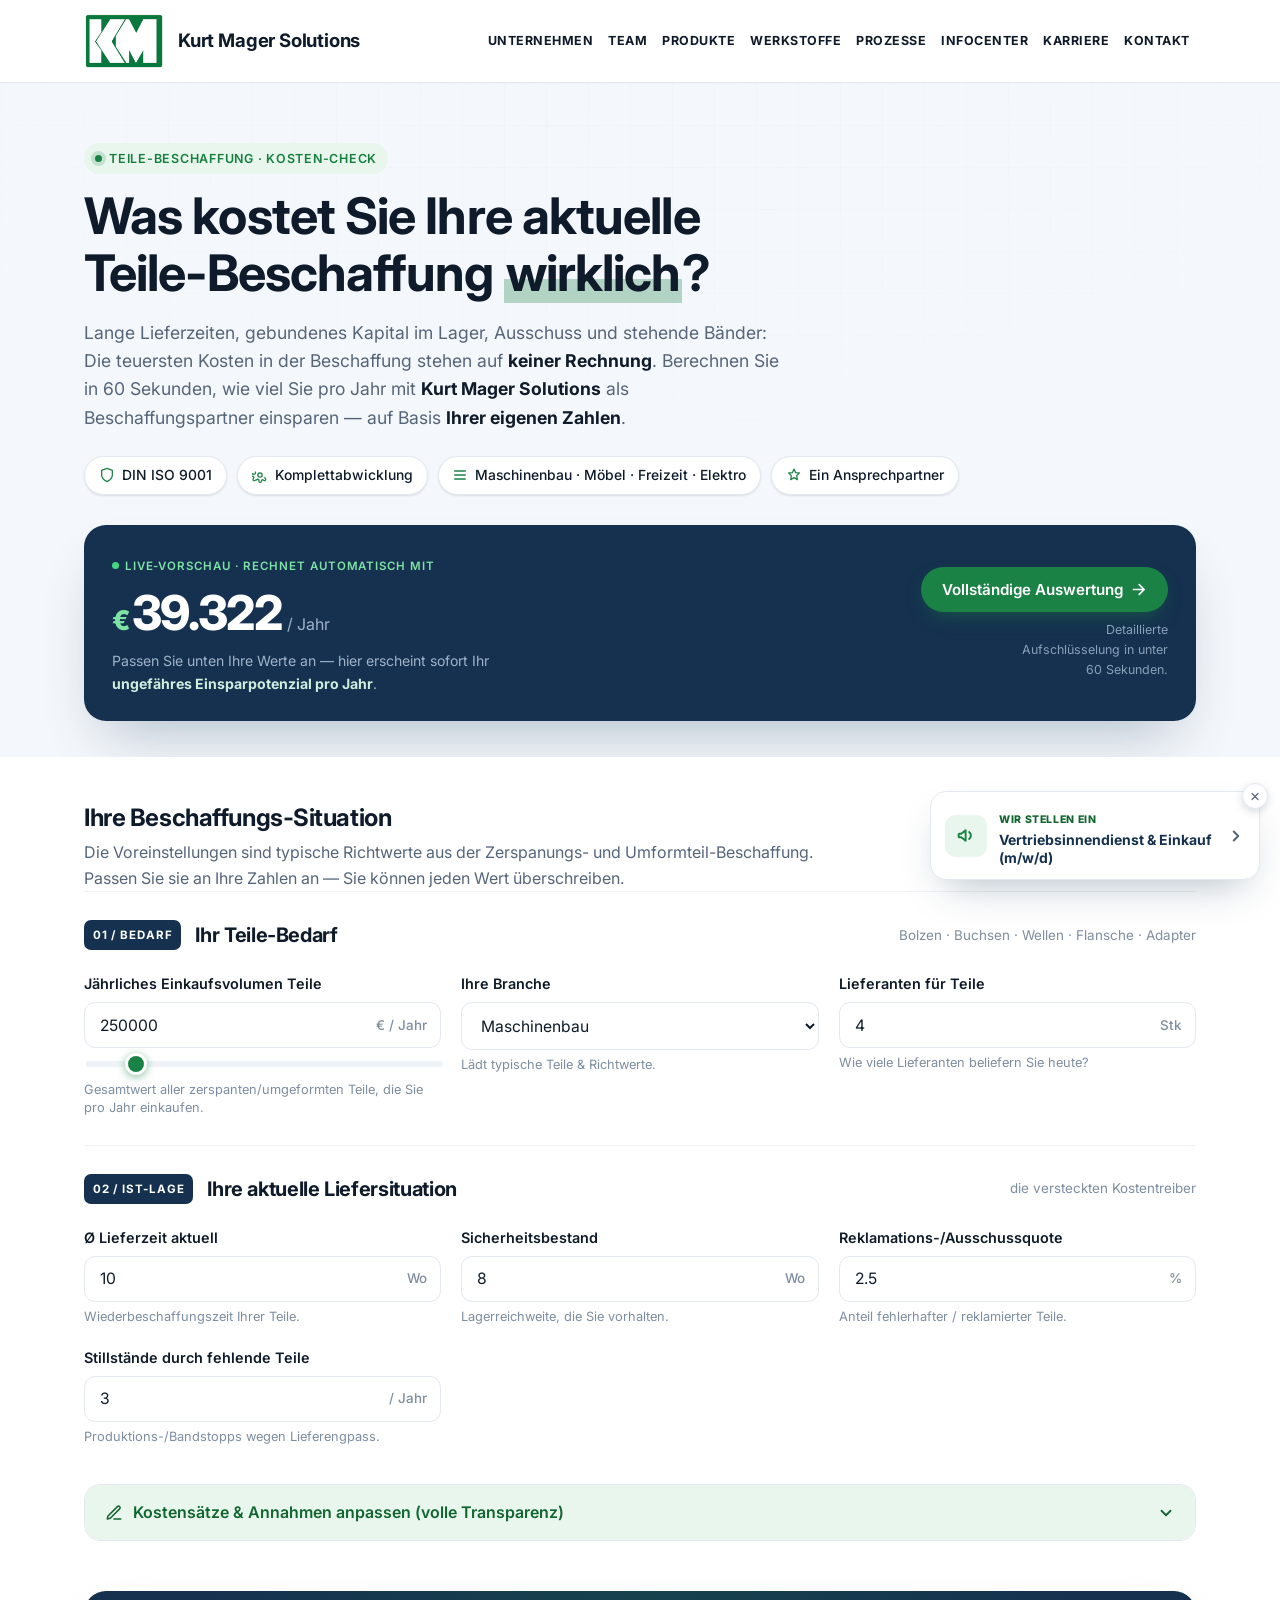
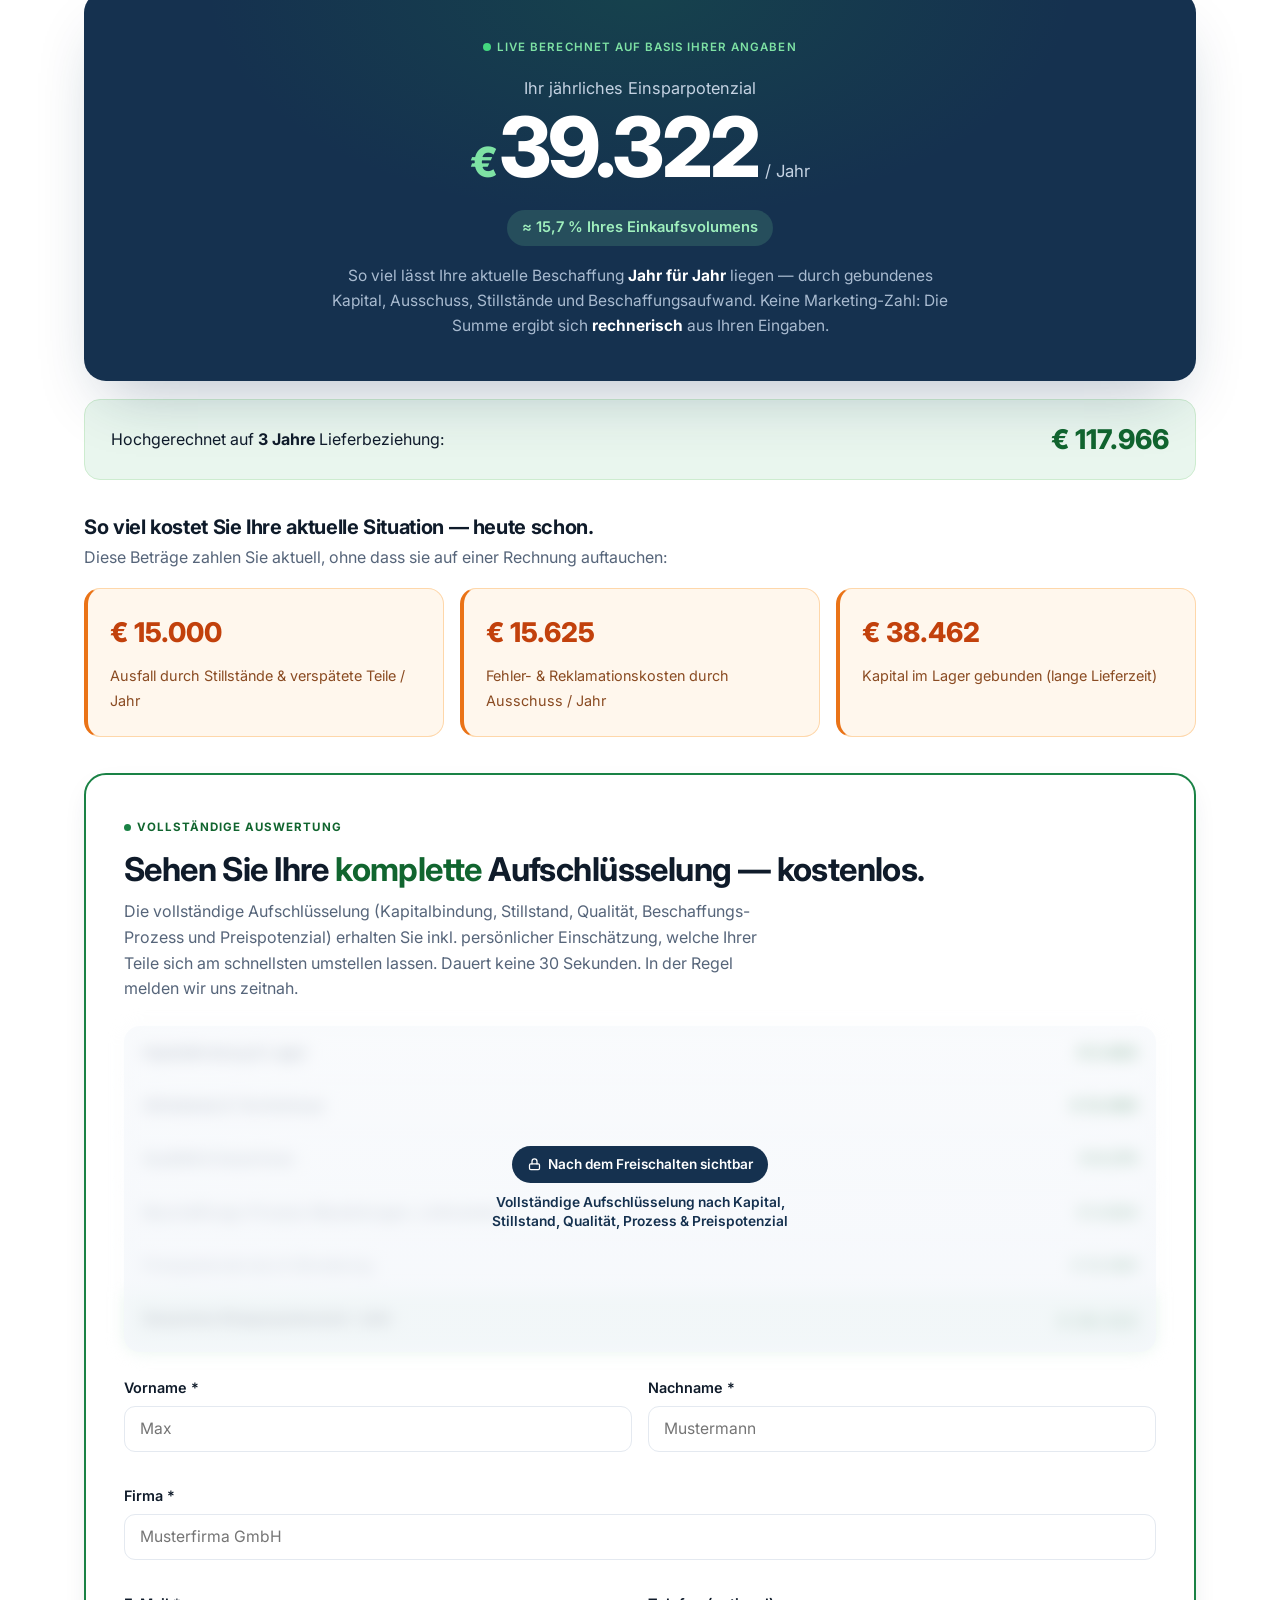
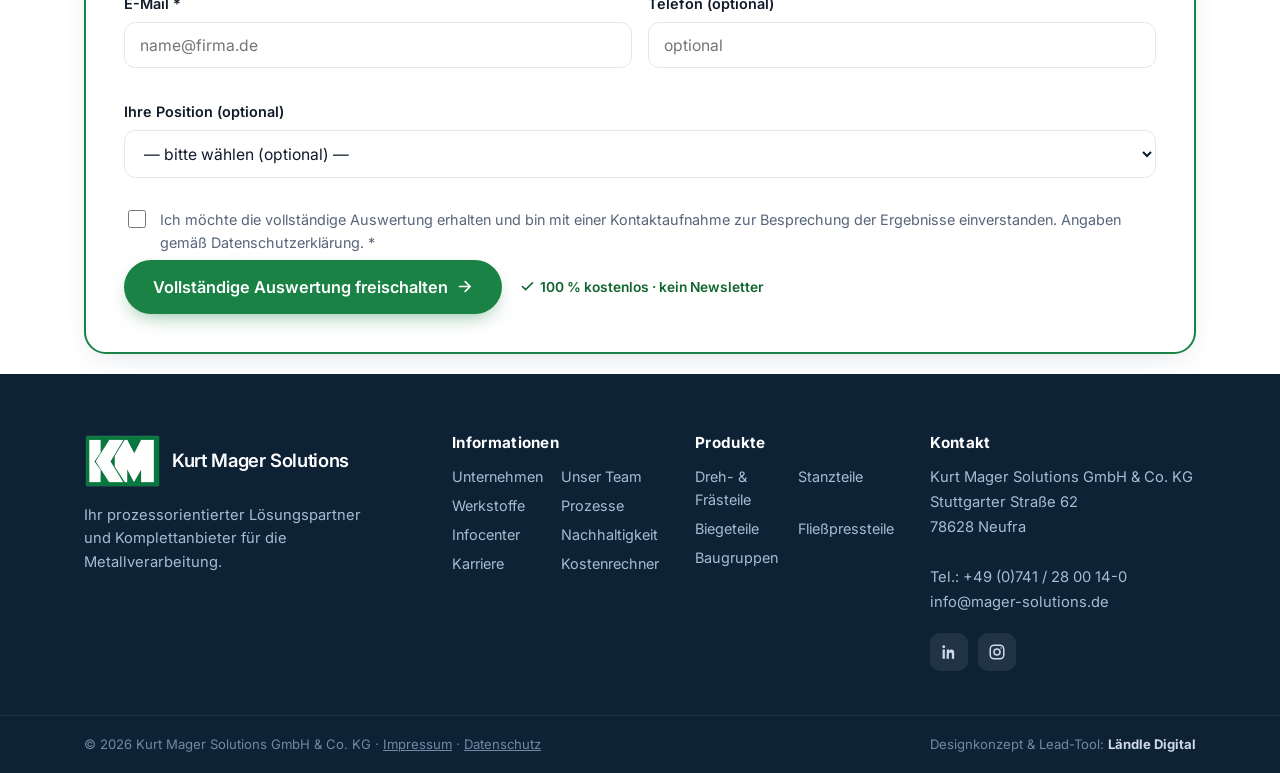
<file: rechner.html>
<!DOCTYPE html>
<html lang="de">
<head>
<meta charset="UTF-8" />
<meta name="viewport" content="width=device-width, initial-scale=1.0" />
<title>Beschaffungs-Rechner · Kurt Mager Solutions — Ihr Einsparpotenzial</title>
<meta name="description" content="Was kostet Sie Ihre aktuelle Teile-Beschaffung wirklich? Berechnen Sie in 60 Sekunden Ihr jährliches Einsparpotenzial mit Kurt Mager Solutions als Beschaffungspartner – auf Basis Ihrer eigenen Zahlen." />
<link rel="icon" href="data:image/svg+xml,%3Csvg xmlns='http://www.w3.org/2000/svg' viewBox='0 0 100 100'%3E%3Crect width='100' height='100' rx='20' fill='%231a8245'/%3E%3Ctext x='50' y='68' font-family='Arial,sans-serif' font-size='52' font-weight='800' fill='white' text-anchor='middle'%3EKM%3C/text%3E%3C/svg%3E" />
<link rel="preconnect" href="https://fonts.googleapis.com" />
<link rel="preconnect" href="https://fonts.gstatic.com" crossorigin />
<link href="https://fonts.googleapis.com/css2?family=Inter:wght@400;500;600;700;800&display=swap" rel="stylesheet" />
<link rel="stylesheet" href="style.css?v=21" />
<link rel="stylesheet" href="rechner.css?v=7" />
<style>
  /* Mobile-Fix Rechner (inline, cache-sicher) */
  @media (max-width:560px){
    .btn{white-space:normal!important;max-width:100%!important;min-width:0!important;text-align:center!important}
    .block__tag{margin-left:0!important;flex-basis:100%!important}
    .result__3yr{flex-direction:column!important;align-items:flex-start!important}
    .lead-foot{flex-direction:column!important;align-items:stretch!important}
    .lead-foot .btn{width:100%!important;justify-content:center!important}
    .lead-foot .ok{justify-content:center!important;text-align:center!important}
  }
</style>
</head>
<body>

<!-- ============================================================ TOPBAR ============================================================ -->
<header class="topbar" id="topbar">
  <div class="shell topbar__inner">
    <a href="index.html" class="brand" aria-label="Kurt Mager Solutions – Startseite">
      <img class="brand__img" src="km-mark-transparent.png" alt="Kurt Mager Solutions" style="width:auto;display:block"><span class="brand__text">Kurt Mager Solutions</span>
    </a>
    <nav class="topbar__nav topbar__nav--corp" aria-label="Hauptnavigation">
      <a href="unternehmen.html">Unternehmen</a>
      <a href="team.html">Team</a>
      <a href="index.html#produkte">Produkte</a>
      <a href="werkstoffe.html">Werkstoffe</a>
      <a href="prozesse.html">Prozesse</a>
      <a href="infocenter.html">Infocenter</a>
      <a href="karriere.html">Karriere</a>
      <a href="index.html#kontakt">Kontakt</a>
    </nav>
    <button class="burger" id="burger" aria-label="Menü öffnen" aria-expanded="false"><span></span><span></span><span></span></button>
  </div>
  <div class="topbar__mobile" id="topbarMobile">
    <a href="index.html">Startseite</a>
    <a href="unternehmen.html">Unternehmen</a>
    <a href="team.html">Unser Team</a>
    <a href="index.html#produkte">Produkte</a>
    <a href="werkstoffe.html">Werkstoffe</a>
    <a href="prozesse.html">Prozesse</a>
    <a href="infocenter.html">Infocenter</a>
    <a href="rechner.html">Kostenrechner</a>
    <a href="karriere.html">Karriere</a>
    <a href="index.html#kontakt">Kontakt</a>
    <a href="index.html#anfrage" class="btn btn--primary btn--block">Anfrage starten</a>
  </div>
</header>

<main id="top">

<!-- ============================================================ HERO ============================================================ -->
<section class="calc-hero">
  <div class="calc-hero__bg" aria-hidden="true"></div>
  <div class="shell">
    <span class="eyebrow"><span class="dot"></span>Teile-Beschaffung · Kosten-Check</span>
    <h1>Was kostet Sie Ihre aktuelle Teile-Beschaffung <u>wirklich</u>?</h1>
    <p class="lead">Lange Lieferzeiten, gebundenes Kapital im Lager, Ausschuss und stehende Bänder: Die teuersten Kosten in der Beschaffung stehen auf <strong>keiner Rechnung</strong>. Berechnen Sie in 60 Sekunden, wie viel Sie pro Jahr mit <strong>Kurt Mager Solutions</strong> als Beschaffungspartner einsparen — auf Basis <strong>Ihrer eigenen Zahlen</strong>.</p>
    <div class="tchips">
      <span class="tchip"><svg viewBox="0 0 24 24" fill="none" stroke="currentColor" stroke-width="1.9" stroke-linejoin="round"><path d="M12 22s8-4 8-10V5l-8-3-8 3v7c0 6 8 10 8 10z"/></svg>DIN ISO 9001</span>
      <span class="tchip"><svg viewBox="0 0 24 24" fill="none" stroke="currentColor" stroke-width="1.9"><circle cx="12" cy="12" r="3.2"/><path d="M19.4 15a1.6 1.6 0 0 0 .3 1.8l.1.1a2 2 0 1 1-2.8 2.8l-.1-.1a1.6 1.6 0 0 0-2.7 1.1V21a2 2 0 1 1-4 0v-.1A1.6 1.6 0 0 0 7 19.4a1.6 1.6 0 0 0-1.8.3l-.1.1a2 2 0 1 1-2.8-2.8l.1-.1a1.6 1.6 0 0 0-1.1-2.7H1a2 2 0 1 1 0-4h.1A1.6 1.6 0 0 0 4.6 7"/></svg>Komplettabwicklung</span>
      <span class="tchip"><svg viewBox="0 0 24 24" fill="none" stroke="currentColor" stroke-width="1.9" stroke-linecap="round"><path d="M4 6h16M4 12h16M4 18h16"/></svg>Maschinenbau · Möbel · Freizeit · Elektro</span>
      <span class="tchip"><svg viewBox="0 0 24 24" fill="none" stroke="currentColor" stroke-width="1.9" stroke-linejoin="round"><path d="M12 3l2.5 5.5L20 9l-4 4 1 6-5-3-5 3 1-6-4-4 5.5-.5z"/></svg>Ein Ansprechpartner</span>
    </div>

    <!-- live preview -->
    <div class="livecard">
      <div>
        <span class="livecard__eyebrow"><span class="pulse"></span>Live-Vorschau · rechnet automatisch mit</span>
        <div class="livecard__eu"><span class="cur">€</span><span class="num" id="livEuro">0</span><span class="per">/ Jahr</span></div>
        <p class="livecard__note">Passen Sie unten Ihre Werte an — hier erscheint sofort Ihr <strong>ungefähres Einsparpotenzial pro Jahr</strong>.</p>
      </div>
      <div class="livecard__cta">
        <a href="#auswertung" class="btn btn--primary js-scroll">Vollständige Auswertung
          <svg viewBox="0 0 24 24" width="17" height="17" fill="none" stroke="currentColor" stroke-width="2.4" stroke-linecap="round" stroke-linejoin="round"><path d="M5 12h14M13 5l7 7-7 7"/></svg>
        </a>
        <span class="small">Detaillierte Aufschlüsselung in unter 60 Sekunden.</span>
      </div>
    </div>
  </div>
</section>

<!-- ============================================================ INPUTS ============================================================ -->
<section class="calc">
  <div class="shell">
    <div class="calc__intro">
      <h2>Ihre Beschaffungs-Situation</h2>
      <p>Die Voreinstellungen sind typische Richtwerte aus der Zerspanungs- und Umformteil-Beschaffung. Passen Sie sie an Ihre Zahlen an — Sie können jeden Wert überschreiben.</p>
    </div>

    <!-- 01 Bedarf -->
    <div class="block">
      <div class="block__head">
        <span class="block__num">01 / BEDARF</span>
        <h3>Ihr Teile-Bedarf</h3>
        <span class="block__tag" id="partlist">Bolzen · Buchsen · Wellen · Flansche · Adapter</span>
      </div>
      <div class="calc-grid">
        <div class="cinput">
          <label for="volumen">Jährliches Einkaufsvolumen Teile</label>
          <div class="unitfield"><input class="input" type="number" id="volumen" value="250000" min="0" step="1000" inputmode="numeric"><span class="unit">€ / Jahr</span></div>
          <input type="range" id="volumenRange" min="20000" max="2000000" step="10000" value="250000" aria-label="Einkaufsvolumen">
          <p class="hint">Gesamtwert aller zerspanten/umgeformten Teile, die Sie pro Jahr einkaufen.</p>
        </div>
        <div class="cinput">
          <label for="branche">Ihre Branche</label>
          <select class="select" id="branche">
            <option value="maschinenbau" selected>Maschinenbau</option>
            <option value="moebel">Möbelindustrie</option>
            <option value="freizeit">Freizeitindustrie</option>
            <option value="elektro">Elektroindustrie</option>
            <option value="automotive">Automotive</option>
            <option value="sonstige">Sonstige</option>
          </select>
          <p class="hint">Lädt typische Teile &amp; Richtwerte.</p>
        </div>
        <div class="cinput">
          <label for="lieferanten">Lieferanten für Teile</label>
          <div class="unitfield"><input class="input" type="number" id="lieferanten" value="4" min="1" step="1" inputmode="numeric"><span class="unit">Stk</span></div>
          <p class="hint">Wie viele Lieferanten beliefern Sie heute?</p>
        </div>
      </div>
    </div>

    <!-- 02 Ist-Lage -->
    <div class="block">
      <div class="block__head">
        <span class="block__num">02 / IST-LAGE</span>
        <h3>Ihre aktuelle Liefersituation</h3>
        <span class="block__tag">die versteckten Kostentreiber</span>
      </div>
      <div class="calc-grid calc-grid--4">
        <div class="cinput">
          <label for="lieferzeit">Ø Lieferzeit aktuell</label>
          <div class="unitfield"><input class="input" type="number" id="lieferzeit" value="10" min="0" step="1" inputmode="numeric"><span class="unit">Wo</span></div>
          <p class="hint">Wiederbeschaffungszeit Ihrer Teile.</p>
        </div>
        <div class="cinput">
          <label for="sicherheitsbestand">Sicherheitsbestand</label>
          <div class="unitfield"><input class="input" type="number" id="sicherheitsbestand" value="8" min="0" step="1" inputmode="numeric"><span class="unit">Wo</span></div>
          <p class="hint">Lagerreichweite, die Sie vorhalten.</p>
        </div>
        <div class="cinput">
          <label for="ausschuss">Reklamations-/Ausschussquote</label>
          <div class="unitfield"><input class="input" type="number" id="ausschuss" value="2.5" min="0" step="0.1" inputmode="decimal"><span class="unit">%</span></div>
          <p class="hint">Anteil fehlerhafter / reklamierter Teile.</p>
        </div>
        <div class="cinput">
          <label for="stillstaende">Stillstände durch fehlende Teile</label>
          <div class="unitfield"><input class="input" type="number" id="stillstaende" value="3" min="0" step="1" inputmode="numeric"><span class="unit">/ Jahr</span></div>
          <p class="hint">Produktions-/Bandstopps wegen Lieferengpass.</p>
        </div>
      </div>
    </div>

    <!-- advanced -->
    <details class="adv">
      <summary>
        <svg viewBox="0 0 24 24" width="18" height="18" fill="none" stroke="currentColor" stroke-width="2" stroke-linecap="round" stroke-linejoin="round"><path d="M12 20h9M16.5 3.5a2.1 2.1 0 0 1 3 3L7 19l-4 1 1-4z"/></svg>
        Kostensätze &amp; Annahmen anpassen (volle Transparenz)
        <svg class="adv__chev" viewBox="0 0 24 24" width="18" height="18" fill="none" stroke="currentColor" stroke-width="2.4" stroke-linecap="round" stroke-linejoin="round"><path d="m6 9 6 6 6-6"/></svg>
      </summary>
      <div class="adv__body">
        <div class="adv__sub">Kostensätze</div>
        <div class="calc-grid">
          <div class="cinput"><label for="kapitalkostensatz">Kapitalkostensatz</label><div class="unitfield"><input class="input" type="number" id="kapitalkostensatz" value="7" min="0" step="0.5" inputmode="decimal"><span class="unit">% p.a.</span></div><p class="hint">Zins auf gebundenes Kapital.</p></div>
          <div class="cinput"><label for="lagerhaltungssatz">Lagerhaltungssatz</label><div class="unitfield"><input class="input" type="number" id="lagerhaltungssatz" value="11" min="0" step="0.5" inputmode="decimal"><span class="unit">% p.a.</span></div><p class="hint">Fläche, Handling, Schwund, Versicherung.</p></div>
          <div class="cinput"><label for="kostenStillstand">Kosten je Stillstand</label><div class="unitfield"><input class="input" type="number" id="kostenStillstand" value="5000" min="0" step="100" inputmode="numeric"><span class="unit">€</span></div><p class="hint">Ausfall pro Produktions-/Bandstopp.</p></div>
          <div class="cinput"><label for="bestellungen">Bestellungen / Jahr</label><div class="unitfield"><input class="input" type="number" id="bestellungen" value="48" min="0" step="1" inputmode="numeric"><span class="unit">Stk</span></div><p class="hint">Bestellvorgänge für Teile.</p></div>
          <div class="cinput"><label for="bearbeitung">Bearbeitung je Bestellung</label><div class="unitfield"><input class="input" type="number" id="bearbeitung" value="85" min="0" step="5" inputmode="numeric"><span class="unit">€</span></div><p class="hint">Prozesskosten Disposition &amp; Einkauf.</p></div>
          <div class="cinput"><label for="aufwandLieferant">Aufwand je Lieferant</label><div class="unitfield"><input class="input" type="number" id="aufwandLieferant" value="1500" min="0" step="100" inputmode="numeric"><span class="unit">€ / Jahr</span></div><p class="hint">Audits, Requalifizierung, Abstimmung.</p></div>
        </div>
        <div class="adv__sub">Verbesserung mit Kurt Mager Solutions (Annahmen)</div>
        <div class="calc-grid">
          <div class="cinput"><label for="redReichweite">Reduktion Lagerreichweite</label><div class="unitfield"><input class="input" type="number" id="redReichweite" value="35" min="0" max="100" step="1" inputmode="numeric"><span class="unit">%</span></div><p class="hint">Durch planbare, verlässliche Lieferung.</p></div>
          <div class="cinput"><label for="redStillstaende">Reduktion Stillstände</label><div class="unitfield"><input class="input" type="number" id="redStillstaende" value="80" min="0" max="100" step="1" inputmode="numeric"><span class="unit">%</span></div><p class="hint">Termintreue Lieferung aus einer Hand.</p></div>
          <div class="cinput"><label for="ffFaktor">Fehlerfolgekosten-Faktor</label><div class="unitfield"><input class="input" type="number" id="ffFaktor" value="2.5" min="1" step="0.1" inputmode="decimal"><span class="unit">×</span></div><p class="hint">Folgekosten je € Ausschuss (Nacharbeit, 8D).</p></div>
          <div class="cinput"><label for="redAusschuss">Reduktion Ausschuss</label><div class="unitfield"><input class="input" type="number" id="redAusschuss" value="60" min="0" max="100" step="1" inputmode="numeric"><span class="unit">%</span></div><p class="hint">Geprüfte Qualität, DIN ISO 9001.</p></div>
          <div class="cinput"><label for="redBestellaufwand">Reduktion Bestellaufwand</label><div class="unitfield"><input class="input" type="number" id="redBestellaufwand" value="30" min="0" max="100" step="1" inputmode="numeric"><span class="unit">%</span></div><p class="hint">Ein Ansprechpartner statt vieler.</p></div>
          <div class="cinput"><label for="preispotenzial">Preispotenzial Bündelung</label><div class="unitfield"><input class="input" type="number" id="preispotenzial" value="5" min="0" max="100" step="0.5" inputmode="decimal"><span class="unit">%</span></div><p class="hint">Gebündeltes Volumen, weniger Schnittstellen.</p></div>
        </div>
      </div>
    </details>
  </div>
</section>

<!-- ============================================================ RESULT ============================================================ -->
<section class="result">
  <div class="shell">
    <div class="result__hero">
      <span class="result__eyebrow"><span class="pulse"></span>Live berechnet auf Basis Ihrer Angaben</span>
      <p class="result__label">Ihr jährliches Einsparpotenzial</p>
      <div class="result__euro"><span class="cur">€</span><span class="num" id="resEuro">0</span><span class="per">/ Jahr</span></div>
      <div><span class="result__badge" id="resBadge">≈ 0 % Ihres Einkaufsvolumens</span></div>
      <p class="result__desc">So viel lässt Ihre aktuelle Beschaffung <strong>Jahr für Jahr</strong> liegen — durch gebundenes Kapital, Ausschuss, Stillstände und Beschaffungsaufwand. Keine Marketing-Zahl: Die Summe ergibt sich <strong>rechnerisch</strong> aus Ihren Eingaben.</p>
    </div>

    <div class="result__3yr">
      <span>Hochgerechnet auf <strong>3 Jahre</strong> Lieferbeziehung:</span>
      <b id="res3yr">€ 0</b>
    </div>

    <div class="costsec">
      <h3>So viel kostet Sie Ihre aktuelle Situation — heute schon.</h3>
      <p>Diese Beträge zahlen Sie aktuell, ohne dass sie auf einer Rechnung auftauchen:</p>
      <div class="costboxes">
        <div class="costbox"><b id="costStill">€ 0</b><span>Ausfall durch Stillstände &amp; verspätete Teile / Jahr</span></div>
        <div class="costbox"><b id="costQual">€ 0</b><span>Fehler- &amp; Reklamationskosten durch Ausschuss / Jahr</span></div>
        <div class="costbox"><b id="costCapital">€ 0</b><span>Kapital im Lager gebunden (lange Lieferzeit)</span></div>
      </div>
    </div>

    <!-- breakdown + lead form -->
    <div class="leadcard" id="auswertung">
      <span class="leadcard__eyebrow"><span class="dot" style="width:7px;height:7px;border-radius:50%;background:var(--green);display:inline-block"></span>Vollständige Auswertung</span>
      <h2>Sehen Sie Ihre <em>komplette</em> Aufschlüsselung — kostenlos.</h2>
      <p class="leadcard__p">Die vollständige Aufschlüsselung (Kapitalbindung, Stillstand, Qualität, Beschaffungs-Prozess und Preispotenzial) erhalten Sie inkl. persönlicher Einschätzung, welche Ihrer Teile sich am schnellsten umstellen lassen. Dauert keine 30 Sekunden. In der Regel melden wir uns zeitnah.</p>

      <div class="lockwrap" id="breakdownLock">
        <div class="breakdown" aria-hidden="false">
          <div class="brow"><span>Kapitalbindung &amp; Lager</span><b id="bdCapital">€ 0</b></div>
          <div class="brow"><span>Stillstände &amp; Termintreue</span><b id="bdStill">€ 0</b></div>
          <div class="brow"><span>Qualität &amp; Ausschuss</span><b id="bdQual">€ 0</b></div>
          <div class="brow"><span>Beschaffungs-Prozess (Bestellungen, Lieferanten)</span><b id="bdProcess">€ 0</b></div>
          <div class="brow"><span>Preispotenzial durch Bündelung</span><b id="bdPreis">€ 0</b></div>
          <div class="brow brow--total"><span>Gesamtes Einsparpotenzial / Jahr</span><b id="bdTotal">€ 0</b></div>
        </div>
        <div class="lockover" aria-hidden="true">
          <span class="lockover__badge"><svg viewBox="0 0 24 24" fill="none" stroke="currentColor" stroke-width="2" stroke-linecap="round" stroke-linejoin="round"><rect x="4" y="11" width="16" height="9" rx="2"/><path d="M8 11V7a4 4 0 0 1 8 0v4"/></svg>Nach dem Freischalten sichtbar</span>
          <span class="lockover__t">Vollständige Aufschlüsselung nach Kapital, Stillstand, Qualität, Prozess &amp; Preispotenzial</span>
        </div>
      </div>

      <form id="leadForm" novalidate style="margin-top:24px">
        <div class="leadgrid">
          <div class="field"><label for="lf_vorname">Vorname *</label><input class="input" id="lf_vorname" placeholder="Max"><div class="err-msg" data-for="lf_vorname">Bitte Vornamen angeben.</div></div>
          <div class="field"><label for="lf_nachname">Nachname *</label><input class="input" id="lf_nachname" placeholder="Mustermann"><div class="err-msg" data-for="lf_nachname">Bitte Nachnamen angeben.</div></div>
          <div class="field full"><label for="lf_firma">Firma *</label><input class="input" id="lf_firma" placeholder="Musterfirma GmbH"><div class="err-msg" data-for="lf_firma">Bitte Firma angeben.</div></div>
          <div class="field"><label for="lf_email">E-Mail *</label><input class="input" type="email" id="lf_email" placeholder="name@firma.de"><div class="err-msg" data-for="lf_email">Bitte gültige E-Mail angeben.</div></div>
          <div class="field"><label for="lf_phone">Telefon <span class="opt-tag">(optional)</span></label><input class="input" type="tel" id="lf_phone" placeholder="optional"></div>
          <div class="field full"><label for="lf_position">Ihre Position <span class="opt-tag">(optional)</span></label>
            <select class="select" id="lf_position">
              <option value="">— bitte wählen (optional) —</option>
              <option>Einkauf / Beschaffung</option>
              <option>Konstruktion / Entwicklung</option>
              <option>Fertigung / Produktion</option>
              <option>Qualitätssicherung</option>
              <option>Geschäftsführung</option>
              <option>Sonstige</option>
            </select>
          </div>
        </div>
        <label class="check full" style="margin:14px 0 4px"><input type="checkbox" id="lf_privacy"><span>Ich möchte die vollständige Auswertung erhalten und bin mit einer Kontaktaufnahme zur Besprechung der Ergebnisse einverstanden. Angaben gemäß Datenschutzerklärung. *</span></label>
        <div class="err-msg" data-for="lf_privacy">Bitte bestätigen Sie die Einwilligung.</div>
        <div class="lead-foot">
          <button type="submit" class="btn btn--primary btn--lg" id="lfSubmit">Vollständige Auswertung freischalten
            <svg viewBox="0 0 24 24" width="17" height="17" fill="none" stroke="currentColor" stroke-width="2.4" stroke-linecap="round" stroke-linejoin="round"><path d="M5 12h14M13 5l7 7-7 7"/></svg>
          </button>
          <span class="ok"><svg viewBox="0 0 24 24" fill="none" stroke="currentColor" stroke-width="2.6" stroke-linecap="round" stroke-linejoin="round"><path d="M20 6 9 17l-5-5"/></svg>100 % kostenlos · kein Newsletter</span>
        </div>
      </form>

      <div id="leadDone" hidden></div>
    </div>
  </div>
</section>

<!-- ============================================================ FOOTER ============================================================ -->
<footer class="footer">
  <div class="shell footer__inner footer__inner--4">
    <div class="footer__col footer__brand">
      <a href="index.html" class="brand brand--footer" aria-label="Kurt Mager Solutions – Startseite">
        <img class="brand__img" src="km-mark-transparent.png" alt="Kurt Mager Solutions" style="height:54px;width:auto;display:block"><span class="brand__text" style="font-size:1.15rem">Kurt Mager Solutions</span>
      </a>
      <p>Ihr prozessorientierter Lösungspartner und Komplettanbieter für die Metallverarbeitung.</p>
    </div>
    <div class="footer__col">
      <h4>Informationen</h4>
      <ul>
        <li><a href="unternehmen.html">Unternehmen</a></li>
        <li><a href="team.html">Unser Team</a></li>
        <li><a href="werkstoffe.html">Werkstoffe</a></li>
        <li><a href="prozesse.html">Prozesse</a></li>
        <li><a href="infocenter.html">Infocenter</a></li>
        <li><a href="nachhaltigkeit.html">Nachhaltigkeit</a></li>
        <li><a href="karriere.html">Karriere</a></li>
        <li><a href="rechner.html">Kostenrechner</a></li>
      </ul>
    </div>
    <div class="footer__col">
      <h4>Produkte</h4>
      <ul>
        <li>Dreh- &amp; Frästeile</li><li>Stanzteile</li><li>Biegeteile</li><li>Fließpressteile</li><li>Baugruppen</li>
      </ul>
    </div>
    <div class="footer__col">
      <h4>Kontakt</h4>
      <address>
        Kurt Mager Solutions GmbH &amp; Co. KG<br />
        Stuttgarter Straße 62<br />
        78628 Neufra<br /><br />
        Tel.: <a href="tel:+49741280014">+49 (0)741 / 28 00 14-0</a><br />
        <a href="mailto:info@mager-solutions.de">info@mager-solutions.de</a>
      </address>
      <div class="socials">
        <a href="https://www.linkedin.com/company/kurt-mager-solutions-gmbh-co-kg/" target="_blank" rel="noopener" class="social" aria-label="LinkedIn"><svg viewBox="0 0 24 24" fill="currentColor" aria-hidden="true"><path d="M6.94 5a1.94 1.94 0 1 1-3.88 0 1.94 1.94 0 0 1 3.88 0zM3.4 8.5h3.1V21H3.4zM9.1 8.5h3v1.7h.04c.42-.8 1.45-1.64 2.98-1.64 3.2 0 3.8 2.1 3.8 4.8V21h-3.1v-5.5c0-1.3 0-3-1.85-3s-2.13 1.44-2.13 2.9V21h-3.1z"/></svg></a>
        <a href="https://www.instagram.com/kurtmagersolutions/" target="_blank" rel="noopener" class="social" aria-label="Instagram"><svg viewBox="0 0 24 24" fill="none" stroke="currentColor" stroke-width="2" aria-hidden="true"><rect x="3" y="3" width="18" height="18" rx="5"/><circle cx="12" cy="12" r="4"/><circle cx="17.5" cy="6.5" r="1" fill="currentColor" stroke="none"/></svg></a>
      </div>
    </div>
  </div>
  <div class="footer__bar">
    <div class="shell footer__bar-inner">
      <span>© <span id="year"></span> Kurt Mager Solutions GmbH &amp; Co. KG · <a href="impressum.html" style="color:inherit;text-decoration:underline">Impressum</a> · <a href="datenschutz.html" style="color:inherit;text-decoration:underline">Datenschutz</a></span>
      <span class="footer__credit">Designkonzept &amp; Lead-Tool: <a href="https://www.laendle-digital.com" target="_blank" rel="noopener" style="color:#cdd9e7"><strong>Ländle Digital</strong></a></span>
    </div>
  </div>
</footer>

</main>

<script src="rechner.js?v=10" defer></script>
<script src="enhance.js?v=1" defer></script>
<script src="jobpopup.js?v=3" defer></script>
<!-- WEBUNDO Analytics -->
<script src="https://analytics.laendle-digital.com/tracker.js" data-website-id="kurt_mager_solutions" defer></script>
</body>
</html>
</file>
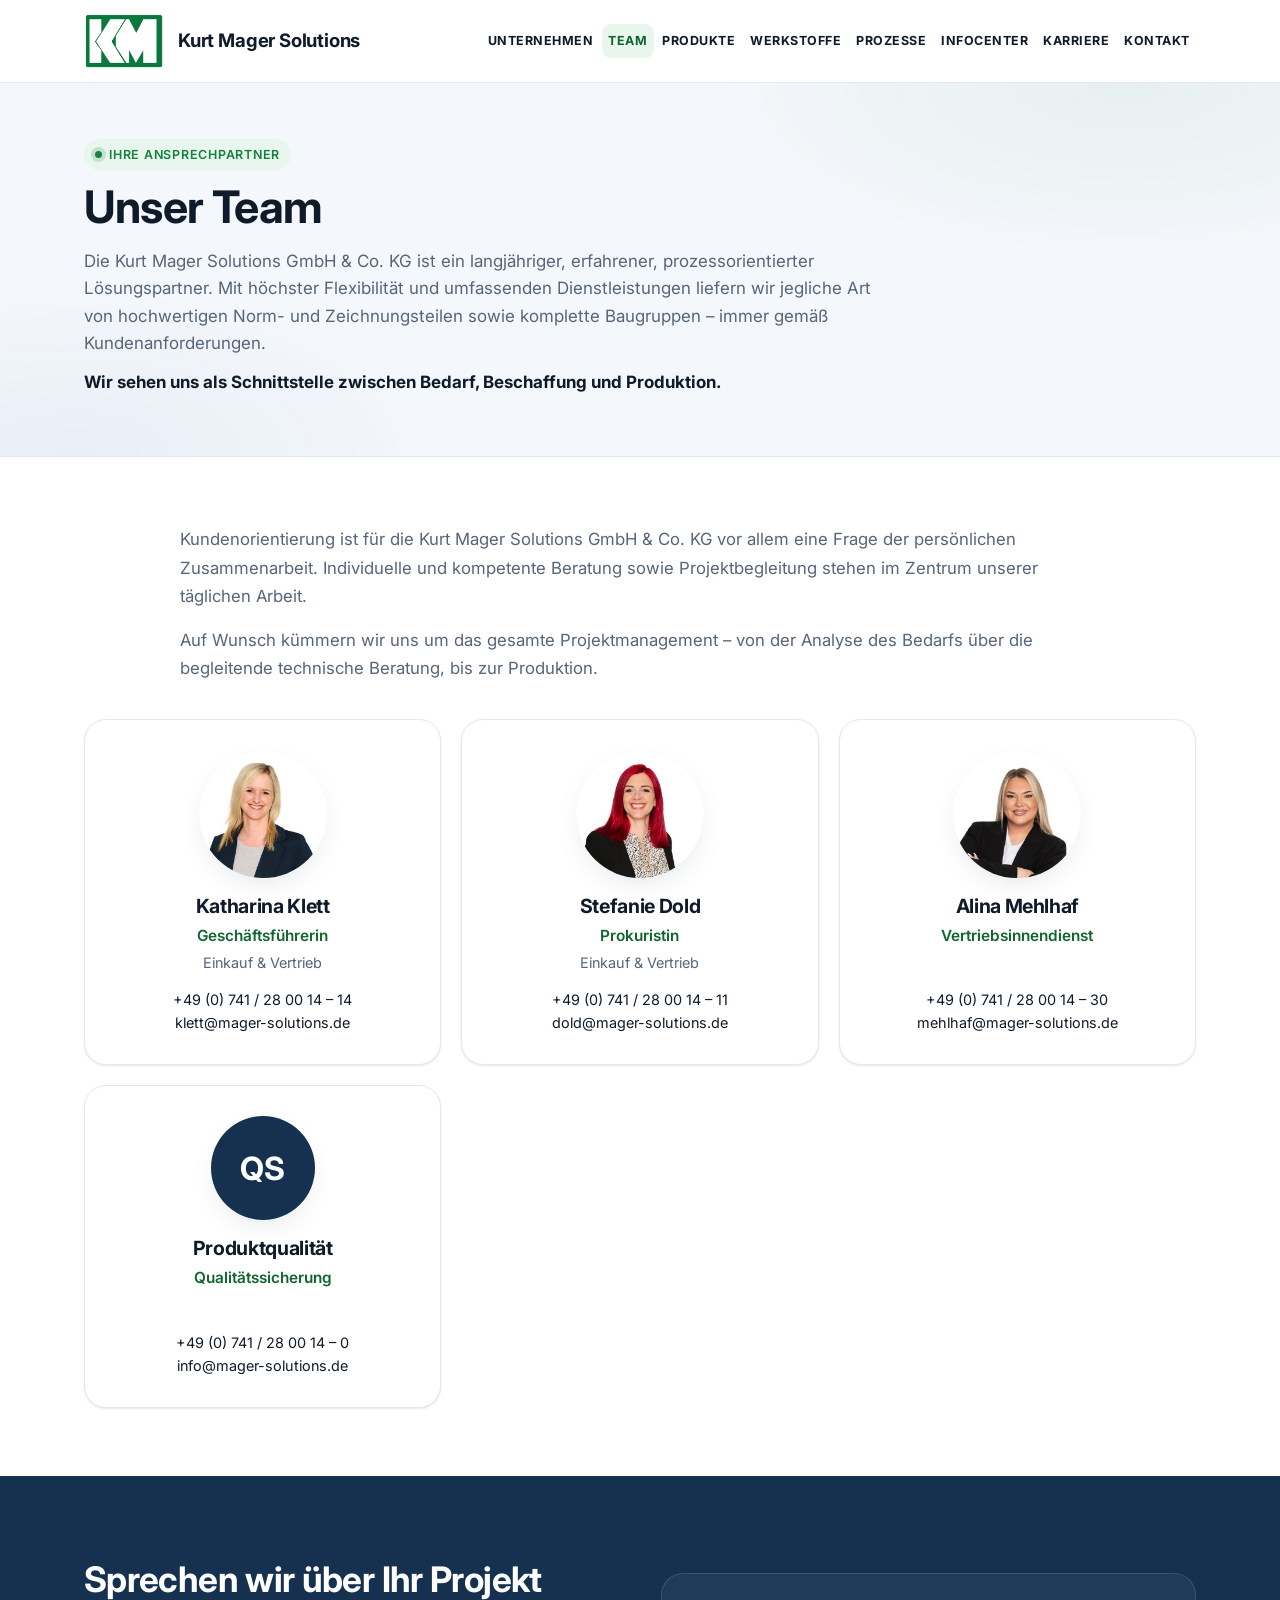
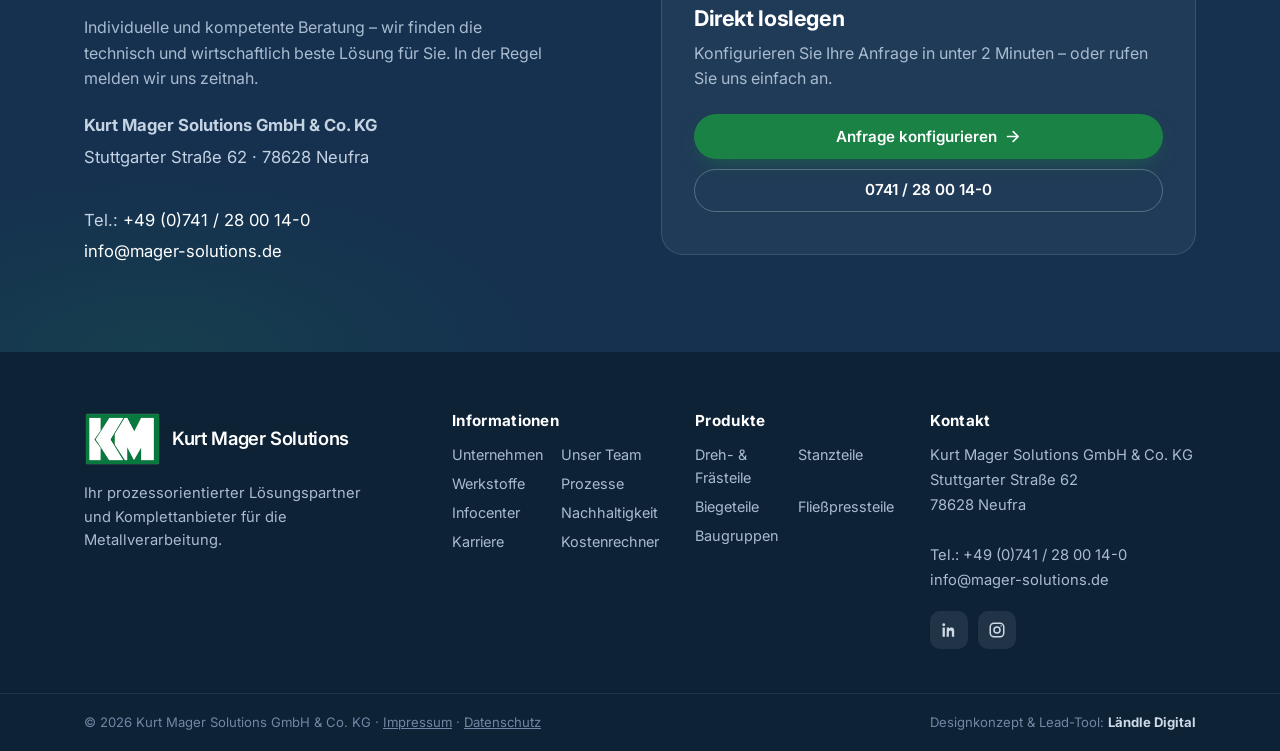
<file: team.html>
<!DOCTYPE html>
<html lang="de">
<head>
<meta charset="UTF-8" />
<meta name="viewport" content="width=device-width, initial-scale=1.0" />
<title>Unser Team · Kurt Mager Solutions</title>
<meta name="description" content="Ihre persönlichen Ansprechpartner bei Kurt Mager Solutions – die Schnittstelle zwischen Bedarf, Beschaffung und Produktion." />
<link rel="icon" href="data:image/svg+xml,%3Csvg xmlns='http://www.w3.org/2000/svg' viewBox='0 0 100 100'%3E%3Crect width='100' height='100' rx='18' fill='%231a8245'/%3E%3Ctext x='50' y='68' font-family='Arial,sans-serif' font-size='52' font-weight='800' fill='white' text-anchor='middle'%3EKM%3C/text%3E%3C/svg%3E" />
<link rel="preconnect" href="https://fonts.googleapis.com" />
<link rel="preconnect" href="https://fonts.gstatic.com" crossorigin />
<link href="https://fonts.googleapis.com/css2?family=Inter:wght@400;500;600;700;800&display=swap" rel="stylesheet" />
<link rel="stylesheet" href="style.css?v=21" />
<link rel="stylesheet" href="content.css?v=7" />
</head>
<body>

<header class="topbar" id="topbar">
  <div class="shell topbar__inner">
    <a href="index.html" class="brand" aria-label="Kurt Mager Solutions – Startseite">
      <img class="brand__img" src="km-mark-transparent.png" alt="Kurt Mager Solutions" style="width:auto;display:block"><span class="brand__text">Kurt Mager Solutions</span>
    </a>
    <nav class="topbar__nav topbar__nav--corp" aria-label="Hauptnavigation">
      <a href="unternehmen.html">Unternehmen</a>
      <a href="team.html" aria-current="page" style="color:var(--green-700);background:var(--green-50)">Team</a>
      <a href="index.html#produkte">Produkte</a>
      <a href="werkstoffe.html">Werkstoffe</a>
      <a href="prozesse.html">Prozesse</a>
      <a href="infocenter.html">Infocenter</a>
      <a href="karriere.html">Karriere</a>
      <a href="index.html#kontakt">Kontakt</a>
    </nav>
    <button class="burger" id="burger" aria-label="Menü öffnen" aria-expanded="false"><span></span><span></span><span></span></button>
  </div>
  <div class="topbar__mobile" id="topbarMobile">
    <a href="index.html">Startseite</a>
    <a href="unternehmen.html">Unternehmen</a>
    <a href="team.html">Unser Team</a>
    <a href="index.html#produkte">Produkte</a>
    <a href="werkstoffe.html">Werkstoffe</a>
    <a href="prozesse.html">Prozesse</a>
    <a href="infocenter.html">Infocenter</a>
    <a href="rechner.html">Kostenrechner</a>
    <a href="karriere.html">Karriere</a>
    <a href="index.html#kontakt">Kontakt</a>
    <a href="index.html#anfrage" class="btn btn--primary btn--block">Anfrage starten</a>
  </div>
</header>

<main id="top">

<section class="subhero">
  <div class="subhero__bg" aria-hidden="true"></div>
  <div class="shell">
    <span class="eyebrow"><span class="dot"></span>Ihre Ansprechpartner</span>
    <h1>Unser Team</h1>
    <p>Die Kurt Mager Solutions GmbH &amp; Co. KG ist ein langjähriger, erfahrener, prozessorientierter Lösungspartner. Mit höchster Flexibilität und umfassenden Dienstleistungen liefern wir jegliche Art von hochwertigen Norm- und Zeichnungsteilen sowie komplette Baugruppen – immer gemäß Kundenanforderungen.</p>
    <p><strong>Wir sehen uns als Schnittstelle zwischen Bedarf, Beschaffung und Produktion.</strong></p>
  </div>
</section>

<!-- Gruppenbild vorübergehend ausgeblendet (bis neues Foto ohne ausgeschiedene Mitarbeiterin vorliegt). Zum Reaktivieren Kommentar entfernen.
<div class="shell" style="margin-top:-4px;margin-bottom:4px">
  <img src="unser-team.png" alt="Das Team der Kurt Mager Solutions GmbH &amp; Co. KG" style="display:block;width:100%;max-width:920px;height:auto;margin:0 auto" loading="eager">
</div>
-->

<section class="sec">
  <div class="shell">
    <div class="prose" style="max-width:920px;margin:0 auto 36px">
      <p>Kundenorientierung ist für die Kurt Mager Solutions GmbH &amp; Co. KG vor allem eine Frage der persönlichen Zusammenarbeit. Individuelle und kompetente Beratung sowie Projektbegleitung stehen im Zentrum unserer täglichen Arbeit.</p>
      <p>Auf Wunsch kümmern wir uns um das gesamte Projektmanagement – von der Analyse des Bedarfs über die begleitende technische Beratung, bis zur Produktion.</p>
    </div>

    <div class="team__grid">
      <article class="tmember">
        <div class="tphoto"><img src="klett.jpg?v=2" alt="Katharina Klett" loading="lazy"></div>
        <h3>Katharina Klett</h3>
        <div class="role">Geschäftsführerin</div>
        <div class="dept">Einkauf &amp; Vertrieb</div>
        <div class="prose" style="margin-top:14px;font-size:.9rem">
          <a href="tel:+4974128001414">+49 (0) 741 / 28 00 14 – 14</a><br>
          <a href="mailto:klett@mager-solutions.de">klett@mager-solutions.de</a>
        </div>
      </article>
      <article class="tmember">
        <div class="tphoto"><img src="dold.jpg?v=2" alt="Stefanie Dold" loading="lazy"></div>
        <h3>Stefanie Dold</h3>
        <div class="role">Prokuristin</div>
        <div class="dept">Einkauf &amp; Vertrieb</div>
        <div class="prose" style="margin-top:14px;font-size:.9rem">
          <a href="tel:+4974128001411">+49 (0) 741 / 28 00 14 – 11</a><br>
          <a href="mailto:dold@mager-solutions.de">dold@mager-solutions.de</a>
        </div>
      </article>
      <article class="tmember">
        <div class="tphoto"><img src="mehlhaf.jpg?v=2" alt="Alina Mehlhaf" loading="lazy"></div>
        <h3>Alina Mehlhaf</h3>
        <div class="role">Vertriebsinnendienst</div>
        <div class="dept">&nbsp;</div>
        <div class="prose" style="margin-top:14px;font-size:.9rem">
          <a href="tel:+4974128001430">+49 (0) 741 / 28 00 14 – 30</a><br>
          <a href="mailto:mehlhaf@mager-solutions.de">mehlhaf@mager-solutions.de</a>
        </div>
      </article>
      <article class="tmember">
        <span class="tavatar" aria-hidden="true" style="background:var(--navy)">QS</span>
        <h3>Produktqualität</h3>
        <div class="role">Qualitätssicherung</div>
        <div class="dept">&nbsp;</div>
        <div class="prose" style="margin-top:14px;font-size:.9rem">
          <a href="tel:+497412800140">+49 (0) 741 / 28 00 14 – 0</a><br>
          <a href="mailto:info@mager-solutions.de">info@mager-solutions.de</a>
        </div>
      </article>
    </div>
  </div>
</section>

<section class="contact" id="kontakt">
  <div class="shell">
    <div class="contact__grid">
      <div class="contact__info">
        <h2>Sprechen wir über Ihr Projekt</h2>
        <p>Individuelle und kompetente Beratung – wir finden die technisch und wirtschaftlich beste Lösung für Sie. In der Regel melden wir uns zeitnah.</p>
        <address>
          <strong>Kurt Mager Solutions GmbH &amp; Co. KG</strong><br />
          Stuttgarter Straße 62 · 78628 Neufra<br /><br />
          Tel.: <a href="tel:+49741280014">+49 (0)741 / 28 00 14-0</a><br />
          <a href="mailto:info@mager-solutions.de">info@mager-solutions.de</a>
        </address>
      </div>
      <div class="contact__card">
        <h3>Direkt loslegen</h3>
        <p>Konfigurieren Sie Ihre Anfrage in unter 2 Minuten – oder rufen Sie uns einfach an.</p>
        <a href="index.html#anfrage" class="btn btn--primary">Anfrage konfigurieren
          <svg viewBox="0 0 24 24" width="17" height="17" fill="none" stroke="currentColor" stroke-width="2.4" stroke-linecap="round" stroke-linejoin="round"><path d="M5 12h14M13 5l7 7-7 7"/></svg>
        </a>
        <a href="tel:+49741280014" class="btn btn--ghost" style="width:100%;color:#fff;border-color:rgba(255,255,255,.25)">0741 / 28 00 14-0</a>
      </div>
    </div>
  </div>
</section>

<footer class="footer">
  <div class="shell footer__inner footer__inner--4">
    <div class="footer__col footer__brand">
      <a href="index.html" class="brand brand--footer" aria-label="Kurt Mager Solutions – Startseite">
        <img class="brand__img" src="km-mark-transparent.png" alt="Kurt Mager Solutions" style="height:54px;width:auto;display:block"><span class="brand__text" style="font-size:1.15rem">Kurt Mager Solutions</span>
      </a>
      <p>Ihr prozessorientierter Lösungspartner und Komplettanbieter für die Metallverarbeitung.</p>
    </div>
    <div class="footer__col">
      <h4>Informationen</h4>
      <ul>
        <li><a href="unternehmen.html">Unternehmen</a></li>
        <li><a href="team.html">Unser Team</a></li>
        <li><a href="werkstoffe.html">Werkstoffe</a></li>
        <li><a href="prozesse.html">Prozesse</a></li>
        <li><a href="infocenter.html">Infocenter</a></li>
        <li><a href="nachhaltigkeit.html">Nachhaltigkeit</a></li>
        <li><a href="karriere.html">Karriere</a></li>
        <li><a href="rechner.html">Kostenrechner</a></li>
      </ul>
    </div>
    <div class="footer__col">
      <h4>Produkte</h4>
      <ul>
        <li>Dreh- &amp; Frästeile</li><li>Stanzteile</li><li>Biegeteile</li><li>Fließpressteile</li><li>Baugruppen</li>
      </ul>
    </div>
    <div class="footer__col">
      <h4>Kontakt</h4>
      <address>
        Kurt Mager Solutions GmbH &amp; Co. KG<br />
        Stuttgarter Straße 62<br />
        78628 Neufra<br /><br />
        Tel.: <a href="tel:+49741280014">+49 (0)741 / 28 00 14-0</a><br />
        <a href="mailto:info@mager-solutions.de">info@mager-solutions.de</a>
      </address>
      <div class="socials">
        <a href="https://www.linkedin.com/company/kurt-mager-solutions-gmbh-co-kg/" target="_blank" rel="noopener" class="social" aria-label="LinkedIn"><svg viewBox="0 0 24 24" fill="currentColor" aria-hidden="true"><path d="M6.94 5a1.94 1.94 0 1 1-3.88 0 1.94 1.94 0 0 1 3.88 0zM3.4 8.5h3.1V21H3.4zM9.1 8.5h3v1.7h.04c.42-.8 1.45-1.64 2.98-1.64 3.2 0 3.8 2.1 3.8 4.8V21h-3.1v-5.5c0-1.3 0-3-1.85-3s-2.13 1.44-2.13 2.9V21h-3.1z"/></svg></a>
        <a href="https://www.instagram.com/kurtmagersolutions/" target="_blank" rel="noopener" class="social" aria-label="Instagram"><svg viewBox="0 0 24 24" fill="none" stroke="currentColor" stroke-width="2" aria-hidden="true"><rect x="3" y="3" width="18" height="18" rx="5"/><circle cx="12" cy="12" r="4"/><circle cx="17.5" cy="6.5" r="1" fill="currentColor" stroke="none"/></svg></a>
      </div>
    </div>
  </div>
  <div class="footer__bar">
    <div class="shell footer__bar-inner">
      <span>© <span id="year"></span> Kurt Mager Solutions GmbH &amp; Co. KG · <a href="impressum.html" style="color:inherit;text-decoration:underline">Impressum</a> · <a href="datenschutz.html" style="color:inherit;text-decoration:underline">Datenschutz</a></span>
      <span class="footer__credit">Designkonzept &amp; Lead-Tool: <a href="https://www.laendle-digital.com" target="_blank" rel="noopener" style="color:#cdd9e7"><strong>Ländle Digital</strong></a></span>
    </div>
  </div>
</footer>

</main>

<script src="enhance.js?v=1" defer></script>
<script src="jobpopup.js?v=3" defer></script>
<script>
  document.getElementById("year").textContent = new Date().getFullYear();
  (function () {
    var b = document.getElementById("burger"), m = document.getElementById("topbarMobile");
    if (b) b.addEventListener("click", function () { var o = m.classList.toggle("open"); b.setAttribute("aria-expanded", o); });
  })();
</script>
<!-- WEBUNDO Analytics -->
<script src="https://analytics.laendle-digital.com/tracker.js" data-website-id="kurt_mager_solutions" defer></script>
</body>
</html>
</file>
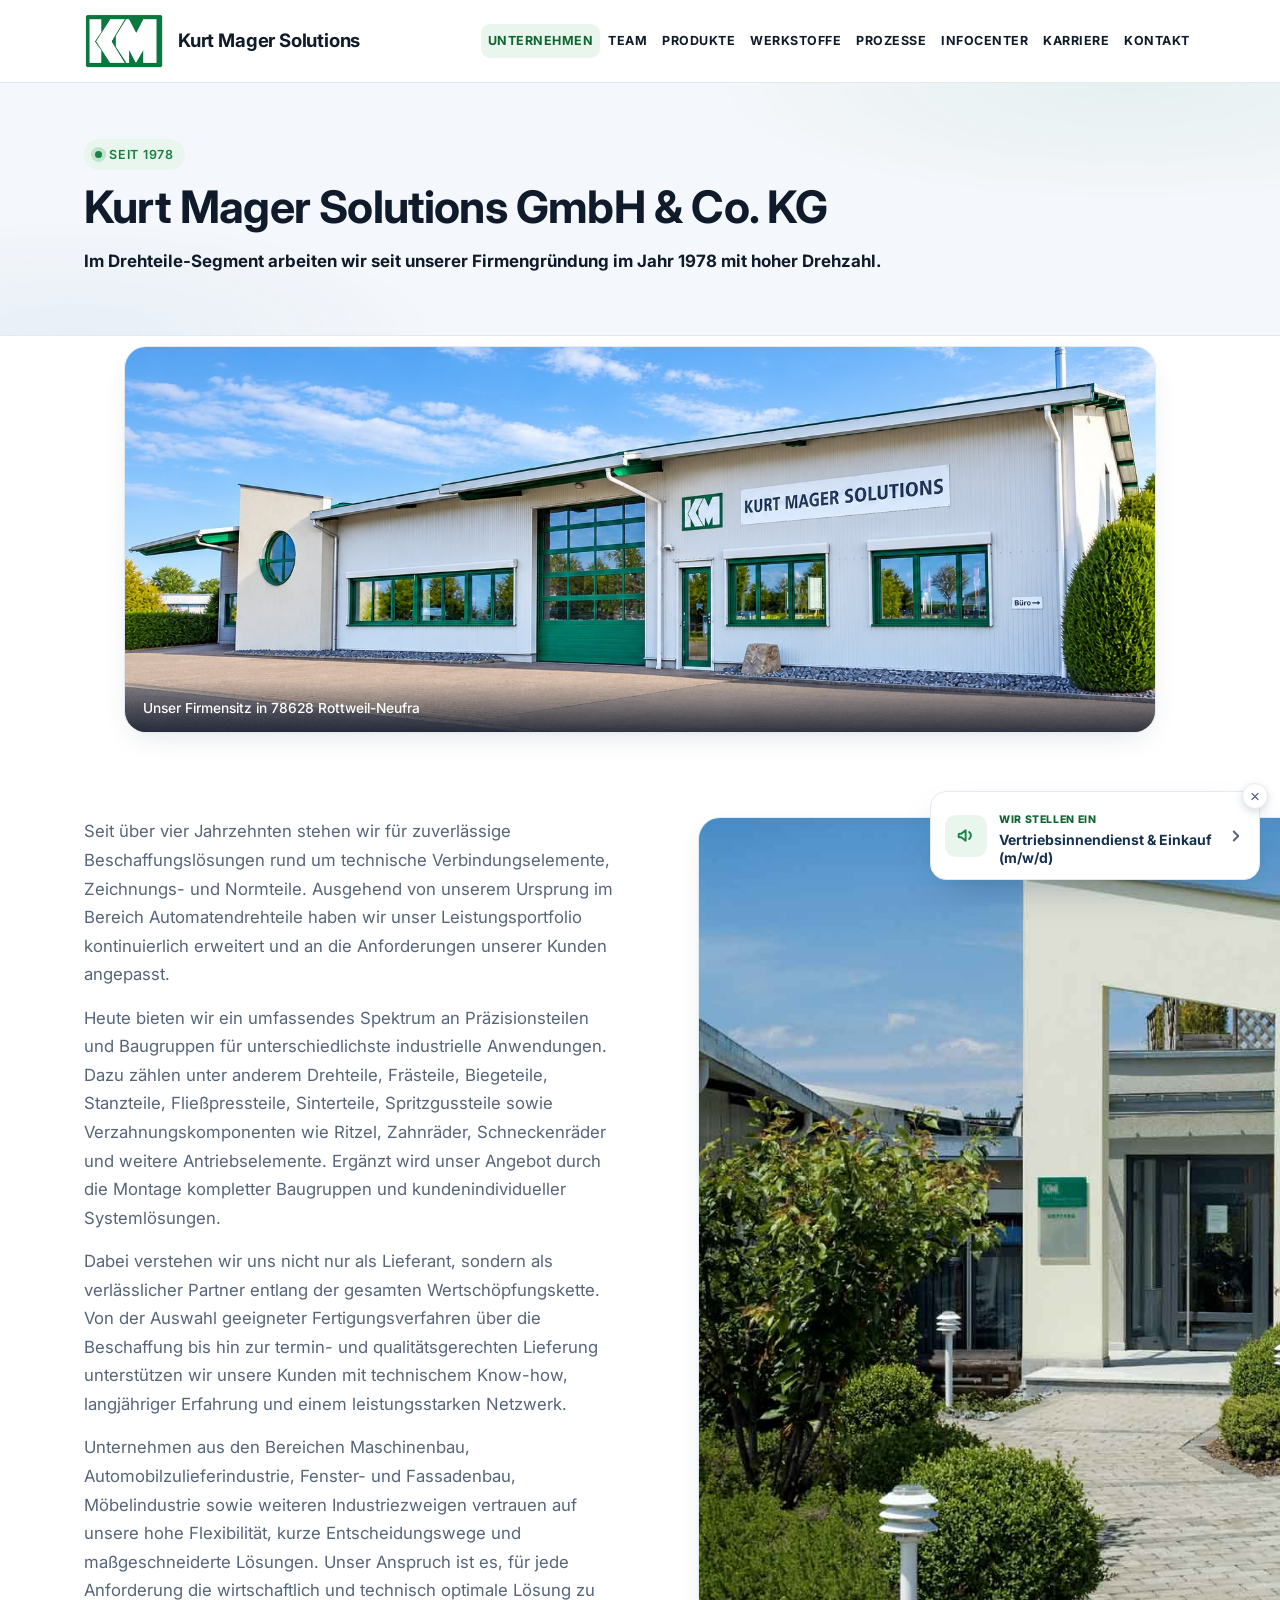
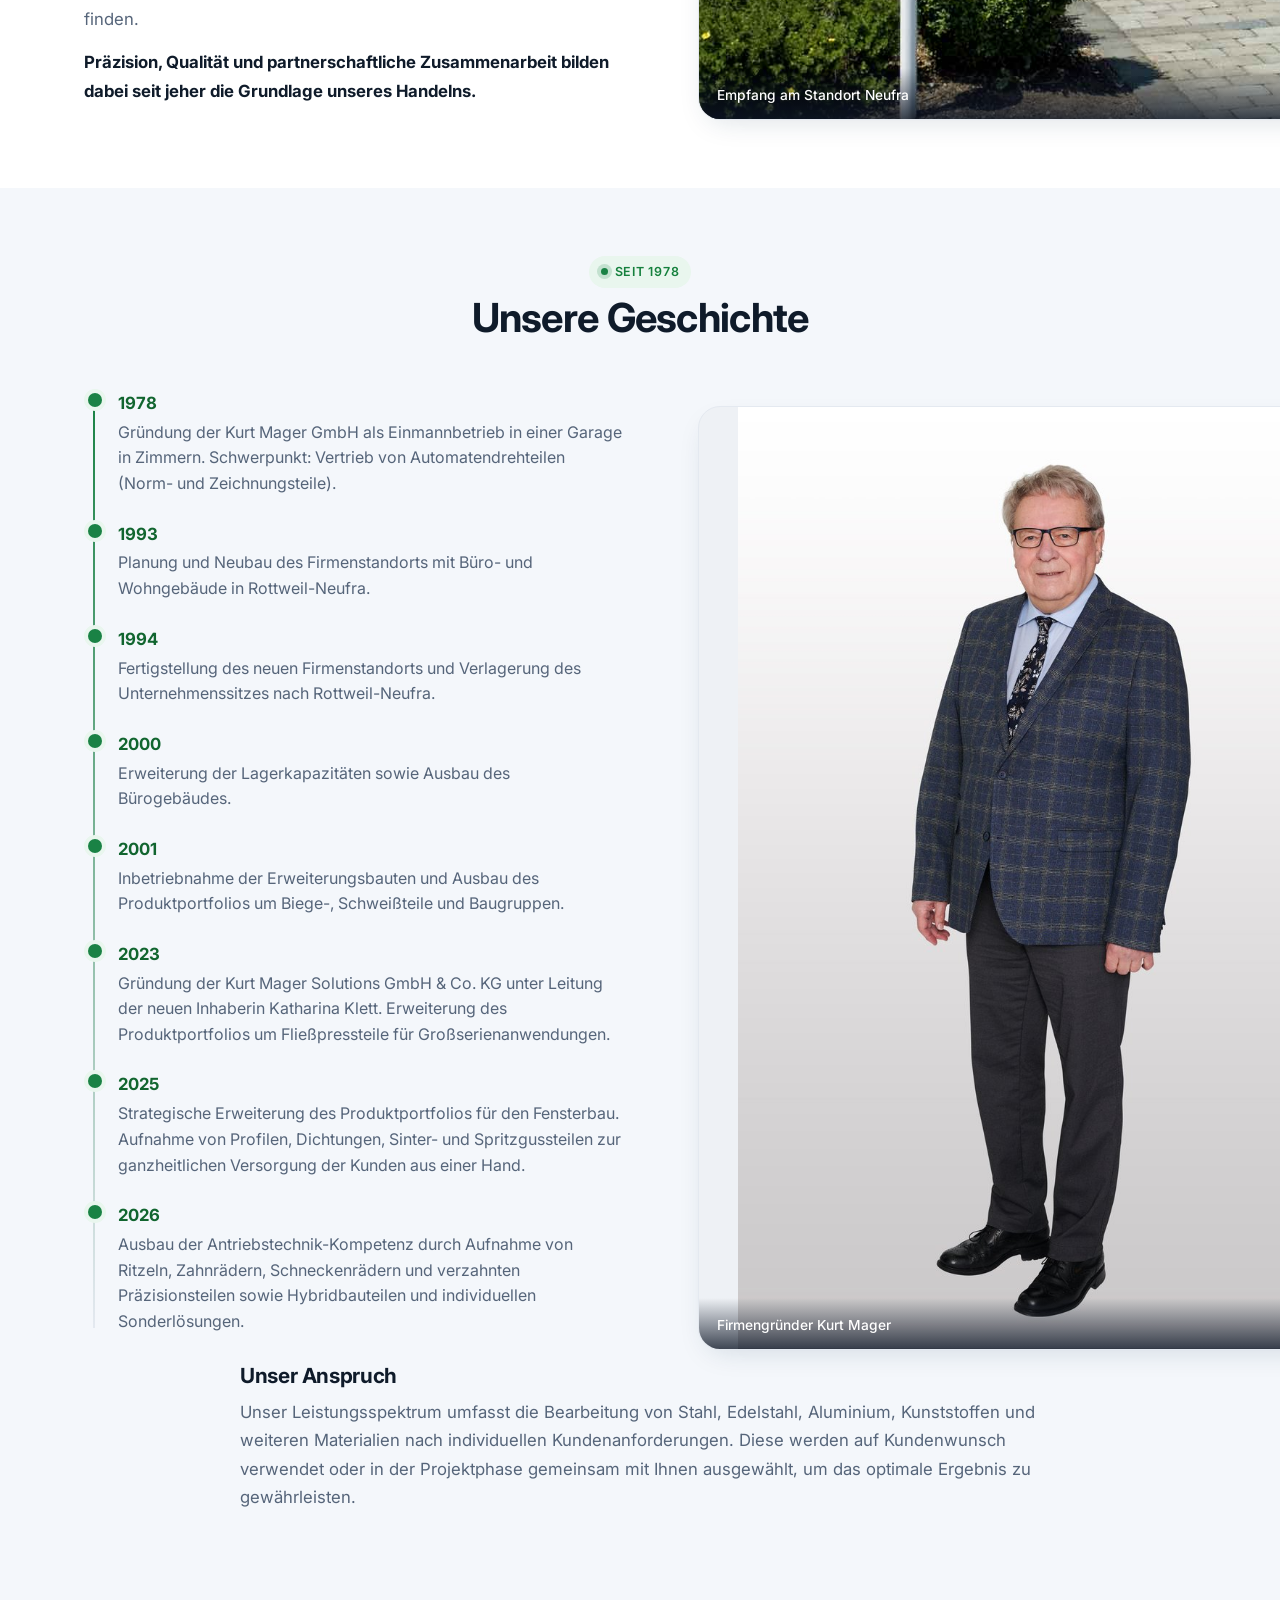
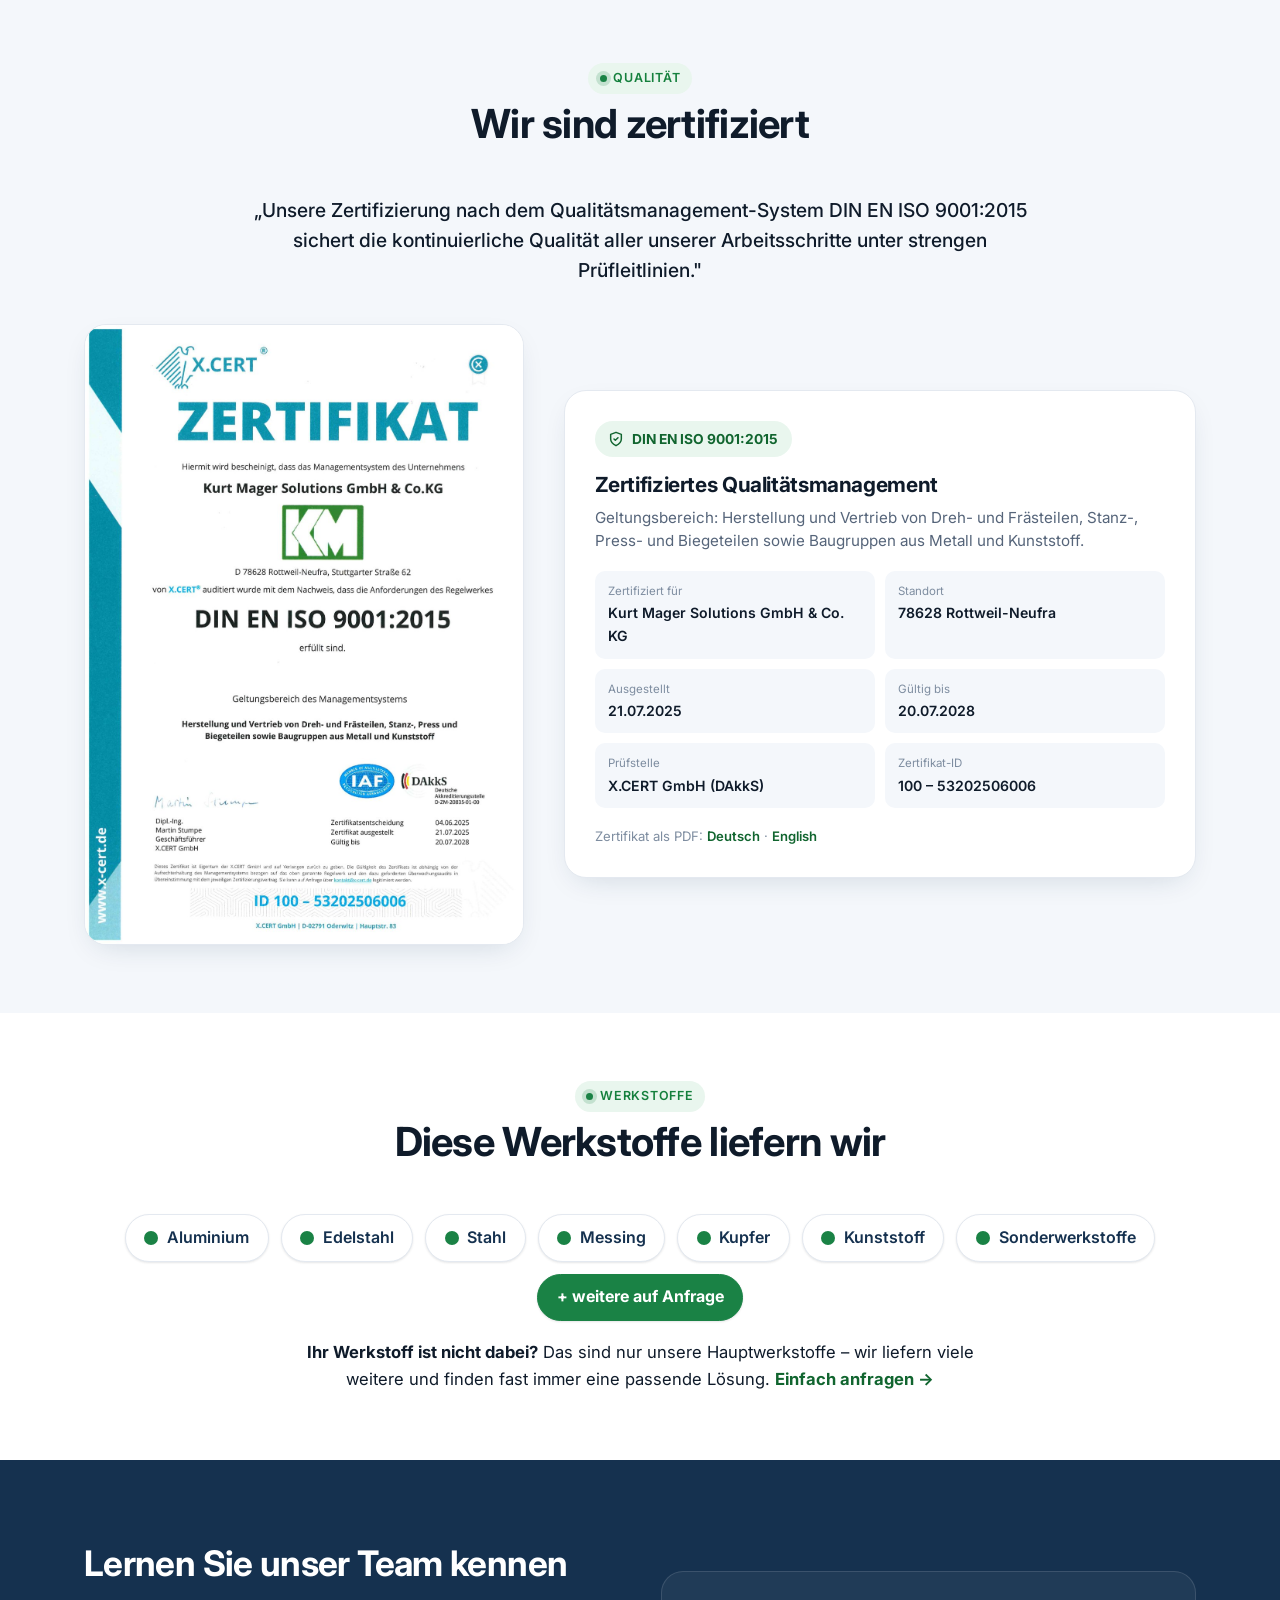
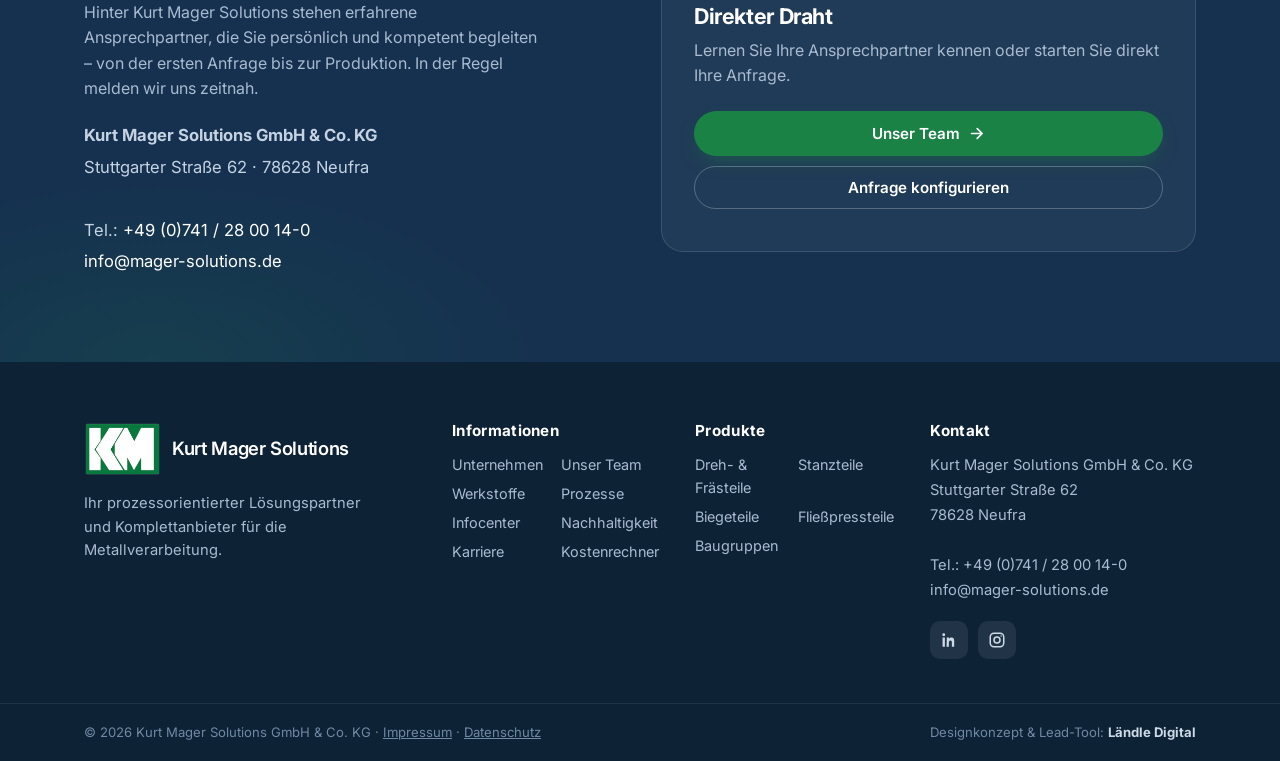
<file: unternehmen.html>
<!DOCTYPE html>
<html lang="de">
<head>
<meta charset="UTF-8" />
<meta name="viewport" content="width=device-width, initial-scale=1.0" />
<title>Unternehmen · Kurt Mager Solutions GmbH &amp; Co. KG</title>
<meta name="description" content="Seit 1978 Ihr prozessorientierter Lösungspartner für Dreh-, Fräs-, Stanz-, Biege- und Fließpressteile sowie Baugruppen – DIN EN ISO 9001:2015 zertifiziert." />
<link rel="icon" href="data:image/svg+xml,%3Csvg xmlns='http://www.w3.org/2000/svg' viewBox='0 0 100 100'%3E%3Crect width='100' height='100' rx='18' fill='%231a8245'/%3E%3Ctext x='50' y='68' font-family='Arial,sans-serif' font-size='52' font-weight='800' fill='white' text-anchor='middle'%3EKM%3C/text%3E%3C/svg%3E" />
<link rel="preconnect" href="https://fonts.googleapis.com" />
<link rel="preconnect" href="https://fonts.gstatic.com" crossorigin />
<link href="https://fonts.googleapis.com/css2?family=Inter:wght@400;500;600;700;800&display=swap" rel="stylesheet" />
<link rel="stylesheet" href="style.css?v=21" />
<link rel="stylesheet" href="content.css?v=7" />
</head>
<body>

<header class="topbar" id="topbar">
  <div class="shell topbar__inner">
    <a href="index.html" class="brand" aria-label="Kurt Mager Solutions – Startseite">
      <img class="brand__img" src="km-mark-transparent.png" alt="Kurt Mager Solutions" style="width:auto;display:block"><span class="brand__text">Kurt Mager Solutions</span>
    </a>
    <nav class="topbar__nav topbar__nav--corp" aria-label="Hauptnavigation">
      <a href="unternehmen.html" aria-current="page" style="color:var(--green-700);background:var(--green-50)">Unternehmen</a>
      <a href="team.html">Team</a>
      <a href="index.html#produkte">Produkte</a>
      <a href="werkstoffe.html">Werkstoffe</a>
      <a href="prozesse.html">Prozesse</a>
      <a href="infocenter.html">Infocenter</a>
      <a href="karriere.html">Karriere</a>
      <a href="index.html#kontakt">Kontakt</a>
    </nav>
    <button class="burger" id="burger" aria-label="Menü öffnen" aria-expanded="false"><span></span><span></span><span></span></button>
  </div>
  <div class="topbar__mobile" id="topbarMobile">
    <a href="index.html">Startseite</a>
    <a href="unternehmen.html">Unternehmen</a>
    <a href="team.html">Unser Team</a>
    <a href="index.html#produkte">Produkte</a>
    <a href="werkstoffe.html">Werkstoffe</a>
    <a href="prozesse.html">Prozesse</a>
    <a href="infocenter.html">Infocenter</a>
    <a href="rechner.html">Kostenrechner</a>
    <a href="karriere.html">Karriere</a>
    <a href="index.html#kontakt">Kontakt</a>
    <a href="index.html#anfrage" class="btn btn--primary btn--block">Anfrage starten</a>
  </div>
</header>

<main id="top">

<section class="subhero">
  <div class="subhero__bg" aria-hidden="true"></div>
  <div class="shell">
    <span class="eyebrow"><span class="dot"></span>Seit 1978</span>
    <h1>Kurt Mager Solutions GmbH &amp; Co. KG</h1>
    <p style="max-width:none"><strong>Im Drehteile-Segment arbeiten wir seit unserer Firmengründung im Jahr 1978 mit hoher&nbsp;Drehzahl.</strong></p>
  </div>
</section>

<div class="shell" style="margin-top:-6px;margin-bottom:6px">
  <figure class="media media--band">
    <img src="kurt-mager-solutions-neufra-ki.jpg" onerror="this.onerror=null;this.src='kurt-mager-solutions-gmbH-co-kg-neufra.jpg'" alt="Firmengebäude der Kurt Mager Solutions GmbH &amp; Co. KG in Neufra" loading="eager">
    <figcaption class="media__cap">Unser Firmensitz in 78628 Rottweil-Neufra</figcaption>
  </figure>
</div>

<section class="sec">
  <div class="shell">
    <div class="media-split">
      <div class="prose">
        <p>Seit über vier Jahrzehnten stehen wir für zuverlässige Beschaffungslösungen rund um technische Verbindungselemente, Zeichnungs- und Normteile. Ausgehend von unserem Ursprung im Bereich Automatendrehteile haben wir unser Leistungsportfolio kontinuierlich erweitert und an die Anforderungen unserer Kunden angepasst.</p>
        <p>Heute bieten wir ein umfassendes Spektrum an Präzisionsteilen und Baugruppen für unterschiedlichste industrielle Anwendungen. Dazu zählen unter anderem Drehteile, Frästeile, Biegeteile, Stanzteile, Fließpressteile, Sinterteile, Spritzgussteile sowie Verzahnungskomponenten wie Ritzel, Zahnräder, Schneckenräder und weitere Antriebselemente. Ergänzt wird unser Angebot durch die Montage kompletter Baugruppen und kundenindividueller Systemlösungen.</p>
        <p>Dabei verstehen wir uns nicht nur als Lieferant, sondern als verlässlicher Partner entlang der gesamten Wertschöpfungskette. Von der Auswahl geeigneter Fertigungsverfahren über die Beschaffung bis hin zur termin- und qualitätsgerechten Lieferung unterstützen wir unsere Kunden mit technischem Know-how, langjähriger Erfahrung und einem leistungsstarken Netzwerk.</p>
        <p>Unternehmen aus den Bereichen Maschinenbau, Automobilzulieferindustrie, Fenster- und Fassadenbau, Möbelindustrie sowie weiteren Industriezweigen vertrauen auf unsere hohe Flexibilität, kurze Entscheidungswege und maßgeschneiderte Lösungen. Unser Anspruch ist es, für jede Anforderung die wirtschaftlich und technisch optimale Lösung zu finden.</p>
        <p><strong>Präzision, Qualität und partnerschaftliche Zusammenarbeit bilden dabei seit jeher die Grundlage unseres Handelns.</strong></p>
      </div>
      <figure class="media media--tall">
        <img src="kurt-mager-gmbh.jpg" alt="Empfang und Eingangsbereich am Firmensitz in Neufra" loading="lazy">
        <figcaption class="media__cap">Empfang am Standort Neufra</figcaption>
      </figure>
    </div>
  </div>
</section>

<section class="sec sec--soft">
  <div class="shell">
    <header class="sec__head">
      <span class="eyebrow eyebrow--center"><span class="dot"></span>Seit 1978</span>
      <h2 class="sec__title">Unsere Geschichte</h2>
    </header>
    <div class="media-split" style="align-items:start">
      <div class="timeline">
        <div class="tl"><div class="tl__year">1978</div><div class="tl__text">Gründung der Kurt Mager GmbH als Einmannbetrieb in einer Garage in Zimmern. Schwerpunkt: Vertrieb von Automatendrehteilen (Norm- und Zeichnungsteile).</div></div>
        <div class="tl"><div class="tl__year">1993</div><div class="tl__text">Planung und Neubau des Firmenstandorts mit Büro- und Wohngebäude in Rottweil-Neufra.</div></div>
        <div class="tl"><div class="tl__year">1994</div><div class="tl__text">Fertigstellung des neuen Firmenstandorts und Verlagerung des Unternehmenssitzes nach Rottweil-Neufra.</div></div>
        <div class="tl"><div class="tl__year">2000</div><div class="tl__text">Erweiterung der Lagerkapazitäten sowie Ausbau des Bürogebäudes.</div></div>
        <div class="tl"><div class="tl__year">2001</div><div class="tl__text">Inbetriebnahme der Erweiterungsbauten und Ausbau des Produktportfolios um Biege-, Schweißteile und Baugruppen.</div></div>
        <div class="tl"><div class="tl__year">2023</div><div class="tl__text">Gründung der Kurt Mager Solutions GmbH &amp; Co.&nbsp;KG unter Leitung der neuen Inhaberin Katharina Klett. Erweiterung des Produktportfolios um Fließpressteile für Großserienanwendungen.</div></div>
        <div class="tl"><div class="tl__year">2025</div><div class="tl__text">Strategische Erweiterung des Produktportfolios für den Fensterbau. Aufnahme von Profilen, Dichtungen, Sinter- und Spritzgussteilen zur ganzheitlichen Versorgung der Kunden aus einer Hand.</div></div>
        <div class="tl"><div class="tl__year">2026</div><div class="tl__text">Ausbau der Antriebstechnik-Kompetenz durch Aufnahme von Ritzeln, Zahnrädern, Schneckenrädern und verzahnten Präzisionsteilen sowie Hybridbauteilen und individuellen Sonderlösungen.</div></div>
      </div>
      <figure class="media media--tall">
        <img src="senior.jpg" alt="Firmengründer Kurt Mager" loading="lazy" style="object-fit:contain" onerror="this.closest('figure').style.display='none'">
        <figcaption class="media__cap">Firmengründer Kurt Mager</figcaption>
      </figure>
    </div>
    <div class="prose" style="max-width:80ch;margin:30px auto 0">
      <h3 style="font-size:1.3rem;margin-bottom:10px">Unser Anspruch</h3>
      <p>Unser Leistungsspektrum umfasst die Bearbeitung von Stahl, Edelstahl, Aluminium, Kunststoffen und weiteren Materialien nach individuellen Kundenanforderungen. Diese werden auf Kundenwunsch verwendet oder in der Projektphase gemeinsam mit Ihnen ausgewählt, um das optimale Ergebnis zu gewährleisten.</p>
    </div>
  </div>
</section>

<section class="sec sec--soft" id="zertifizierung">
  <div class="shell">
    <header class="sec__head">
      <span class="eyebrow eyebrow--center"><span class="dot"></span>Qualität</span>
      <h2 class="sec__title">Wir sind zertifiziert</h2>
    </header>
    <p class="cert__quote">„Unsere Zertifizierung nach dem Qualitätsmanagement-System DIN EN ISO 9001:2015 sichert die kontinuierliche Qualität aller unserer Arbeitsschritte unter strengen Prüfleitlinien."</p>
    <div class="cert">
      <a class="cert__img" href="zertifikat-iso-9001-de.pdf" target="_blank" rel="noopener">
        <img src="zertifikat-iso-9001-de.jpg" alt="DIN EN ISO 9001:2015 Zertifikat – Kurt Mager Solutions GmbH &amp; Co. KG" loading="lazy" />
      </a>
      <div class="cert__card">
        <span class="cert__badge"><svg viewBox="0 0 24 24" fill="none" stroke="currentColor" stroke-width="2.2" stroke-linecap="round" stroke-linejoin="round"><path d="M12 22s8-4 8-10V5l-8-3-8 3v7c0 6 8 10 8 10z"/><path d="m9 12 2 2 4-4"/></svg>DIN EN ISO 9001:2015</span>
        <h3>Zertifiziertes Qualitätsmanagement</h3>
        <p class="scope">Geltungsbereich: Herstellung und Vertrieb von Dreh- und Frästeilen, Stanz-, Press- und Biegeteilen sowie Baugruppen aus Metall und Kunststoff.</p>
        <div class="cert__meta">
          <div><span>Zertifiziert für</span><b>Kurt Mager Solutions GmbH &amp; Co. KG</b></div>
          <div><span>Standort</span><b>78628 Rottweil-Neufra</b></div>
          <div><span>Ausgestellt</span><b>21.07.2025</b></div>
          <div><span>Gültig bis</span><b>20.07.2028</b></div>
          <div><span>Prüfstelle</span><b>X.CERT GmbH (DAkkS)</b></div>
          <div><span>Zertifikat-ID</span><b>100 – 53202506006</b></div>
        </div>
        <p class="imgnote" style="margin-top:18px">Zertifikat als PDF: <a href="zertifikat-iso-9001-de.pdf" target="_blank" rel="noopener" style="color:var(--green-700);font-weight:600">Deutsch</a> · <a href="zertifikat-iso-9001-en.pdf" target="_blank" rel="noopener" style="color:var(--green-700);font-weight:600">English</a></p>
      </div>
    </div>
  </div>
</section>

<section class="sec">
  <div class="shell">
    <header class="sec__head">
      <span class="eyebrow eyebrow--center"><span class="dot"></span>Werkstoffe</span>
      <h2 class="sec__title">Diese Werkstoffe liefern wir</h2>
    </header>
    <div class="wkgrid">
      <span class="wkchip"><span class="sw" style="background:var(--green)"></span>Aluminium</span>
      <span class="wkchip"><span class="sw" style="background:var(--green)"></span>Edelstahl</span>
      <span class="wkchip"><span class="sw" style="background:var(--green)"></span>Stahl</span>
      <span class="wkchip"><span class="sw" style="background:var(--green)"></span>Messing</span>
      <span class="wkchip"><span class="sw" style="background:var(--green)"></span>Kupfer</span>
      <span class="wkchip"><span class="sw" style="background:var(--green)"></span>Kunststoff</span>
      <span class="wkchip"><span class="sw" style="background:var(--green)"></span>Sonderwerkstoffe</span>
      <span class="wkchip" style="background:var(--green);color:#fff;font-weight:700;border-color:var(--green)">+ weitere auf Anfrage</span>
    </div>
    <p style="text-align:center;max-width:720px;margin:18px auto 0;color:var(--ink);font-size:1.04rem"><strong>Ihr Werkstoff ist nicht dabei?</strong> Das sind nur unsere Hauptwerkstoffe – wir liefern viele weitere und finden fast immer eine passende Lösung. <a href="index.html#kontakt" style="color:var(--green-700);font-weight:700">Einfach anfragen →</a></p>
  </div>
</section>

<section class="contact" id="kontakt">
  <div class="shell">
    <div class="contact__grid">
      <div class="contact__info">
        <h2>Lernen Sie unser Team kennen</h2>
        <p>Hinter Kurt Mager Solutions stehen erfahrene Ansprechpartner, die Sie persönlich und kompetent begleiten – von der ersten Anfrage bis zur Produktion. In der Regel melden wir uns zeitnah.</p>
        <address>
          <strong>Kurt Mager Solutions GmbH &amp; Co. KG</strong><br />
          Stuttgarter Straße 62 · 78628 Neufra<br /><br />
          Tel.: <a href="tel:+49741280014">+49 (0)741 / 28 00 14-0</a><br />
          <a href="mailto:info@mager-solutions.de">info@mager-solutions.de</a>
        </address>
      </div>
      <div class="contact__card">
        <h3>Direkter Draht</h3>
        <p>Lernen Sie Ihre Ansprechpartner kennen oder starten Sie direkt Ihre Anfrage.</p>
        <a href="team.html" class="btn btn--primary">Unser Team
          <svg viewBox="0 0 24 24" width="17" height="17" fill="none" stroke="currentColor" stroke-width="2.4" stroke-linecap="round" stroke-linejoin="round"><path d="M5 12h14M13 5l7 7-7 7"/></svg>
        </a>
        <a href="index.html#anfrage" class="btn btn--ghost" style="width:100%;color:#fff;border-color:rgba(255,255,255,.25)">Anfrage konfigurieren</a>
      </div>
    </div>
  </div>
</section>

<footer class="footer">
  <div class="shell footer__inner footer__inner--4">
    <div class="footer__col footer__brand">
      <a href="index.html" class="brand brand--footer" aria-label="Kurt Mager Solutions – Startseite">
        <img class="brand__img" src="km-mark-transparent.png" alt="Kurt Mager Solutions" style="height:54px;width:auto;display:block"><span class="brand__text" style="font-size:1.15rem">Kurt Mager Solutions</span>
      </a>
      <p>Ihr prozessorientierter Lösungspartner und Komplettanbieter für die Metallverarbeitung.</p>
    </div>
    <div class="footer__col">
      <h4>Informationen</h4>
      <ul>
        <li><a href="unternehmen.html">Unternehmen</a></li>
        <li><a href="team.html">Unser Team</a></li>
        <li><a href="werkstoffe.html">Werkstoffe</a></li>
        <li><a href="prozesse.html">Prozesse</a></li>
        <li><a href="infocenter.html">Infocenter</a></li>
        <li><a href="nachhaltigkeit.html">Nachhaltigkeit</a></li>
        <li><a href="karriere.html">Karriere</a></li>
        <li><a href="rechner.html">Kostenrechner</a></li>
      </ul>
    </div>
    <div class="footer__col">
      <h4>Produkte</h4>
      <ul>
        <li>Dreh- &amp; Frästeile</li><li>Stanzteile</li><li>Biegeteile</li><li>Fließpressteile</li><li>Baugruppen</li>
      </ul>
    </div>
    <div class="footer__col">
      <h4>Kontakt</h4>
      <address>
        Kurt Mager Solutions GmbH &amp; Co. KG<br />
        Stuttgarter Straße 62<br />
        78628 Neufra<br /><br />
        Tel.: <a href="tel:+49741280014">+49 (0)741 / 28 00 14-0</a><br />
        <a href="mailto:info@mager-solutions.de">info@mager-solutions.de</a>
      </address>
      <div class="socials">
        <a href="https://www.linkedin.com/company/kurt-mager-solutions-gmbh-co-kg/" target="_blank" rel="noopener" class="social" aria-label="LinkedIn"><svg viewBox="0 0 24 24" fill="currentColor" aria-hidden="true"><path d="M6.94 5a1.94 1.94 0 1 1-3.88 0 1.94 1.94 0 0 1 3.88 0zM3.4 8.5h3.1V21H3.4zM9.1 8.5h3v1.7h.04c.42-.8 1.45-1.64 2.98-1.64 3.2 0 3.8 2.1 3.8 4.8V21h-3.1v-5.5c0-1.3 0-3-1.85-3s-2.13 1.44-2.13 2.9V21h-3.1z"/></svg></a>
        <a href="https://www.instagram.com/kurtmagersolutions/" target="_blank" rel="noopener" class="social" aria-label="Instagram"><svg viewBox="0 0 24 24" fill="none" stroke="currentColor" stroke-width="2" aria-hidden="true"><rect x="3" y="3" width="18" height="18" rx="5"/><circle cx="12" cy="12" r="4"/><circle cx="17.5" cy="6.5" r="1" fill="currentColor" stroke="none"/></svg></a>
      </div>
    </div>
  </div>
  <div class="footer__bar">
    <div class="shell footer__bar-inner">
      <span>© <span id="year"></span> Kurt Mager Solutions GmbH &amp; Co. KG · <a href="impressum.html" style="color:inherit;text-decoration:underline">Impressum</a> · <a href="datenschutz.html" style="color:inherit;text-decoration:underline">Datenschutz</a></span>
      <span class="footer__credit">Designkonzept &amp; Lead-Tool: <a href="https://www.laendle-digital.com" target="_blank" rel="noopener" style="color:#cdd9e7"><strong>Ländle Digital</strong></a></span>
    </div>
  </div>
</footer>

</main>

<script src="enhance.js?v=1" defer></script>
<script src="jobpopup.js?v=3" defer></script>
<script>
  document.getElementById("year").textContent = new Date().getFullYear();
  (function () {
    var b = document.getElementById("burger"), m = document.getElementById("topbarMobile");
    if (b) b.addEventListener("click", function () { var o = m.classList.toggle("open"); b.setAttribute("aria-expanded", o); });
  })();
</script>
<!-- WEBUNDO Analytics -->
<script src="https://analytics.laendle-digital.com/tracker.js" data-website-id="kurt_mager_solutions" defer></script>
</body>
</html>
</file>
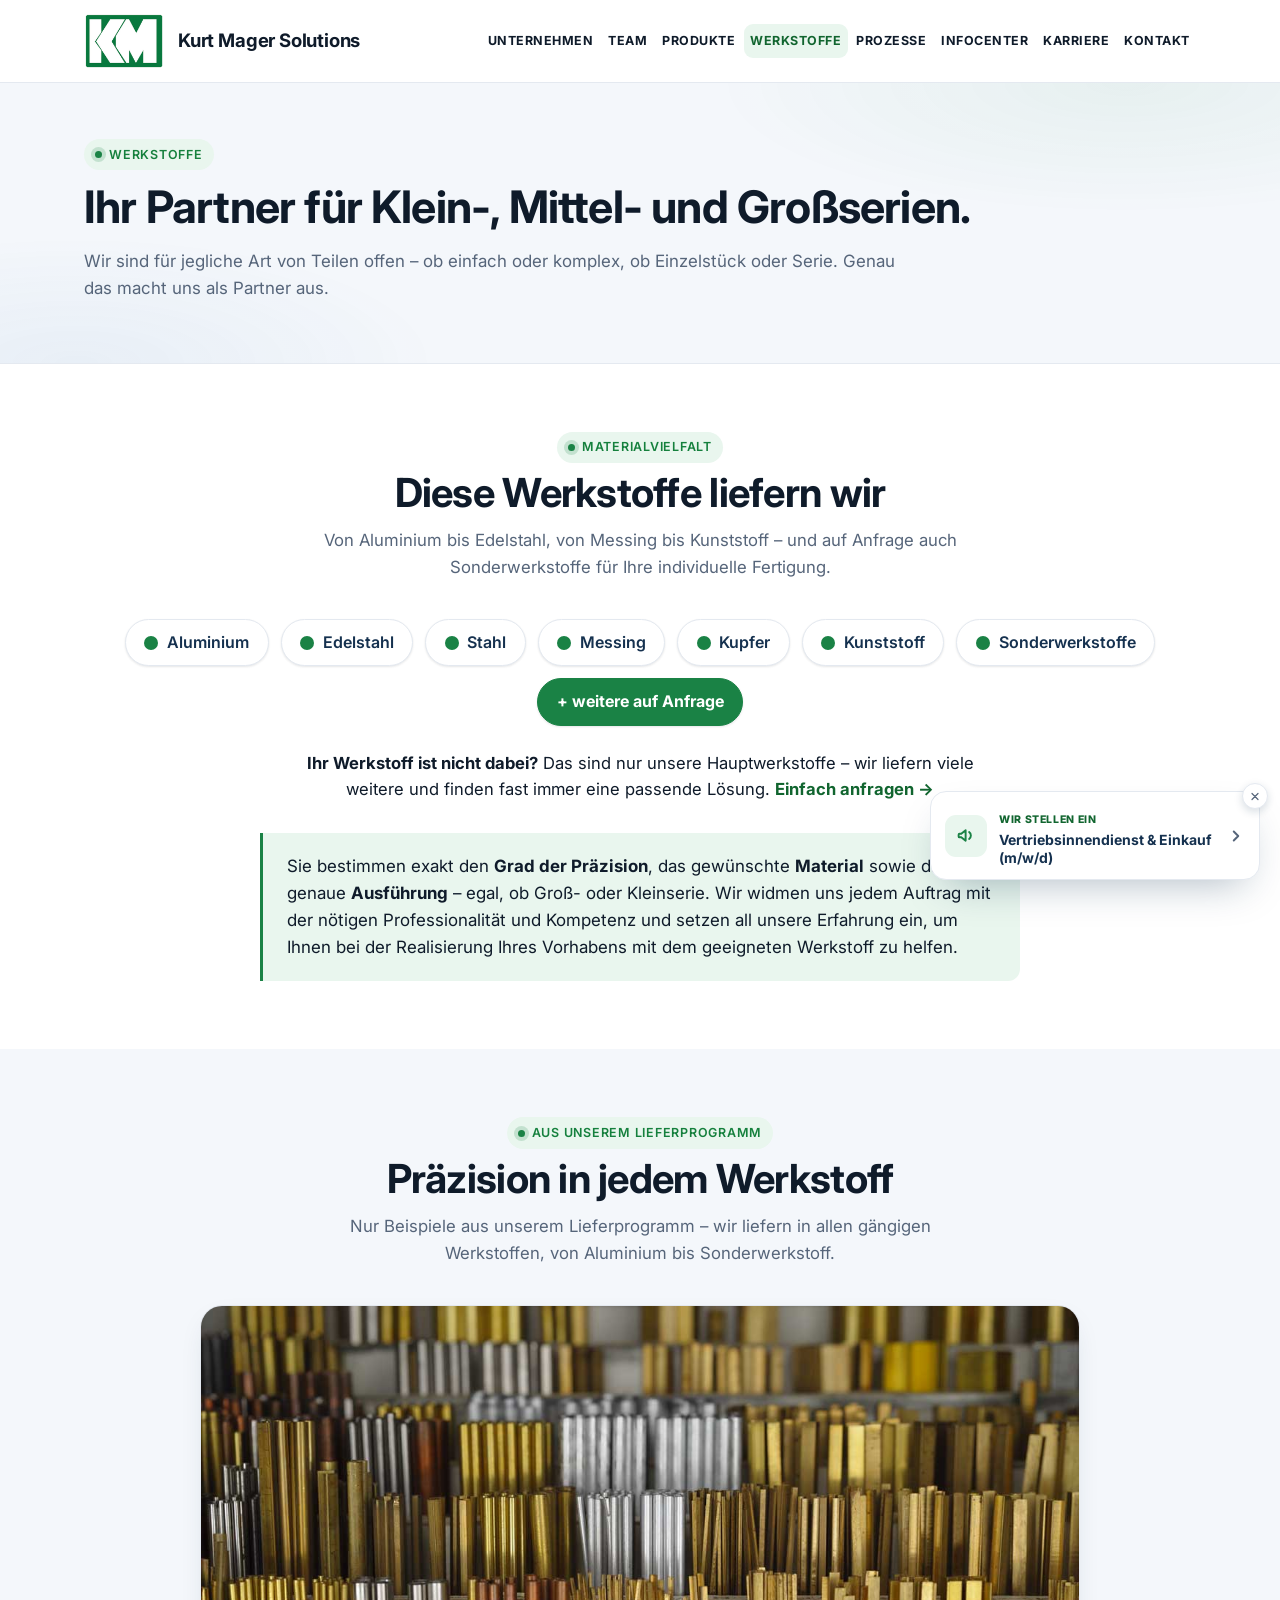
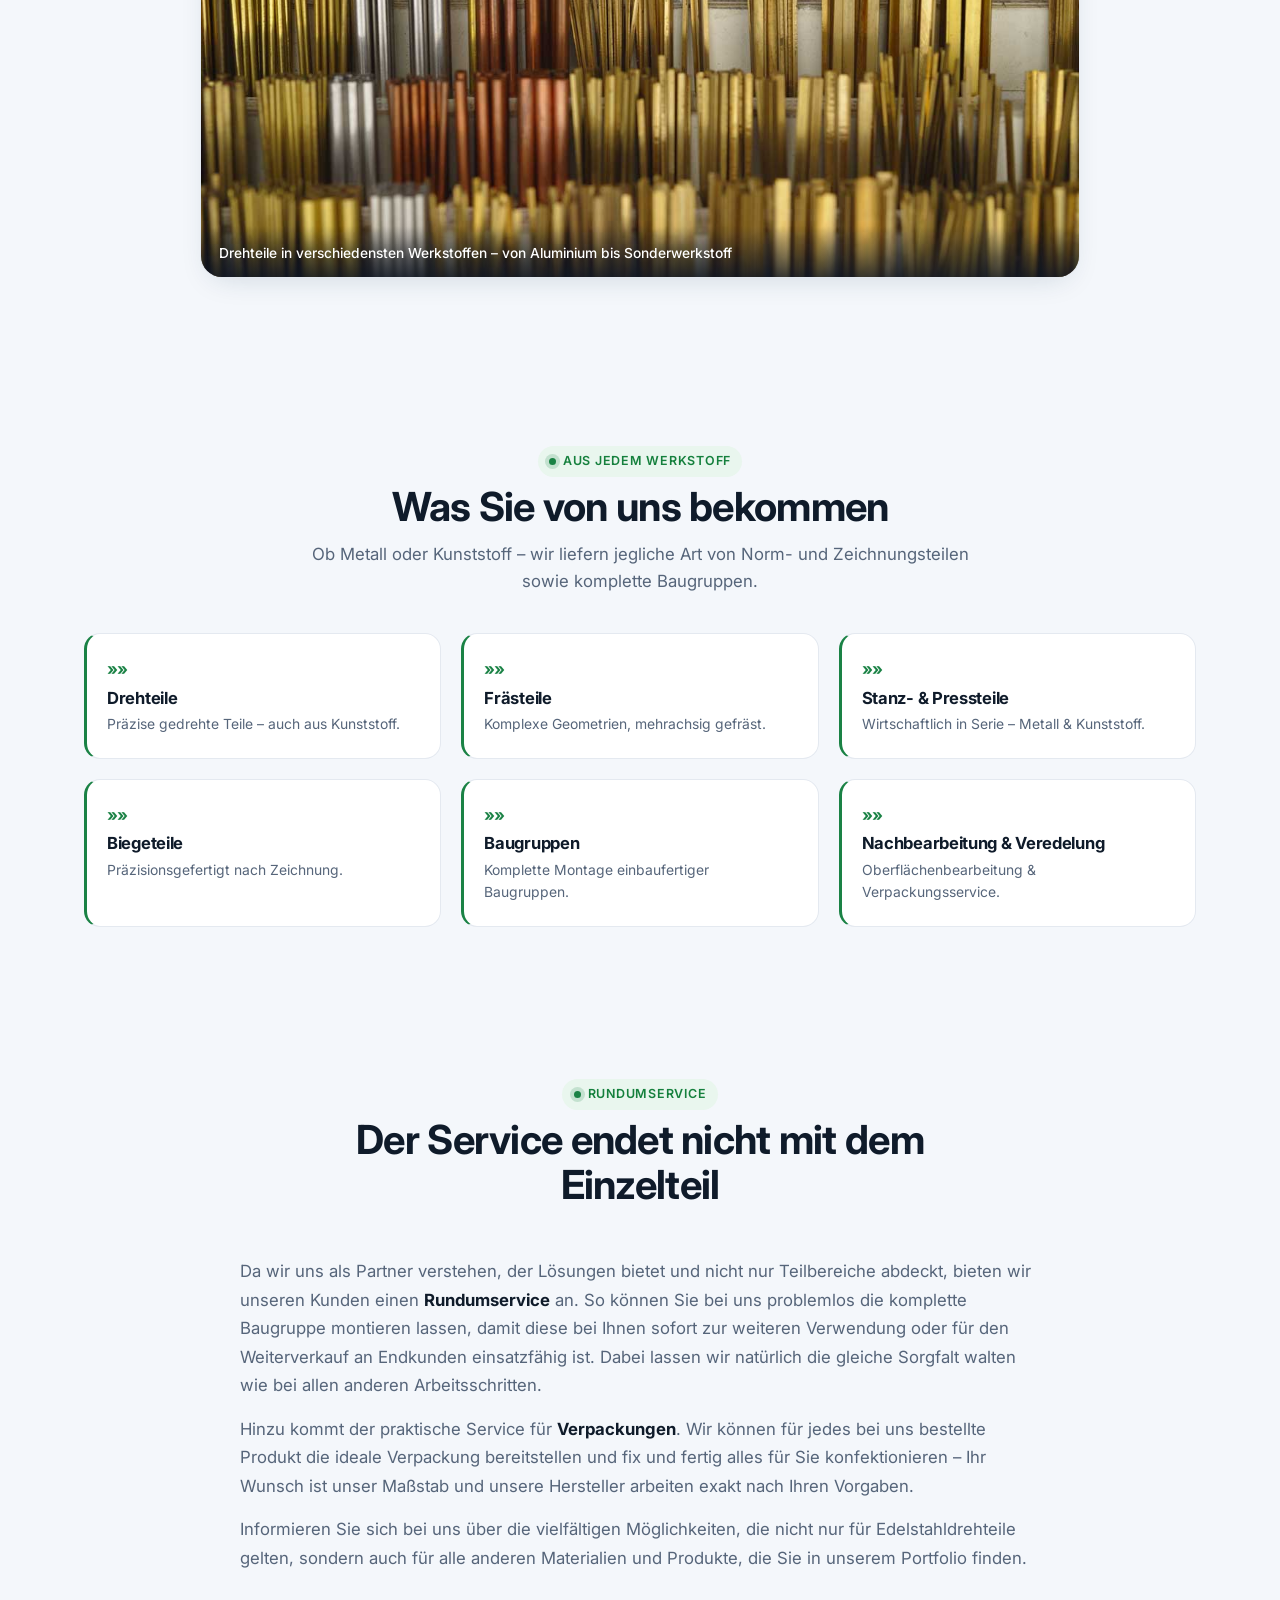
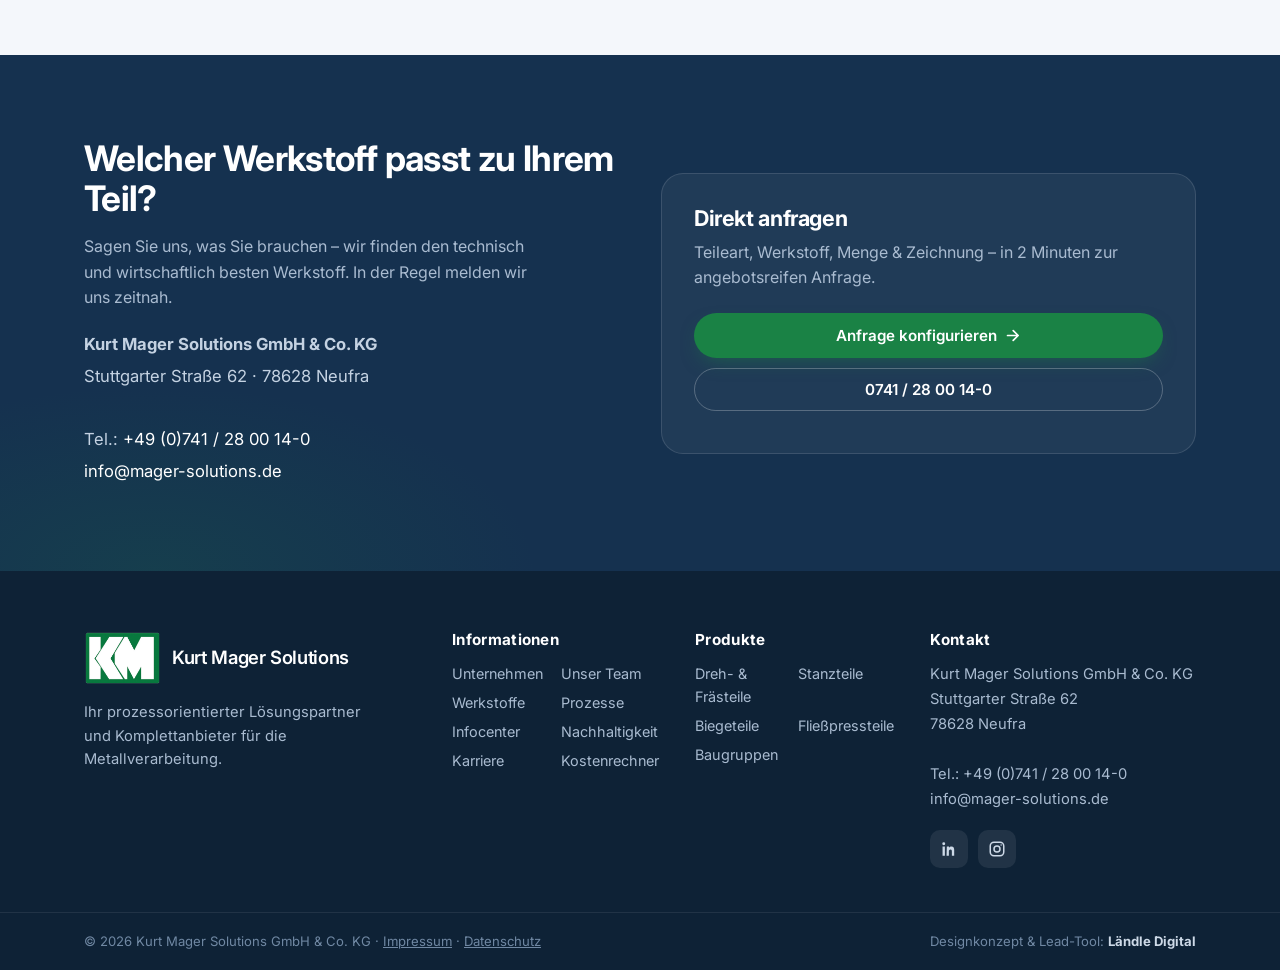
<file: werkstoffe.html>
<!DOCTYPE html>
<html lang="de">
<head>
<meta charset="UTF-8" />
<meta name="viewport" content="width=device-width, initial-scale=1.0" />
<title>Werkstoffe · Kurt Mager Solutions — der perfekte Lieferant für Groß- &amp; Kleinserie</title>
<meta name="description" content="Aluminium, Edelstahl, Stahl, Messing, Kupfer, Kunststoff & Sonderwerkstoffe – vom hochpräzisen Einzelteil bis zur Großserie. Sie bestimmen Präzision, Material und Ausführung." />
<link rel="icon" href="data:image/svg+xml,%3Csvg xmlns='http://www.w3.org/2000/svg' viewBox='0 0 100 100'%3E%3Crect width='100' height='100' rx='18' fill='%231a8245'/%3E%3Ctext x='50' y='68' font-family='Arial,sans-serif' font-size='52' font-weight='800' fill='white' text-anchor='middle'%3EKM%3C/text%3E%3C/svg%3E" />
<link rel="preconnect" href="https://fonts.googleapis.com" />
<link rel="preconnect" href="https://fonts.gstatic.com" crossorigin />
<link href="https://fonts.googleapis.com/css2?family=Inter:wght@400;500;600;700;800&display=swap" rel="stylesheet" />
<link rel="stylesheet" href="style.css?v=21" />
<link rel="stylesheet" href="content.css?v=7" />
</head>
<body>

<header class="topbar" id="topbar">
  <div class="shell topbar__inner">
    <a href="index.html" class="brand" aria-label="Kurt Mager Solutions – Startseite">
      <img class="brand__img" src="km-mark-transparent.png" alt="Kurt Mager Solutions" style="width:auto;display:block"><span class="brand__text">Kurt Mager Solutions</span>
    </a>
    <nav class="topbar__nav topbar__nav--corp" aria-label="Hauptnavigation">
      <a href="unternehmen.html">Unternehmen</a>
      <a href="team.html">Team</a>
      <a href="index.html#produkte">Produkte</a>
      <a href="werkstoffe.html" aria-current="page" style="color:var(--green-700);background:var(--green-50)">Werkstoffe</a>
      <a href="prozesse.html">Prozesse</a>
      <a href="infocenter.html">Infocenter</a>
      <a href="karriere.html">Karriere</a>
      <a href="index.html#kontakt">Kontakt</a>
    </nav>
    <button class="burger" id="burger" aria-label="Menü öffnen" aria-expanded="false"><span></span><span></span><span></span></button>
  </div>
  <div class="topbar__mobile" id="topbarMobile">
    <a href="index.html">Startseite</a>
    <a href="unternehmen.html">Unternehmen</a>
    <a href="team.html">Unser Team</a>
    <a href="index.html#produkte">Produkte</a>
    <a href="werkstoffe.html">Werkstoffe</a>
    <a href="prozesse.html">Prozesse</a>
    <a href="infocenter.html">Infocenter</a>
    <a href="rechner.html">Kostenrechner</a>
    <a href="karriere.html">Karriere</a>
    <a href="index.html#kontakt">Kontakt</a>
    <a href="index.html#anfrage" class="btn btn--primary btn--block">Anfrage starten</a>
  </div>
</header>

<main id="top">

<section class="subhero">
  <div class="subhero__bg" aria-hidden="true"></div>
  <div class="shell">
    <span class="eyebrow"><span class="dot"></span>Werkstoffe</span>
    <h1>Ihr Partner für Klein-, Mittel- und Großserien.</h1>
    <p>Wir sind für jegliche Art von Teilen offen – ob einfach oder komplex, ob Einzelstück oder Serie. Genau das macht uns als Partner aus.</p>
  </div>
</section>

<section class="sec">
  <div class="shell">
    <header class="sec__head">
      <span class="eyebrow eyebrow--center"><span class="dot"></span>Materialvielfalt</span>
      <h2 class="sec__title">Diese Werkstoffe liefern wir</h2>
      <p class="sec__sub" style="margin-inline:auto;text-align:center">Von Aluminium bis Edelstahl, von Messing bis Kunststoff – und auf Anfrage auch Sonderwerkstoffe für Ihre individuelle Fertigung.</p>
    </header>
    <div class="wkgrid">
      <span class="wkchip"><span class="sw" style="background:var(--green)"></span>Aluminium</span>
      <span class="wkchip"><span class="sw" style="background:var(--green)"></span>Edelstahl</span>
      <span class="wkchip"><span class="sw" style="background:var(--green)"></span>Stahl</span>
      <span class="wkchip"><span class="sw" style="background:var(--green)"></span>Messing</span>
      <span class="wkchip"><span class="sw" style="background:var(--green)"></span>Kupfer</span>
      <span class="wkchip"><span class="sw" style="background:var(--green)"></span>Kunststoff</span>
      <span class="wkchip"><span class="sw" style="background:var(--green)"></span>Sonderwerkstoffe</span>
      <span class="wkchip" style="background:var(--green);color:#fff;font-weight:700;border-color:var(--green)">+ weitere auf Anfrage</span>
    </div>
    <p style="text-align:center;max-width:720px;margin:24px auto 0;color:var(--ink);font-size:1.04rem"><strong>Ihr Werkstoff ist nicht dabei?</strong> Das sind nur unsere Hauptwerkstoffe – wir liefern viele weitere und finden fast immer eine passende Lösung. <a href="index.html#kontakt" style="color:var(--green-700);font-weight:700">Einfach anfragen →</a></p>
    <div style="max-width:760px;margin:30px auto 0;border-left:3px solid var(--green);background:var(--green-50);border-radius:0 12px 12px 0;padding:20px 24px">
      <p style="margin:0;color:var(--ink);font-size:1.06rem;line-height:1.6">Sie bestimmen exakt den <strong>Grad der Präzision</strong>, das gewünschte <strong>Material</strong> sowie die genaue <strong>Ausführung</strong> – egal, ob Groß- oder Kleinserie. Wir widmen uns jedem Auftrag mit der nötigen Professionalität und Kompetenz und setzen all unsere Erfahrung ein, um Ihnen bei der Realisierung Ihres Vorhabens mit dem geeigneten Werkstoff zu helfen.</p>
    </div>
  </div>
</section>

<section class="sec sec--soft">
  <div class="shell">
    <header class="sec__head">
      <span class="eyebrow eyebrow--center"><span class="dot"></span>Aus unserem Lieferprogramm</span>
      <h2 class="sec__title">Präzision in jedem Werkstoff</h2>
      <p class="sec__sub" style="margin-inline:auto;text-align:center">Nur Beispiele aus unserem Lieferprogramm – wir liefern in allen gängigen Werkstoffen, von Aluminium bis Sonderwerkstoff.</p>
    </header>
    <figure class="media" style="max-width:880px;margin-inline:auto;aspect-ratio:1200/781">
      <img src="werkstoffe_drehteile_kurt_mager.jpg" alt="Drehteile in unterschiedlichsten Werkstoffen – von Aluminium über Messing, Kupfer und Edelstahl bis hin zu Sonderwerkstoffen" loading="lazy">
      <figcaption class="media__cap">Drehteile in verschiedensten Werkstoffen – von Aluminium bis Sonderwerkstoff</figcaption>
    </figure>
  </div>
</section>

<section class="produkte" id="fertigung">
  <div class="shell">
    <header class="sec__head">
      <span class="eyebrow eyebrow--center"><span class="dot"></span>Aus jedem Werkstoff</span>
      <h2 class="sec__title">Was Sie von uns bekommen</h2>
      <p class="sec__sub" style="margin-inline:auto;text-align:center">Ob Metall oder Kunststoff – wir liefern jegliche Art von Norm- und Zeichnungsteilen sowie komplette Baugruppen.</p>
    </header>
    <div class="prod__grid">
      <article class="prodcard"><span class="prodcard__chev">»»</span><h3>Drehteile</h3><p>Präzise gedrehte Teile – auch aus Kunststoff.</p></article>
      <article class="prodcard"><span class="prodcard__chev">»»</span><h3>Frästeile</h3><p>Komplexe Geometrien, mehrachsig gefräst.</p></article>
      <article class="prodcard"><span class="prodcard__chev">»»</span><h3>Stanz- &amp; Pressteile</h3><p>Wirtschaftlich in Serie – Metall &amp; Kunststoff.</p></article>
      <article class="prodcard"><span class="prodcard__chev">»»</span><h3>Biegeteile</h3><p>Präzisionsgefertigt nach Zeichnung.</p></article>
      <article class="prodcard"><span class="prodcard__chev">»»</span><h3>Baugruppen</h3><p>Komplette Montage einbaufertiger Baugruppen.</p></article>
      <article class="prodcard"><span class="prodcard__chev">»»</span><h3>Nachbearbeitung &amp; Veredelung</h3><p>Oberflächenbearbeitung &amp; Verpackungsservice.</p></article>
    </div>
  </div>
</section>

<section class="sec sec--soft">
  <div class="shell">
    <header class="sec__head">
      <span class="eyebrow eyebrow--center"><span class="dot"></span>Rundumservice</span>
      <h2 class="sec__title">Der Service endet nicht mit dem Einzelteil</h2>
    </header>
    <div class="prose" style="max-width:80ch;margin:0 auto">
      <p>Da wir uns als Partner verstehen, der Lösungen bietet und nicht nur Teilbereiche abdeckt, bieten wir unseren Kunden einen <strong>Rundumservice</strong> an. So können Sie bei uns problemlos die komplette Baugruppe montieren lassen, damit diese bei Ihnen sofort zur weiteren Verwendung oder für den Weiterverkauf an Endkunden einsatzfähig ist. Dabei lassen wir natürlich die gleiche Sorgfalt walten wie bei allen anderen Arbeitsschritten.</p>
      <p>Hinzu kommt der praktische Service für <strong>Verpackungen</strong>. Wir können für jedes bei uns bestellte Produkt die ideale Verpackung bereitstellen und fix und fertig alles für Sie konfektionieren – Ihr Wunsch ist unser Maßstab und unsere Hersteller arbeiten exakt nach Ihren Vorgaben.</p>
      <p>Informieren Sie sich bei uns über die vielfältigen Möglichkeiten, die nicht nur für Edelstahldrehteile gelten, sondern auch für alle anderen Materialien und Produkte, die Sie in unserem Portfolio finden.</p>
    </div>
  </div>
</section>

<section class="contact" id="kontakt">
  <div class="shell">
    <div class="contact__grid">
      <div class="contact__info">
        <h2>Welcher Werkstoff passt zu Ihrem Teil?</h2>
        <p>Sagen Sie uns, was Sie brauchen – wir finden den technisch und wirtschaftlich besten Werkstoff. In der Regel melden wir uns zeitnah.</p>
        <address>
          <strong>Kurt Mager Solutions GmbH &amp; Co. KG</strong><br />
          Stuttgarter Straße 62 · 78628 Neufra<br /><br />
          Tel.: <a href="tel:+49741280014">+49 (0)741 / 28 00 14-0</a><br />
          <a href="mailto:info@mager-solutions.de">info@mager-solutions.de</a>
        </address>
      </div>
      <div class="contact__card">
        <h3>Direkt anfragen</h3>
        <p>Teileart, Werkstoff, Menge &amp; Zeichnung – in 2 Minuten zur angebotsreifen Anfrage.</p>
        <a href="index.html#anfrage" class="btn btn--primary">Anfrage konfigurieren
          <svg viewBox="0 0 24 24" width="17" height="17" fill="none" stroke="currentColor" stroke-width="2.4" stroke-linecap="round" stroke-linejoin="round"><path d="M5 12h14M13 5l7 7-7 7"/></svg>
        </a>
        <a href="tel:+49741280014" class="btn btn--ghost" style="width:100%;color:#fff;border-color:rgba(255,255,255,.25)">0741 / 28 00 14-0</a>
      </div>
    </div>
  </div>
</section>

<footer class="footer">
  <div class="shell footer__inner footer__inner--4">
    <div class="footer__col footer__brand">
      <a href="index.html" class="brand brand--footer" aria-label="Kurt Mager Solutions – Startseite">
        <img class="brand__img" src="km-mark-transparent.png" alt="Kurt Mager Solutions" style="height:54px;width:auto;display:block"><span class="brand__text" style="font-size:1.15rem">Kurt Mager Solutions</span>
      </a>
      <p>Ihr prozessorientierter Lösungspartner und Komplettanbieter für die Metallverarbeitung.</p>
    </div>
    <div class="footer__col">
      <h4>Informationen</h4>
      <ul>
        <li><a href="unternehmen.html">Unternehmen</a></li>
        <li><a href="team.html">Unser Team</a></li>
        <li><a href="werkstoffe.html">Werkstoffe</a></li>
        <li><a href="prozesse.html">Prozesse</a></li>
        <li><a href="infocenter.html">Infocenter</a></li>
        <li><a href="nachhaltigkeit.html">Nachhaltigkeit</a></li>
        <li><a href="karriere.html">Karriere</a></li>
        <li><a href="rechner.html">Kostenrechner</a></li>
      </ul>
    </div>
    <div class="footer__col">
      <h4>Produkte</h4>
      <ul>
        <li>Dreh- &amp; Frästeile</li><li>Stanzteile</li><li>Biegeteile</li><li>Fließpressteile</li><li>Baugruppen</li>
      </ul>
    </div>
    <div class="footer__col">
      <h4>Kontakt</h4>
      <address>
        Kurt Mager Solutions GmbH &amp; Co. KG<br />
        Stuttgarter Straße 62<br />
        78628 Neufra<br /><br />
        Tel.: <a href="tel:+49741280014">+49 (0)741 / 28 00 14-0</a><br />
        <a href="mailto:info@mager-solutions.de">info@mager-solutions.de</a>
      </address>
      <div class="socials">
        <a href="https://www.linkedin.com/company/kurt-mager-solutions-gmbh-co-kg/" target="_blank" rel="noopener" class="social" aria-label="LinkedIn"><svg viewBox="0 0 24 24" fill="currentColor" aria-hidden="true"><path d="M6.94 5a1.94 1.94 0 1 1-3.88 0 1.94 1.94 0 0 1 3.88 0zM3.4 8.5h3.1V21H3.4zM9.1 8.5h3v1.7h.04c.42-.8 1.45-1.64 2.98-1.64 3.2 0 3.8 2.1 3.8 4.8V21h-3.1v-5.5c0-1.3 0-3-1.85-3s-2.13 1.44-2.13 2.9V21h-3.1z"/></svg></a>
        <a href="https://www.instagram.com/kurtmagersolutions/" target="_blank" rel="noopener" class="social" aria-label="Instagram"><svg viewBox="0 0 24 24" fill="none" stroke="currentColor" stroke-width="2" aria-hidden="true"><rect x="3" y="3" width="18" height="18" rx="5"/><circle cx="12" cy="12" r="4"/><circle cx="17.5" cy="6.5" r="1" fill="currentColor" stroke="none"/></svg></a>
      </div>
    </div>
  </div>
  <div class="footer__bar">
    <div class="shell footer__bar-inner">
      <span>© <span id="year"></span> Kurt Mager Solutions GmbH &amp; Co. KG · <a href="impressum.html" style="color:inherit;text-decoration:underline">Impressum</a> · <a href="datenschutz.html" style="color:inherit;text-decoration:underline">Datenschutz</a></span>
      <span class="footer__credit">Designkonzept &amp; Lead-Tool: <a href="https://www.laendle-digital.com" target="_blank" rel="noopener" style="color:#cdd9e7"><strong>Ländle Digital</strong></a></span>
    </div>
  </div>
</footer>

</main>

<script src="enhance.js?v=1" defer></script>
<script src="jobpopup.js?v=3" defer></script>
<script>
  document.getElementById("year").textContent = new Date().getFullYear();
  (function () {
    var b = document.getElementById("burger"), m = document.getElementById("topbarMobile");
    if (b) b.addEventListener("click", function () { var o = m.classList.toggle("open"); b.setAttribute("aria-expanded", o); });
  })();
</script>
<!-- WEBUNDO Analytics -->
<script src="https://analytics.laendle-digital.com/tracker.js" data-website-id="kurt_mager_solutions" defer></script>
</body>
</html>
</file>
<file: style.css>
/* ============================================================
   Kurt Mager Solutions — Anfrage-Konfigurator (Designkonzept)
   Ländle Digital
============================================================ */
:root{
  --green:#1a8245; --green-600:#15803d; --green-700:#11652f; --green-50:#e9f6ee;
  --navy:#15314f; --navy-600:#1e3f64; --navy-800:#0e2236;
  --ink:#0f1b2a; --slate:#56657a; --muted:#7e8da0;
  --line:#e4e9f0; --line-2:#eef2f7;
  --bg:#ffffff; --soft:#f4f7fb; --soft-2:#eef3f8;
  --white:#fff; --danger:#dc2626;
  --r:16px; --r-sm:11px; --r-lg:22px;
  --sh-sm:0 1px 2px rgba(15,27,42,.06), 0 1px 3px rgba(15,27,42,.05);
  --sh:0 10px 30px -12px rgba(15,49,79,.18);
  --sh-lg:0 30px 60px -22px rgba(15,49,79,.30);
  --ring:0 0 0 4px rgba(26,130,69,.16);
  --shell:1160px;
  --grad:linear-gradient(120deg,var(--green) 0%, #1f8f72 36%, #2a6fb0 70%, var(--navy-600) 100%);
  --font:'Inter',system-ui,-apple-system,Segoe UI,Roboto,sans-serif;
  --disp:'Inter',system-ui,-apple-system,Segoe UI,Roboto,sans-serif;
}
*,*::before,*::after{box-sizing:border-box}
html{scroll-behavior:smooth}
body{
  margin:0;font-family:var(--font);color:var(--ink);background:var(--bg);
  font-size:16px;line-height:1.6;-webkit-font-smoothing:antialiased;text-rendering:optimizeLegibility;
}
img{max-width:100%;display:block}
svg:not([width]){max-width:3rem;max-height:3rem}
a{color:inherit;text-decoration:none}
h1,h2,h3,h4{margin:0;font-family:var(--disp);line-height:1.12;letter-spacing:-.018em;font-weight:700}
p{margin:0}
ul,ol{margin:0;padding:0;list-style:none}
button{font-family:inherit}
.shell{width:100%;max-width:var(--shell);margin-inline:auto;padding-inline:24px}

/* ---------- buttons ---------- */
.btn{
  --bgc:var(--ink);--fg:#fff;
  display:inline-flex;align-items:center;justify-content:center;gap:.5em;
  font-weight:600;font-size:.95rem;line-height:1;cursor:pointer;
  padding:.85em 1.3em;border-radius:999px;border:1.5px solid transparent;
  background:var(--bgc);color:var(--fg);transition:transform .15s,box-shadow .2s,background .2s,color .2s,border-color .2s;
  white-space:nowrap;
}
.btn:hover{transform:translateY(-2px)}
.btn:active{transform:translateY(0)}
.btn--primary{--bgc:var(--green);box-shadow:0 8px 20px -8px rgba(26,130,69,.6)}
.btn--primary:hover{--bgc:var(--green-600);box-shadow:0 12px 26px -8px rgba(26,130,69,.7)}
.btn--ghost{--bgc:transparent;--fg:var(--ink);border-color:var(--line)}
.btn--ghost:hover{border-color:var(--ink);background:var(--soft)}
.btn--lg{padding:1.05em 1.7em;font-size:1.02rem}
.btn--sm{padding:.66em 1.05em;font-size:.88rem}
.btn--block{width:100%}
.btn:disabled{opacity:.45;cursor:not-allowed;transform:none;box-shadow:none}

/* ---------- eyebrow / titles ---------- */
.eyebrow{
  display:inline-flex;align-items:center;gap:.55em;
  font-family:var(--disp);font-weight:600;font-size:.78rem;letter-spacing:.06em;text-transform:uppercase;
  color:var(--green-600);background:var(--green-50);padding:.45em .9em;border-radius:999px;
}
.eyebrow--center{margin-inline:auto}
.eyebrow--light{color:#bff0d2;background:rgba(255,255,255,.08)}
.eyebrow .dot{width:7px;height:7px;border-radius:50%;background:var(--green);box-shadow:0 0 0 4px rgba(26,130,69,.18)}
.eyebrow--light .dot{background:#7ee2a4;box-shadow:0 0 0 4px rgba(126,226,164,.18)}
.sec__title{font-size:clamp(1.7rem,3.4vw,2.5rem);margin:.5rem 0 .7rem}
.sec__title--light{color:#fff}
.sec__sub{color:var(--slate);max-width:60ch;font-size:1.05rem}
.eyebrow--center+.sec__title,.config__head{text-align:center}
.config__head{max-width:680px;margin:0 auto 2.6rem;display:flex;flex-direction:column;align-items:center}
.config__head .sec__sub{margin-inline:auto}

/* ============================================================ TOPBAR ============================================================ */
.topbar{position:sticky;top:0;z-index:50;background:rgba(255,255,255,.82);backdrop-filter:blur(14px);border-bottom:1px solid var(--line)}
.topbar__inner{display:flex;align-items:center;gap:20px;height:82px}
.brand{display:flex;align-items:center;gap:11px}
.brand__mark{
  display:grid;place-items:center;width:44px;height:44px;border-radius:9px;
  background:var(--green);color:#fff;font-family:var(--disp);font-weight:700;font-size:1.15rem;letter-spacing:-.04em;
  box-shadow:0 6px 14px -6px rgba(26,130,69,.7);
}
.brand__text{font-family:var(--disp);font-weight:600;font-size:1rem;line-height:1.05;letter-spacing:-.02em}
.brand__text small{display:block;font-family:var(--font);font-weight:500;font-size:.68rem;letter-spacing:.02em;color:var(--slate)}
.topbar .brand{align-items:center;gap:14px}
.topbar .brand__img{height:56px}
.topbar .brand__text{display:flex;flex-direction:column;justify-content:center;font-family:var(--disp);font-weight:700;font-size:1.16rem;color:var(--ink);white-space:nowrap;line-height:1.05;letter-spacing:-.01em}
.topbar .brand__text small{font-family:var(--font);font-weight:600;font-size:.64rem;letter-spacing:.22em;text-transform:uppercase;color:var(--green-700);margin-top:4px}
.topbar__nav{display:flex;gap:6px;margin-left:auto}
.topbar__nav a{padding:.5em .8em;border-radius:9px;font-weight:500;font-size:.94rem;color:var(--ink);transition:color .15s,background .15s}
.topbar__nav a:hover{color:var(--ink);background:var(--soft)}
/* two-tier: full-width navigation row below the brand */
.topbar__navrow{border-top:1px solid var(--line-2)}
.topbar__navrow .topbar__nav{justify-content:center;flex-wrap:wrap;gap:4px;padding-top:7px;padding-bottom:7px}
.topbar__actions{margin-left:auto;display:flex;align-items:center;gap:14px}
.topbar__phone{display:inline-flex;align-items:center;gap:.5em;font-weight:600;font-size:.92rem;color:var(--ink)}
.topbar__phone svg{color:var(--green)}
.burger{display:none;flex-direction:column;gap:5px;background:none;border:0;padding:8px;margin-left:auto;cursor:pointer}
.burger span{width:24px;height:2px;background:var(--ink);border-radius:2px;transition:.25s}
.burger[aria-expanded="true"] span:nth-child(1){transform:translateY(7px) rotate(45deg)}
.burger[aria-expanded="true"] span:nth-child(2){opacity:0}
.burger[aria-expanded="true"] span:nth-child(3){transform:translateY(-7px) rotate(-45deg)}
.topbar__mobile{display:none;flex-direction:column;gap:4px;padding:12px 24px 20px;border-bottom:1px solid var(--line);background:#fff}
.topbar__mobile.open{display:flex}
.topbar__mobile a{padding:.8em .6em;font-weight:500;color:var(--ink);border-radius:9px}
.topbar__mobile a:hover{background:var(--soft)}
.topbar__mobile .btn{margin-top:6px}

/* ============================================================ HERO ============================================================ */
.hero{position:relative;overflow:hidden;background:var(--soft)}
.hero__bg{position:absolute;inset:0;background:
  radial-gradient(60% 80% at 85% 10%, rgba(26,130,69,.12), transparent 60%),
  radial-gradient(55% 75% at 8% 85%, rgba(42,111,176,.13), transparent 58%);
}
.hero__bg::after{content:"";position:absolute;inset:0;opacity:.5;
  background-image:linear-gradient(var(--line-2) 1px,transparent 1px),linear-gradient(90deg,var(--line-2) 1px,transparent 1px);
  background-size:46px 46px;-webkit-mask-image:radial-gradient(80% 60% at 50% 30%,#000,transparent 75%);mask-image:radial-gradient(80% 60% at 50% 30%,#000,transparent 75%);}
.hero__inner{position:relative;display:grid;grid-template-columns:1.15fr .85fr;gap:54px;align-items:center;padding:78px 24px 92px}
.hero__title{font-size:clamp(2.1rem,5vw,3.55rem);line-height:1.04;margin:1.1rem 0 1.1rem}
.grad{background:var(--grad);-webkit-background-clip:text;background-clip:text;color:transparent}
.hero__sub{font-size:1.14rem;color:var(--slate);max-width:54ch}
.hero__cta{display:flex;flex-wrap:wrap;gap:14px;margin:2rem 0 1.8rem}
.hero__trust{display:flex;flex-wrap:wrap;gap:10px 26px}
.hero__trust li{font-size:.95rem;color:var(--slate)}
.hero__trust strong{color:var(--ink);font-family:var(--disp)}

/* teaser card */
.hero__card{perspective:1400px}
.tcard{
  background:#fff;border:1px solid var(--line);border-radius:var(--r-lg);padding:22px;box-shadow:var(--sh-lg);
  transform:rotate3d(1,-1,0,1deg);animation:float 7s ease-in-out infinite;
}
@keyframes float{50%{transform:translateY(-10px) rotate3d(1,-1,0,1deg)}}
.tcard__top{display:flex;justify-content:space-between;align-items:center;margin-bottom:14px}
.tcard__step{font-size:.8rem;color:var(--slate);font-weight:600}
.tcard__pill{font-size:.72rem;font-weight:600;color:var(--green-600);background:var(--green-50);padding:.35em .7em;border-radius:999px}
.tcard__bar{height:7px;border-radius:999px;background:var(--soft-2);overflow:hidden;margin-bottom:18px}
.tcard__bar span{display:block;height:100%;background:var(--grad);border-radius:999px}
.tcard__q{font-family:var(--disp);font-weight:600;font-size:1.08rem;margin-bottom:13px}
.tcard__chips{display:flex;flex-wrap:wrap;gap:8px;margin-bottom:18px}
.chip{font-size:.85rem;font-weight:500;padding:.5em .8em;border-radius:10px;border:1.5px solid var(--line);color:var(--slate);background:#fff}
.chip.is-on{border-color:var(--green);color:var(--green-700);background:var(--green-50);font-weight:600}
.tcard__est{display:grid;grid-template-columns:repeat(3,1fr);gap:10px;padding:15px;background:var(--soft);border-radius:var(--r-sm);margin-bottom:14px}
.tcard__est .muted{display:block;font-size:.72rem;color:var(--slate);margin-bottom:3px}
.tcard__est strong{font-family:var(--disp);font-size:.98rem}
.tcard__est .pn{color:var(--green-700)}
.tcard__est .pn i{color:var(--muted);font-style:normal;font-weight:500;font-size:.8rem}
.tcard__foot{display:flex;align-items:center;gap:.5em;font-size:.85rem;color:var(--green-700);font-weight:600}
.tcard__foot svg{color:var(--green)}

/* ============================================================ STRIP ============================================================ */
.strip{border-block:1px solid var(--line);background:#fff}
.strip__inner{display:flex;flex-wrap:wrap;align-items:center;gap:14px 34px;padding:22px 24px}
.strip__label{font-size:.8rem;font-weight:600;letter-spacing:.04em;text-transform:uppercase;color:var(--muted)}
.strip__items{display:flex;flex-wrap:wrap;gap:10px 26px}
.strip__items li{font-family:var(--disp);font-weight:600;color:var(--navy);font-size:1.02rem;position:relative;opacity:.85}
.strip__items li::before{content:"";position:absolute;left:-14px;top:50%;width:5px;height:5px;border-radius:50%;background:var(--green);transform:translateY(-50%)}
.strip__items li:first-child::before{display:none}

/* ============================================================ CONFIGURATOR ============================================================ */
.config{padding:84px 0 90px;background:linear-gradient(180deg,var(--bg),var(--soft) 60%)}
.config__grid{display:grid;grid-template-columns:1fr 340px;gap:30px;align-items:start}
.config__main{min-width:0}
.wizard{background:#fff;border:1px solid var(--line);border-radius:var(--r-lg);box-shadow:var(--sh);overflow:hidden}

/* progress */
.wizard__progress{display:flex;gap:4px;padding:20px 26px;border-bottom:1px solid var(--line-2);overflow-x:auto;scrollbar-width:none}
.wizard__progress::-webkit-scrollbar{display:none}
.pstep{display:flex;align-items:center;gap:9px;flex:0 0 auto;opacity:.55;transition:opacity .25s}
.pstep__num{display:grid;place-items:center;width:26px;height:26px;border-radius:50%;background:var(--soft-2);color:var(--slate);font-size:.8rem;font-weight:700;font-family:var(--disp);transition:.25s}
.pstep__label{font-size:.84rem;font-weight:600;color:var(--slate);white-space:nowrap}
.pstep__sep{width:18px;height:1.5px;background:var(--line);flex:0 0 auto;border-radius:2px}
.pstep.is-active{opacity:1}
.pstep.is-active .pstep__num{background:var(--green);color:#fff;box-shadow:var(--ring)}
.pstep.is-active .pstep__label{color:var(--ink)}
.pstep.is-done{opacity:1;cursor:pointer}
.pstep.is-done .pstep__num{background:var(--green-50);color:var(--green-700)}

/* persistent drawing upload (jederzeit verfügbar) */
.wizard__draw{display:flex;align-items:center;flex-wrap:wrap;gap:12px 16px;padding:15px 26px;background:var(--green-50);border-bottom:1px solid var(--line-2)}
.wizard__draw-btn{display:inline-flex;align-items:center;gap:9px;background:var(--green);color:#fff;border:0;border-radius:10px;padding:.62em 1.05em;font-family:var(--disp);font-weight:600;font-size:.95rem;cursor:pointer;box-shadow:0 6px 14px -6px rgba(26,130,69,.7);transition:background .15s,transform .12s}
.wizard__draw-btn:hover{background:var(--green-700);transform:translateY(-1px)}
.wizard__draw-btn svg{flex:0 0 auto}
.wizard__draw-status{font-size:.86rem;color:var(--slate);font-weight:500}
.wizard__draw-status.has-file{color:var(--green-700);font-weight:700}

/* step body */
.wizard__body{padding:30px 32px 8px;min-height:340px}
.step{animation:fadeUp .4s ease both}
@keyframes fadeUp{from{opacity:0;transform:translateY(10px)}to{opacity:1;transform:none}}
.step__head{margin-bottom:22px}
.step__kicker{font-family:var(--disp);font-weight:600;font-size:.78rem;letter-spacing:.05em;text-transform:uppercase;color:var(--green-600)}
.step__title{font-size:1.5rem;margin:.35rem 0 .35rem}
.step__desc{color:var(--slate);font-size:.98rem}

/* option grid */
.opts{display:grid;gap:12px}
.opts--2{grid-template-columns:repeat(2,1fr)}
.opts--3{grid-template-columns:repeat(3,1fr)}
.opt{
  position:relative;display:flex;flex-direction:column;gap:6px;cursor:pointer;
  padding:16px 16px;border:1.6px solid var(--line);border-radius:var(--r-sm);background:#fff;
  transition:border-color .18s,box-shadow .18s,transform .12s,background .18s;
}
.opt:hover{border-color:#c5d2e0;transform:translateY(-2px);box-shadow:var(--sh-sm)}
.opt input{position:absolute;opacity:0;pointer-events:none}
.opt__ic{width:38px;height:38px;display:grid;place-items:center;border-radius:10px;background:var(--soft);color:var(--navy);transition:.18s}
.opt__ic svg{width:21px;height:21px}
.opt__t{font-family:var(--disp);font-weight:600;font-size:1.01rem}
.opt__d{font-size:.84rem;color:var(--slate);line-height:1.45}
.opt__check{position:absolute;top:12px;right:12px;width:22px;height:22px;border-radius:50%;border:1.6px solid var(--line);display:grid;place-items:center;transition:.18s}
.opt__check svg{width:13px;height:13px;color:#fff;opacity:0;transform:scale(.5);transition:.18s}
.opt.is-on{border-color:var(--green);background:var(--green-50);box-shadow:0 0 0 1px var(--green)}
.opt.is-on .opt__ic{background:var(--green);color:#fff}
.opt.is-on .opt__check{background:var(--green);border-color:var(--green)}
.opt.is-on .opt__check svg{opacity:1;transform:scale(1)}
.opt:focus-within{outline:none;box-shadow:var(--ring)}

/* sub-block / fields */
.fieldset{margin-top:26px}
.fieldset__legend{font-family:var(--disp);font-weight:600;font-size:1.05rem;margin-bottom:4px}
.fieldset__hint{font-size:.86rem;color:var(--slate);margin-bottom:14px}
.field{margin-bottom:16px}
.field label,.lbl{display:block;font-weight:600;font-size:.9rem;margin-bottom:7px}
.lbl .opt-tag{font-weight:500;color:var(--muted);font-size:.82rem}
.input,.select,.textarea{
  width:100%;font-family:inherit;font-size:.98rem;color:var(--ink);
  padding:.8em .95em;border:1.6px solid var(--line);border-radius:var(--r-sm);background:#fff;transition:border-color .15s,box-shadow .15s;
}
.input:focus,.select:focus,.textarea:focus{outline:none;border-color:var(--green);box-shadow:var(--ring)}
.textarea{resize:vertical;min-height:96px}
.input.err,.textarea.err{border-color:var(--danger);box-shadow:0 0 0 4px rgba(220,38,38,.12)}
.grid-2{display:grid;grid-template-columns:1fr 1fr;gap:16px}
.err-msg{color:var(--danger);font-size:.82rem;margin-top:6px;display:none}
.err-msg.show{display:block}

/* range / quantity */
.range{margin-top:8px}
.range__row{display:flex;justify-content:space-between;align-items:baseline;margin-bottom:6px}
.range__val{font-family:var(--disp);font-weight:700;font-size:1.25rem;color:var(--green-700)}
input[type=range]{-webkit-appearance:none;width:100%;height:6px;border-radius:999px;background:var(--soft-2);outline:none}
input[type=range]::-webkit-slider-thumb{-webkit-appearance:none;width:22px;height:22px;border-radius:50%;background:var(--green);cursor:pointer;border:3px solid #fff;box-shadow:0 2px 8px rgba(26,130,69,.5)}
input[type=range]::-moz-range-thumb{width:22px;height:22px;border:3px solid #fff;border-radius:50%;background:var(--green);cursor:pointer;box-shadow:0 2px 8px rgba(26,130,69,.5)}

/* dropzone */
.drop{
  border:2px dashed var(--line);border-radius:var(--r);padding:30px 20px;text-align:center;cursor:pointer;
  transition:.18s;background:var(--soft);color:var(--slate);
}
.drop:hover,.drop.drag{border-color:var(--green);background:var(--green-50);color:var(--green-700)}
.drop__ic{width:46px;height:46px;margin:0 auto 10px;display:grid;place-items:center;border-radius:12px;background:#fff;color:var(--green);box-shadow:var(--sh-sm)}
.drop strong{color:var(--ink)}
.drop small{display:block;margin-top:4px;font-size:.8rem}
.drop.has-file{border-style:solid;border-color:var(--green);background:#fff;color:var(--ink)}
.file-list{margin-top:12px;display:flex;flex-direction:column;gap:8px}
.file-item{display:flex;align-items:center;gap:10px;padding:10px 12px;background:var(--soft);border-radius:10px;font-size:.9rem}
.file-item .x{margin-left:auto;cursor:pointer;color:var(--slate);border:0;background:none;font-size:1.1rem;line-height:1}
.file-item .x:hover{color:var(--danger)}
.file-item svg{color:var(--green);flex:0 0 auto}

/* checkbox */
.check{display:flex;gap:11px;align-items:flex-start;font-size:.9rem;color:var(--slate);cursor:pointer}
.check input{margin-top:2px;width:18px;height:18px;accent-color:var(--green);flex:0 0 auto}

/* wizard nav */
.wizard__nav{display:flex;align-items:center;gap:14px;padding:20px 32px 26px;border-top:1px solid var(--line-2)}
.wizard__nav .btn--primary{margin-left:auto}
#btnPrev{visibility:hidden}
.wizard.has-prev #btnPrev{visibility:visible}
.wizard__hint{font-size:.84rem;color:var(--muted);margin-left:auto}
.wizard__nav .btn--primary+.wizard__hint,.wizard__hint+.btn--primary{margin-left:14px}
.wizard__hint{margin-left:auto}

/* ============================================================ SUMMARY ============================================================ */
.config__aside{position:sticky;top:90px}
.summary{background:var(--navy);color:#dbe6f2;border-radius:var(--r-lg);padding:22px;box-shadow:var(--sh)}
.summary__head{display:flex;justify-content:space-between;align-items:center;margin-bottom:16px}
.summary__head h3{color:#fff;font-size:1.18rem}
.summary__live{display:inline-flex;align-items:center;gap:.45em;font-size:.74rem;font-weight:600;color:#7ee2a4;text-transform:uppercase;letter-spacing:.05em}
.pulse{width:8px;height:8px;border-radius:50%;background:#43d77f;box-shadow:0 0 0 0 rgba(67,215,127,.7);animation:pulse 1.8s infinite}
@keyframes pulse{70%{box-shadow:0 0 0 9px rgba(67,215,127,0)}100%{box-shadow:0 0 0 0 rgba(67,215,127,0)}}
.summary__body{display:flex;flex-direction:column;gap:1px;border-radius:var(--r-sm);overflow:hidden;margin-bottom:16px}
.srow{display:flex;justify-content:space-between;gap:12px;padding:11px 14px;background:rgba(255,255,255,.04);font-size:.9rem}
.srow__k{color:#9fb2c9;flex:0 0 auto}
.srow__v{text-align:right;font-weight:600;color:#fff}
.srow__v.empty{color:#62768f;font-weight:500;font-style:italic}
.srow__v .tag{display:inline-block;background:rgba(126,226,164,.16);color:#9fefbd;border-radius:6px;padding:.1em .5em;margin:2px 0 0 5px;font-size:.8rem;font-weight:600}
.estimate{border-top:1px solid rgba(255,255,255,.1);padding-top:16px;display:grid;gap:11px}
.est-row{display:flex;justify-content:space-between;align-items:center;gap:10px}
.est-row .k{font-size:.84rem;color:#9fb2c9}
.est-row .v{font-family:var(--disp);font-weight:600;font-size:.96rem;color:#fff;text-align:right}
.est-row .v.good{color:#7ee2a4}
.price-scale{display:inline-flex;gap:3px;align-items:center}
.price-scale b{font-family:var(--disp);color:#7ee2a4;font-size:1.05rem}
.price-scale .off{color:#4d6280}
.summary__note{font-size:.76rem;color:#8197b0;margin-top:14px;line-height:1.5}

/* ============================================================ FEATURES ============================================================ */
.feat{padding:84px 0;background:#fff}
.feat__grid{display:grid;grid-template-columns:repeat(4,1fr);gap:18px}
.fcard{padding:26px 22px;border:1px solid var(--line);border-radius:var(--r);background:linear-gradient(180deg,#fff,var(--soft));transition:transform .18s,box-shadow .2s}
.fcard:hover{transform:translateY(-4px);box-shadow:var(--sh)}
.fcard__ic{display:grid;place-items:center;width:48px;height:48px;border-radius:13px;background:var(--green-50);color:var(--green-700);font-size:1.4rem;margin-bottom:16px}
.fcard h3{font-size:1.12rem;margin-bottom:8px}
.fcard p{font-size:.92rem;color:var(--slate)}

/* ============================================================ FLOW ============================================================ */
.flow{padding:84px 0;background:var(--navy);position:relative;overflow:hidden}
.flow::before{content:"";position:absolute;inset:0;opacity:.4;background:radial-gradient(50% 60% at 80% 0%,rgba(26,130,69,.4),transparent 60%)}
.flow .shell{position:relative}
.flow__steps{display:grid;grid-template-columns:repeat(4,1fr);gap:18px;counter-reset:s}
.flow__steps li{padding:26px 22px;border:1px solid rgba(255,255,255,.12);border-radius:var(--r);background:rgba(255,255,255,.04)}
.flow__n{font-family:var(--disp);font-weight:700;font-size:1.6rem;color:#7ee2a4;display:block;margin-bottom:12px}
.flow__steps h3{color:#fff;font-size:1.1rem;margin-bottom:8px}
.flow__steps p{color:#a9bbd0;font-size:.9rem}

/* ============================================================ FOOTER ============================================================ */
.footer{background:var(--navy-800);color:#a9bbd0}
.footer__inner{display:grid;grid-template-columns:1.4fr 1fr 1.2fr;gap:36px;padding:60px 24px 44px}
.brand--footer .brand__text{color:#fff}
.brand--footer .brand__text small{color:#8197b0}
.footer__brand p{margin-top:16px;max-width:34ch;font-size:.92rem}
.footer__col h4{color:#fff;font-family:var(--disp);font-size:.95rem;margin-bottom:14px;letter-spacing:.02em}
.footer__col ul{display:grid;grid-template-columns:1fr 1fr;gap:6px 18px}
.footer__col li{font-size:.9rem}
.footer address{font-style:normal;font-size:.92rem;line-height:1.7}
.footer a:hover{color:#fff}
.footer__bar{border-top:1px solid rgba(255,255,255,.08)}
.footer__bar-inner{display:flex;justify-content:space-between;flex-wrap:wrap;gap:8px;padding:18px 24px;font-size:.82rem;color:#7088a3}
.footer__credit strong{color:#cdd9e7}

/* ============================================================ SUCCESS ============================================================ */
.done{text-align:center;padding:20px 10px 30px;animation:fadeUp .5s both}
.done__badge{width:84px;height:84px;border-radius:50%;margin:0 auto 22px;display:grid;place-items:center;background:var(--green-50);color:var(--green);position:relative}
.done__badge svg{width:42px;height:42px}
.done__badge::after{content:"";position:absolute;inset:-8px;border-radius:50%;border:2px solid var(--green);opacity:0;animation:ring 1.2s ease-out forwards}
@keyframes ring{0%{transform:scale(.6);opacity:.6}100%{transform:scale(1.15);opacity:0}}
.done h3{font-size:1.7rem;margin-bottom:10px}
.done p{color:var(--slate);max-width:46ch;margin:0 auto 8px}
.done__ref{display:inline-flex;align-items:center;gap:.5em;margin-top:18px;padding:.7em 1.2em;background:var(--soft);border-radius:999px;font-family:var(--disp);font-weight:600}
.done__ref b{color:var(--green-700)}
.done__actions{margin-top:26px;display:flex;gap:12px;justify-content:center;flex-wrap:wrap}

/* ============================================================ RESPONSIVE ============================================================ */
@media (max-width:980px){
  .hero__inner{grid-template-columns:1fr;gap:36px;padding:54px 24px 64px}
  .hero__card{max-width:420px}
  .config__grid{grid-template-columns:1fr}
  .config__aside{position:static;order:-1}
  .summary{display:grid}
  .feat__grid{grid-template-columns:repeat(2,1fr)}
  .flow__steps{grid-template-columns:repeat(2,1fr)}
  .footer__inner{grid-template-columns:1fr 1fr}
}
@media (max-width:760px){
  .topbar__phone{display:none}
  .topbar__actions .btn{display:none}
  .burger{display:flex}
  .opts--2,.opts--3{grid-template-columns:1fr}
  .grid-2{grid-template-columns:1fr}
  .wizard__body{padding:24px 20px 6px}
  .wizard__progress{padding:16px 18px}
  .wizard__nav{padding:18px 20px 22px}
  .pstep__label{display:none}
  .pstep__sep{width:10px}
  .footer__inner{grid-template-columns:1fr}
  .footer__col ul{grid-template-columns:1fr 1fr}
}
@media (max-width:430px){
  .feat__grid,.flow__steps{grid-template-columns:1fr}
  .hero__title{font-size:2rem}
}
@media (max-width:560px){
  /* Buttons: nie breiter als der Platz – lange Beschriftungen brechen um */
  .btn{white-space:normal;max-width:100%;min-width:0;text-align:center}
  /* Wizard-Navigation: Buttons untereinander, nichts wird abgeschnitten */
  .wizard__nav{flex-wrap:wrap;gap:10px}
  .wizard__nav .btn{width:100%;justify-content:center}
  .wizard__nav .btn--primary{margin-left:0;order:-1}
  #btnPrev{order:1}
  .wizard:not(.has-prev) #btnPrev{display:none}
  .wizard__hint{order:2;width:100%;margin-left:0;text-align:center}
}
@media (prefers-reduced-motion:reduce){*{animation:none!important;transition:none!important;scroll-behavior:auto!important}}

/* ============================================================ ORIGINAL-ALIGNED ADD-ONS ============================================================ */
/* top contact strip */
.topstrip{background:var(--soft-2);border-bottom:1px solid var(--line)}
.topstrip__inner{display:flex;gap:26px;align-items:center;height:40px}
.topstrip__inner .spacer{margin-left:auto}
.topstrip a{display:inline-flex;align-items:center;gap:.45em;font-weight:500;font-size:.85rem;color:var(--slate)}
.topstrip a:hover{color:var(--green-700)}
.topstrip svg{color:var(--green)}
@media (max-width:600px){.topstrip{display:none}}

/* uppercase corporate nav (closer to original) */
.topbar__nav--corp a{text-transform:uppercase;font-size:.82rem;letter-spacing:.03em;font-weight:700}

/* about / Komplettlösungen */
.about{padding:84px 0;background:#fff}
.about__grid{display:grid;grid-template-columns:1fr 1fr;gap:50px;align-items:center}
.about__grid h2{font-size:clamp(1.6rem,3vw,2.2rem);margin-bottom:18px}
.about__intro p{color:var(--slate);margin-bottom:14px;font-size:1.04rem}
.about__intro p strong{color:var(--ink)}
.checklist{display:flex;flex-direction:column;gap:18px}
.checklist li{display:flex;gap:14px;align-items:flex-start}
.checklist .ck{flex:0 0 auto;width:32px;height:32px;border-radius:9px;background:var(--green-50);color:var(--green-700);display:grid;place-items:center}
.checklist .ck svg{width:18px;height:18px}
.checklist p{font-size:.97rem;color:var(--ink)}
.checklist p strong{font-family:var(--disp);display:block;margin-bottom:1px}

/* products grid */
.produkte{padding:84px 0;background:var(--soft)}
.prod__grid{display:grid;grid-template-columns:repeat(3,1fr);gap:20px}
.prodcard{background:#fff;border:1px solid var(--line);border-left:3px solid var(--green);border-radius:var(--r);padding:22px 20px;transition:transform .18s,box-shadow .2s}
.prodcard:hover{transform:translateY(-4px);box-shadow:var(--sh)}
.prodcard__chev{color:var(--green);font-weight:700;font-family:var(--disp);font-size:1.05rem;letter-spacing:-.05em}
.prodcard h3{font-size:1.04rem;margin:6px 0 6px}
.prodcard p{font-size:.87rem;color:var(--slate)}

/* contact section */
.contact{padding:84px 0;background:var(--navy);position:relative;overflow:hidden}
.contact::before{content:"";position:absolute;inset:0;opacity:.4;background:radial-gradient(50% 60% at 12% 100%,rgba(26,130,69,.4),transparent 60%)}
.contact .shell{position:relative}
.contact__grid{display:grid;grid-template-columns:1fr 1fr;gap:42px;align-items:center}
.contact__info h2{color:#fff;font-size:clamp(1.6rem,3vw,2.2rem);margin-bottom:16px}
.contact__info p{color:#a9bbd0;margin-bottom:18px;max-width:46ch}
.contact__info address{font-style:normal;color:#c4d2e2;font-size:1.04rem;line-height:1.9}
.contact__info address a{color:#fff}
.contact__info address a:hover{color:#7ee2a4}
.contact__card{background:rgba(255,255,255,.05);border:1px solid rgba(255,255,255,.12);border-radius:var(--r-lg);padding:32px}
.cform{display:flex;flex-direction:column;gap:12px;margin-top:6px}
.cform__row{display:grid;grid-template-columns:1fr 1fr;gap:12px}
.cform input,.cform textarea{width:100%;font-family:inherit;font-size:.95rem;color:#fff;background:rgba(255,255,255,.06);border:1px solid rgba(255,255,255,.18);border-radius:12px;padding:12px 14px;transition:border-color .15s,background .15s}
.cform input::placeholder,.cform textarea::placeholder{color:#9fb0c4}
.cform input:focus,.cform textarea:focus{outline:none;border-color:var(--green);background:rgba(255,255,255,.1)}
.cform textarea{min-height:108px;resize:vertical}
.cform .btn{margin-top:2px}
.cform__alt{font-size:.85rem;color:#9fb0c4;margin:2px 0 0}
.cform__alt a{color:#cfe6d8;font-weight:600}
@media (max-width:520px){.cform__row{grid-template-columns:1fr}}
.contact__card h3{color:#fff;font-size:1.35rem;margin-bottom:10px}
.contact__card p{color:#a9bbd0;margin-bottom:22px}
.contact__card .btn{width:100%;margin-bottom:10px}

/* footer 4-col + socials */
.footer__inner--4{grid-template-columns:1.5fr .9fr .9fr 1.2fr}
.socials{display:flex;gap:10px;margin-top:18px}
.social{width:38px;height:38px;border-radius:10px;display:grid;place-items:center;background:rgba(255,255,255,.08);color:#cdd9e7;transition:.18s}
.social:hover{background:var(--green);color:#fff;transform:translateY(-2px)}
.social svg{width:18px;height:18px}

@media (max-width:980px){
  .about__grid,.contact__grid{grid-template-columns:1fr;gap:30px}
  .prod__grid{grid-template-columns:repeat(2,1fr)}
  .footer__inner--4{grid-template-columns:1fr 1fr}
}
@media (max-width:430px){.prod__grid{grid-template-columns:1fr}}

/* hero: zwei gleichwertige Tool-Karten */
.hero--tools{padding:60px 0 70px}
.hero--tools .shell{position:relative}
.hero__lead{max-width:780px;margin-bottom:32px}
.hero__lead .hero__title{margin:14px 0 14px}
.toolcards{display:grid;grid-template-columns:1fr 1fr;gap:22px}
.toolcard{display:flex;flex-direction:column;background:#fff;border:1px solid var(--line);border-radius:var(--r-lg);padding:30px;box-shadow:var(--sh);transition:transform .18s,box-shadow .2s}
.toolcard:hover{transform:translateY(-4px);box-shadow:var(--sh-lg)}
.toolcard__ic{width:54px;height:54px;border-radius:15px;display:grid;place-items:center;background:var(--green-50);color:var(--green-700);margin-bottom:18px}
.toolcard__ic svg{width:27px;height:27px}
.toolcard--calc .toolcard__ic{background:rgba(21,49,79,.08);color:var(--navy)}
.toolcard h2{font-size:1.45rem;margin-bottom:10px}
.toolcard>p{color:var(--slate);margin-bottom:18px}
.toolcard__pts{display:flex;flex-direction:column;gap:9px;margin-bottom:24px;flex:1 1 auto}
.toolcard__pts li{display:flex;gap:.6em;align-items:flex-start;font-size:.92rem;color:var(--ink)}
.toolcard__pts li svg{width:16px;height:16px;color:var(--green);flex:0 0 auto;margin-top:3px}
.toolcard--calc .toolcard__pts li svg{color:var(--navy)}
.toolcard .btn{margin-top:auto}
.btn--navy{background:var(--navy);color:#fff;box-shadow:0 8px 20px -8px rgba(21,49,79,.55)}
.btn--navy:hover{background:var(--navy-800);box-shadow:0 12px 26px -8px rgba(21,49,79,.65)}
.hero__trust--center{justify-content:center;margin-top:30px;gap:14px 30px;text-align:center}
@media (max-width:820px){.toolcards{grid-template-columns:1fr}}

/* topbar: einzeilig – großes Logo links, Navigation rechts (CVT-Stil) */
.topbar__nav--corp{gap:2px}
.topbar__nav--corp a{font-size:.78rem;letter-spacing:.04em;padding:.55em .52em}
@media (max-width:1140px){
  .topbar__nav{display:none}
  .burger{display:flex}
}

/* natürliche Reihenfolge (zweizeilige Navigation hat genug Platz) */

/* ============================================================ MOBILE-POLISH (gesamte Website) ============================================================ */
@media (max-width:600px){
  .shell{padding-inline:18px}
  .hero--tools{padding:40px 0 46px}
  .about,.produkte,.config{padding:50px 0}
  .flow,.contact{padding:50px 0}
  .hero__sub{font-size:1.04rem}
  .sec__sub{font-size:1rem}
  .toolcard{padding:24px 20px}
  .contact__card{padding:24px 20px}
  .flow__steps li{padding:20px 18px}
  .config__head{margin-bottom:6px}
}
@media (max-width:480px){
  .topbar__inner{height:66px}
  .topbar .brand__img{height:42px}
  .topbar .brand__text{font-size:1rem}
  .btn--lg{padding:.95em 1.35em;font-size:.98rem}
  .toolcard h2{font-size:1.3rem}
}

/* Kostenrechner-Eingaberaster – responsiv (Desktop mehrspaltig, mobil 1-spaltig) */
.calc-grid{display:grid;grid-template-columns:repeat(auto-fit,minmax(215px,1fr));gap:18px 20px}

/* ============================================================ MOBILE: kein horizontales Scrollen + Footer-Umbruch ============================================================ */
html{overflow-x:clip}
@media (max-width:760px){
  .footer__inner--4{grid-template-columns:1fr}
}
@media (max-width:420px){
  .footer__col ul{grid-template-columns:1fr}
}
</file>
<file: content.css>
/* ============================================================
   Kurt Mager Solutions — Unterseiten (Unternehmen, Team, …)
   Ländle Digital
============================================================ */

/* subpage hero */
.subhero{background:var(--soft);border-bottom:1px solid var(--line);padding:56px 0 48px;position:relative;overflow:hidden}
.subhero__bg{position:absolute;inset:0;opacity:.6;background:
  radial-gradient(55% 80% at 88% 0%, rgba(26,130,69,.10), transparent 60%),
  radial-gradient(50% 80% at 6% 100%, rgba(42,111,176,.10), transparent 58%);}
.subhero .shell{position:relative}
.subhero h1{font-size:clamp(1.9rem,4vw,2.8rem);margin:12px 0 16px}
.subhero p{color:var(--slate);max-width:74ch;font-size:1.06rem;margin-bottom:12px}
.subhero p strong{color:var(--ink)}

/* generic content section + prose */
.sec{padding:68px 0}
.sec--soft{background:var(--soft)}
.sec__head{max-width:680px;margin:0 auto 2.4rem;text-align:center;display:flex;flex-direction:column;align-items:center}
.prose{max-width:74ch}
.prose p{color:var(--slate);margin-bottom:15px;font-size:1.05rem;line-height:1.7}
.prose p strong{color:var(--ink)}

/* team */
.team__grid{display:grid;grid-template-columns:repeat(3,1fr);gap:20px;margin-top:8px}
.tmember{background:#fff;border:1px solid var(--line);border-radius:var(--r-lg);padding:30px 26px;text-align:center;box-shadow:var(--sh-sm);transition:transform .18s,box-shadow .2s}
.tmember:hover{transform:translateY(-5px);box-shadow:var(--sh)}
.tavatar{width:104px;height:104px;border-radius:50%;margin:0 auto 18px;display:grid;place-items:center;font-family:var(--disp);font-weight:700;font-size:2rem;letter-spacing:.02em;color:#fff;background:var(--grad);box-shadow:var(--sh)}
.tmember h3{font-size:1.22rem;margin-bottom:6px}
.tmember .role{color:var(--green-700);font-weight:600;font-size:.96rem}
.tmember .dept{color:var(--slate);font-size:.9rem;margin-top:3px}

/* certification */
.cert{display:grid;grid-template-columns:.82fr 1.18fr;gap:40px;align-items:center}
.cert__quote{font-size:1.2rem;line-height:1.55;color:var(--ink);font-weight:500;text-align:center;max-width:780px;margin:0 auto 38px}
.cert__img{display:block;border-radius:var(--r-lg);overflow:hidden;border:1px solid var(--line);box-shadow:var(--sh);background:#fff;transition:transform .18s,box-shadow .2s}
.cert__img:hover{transform:translateY(-3px);box-shadow:var(--sh-lg)}
.cert__img img{display:block;width:100%;height:auto}
.cert__card{background:#fff;border:1px solid var(--line);border-radius:var(--r-lg);padding:30px;box-shadow:var(--sh)}
.cert__badge{display:inline-flex;align-items:center;gap:.55em;background:var(--green-50);color:var(--green-700);font-weight:700;padding:.5em 1em;border-radius:999px;font-size:.86rem;margin-bottom:16px}
.cert__badge svg{width:16px;height:16px}
.cert__card h3{font-size:1.3rem;margin-bottom:4px}
.cert__card .scope{color:var(--slate);font-size:.95rem;margin:10px 0 18px;line-height:1.55}
.cert__meta{display:grid;grid-template-columns:1fr 1fr;gap:10px;font-size:.88rem}
.cert__meta div{background:var(--soft);border-radius:10px;padding:11px 13px}
.cert__meta span{display:block;color:var(--muted);font-size:.72rem;margin-bottom:2px}
.cert__meta b{font-family:var(--disp);font-weight:600}

/* werkstoffe chips */
.wkgrid{display:flex;flex-wrap:wrap;gap:12px;margin-top:6px;justify-content:center}
.wkchip{display:inline-flex;align-items:center;gap:.55em;background:#fff;border:1px solid var(--line);border-radius:999px;padding:.62em 1.15em;font-weight:600;color:var(--navy);box-shadow:var(--sh-sm)}
.wkchip .sw{width:14px;height:14px;border-radius:50%;flex:0 0 auto}

/* small note (placeholder hints) */
.imgnote{margin-top:14px;font-size:.82rem;color:var(--muted)}

@media (max-width:860px){
  .team__grid{grid-template-columns:1fr}
  .cert{grid-template-columns:1fr;gap:26px}.cert__img{max-width:420px;margin:0 auto}
}

/* prozesse / oberflächenbehandlung */
.proc-cols{display:grid;grid-template-columns:1fr 1fr;gap:24px}
.proc-card{background:#fff;border:1px solid var(--line);border-radius:var(--r-lg);padding:26px 28px;box-shadow:var(--sh-sm);display:flex;flex-direction:column}
.proc-card h3{font-size:1.18rem;margin-bottom:14px;display:flex;align-items:center;gap:.5em}
.proc-card h3 svg{width:20px;height:20px;color:var(--green)}
.proc-list{display:flex;flex-direction:column;gap:9px;margin-bottom:22px}
.proc-list li{position:relative;padding-left:22px;color:var(--slate);font-size:.95rem;line-height:1.5}
.proc-list li::before{content:"";position:absolute;left:0;top:.5em;width:7px;height:7px;border-radius:2px;background:var(--green)}
.proc-extra{margin-top:22px;display:flex;flex-wrap:wrap;gap:10px;align-items:center}
.proc-extra .lbl{font-weight:600;color:var(--ink);font-size:.95rem;margin-right:4px}
.acc{border:1px solid var(--line);border-radius:var(--r);overflow:hidden;margin-top:auto;background:#fff}
.acc>summary{list-style:none;cursor:pointer;display:flex;align-items:center;gap:10px;padding:16px 20px;font-family:var(--disp);font-weight:600;font-size:1.04rem;color:var(--navy)}
.acc>summary::-webkit-details-marker{display:none}
.acc__chev{margin-left:auto;transition:transform .25s;flex:0 0 auto}
.acc[open] .acc__chev{transform:rotate(180deg)}
.acc__body{padding:2px 22px 20px}
.acc__item{padding:12px 0;border-top:1px solid var(--line-2)}
.acc__item:first-child{border-top:0}
.acc__item b{color:var(--ink);font-family:var(--disp)}
.acc__item p{color:var(--slate);font-size:.93rem;margin:4px 0 0;line-height:1.6}
@media (max-width:760px){.proc-cols{grid-template-columns:1fr}}

/* media / images */
.media{position:relative;border-radius:var(--r-lg);overflow:hidden;box-shadow:var(--sh);border:1px solid var(--line);background:#eef1f5}
.media img{display:block;width:100%;height:100%;object-fit:cover}
.media--band{aspect-ratio:16/6}
.media--wide{aspect-ratio:16/9}
.media--tall{aspect-ratio:3/4}
.media__cap{position:absolute;left:0;right:0;bottom:0;padding:16px 18px 13px;background:linear-gradient(transparent,rgba(13,22,38,.78));color:#fff;font-size:.86rem;font-weight:500}
.media-2{display:grid;grid-template-columns:1fr 1fr;gap:22px}
.media-split{display:grid;grid-template-columns:1fr 1fr;gap:36px;align-items:center}
.media-split .prose{max-width:none}
.media-split .media--tall{height:100%}
@media (max-width:820px){.media-2{grid-template-columns:1fr}.media-split{grid-template-columns:1fr;gap:24px}.media--tall{aspect-ratio:16/10}}

/* firmengeschichte timeline */
.timeline{position:relative;padding-left:34px}
.timeline::before{content:"";position:absolute;left:9px;top:6px;bottom:6px;width:2px;background:linear-gradient(var(--green),var(--line))}
.tl{position:relative;padding:0 0 24px}
.tl:last-child{padding-bottom:0}
.tl::before{content:"";position:absolute;left:-30px;top:3px;width:14px;height:14px;border-radius:50%;background:var(--green);box-shadow:0 0 0 4px var(--green-50)}
.tl__year{font-family:var(--disp);font-weight:700;color:var(--green-700);font-size:1.05rem;margin-bottom:3px}
.tl__text{color:var(--slate);line-height:1.6}

/* downloads / infocenter */
.dlsec{margin-top:8px}
.dlgrid{display:grid;grid-template-columns:1fr 1fr;gap:14px 24px;max-width:880px;margin:0 auto}
.dl{display:flex;align-items:center;gap:14px;padding:15px 18px;border:1px solid var(--line);border-radius:var(--r);background:#fff;box-shadow:var(--sh-sm);transition:transform .15s,box-shadow .2s,border-color .2s}
a.dl:hover{transform:translateY(-2px);box-shadow:var(--sh);border-color:#cfe6d8}
.dl__ic{flex:0 0 auto;width:42px;height:42px;border-radius:11px;display:grid;place-items:center;background:var(--green-50);color:var(--green-700)}
.dl__tx{min-width:0}
.dl__t{font-weight:600;color:var(--ink);line-height:1.25}
.dl__m{display:block;font-weight:500;font-size:.8rem;color:var(--muted);margin-top:2px}
.dl--soon{opacity:.62;cursor:default}
.dl--soon .dl__ic{background:var(--line-2);color:var(--muted)}
@media (max-width:760px){.dlgrid{grid-template-columns:1fr}}

/* team photos (round, head crop from full-body) */
.tphoto{width:128px;height:128px;border-radius:50%;margin:0 auto 18px;overflow:hidden;background:#eef1f5;box-shadow:var(--sh)}
.tphoto img{width:100%;height:100%;object-fit:cover;object-position:50% 6%}

/* mobile polish */
@media (max-width:600px){
  .subhero{padding:40px 0 32px}
  .sec{padding:48px 0}
  .sec__head{margin-bottom:1.7rem}
}
</file>
<file: karriere.css>
/* ============================================================
   Kurt Mager Solutions — Karriere (Ergänzungen zu style.css)
============================================================ */

/* sub-page hero card */
.kcard{background:#fff;border:1px solid var(--line);border-radius:var(--r-lg);padding:26px;box-shadow:var(--sh-lg)}
.kcard h3{font-size:1.08rem;margin-bottom:16px;display:flex;align-items:center;gap:.5em}
.kcard h3 .dot{width:8px;height:8px;border-radius:50%;background:var(--green)}
.kcard ul{display:flex;flex-direction:column;gap:13px}
.kcard li{display:flex;gap:11px;align-items:flex-start;font-size:.95rem;color:var(--ink)}
.kcard li svg{width:20px;height:20px;color:var(--green);flex:0 0 auto;margin-top:1px}

/* intro split */
.intro{padding:84px 0 30px;background:#fff}
.intro__grid{display:grid;grid-template-columns:1fr 1fr;gap:48px;align-items:start}
.intro__grid h2{font-size:clamp(1.5rem,3vw,2rem);margin-bottom:16px}
.intro__grid p{color:var(--slate);margin-bottom:14px}
.intro__list{display:flex;flex-direction:column;gap:12px;margin-top:6px}
.intro__list li{position:relative;padding-left:26px;color:var(--ink);font-size:.97rem}
.intro__list li::before{content:"";position:absolute;left:0;top:.45em;width:9px;height:9px;border-radius:3px;background:var(--green)}

/* benefits */
.benefits{padding:30px 0 84px;background:#fff}
.benefits__grid{display:grid;grid-template-columns:repeat(3,1fr);gap:16px}
.bcard{padding:24px 20px;border:1px solid var(--line);border-radius:var(--r);background:linear-gradient(180deg,#fff,var(--soft));transition:transform .18s,box-shadow .2s}
.bcard:hover{transform:translateY(-4px);box-shadow:var(--sh)}
.bcard__ic{display:grid;place-items:center;width:46px;height:46px;border-radius:13px;background:var(--green-50);color:var(--green-700);margin-bottom:14px}
.bcard__ic svg{width:23px;height:23px}
.bcard h3{font-size:1rem;line-height:1.25;margin:0}

/* jobs accordion */
.jobs-sec{padding:84px 0;background:var(--soft)}
.jobs{display:flex;flex-direction:column;gap:14px;max-width:880px;margin:0 auto}
.job{border:1px solid var(--line);border-radius:var(--r);background:#fff;box-shadow:var(--sh-sm);overflow:hidden;transition:box-shadow .2s}
.job[open]{box-shadow:var(--sh)}
.job>summary{list-style:none;cursor:pointer;display:flex;align-items:center;gap:14px;padding:22px 24px;font-family:var(--disp);font-weight:600;font-size:1.14rem}
.job>summary::-webkit-details-marker{display:none}
.job__badge{font-family:var(--font);font-size:.72rem;font-weight:600;color:var(--green-700);background:var(--green-50);padding:.32em .7em;border-radius:999px;white-space:nowrap}
.job__plus{margin-left:auto;width:32px;height:32px;border-radius:50%;background:var(--green-50);color:var(--green-700);display:grid;place-items:center;transition:.25s;flex:0 0 auto;font-size:1.3rem;line-height:1}
.job[open] .job__plus{transform:rotate(45deg);background:var(--green);color:#fff}
.job__body{padding:4px 24px 26px;display:grid;grid-template-columns:repeat(auto-fit,minmax(230px,1fr));gap:26px 32px;animation:fadeUp .35s both}
.job__col h4{font-family:var(--disp);font-size:1rem;margin-bottom:12px;color:var(--navy)}
.job__list li{position:relative;padding-left:24px;margin-bottom:9px;font-size:.93rem;color:var(--slate);line-height:1.5}
.job__list li::before{content:"";position:absolute;left:0;top:.55em;width:7px;height:7px;border-radius:2px;background:var(--green)}
.job__cta{grid-column:1/-1;margin-top:8px}

/* pills (yes/no style selects) */
.pblock{margin-bottom:20px}
.pblock>.lbl{margin-bottom:10px}
.pills{display:flex;flex-wrap:wrap;gap:10px}
.pill-opt{position:relative;cursor:pointer;display:inline-flex}
.pill-opt input{position:absolute;opacity:0;width:0;height:0}
.pill-opt span{display:inline-block;padding:.62em 1.15em;border:1.6px solid var(--line);border-radius:999px;font-weight:600;font-size:.92rem;color:var(--slate);transition:.15s;background:#fff}
.pill-opt:hover span{border-color:#c5d2e0}
.pill-opt input:checked+span{border-color:var(--green);background:var(--green-50);color:var(--green-700)}
.pill-opt input:focus-visible+span{box-shadow:var(--ring)}

/* completeness meter (in dark summary) */
.meter{height:8px;border-radius:999px;background:rgba(255,255,255,.12);overflow:hidden;margin:7px 0 3px}
.meter>span{display:block;height:100%;width:0;background:linear-gradient(90deg,#1a8245,#7ee2a4);border-radius:999px;transition:width .45s ease}

@media (max-width:980px){
  .intro__grid{grid-template-columns:1fr;gap:28px}
  .benefits__grid{grid-template-columns:repeat(2,1fr)}
}
@media (max-width:760px){
  .job__body{grid-template-columns:1fr;gap:18px}
  .job>summary{font-size:1.02rem;padding:18px 18px;flex-wrap:wrap}
}
@media (max-width:430px){
  .benefits__grid{grid-template-columns:1fr}
}
</file>
<file: rechner.css>
/* ============================================================
   Kurt Mager Solutions — Beschaffungs-/Kostenrechner
   Adaptiert nach Vorlage · Ländle Digital
============================================================ */

/* hero */
.calc-hero{position:relative;overflow:hidden;background:var(--soft);padding:60px 0 36px}
.calc-hero__bg{position:absolute;inset:0;opacity:.7;background-image:linear-gradient(var(--line-2) 1px,transparent 1px),linear-gradient(90deg,var(--line-2) 1px,transparent 1px);background-size:42px 42px;-webkit-mask-image:radial-gradient(95% 80% at 50% 0%,#000,transparent 80%);mask-image:radial-gradient(95% 80% at 50% 0%,#000,transparent 80%)}
.calc-hero .shell{position:relative}
.calc-hero h1{font-size:clamp(2rem,4.6vw,3.15rem);max-width:20ch;margin:14px 0 18px}
.calc-hero h1 u{text-decoration:none;background:linear-gradient(transparent 60%, rgba(26,130,69,.30) 0);padding:0 .04em}
.calc-hero .lead{font-size:1.1rem;color:var(--slate);max-width:64ch}
.calc-hero .lead strong{color:var(--ink)}
.tchips{display:flex;flex-wrap:wrap;gap:10px;margin:24px 0 4px}
.tchip{display:inline-flex;align-items:center;gap:.5em;background:#fff;border:1px solid var(--line);border-radius:999px;padding:.55em 1em;font-size:.87rem;font-weight:500;color:var(--ink);box-shadow:var(--sh-sm)}
.tchip svg{width:16px;height:16px;color:var(--green);flex:0 0 auto}

/* live preview card */
.livecard{margin-top:30px;background:var(--navy);border-radius:var(--r-lg);padding:26px 28px;box-shadow:var(--sh-lg);display:grid;grid-template-columns:1fr auto;gap:26px;align-items:center}
.livecard__eyebrow{font-size:.72rem;letter-spacing:.08em;text-transform:uppercase;color:#7ee2a4;font-weight:600;display:inline-flex;align-items:center;gap:.5em}
.livecard__eyebrow .pulse{width:7px;height:7px}
.livecard__eu{display:flex;align-items:baseline;gap:.12em;margin:12px 0 8px;flex-wrap:wrap}
.livecard__eu .cur{color:#7ee2a4;font-size:1.7rem;font-weight:800}
.livecard__eu .num{color:#fff;font-size:clamp(2.4rem,6vw,3rem);font-weight:800;letter-spacing:-.03em;line-height:1}
.livecard__eu .per{color:#9fb2c9;font-size:1rem;margin-left:.25em}
.livecard__note{color:#9fb2c9;font-size:.88rem;max-width:48ch}
.livecard__note strong{color:#cfeede}
.livecard__cta{display:flex;flex-direction:column;align-items:flex-end;gap:8px}
.livecard__cta .small{color:#8aa0b8;font-size:.78rem;max-width:20ch;text-align:right}

/* inputs */
.calc{padding:48px 0 20px;background:#fff}
.calc__intro{max-width:780px}
.calc__intro h2{font-size:1.5rem;margin-bottom:8px}
.calc__intro p{color:var(--slate)}
.block{padding:28px 0;border-top:1px solid var(--line-2)}
.block:first-of-type{border-top:0}
.block__head{display:flex;align-items:center;gap:14px;margin-bottom:22px;flex-wrap:wrap}
.block__num{font-family:var(--disp);font-weight:700;font-size:.72rem;letter-spacing:.08em;color:#fff;background:var(--navy);padding:.5em .75em;border-radius:7px}
.block__head h3{font-size:1.25rem}
.block__tag{margin-left:auto;font-size:.84rem;color:var(--muted)}
.calc-grid{display:grid;grid-template-columns:repeat(3,1fr);gap:20px}
.cinput{min-width:0}
.cinput>label{display:block;font-weight:600;font-size:.9rem;margin-bottom:7px}
.unitfield{position:relative;display:flex;align-items:center}
.unitfield .input{padding-right:66px}
.unitfield .unit{position:absolute;right:14px;color:var(--muted);font-size:.84rem;font-weight:500;pointer-events:none}
.cinput .hint{font-size:.8rem;color:var(--muted);margin-top:6px;line-height:1.4}
input[type=range]{-webkit-appearance:none;appearance:none;width:100%;height:6px;border-radius:999px;background:var(--soft-2);outline:none;margin-top:13px}
input[type=range]::-webkit-slider-thumb{-webkit-appearance:none;width:22px;height:22px;border-radius:50%;background:var(--green);cursor:pointer;border:3px solid #fff;box-shadow:0 2px 8px rgba(26,130,69,.5)}
input[type=range]::-moz-range-thumb{width:22px;height:22px;border:3px solid #fff;border-radius:50%;background:var(--green);cursor:pointer}

/* advanced */
.adv{margin-top:10px;border:1px solid var(--line);border-radius:var(--r);overflow:hidden}
.adv>summary{list-style:none;cursor:pointer;display:flex;align-items:center;gap:10px;padding:15px 20px;font-weight:600;color:var(--green-700);background:var(--green-50)}
.adv>summary::-webkit-details-marker{display:none}
.adv__chev{transition:.25s;margin-left:auto}
.adv[open] .adv__chev{transform:rotate(180deg)}
.adv__body{padding:24px 20px 6px}
.adv__sub{font-size:.72rem;letter-spacing:.08em;text-transform:uppercase;color:var(--muted);font-weight:700;margin:4px 0 14px}
.adv__body .calc-grid{margin-bottom:24px}

/* result */
.result{padding:30px 0 20px;background:#fff}
.result__hero{background:var(--navy);border-radius:var(--r-lg);padding:42px 30px;text-align:center;position:relative;overflow:hidden;box-shadow:var(--sh-lg)}
.result__hero::before{content:"";position:absolute;inset:0;opacity:.55;background:radial-gradient(60% 90% at 50% 0%,rgba(26,130,69,.38),transparent 65%)}
.result__hero>*{position:relative}
.result__eyebrow{font-size:.72rem;letter-spacing:.09em;text-transform:uppercase;color:#7ee2a4;font-weight:600;display:inline-flex;align-items:center;gap:.5em}
.result__label{color:#c4d2e2;margin:16px 0 8px;font-size:1.02rem}
.result__euro{display:inline-flex;align-items:baseline;gap:.08em;flex-wrap:wrap;justify-content:center}
.result__euro .cur{color:#7ee2a4;font-size:clamp(1.8rem,5vw,2.6rem);font-weight:800}
.result__euro .num{color:#fff;font-size:clamp(3rem,10vw,5.2rem);font-weight:800;letter-spacing:-.03em;line-height:.92}
.result__euro .per{color:#c4d2e2;font-size:1.05rem;margin-left:.3em}
.result__badge{display:inline-block;margin-top:14px;background:rgba(126,226,164,.16);color:#9fefbd;border-radius:999px;padding:.45em 1em;font-size:.92rem;font-weight:600}
.result__desc{color:#a9bbd0;max-width:64ch;margin:18px auto 0;font-size:.97rem}
.result__desc strong{color:#fff}
.result__3yr{margin-top:18px;background:var(--green-50);border:1px solid #cdeccf;border-radius:var(--r);padding:18px 26px;display:flex;justify-content:space-between;align-items:center;gap:12px;flex-wrap:wrap}
.result__3yr span{color:var(--ink);font-size:1rem}
.result__3yr b{font-family:var(--disp);font-weight:800;font-size:1.7rem;color:var(--green-700)}

/* cost boxes */
.costsec{margin-top:36px}
.costsec h3{font-size:1.25rem;margin-bottom:6px}
.costsec p{color:var(--slate);margin-bottom:18px}
.costboxes{display:grid;grid-template-columns:repeat(3,1fr);gap:16px}
.costbox{background:#fff7ed;border:1px solid #fed7aa;border-left:4px solid #ea7317;border-radius:var(--r);padding:22px}
.costbox b{display:block;font-family:var(--disp);font-weight:800;font-size:1.7rem;color:#c2410c;margin-bottom:8px}
.costbox span{font-size:.9rem;color:#8a4b22;line-height:1.45}

/* breakdown */
.breakdown{margin-top:22px;border:1px solid var(--line);border-radius:var(--r);overflow:hidden}
.brow{display:flex;justify-content:space-between;gap:12px;padding:14px 18px;border-top:1px solid var(--line-2);font-size:.95rem}
.brow:first-child{border-top:0}
.brow>span{color:var(--slate)}
.brow b{font-family:var(--disp);font-weight:700;color:var(--green-700)}
.brow--total{background:var(--green-50)}
.brow--total>span{color:var(--ink);font-weight:700}
.brow--total b{color:var(--green-700);font-size:1.15rem}

/* lead form */
.leadcard{margin-top:36px;background:#fff;border:2px solid var(--green);border-radius:var(--r-lg);padding:clamp(24px,4vw,38px);box-shadow:var(--sh)}
.leadcard__eyebrow{font-size:.72rem;letter-spacing:.09em;text-transform:uppercase;color:var(--green-700);font-weight:700;display:inline-flex;align-items:center;gap:.5em}
.leadcard h2{font-size:clamp(1.5rem,3vw,2.05rem);margin:12px 0 12px}
.leadcard h2 em{font-style:normal;color:var(--green-700)}
.leadcard__p{color:var(--slate);max-width:66ch;margin-bottom:24px}
.leadgrid{display:grid;grid-template-columns:1fr 1fr;gap:16px}
.leadgrid .full{grid-column:1/-1}
.lead-foot{display:flex;align-items:center;gap:18px;flex-wrap:wrap;margin-top:6px}
.lead-foot .ok{font-size:.86rem;color:var(--green-700);font-weight:600;display:inline-flex;align-items:center;gap:.4em}
.lead-foot .ok svg{width:15px;height:15px}

@media (max-width:860px){
  .calc-grid,.costboxes{grid-template-columns:1fr 1fr}
  .livecard{grid-template-columns:1fr}
  .livecard__cta{align-items:stretch}
  .livecard__cta .small{text-align:left}
  .leadgrid{grid-template-columns:1fr}
}
@media (max-width:560px){.calc-grid,.costboxes{grid-template-columns:1fr}.block__tag{margin-left:0;flex-basis:100%}.result__3yr{flex-direction:column;align-items:flex-start}.lead-foot{flex-direction:column;align-items:stretch}.lead-foot .btn{width:100%;justify-content:center}.lead-foot .ok{justify-content:center;text-align:center}}

/* gated breakdown (erst nach Freischalten sichtbar) */
.lockwrap{position:relative;margin-top:22px}
.lockwrap .breakdown{margin-top:0;transition:filter .45s ease}
.lockwrap:not(.unlocked) .breakdown{filter:blur(8px);pointer-events:none;user-select:none}
.lockover{position:absolute;inset:0;display:flex;flex-direction:column;align-items:center;justify-content:center;gap:10px;text-align:center;padding:18px;border-radius:var(--r);background:linear-gradient(180deg,rgba(244,247,251,.55),rgba(244,247,251,.82));transition:opacity .4s ease}
.lockwrap.unlocked .lockover{opacity:0;pointer-events:none}
.lockover__badge{display:inline-flex;align-items:center;gap:.5em;background:var(--navy);color:#fff;font-weight:600;font-size:.85rem;padding:.55em 1.05em;border-radius:999px}
.lockover__badge svg{width:15px;height:15px}
.lockover__t{font-size:.86rem;color:var(--navy);font-weight:600;max-width:36ch;line-height:1.4}
</file>
